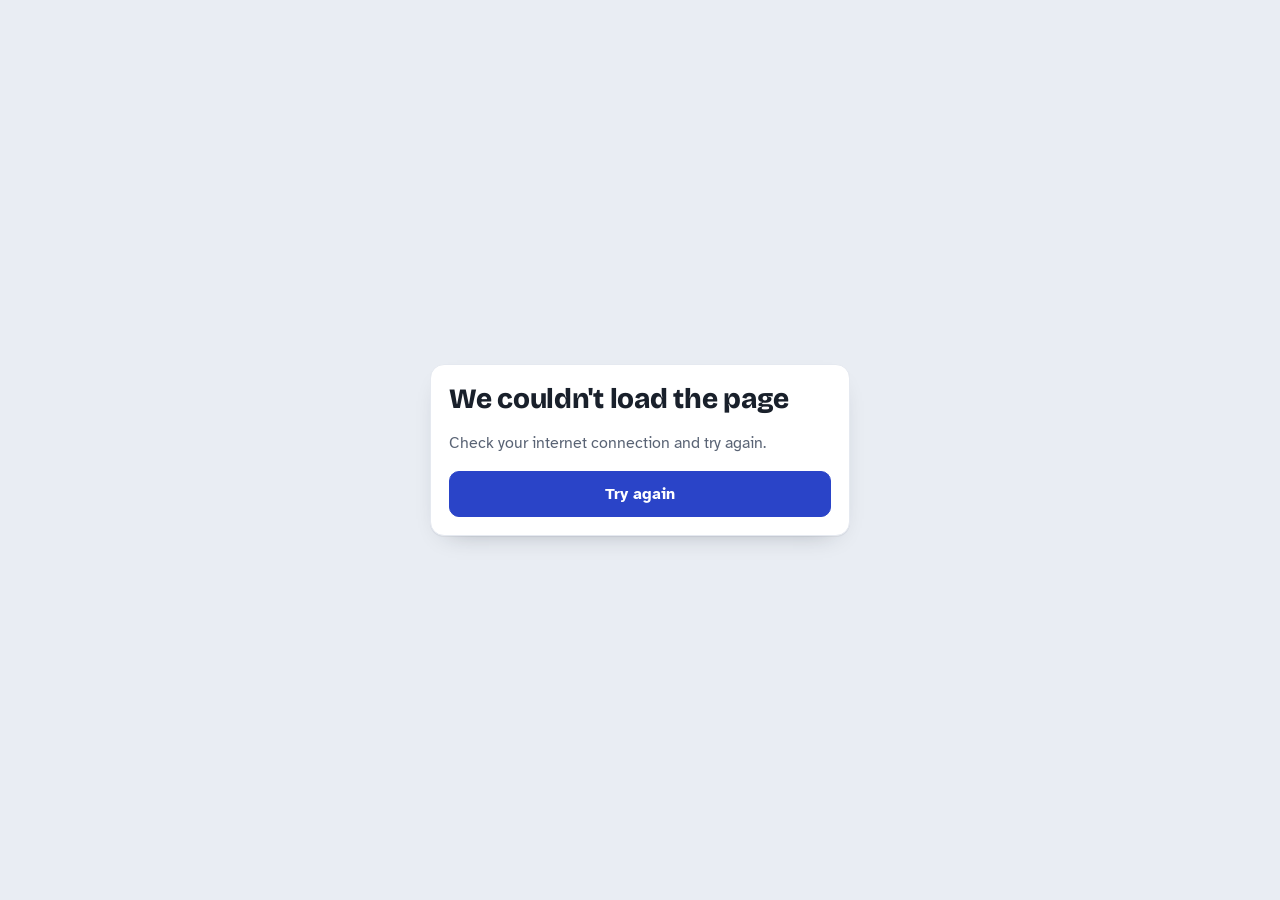
<file: index.html>
<!doctype html>
<html lang="es">
<head>
<meta charset="utf-8">
<meta name="viewport" content="width=device-width, initial-scale=1, viewport-fit=cover">
<meta name="theme-color" content="#E9EDF3">
<title>Tiendo: tu página de pedidos por WhatsApp</title>
<meta name="description" content="Páginas de pedidos para restaurantes y tiendas en Venezuela. Pruébala 15 días gratis: precios en dólares y bolívares, pedidos directo a tu WhatsApp y un panel para cambiar todo desde el teléfono.">
<link rel="icon" href="/img/favicon.svg" type="image/svg+xml">
<link rel="manifest" href="/panel/manifest.webmanifest">
<link rel="apple-touch-icon" href="/img/icono-192.png">
<link rel="preconnect" href="https://fonts.googleapis.com">
<link rel="preconnect" href="https://fonts.gstatic.com" crossorigin>
<link rel="stylesheet" href="https://fonts.googleapis.com/css2?family=Atkinson+Hyperlegible:wght@400;700&family=Bricolage+Grotesque:opsz,wght@12..96,700;12..96,800&display=swap">
<link rel="stylesheet" href="/core/panel.css">
<style>
/* Portada de Tiendo. La idea es la de los paneles: un talonario. Arriba, el ticket del pedido tal
   como llega al WhatsApp; en los planes, boletos con borde troquelado y el sello de lo que te ahorras.
   El resto va callado para que lo que se recuerde sean esos dos papeles. */
html { scroll-behavior: smooth; }
@media (prefers-reduced-motion: reduce) { html { scroll-behavior: auto; } }
.ld { max-width: 1120px; margin: 0 auto; padding: 0 16px; }
.ld-cab { display: flex; align-items: center; justify-content: space-between; gap: 12px; padding: 14px 0; }
.ld-cab nav { display: flex; align-items: center; gap: 4px; }
.ld-cab nav a:not(.btn) { display: none; padding: 8px 10px; border-radius: 8px; color: var(--tinta); font-weight: 700; text-decoration: none; }
.ld-cab nav a:not(.btn):hover { background: var(--papel); }
@media (min-width: 820px) { .ld-cab nav a:not(.btn) { display: inline-block; } }

.ld-hero { display: grid; gap: 30px; padding: 18px 0 46px; align-items: center; }
.ld-hero h1 { font-size: clamp(34px, 7.4vw, 60px); line-height: 1.02; letter-spacing: -.025em; }
.ld-hero .sub { margin-top: 14px; font-size: 18px; color: var(--suave); max-width: 46ch; }
.ld-hero .acciones { margin-top: 22px; }
.ld-nota { margin-top: 12px; font-size: 15px; color: var(--suave); }
.btn-grande { min-height: 52px; padding: 0 22px; font-size: 17px; }
.ticket { position: relative; justify-self: center; width: min(360px, 100%); padding: 30px 22px 74px; background: var(--papel); border-radius: 6px; transform: rotate(1.6deg);
  font: 15px/1.55 ui-monospace, "SF Mono", Menlo, Consolas, monospace;
  -webkit-mask: radial-gradient(circle 7px at 50% 0, transparent 97%, #000) 0 0 / 18px 51% repeat-x, radial-gradient(circle 7px at 50% 100%, transparent 97%, #000) 0 100% / 18px 51% repeat-x;
  mask: radial-gradient(circle 7px at 50% 0, transparent 97%, #000) 0 0 / 18px 51% repeat-x, radial-gradient(circle 7px at 50% 100%, transparent 97%, #000) 0 100% / 18px 51% repeat-x; }
.ticket-sombra { justify-self: center; width: min(360px, 100%); filter: drop-shadow(0 26px 30px rgba(25, 32, 43, .2)); }
.ticket .de { display: flex; align-items: center; gap: 8px; margin-bottom: 12px; font: 700 13px/1.2 var(--cuerpo); color: var(--suave); }
.ticket .de i { width: 10px; height: 10px; border-radius: 50%; background: #25D366; }
.ticket b { font-weight: 800; }
.ticket .linea { display: flex; justify-content: space-between; gap: 10px; }
.ticket hr { border: 0; border-top: 1.5px dashed var(--linea); margin: 10px 0; }
.ticket .total { font-size: 17px; }
.ticket .sello { position: absolute; right: 22px; bottom: 28px; }

.ld-sec { padding: 44px 0; scroll-margin-top: 12px; }
.ld-sec > h2 { font-size: clamp(27px, 4.8vw, 40px); letter-spacing: -.015em; }
.ld-sec > p { color: var(--suave); margin-top: 8px; max-width: 60ch; font-size: 17px; }

/* Mira tu negocio aquí: escribe el nombre y la plantilla aparece con ese nombre dentro del teléfono */
.ld-mira { display: grid; gap: 28px; align-items: center; }
.mira-txt > h2 { font-size: clamp(27px, 4.8vw, 40px); letter-spacing: -.015em; }
.mira-txt > p { color: var(--suave); margin-top: 8px; max-width: 46ch; font-size: 17px; }
.mira-form { margin-top: 20px; display: flex; flex-direction: column; gap: 14px; padding: 18px; background: var(--papel); border: 1px solid var(--linea-2); border-radius: var(--radio); box-shadow: var(--sombra); }
.mira-form label[for] { font-weight: 700; }
.mira-fila { display: flex; gap: 8px; flex-wrap: wrap; }
.mira-fila .entrada { flex: 1 1 220px; min-width: 0; font-size: 17px; min-height: 48px; }
.mira-fila .btn { min-height: 48px; flex: 0 0 auto; }
.mira-pl { border: 0; margin: 0; padding: 0; min-width: 0; }
.mira-pl legend { font-weight: 700; margin-bottom: 8px; padding: 0; }
#mira-plantillas { display: flex; flex-wrap: wrap; gap: 8px; }
.mira-chip { position: relative; }
.mira-chip input { position: absolute; opacity: 0; inset: 0; margin: 0; cursor: pointer; }
.mira-chip span { display: inline-flex; align-items: center; min-height: 40px; padding: 0 14px; border-radius: 999px; border: 1.5px solid var(--linea); background: var(--papel); font-weight: 700; font-size: 15px; }
.mira-chip input:checked + span { background: var(--carbon); border-color: var(--carbon); color: #fff; }
.mira-chip input:focus-visible + span { outline: 3px solid var(--carbon); outline-offset: 2px; }
.mira-acciones { display: flex; flex-wrap: wrap; justify-content: center; gap: 8px; }
.mira-tel { justify-self: center; display: flex; flex-direction: column; align-items: center; gap: 12px; scroll-margin: 16px; }
.mira-tel-titulo { font-weight: 700; color: var(--suave); text-align: center; max-width: 30ch; overflow-wrap: anywhere; }
.mira-marco { width: 300px; height: 600px; border-radius: 42px; border: 11px solid #141821; background: #141821; overflow: hidden; box-shadow: 0 36px 70px -34px rgba(25, 32, 43, .6); }
.mira-pantalla { position: relative; width: 100%; height: 100%; overflow: hidden; border-radius: 31px; background: var(--papel-2); }
.mira-pantalla img { display: block; width: 100%; height: auto; }
.mira-pista { position: absolute; left: 0; right: 0; bottom: 0; padding: 70px 18px 22px; text-align: center; font-weight: 700; color: var(--tinta); background: linear-gradient(to bottom, rgba(246, 248, 251, 0), var(--papel-2) 55%); }
/* La demo se dibuja como en un teléfono de 390 px y se achica para que quepa en el marco */
.mira-pantalla iframe { position: absolute; left: 0; top: 0; width: 390px; height: 811px; border: 0; transform: scale(.71282); transform-origin: 0 0; background: #fff; }
@media (max-width: 360px) { .mira-marco { width: 270px; height: 540px; } .mira-pantalla iframe { transform: scale(.6359); height: 815px; } }
@media (min-width: 900px) { .ld-mira { grid-template-columns: minmax(0, 1.1fr) minmax(0, .9fr); } }

/* Plantillas */
.ld-plantillas { margin-top: 24px; display: grid; gap: 14px; grid-template-columns: minmax(0, 1fr); }
@media (min-width: 680px) { .ld-plantillas { grid-template-columns: repeat(2, minmax(0, 1fr)); } }
@media (min-width: 1000px) { .ld-plantillas { grid-template-columns: repeat(3, minmax(0, 1fr)); } }
.ld-pl { display: grid; grid-template-columns: 96px minmax(0, 1fr); gap: 14px; align-items: start; padding: 12px; background: var(--papel); border: 1px solid var(--linea-2); border-radius: var(--radio); box-shadow: var(--sombra); }
.ld-pl-foto { display: block; border-radius: 10px; overflow: hidden; border: 1px solid var(--linea-2); background: var(--papel-2); }
.ld-pl-foto img { display: block; width: 100%; height: auto; aspect-ratio: 390 / 600; object-fit: cover; object-position: top; }
.ld-pl-txt { display: flex; flex-direction: column; gap: 8px; min-width: 0; height: 100%; }
.ld-pl h3 { font-size: 21px; }
.ld-pl-desc { font-size: 15px; line-height: 1.45; }
.ld-pl-ideal { font-size: 14px; color: var(--suave); }
.ld-pl .plan-puntos li { font-size: 14px; }
/* En el teléfono basta la descripción; la lista completa se ve desde la tableta */
@media (max-width: 679px) { .ld-pl .plan-puntos { display: none; } }
.ld-pl .acciones { margin-top: auto; padding-top: 4px; }
@media (min-width: 1000px) {
  .ld-pl { grid-template-columns: minmax(0, 1fr); padding: 12px 12px 16px; }
  .ld-pl-foto img { aspect-ratio: 390 / 360; }
  .ld-pl-txt { padding: 2px 4px 0; }
}

/* Planes: boletos troquelados */
.ld-ciclo { margin-top: 22px; display: flex; flex-wrap: wrap; align-items: center; gap: 10px 16px; }
.ld-ciclo .segmento { width: min(340px, 100%); background: var(--papel); }
.ld-ciclo p { color: var(--verde); font-weight: 700; font-size: 15px; }
.boletos { margin-top: 22px; display: grid; gap: 22px; grid-template-columns: minmax(0, 1fr); }
@media (min-width: 820px) { .boletos { grid-template-columns: repeat(3, minmax(0, 1fr)); gap: 18px; } }
.boleto-sombra { display: flex; min-width: 0; filter: drop-shadow(0 18px 22px rgba(25, 32, 43, .13)) drop-shadow(0 1px 1px rgba(25, 32, 43, .08)); }
.boleto { --muescas: radial-gradient(circle 7px at 50% 0, transparent 97%, #000) 0 0 / 18px 51% repeat-x, radial-gradient(circle 7px at 50% 100%, transparent 97%, #000) 0 100% / 18px 51% repeat-x;
  position: relative; flex: 1; min-width: 0; display: flex; flex-direction: column; gap: 14px; padding: 30px 22px 28px; background: var(--papel); border-radius: 4px;
  -webkit-mask: var(--muescas); mask: var(--muescas); }
.boleto h3 { font-size: 23px; }
.boleto-para { color: var(--suave); font-size: 15px; margin-top: -8px; min-height: 2.9em; }
.boleto-precio { display: flex; align-items: baseline; flex-wrap: wrap; gap: 4px 8px; font-family: var(--titulos); }
.boleto-precio b { font-size: 54px; line-height: .95; font-weight: 800; letter-spacing: -.03em; font-variant-numeric: tabular-nums; }
.boleto-precio span { font-weight: 700; font-size: 17px; color: var(--suave); }
.boleto-equiv { color: var(--suave); font-size: 14px; min-height: 1.5em; margin-top: -6px; }
.boleto-corte { border: 0; border-top: 2px dashed var(--linea); margin: 2px -22px; }
.boleto .plan-puntos { flex: 1; align-content: start; }
.boleto .btn { width: 100%; }
.boleto .sello { position: absolute; top: 24px; right: 16px; }
.boleto-premium { background: var(--tinta); color: #fff; }
.boleto-premium .boleto-para, .boleto-premium .boleto-precio span, .boleto-premium .boleto-equiv { color: #C2CAD8; }
.boleto-premium .boleto-corte { border-top-color: #3A4555; }
.boleto-premium .sello { --c: #8FE3B3; box-shadow: inset 0 0 0 2px var(--tinta), inset 0 0 0 3.5px var(--c); }
.boleto-premium .btn { background: #fff; color: var(--tinta); border-color: #fff; }
.boleto-premium .btn:hover { background: var(--carbon-suave); border-color: var(--carbon-suave); }
.ld-planes-nota { margin-top: 18px; color: var(--suave); font-size: 15px; max-width: 70ch; }

/* Pasos (sí van en orden) */
.ld-pasos { margin-top: 22px; display: grid; grid-template-columns: repeat(auto-fit, minmax(240px, 1fr)); gap: 14px; counter-reset: paso; list-style: none; padding: 0; }
.ld-pasos li { counter-increment: paso; background: var(--papel); border: 1px solid var(--linea-2); border-radius: var(--radio); padding: 18px; box-shadow: var(--sombra); }
.ld-pasos li::before { content: counter(paso); display: inline-grid; place-items: center; width: 34px; height: 34px; margin-bottom: 10px; border-radius: 50%; background: var(--carbon); color: #fff; font: 800 17px/1 var(--titulos); }
.ld-pasos h3 { font-size: 19px; margin-bottom: 4px; }
.ld-pasos p { color: var(--suave); }

/* Cómo pagas: un recibo */
.ld-pago { margin-top: 22px; display: grid; gap: 22px; align-items: start; grid-template-columns: minmax(0, 1fr); }
@media (min-width: 860px) { .ld-pago { grid-template-columns: minmax(0, 1fr) minmax(0, 400px); gap: 40px; } }
.ld-pago-txt { display: flex; flex-direction: column; gap: 12px; font-size: 17px; }
.ld-pago-txt p { max-width: 52ch; }
.ld-pago-txt .suave { font-size: 15px; }
.recibo-ld { padding: 22px 22px 18px; background: var(--papel); border-radius: 6px; box-shadow: var(--sombra); font: 15px/1.55 ui-monospace, "SF Mono", Menlo, Consolas, monospace; }
.recibo-ld h3 { font: 800 19px/1.2 var(--titulos); margin-bottom: 8px; }
.recibo-ld ul { list-style: none; margin: 0; padding: 0; }
.recibo-ld li { display: flex; justify-content: space-between; gap: 12px; padding: 9px 0; border-bottom: 1.5px dashed var(--linea); }
.recibo-ld li span:last-child { color: var(--verde); font-weight: 700; white-space: nowrap; }
.recibo-ld p { margin-top: 12px; font: 14px/1.5 var(--cuerpo); color: var(--suave); }

/* Instalar la app */
.ld-app { display: grid; gap: 26px; align-items: center; grid-template-columns: minmax(0, 1fr); }
@media (min-width: 760px) { .ld-app { grid-template-columns: minmax(0, 1fr) auto; gap: 48px; } }
.ld-app > div > p { color: var(--suave); margin-top: 8px; max-width: 54ch; font-size: 17px; }
.ld-app .acciones { margin-top: 18px; }
.ld-tel { justify-self: center; width: 232px; padding: 30px 22px 26px; border-radius: 34px; background: var(--tinta); display: grid; grid-template-columns: repeat(4, 1fr); gap: 16px 12px; justify-items: center; box-shadow: 0 24px 40px -26px rgba(25, 32, 43, .7); }
.ld-tel i { display: block; width: 38px; height: 38px; border-radius: 10px; background: rgba(255, 255, 255, .1); }
.ld-tel figure { margin: 0; display: grid; justify-items: center; gap: 4px; grid-column: span 1; }
.ld-tel img { width: 38px; height: 38px; border-radius: 10px; }
.ld-tel figcaption { color: #fff; font-size: 11px; font-weight: 700; white-space: nowrap; }

.ld-lista { margin-top: 18px; display: grid; grid-template-columns: repeat(auto-fit, minmax(240px, 1fr)); gap: 10px 22px; padding: 0; list-style: none; }
.ld-lista li { display: flex; gap: 10px; align-items: flex-start; padding: 10px 0; border-top: 1px dashed var(--linea); }
.ld-lista li::before { content: ""; flex: none; width: 18px; height: 18px; margin-top: 3px; border-radius: 50%; background: var(--verde-suave) url("data:image/svg+xml,%3Csvg xmlns='http://www.w3.org/2000/svg' viewBox='0 0 24 24' fill='none' stroke='%231F7A4D' stroke-width='3.2' stroke-linecap='round' stroke-linejoin='round'%3E%3Cpath d='m6 12 4 4 8-8'/%3E%3C/svg%3E") center / 12px no-repeat; }

/* Preguntas */
.ld-faq { margin-top: 18px; display: grid; gap: 10px; max-width: 780px; }
.ld-faq details { background: var(--papel); border: 1px solid var(--linea-2); border-radius: 12px; padding: 0 18px; }
.ld-faq summary { cursor: pointer; list-style: none; display: flex; align-items: center; justify-content: space-between; gap: 14px; padding: 15px 0; font-weight: 700; font-size: 17px; }
.ld-faq summary::-webkit-details-marker { display: none; }
.ld-faq summary::after { content: "+"; flex: none; font: 800 22px/1 var(--titulos); color: var(--carbon); }
.ld-faq details[open] summary::after { content: "−"; }
.ld-faq details p { padding: 0 0 16px; color: var(--suave); max-width: 66ch; }

.ld-cierre { margin: 14px 0 40px; padding: 28px 22px; border-radius: var(--radio); background: var(--tinta); color: #fff; display: flex; flex-wrap: wrap; align-items: center; justify-content: space-between; gap: 18px; }
.ld-cierre h2 { font-size: 28px; }
.ld-cierre p { color: #C9D1DE; margin-top: 4px; }
.ld-cierre .btn-sec { background: transparent; color: #fff; border-color: #4A5566; }
.ld-cierre .btn-sec:hover { background: rgba(255, 255, 255, .08); border-color: #C9D1DE; }
.ld-pie { padding: 18px 0 30px; color: var(--suave); font-size: 14px; display: flex; flex-wrap: wrap; gap: 8px 18px; justify-content: space-between; }
.btn-wa { background: #1F7A4D; border-color: #1F7A4D; }
.btn-wa:hover { background: #17603c; border-color: #17603c; }
@media (min-width: 880px) {
  .ld-hero { grid-template-columns: minmax(0, 1.15fr) minmax(0, .85fr); padding: 34px 0 66px; }
}
</style>
</head>
<body class="pnl">
<div id="ruta" class="cargando-pantalla" hidden><p><span class="punto-carga"></span>Abriendo la página</p></div>

<div id="portada" hidden>
  <div class="ld">
    <header class="ld-cab">
      <div class="marca-eu"><img src="/img/favicon.svg" alt="">Tiendo</div>
      <nav aria-label="Secciones">
        <a href="#plantillas">Plantillas</a>
        <a href="#planes">Planes</a>
        <a href="#pagar">Cómo pagar</a>
        <a class="btn btn-sec btn-chico" href="/panel/">Entrar a mi panel</a>
      </nav>
    </header>

    <section class="ld-hero">
      <div>
        <h1>Tu menú en línea, con los pedidos directo a tu WhatsApp</h1>
        <p class="sub">Elige una plantilla, ponle tus precios y tus fotos, y compártela. Tus clientes arman el pedido y te llega listo al WhatsApp, con el total en dólares y en bolívares.</p>
        <div class="acciones">
          <a class="btn btn-wa btn-grande" data-cta="registro" href="/registro/"><span>Probar gratis <span data-dias>15</span> días</span></a>
          <a class="btn btn-sec btn-grande" href="#planes">Ver planes y precios</a>
        </div>
        <p class="ld-nota" id="nota-hero">Sin tarjeta y sin contrato. Tu página queda en línea apenas te registras.</p>
      </div>
      <div class="ticket-sombra">
        <figure class="ticket" aria-label="Así te llega un pedido al WhatsApp">
          <div class="de"><i></i>WhatsApp, hace un momento</div>
          <div><b>Nuevo pedido: Arepera Doña Rosa</b></div>
          <div>Cliente: María G.</div>
          <div>Tipo: Delivery</div>
          <hr>
          <div class="linea"><span>2 x Reina pepiada</span><span>$8.00</span></div>
          <div class="linea"><span>1 x Malta</span><span>$1.50</span></div>
          <div class="linea"><span>Delivery</span><span>$2.00</span></div>
          <hr>
          <div class="linea total"><b>Total</b><b>$11.50</b></div>
          <div>Pago: Pago Móvil</div>
          <div>En bolívares: Bs 419,75</div>
          <span class="sello verde grande">Recibido</span>
        </figure>
      </div>
    </section>
  </div>

  <div class="ld">
    <section class="ld-sec ld-mira" id="mira" aria-labelledby="mira-titulo">
      <div class="mira-txt">
        <h2 id="mira-titulo">Mira cómo queda con tu negocio</h2>
        <p>Escribe el nombre de tu negocio y elige una plantilla. Así la verían tus clientes, ahora mismo.</p>
        <form class="mira-form" id="mira-form" autocomplete="off">
          <label for="mira-nombre">El nombre de tu negocio</label>
          <div class="mira-fila">
            <input class="entrada" id="mira-nombre" type="text" maxlength="40" placeholder="Ej: Arepera Doña Rosa" enterkeyhint="go" autocapitalize="words">
            <button class="btn" type="submit">Ver mi página</button>
          </div>
          <fieldset class="mira-pl">
            <legend>Plantilla</legend>
            <div id="mira-plantillas"></div>
          </fieldset>
        </form>
      </div>
      <div class="mira-tel">
        <p class="mira-tel-titulo" id="mira-tel-titulo" aria-live="polite"></p>
        <div class="mira-marco">
          <div class="mira-pantalla">
            <img id="mira-img" alt="" width="390" height="600">
            <p class="mira-pista" id="mira-pista">Escribe tu nombre y toca «Ver mi página»</p>
            <iframe id="mira-frame" title="Vista de tu página" hidden></iframe>
          </div>
        </div>
        <div class="mira-acciones" id="mira-acciones" hidden>
          <a class="btn btn-wa btn-grande" id="mira-crear" href="/registro/">Crear mi página gratis</a>
          <a class="btn btn-sec btn-grande" id="mira-abrir" href="/t/burgers/" target="_blank" rel="noopener">Abrirla completa</a>
        </div>
      </div>
    </section>

    <section class="ld-sec" id="plantillas">
      <h2>Siete plantillas, una para cada negocio</h2>
      <p>Ábrelas y haz un pedido de prueba: así lo vería tu cliente. En la prueba gratis usas la que elijas.</p>
      <div class="ld-plantillas" id="lista-plantillas"></div>
    </section>

    <section class="ld-sec" id="planes">
      <h2>Planes</h2>
      <p>Todos empiezan con <span data-dias>15</span> días gratis. Cuando termina la prueba eliges tu plan desde tu panel: nada se cobra solo.</p>
      <div class="ld-ciclo">
        <div class="segmento" role="group" aria-label="Cómo quieres pagar">
          <button type="button" data-ciclo="mensual" aria-pressed="true">Pago mensual</button>
          <button type="button" data-ciclo="anual" aria-pressed="false">Pago anual</button>
        </div>
        <p id="ahorro-anual"></p>
      </div>
      <div class="boletos" id="boletos" aria-live="polite"></div>
      <p class="ld-planes-nota" id="nota-planes"></p>
    </section>

    <section class="ld-sec">
      <h2>Cómo funciona</h2>
      <ol class="ld-pasos">
        <li><h3>Te registras</h3><p>Eliges la plantilla y pones el nombre de tu negocio y tu WhatsApp. Tu página queda en línea con un menú de muestra.</p></li>
        <li><h3>La pruebas <span data-dias>15</span> días</h3><p>Cambias precios, fotos y la tasa del día desde tu panel, y la compartes con tus clientes.</p></li>
        <li><h3>Eliges tu plan y pagas</h3><p>Básico o Premium, por mes o por año. Reportas el pago en tu panel y lo confirmamos.</p></li>
      </ol>
    </section>

    <section class="ld-sec" id="pagar">
      <h2>Cómo pagas</h2>
      <div class="ld-pago">
        <div class="ld-pago-txt">
          <p>Pagas en dólares o en bolívares a la tasa del día. Los datos para pagar están en tu panel, en <b>Mi suscripción</b>: los copias con un toque, pagas y reportas la referencia o la captura.</p>
          <p>Lo revisamos y tu plan queda al día. Si pagas el año completo, te ahorras dos meses o más.</p>
          <p class="suave">¿Dudas con el pago? Escríbenos al <a data-wa href="#" target="_blank" rel="noopener"><span data-wa-visible>0414-474-1237</span></a>.</p>
        </div>
        <div class="recibo-ld">
          <h3>Formas de pago</h3>
          <ul id="metodos"></ul>
          <p>Los montos en bolívares se calculan con la tasa del día.</p>
        </div>
      </div>
    </section>

    <section class="ld-sec" id="app">
      <div class="ld-app">
        <div>
          <h2 style="font-size:clamp(27px,4.8vw,40px);letter-spacing:-.015em">Tu panel, como app en tu teléfono</h2>
          <p>Instálalo y entras con un toque para cambiar precios, marcar lo que se acabó o ver tus pedidos. No pasa por la tienda de apps y casi no ocupa espacio.</p>
          <div class="acciones">
            <button class="btn btn-grande" type="button" data-instalar>Instalar la app</button>
            <a class="btn btn-sec btn-grande" href="/panel/">Entrar a mi panel</a>
          </div>
        </div>
        <div class="ld-tel" aria-hidden="true">
          <i></i><i></i><i></i><i></i>
          <i></i><figure><img src="/img/icono-192.png" alt=""><figcaption>Mi página</figcaption></figure><i></i><i></i>
          <i></i><i></i><i></i><i></i>
        </div>
      </div>
    </section>

    <section class="ld-sec">
      <h2>Lo que cambias tú mismo</h2>
      <ul class="ld-lista">
        <li>Precios, fotos y descripciones de tus productos</li>
        <li>La tasa del día, para mostrar los precios en bolívares</li>
        <li>Lo que se acabó hoy, con un toque</li>
        <li>Horario, dirección, redes y formas de pago</li>
        <li>Colores, letras y la mascota que baila</li>
        <li>Avisos del día y cintas de promoción</li>
      </ul>
    </section>

    <section class="ld-sec">
      <h2>Preguntas frecuentes</h2>
      <div class="ld-faq">
        <details><summary>¿Necesito tarjeta para la prueba gratis?</summary><p>No. Solo el nombre de tu negocio, tu WhatsApp y una contraseña para tu panel.</p></details>
        <details><summary><span>¿Qué pasa cuando terminan los <span data-dias>15</span> días?</span></summary><p>Tu página se pausa hasta que elijas un plan y reportes el pago. Todo lo que cargaste queda guardado: precios, fotos y colores.</p></details>
        <details><summary>¿Cobran comisión por cada pedido?</summary><p>No. Pagas tu plan y los pedidos llegan directo a tu WhatsApp, sin intermediarios.</p></details>
        <details><summary>¿Puedo cambiar de plantilla?</summary><p>Con Premium, cuando quieras, y el menú de cada plantilla queda guardado por si vuelves a ella. Con Básico usas la que elegiste; si quieres otra, escríbenos.</p></details>
        <details><summary>¿Puedo tener varias páginas?</summary><p>Con Premium tienes <span data-max>2</span> incluidas y puedes sumar más por <span data-extra>$10</span> al mes cada una: una por sucursal, marca o línea de productos, cada una con su enlace y su plantilla.</p></details>
        <details><summary>¿Puedo usar mi propio dominio?</summary><p>Sí. Si tienes o compras un dominio (por ejemplo minegocio.com), escríbenos y tu página se ve ahí.</p></details>
      </div>
    </section>

    <section class="ld-cierre">
      <div><h2>Pruébala con tu menú</h2><p><span data-dias>15</span> días gratis, sin tarjeta. Si te gusta, eliges tu plan.</p></div>
      <div class="acciones">
        <a class="btn btn-wa btn-grande" data-cta="registro" href="/registro/"><span>Probar gratis <span data-dias>15</span> días</span></a>
        <a class="btn btn-sec btn-grande" data-wa href="#" target="_blank" rel="noopener">Escribir por WhatsApp</a>
      </div>
    </section>

    <footer class="ld-pie">
      <span>Tiendo</span>
      <span>WhatsApp <a data-wa href="#" target="_blank" rel="noopener"><span data-wa-visible>0414-474-1237</span></a></span>
      <span><a href="/panel/">Entrar a mi panel</a></span>
    </footer>
  </div>
</div>

<noscript><p style="padding:24px">Esta página necesita JavaScript.</p></noscript>
<script src="/core/idiomas.js"></script>
<script src="/core/idiomas-plataforma.js"></script>
<script src="/core/config.js"></script>
<script src="/core/catalogos.js"></script>
<script src="/t/sushi/datos.js"></script>
<script src="/t/arepera/datos.js"></script>
<script src="/t/pizzeria/datos.js"></script>
<script src="/t/burgers/datos.js"></script>
<script src="/t/delicias/datos.js"></script>
<script src="/t/boutique/datos.js"></script>
<script src="/t/licoreria/datos.js"></script>
<script>
/* Si la dirección trae un negocio (?n=usuario, un subdominio o un dominio propio), se abre su página.
   Si no, se muestra la portada de Tiendo. */
(function () {
  "use strict";
  var C = window.EU_CONFIG;
  var params = new URLSearchParams(location.search);
  function identificar() {
    var n = (params.get("n") || params.get("negocio") || "").trim().toLowerCase();
    if (n) return { slug: n };
    var host = location.hostname.toLowerCase();
    /* Las direcciones gratis de Cloudflare, Vercel y Netlify son de la plataforma, no de un cliente. */
    if (!host || host === "localhost" || host === "127.0.0.1" || /\.((workers|pages)\.dev|vercel\.app|netlify\.app)$/.test(host)) return null;
    if (C.dominioBase) {
      if (host === C.dominioBase || host === "www." + C.dominioBase) return null;
      if (host.slice(-(C.dominioBase.length + 1)) === "." + C.dominioBase) {
        var sub = host.slice(0, -(C.dominioBase.length + 1));
        return sub && sub.indexOf(".") < 0 && ["www", "app", "panel", "admin"].indexOf(sub) < 0 ? { slug: sub } : null;
      }
    }
    return { dominio: host.replace(/^www\./, "") };
  }
  function noDisponible(titulo, texto, reintentar) {
    var r = document.getElementById("ruta");
    r.innerHTML = "";
    var m = document.createElement("main");
    m.className = "eu-pantalla entrada-pantalla";
    var hj = document.createElement("div");
    hj.className = "hoja entrada-hoja";
    var h1 = document.createElement("h1"); h1.textContent = titulo;
    var p = document.createElement("p"); p.className = "suave"; p.textContent = texto;
    hj.append(h1, p);
    if (reintentar) { var b = document.createElement("button"); b.className = "btn"; b.type = "button"; b.textContent = "Intentar de nuevo"; b.onclick = function () { location.reload(); }; hj.append(b); }
    m.append(hj);
    r.replaceWith(m);
    document.title = titulo;
  }
  var id = identificar();
  if (!id) { mostrarPortada(); return; }
  document.getElementById("ruta").hidden = false;
  var base = C.supabaseUrl.replace(/\/+$/, "");
  var filtro = id.slug ? "slug=eq." + encodeURIComponent(id.slug) : "dominio=eq." + encodeURIComponent(id.dominio);
  fetch(base + "/rest/v1/eu_sitios?select=id,slug,nombre,plantilla,contenido,actualizado&estado=eq.activo&limit=1&" + filtro, {
    headers: { apikey: C.supabaseKey, Authorization: "Bearer " + C.supabaseKey }, cache: "no-store",
  }).then(function (r) { if (!r.ok) throw new Error("http " + r.status); return r.json(); }).then(function (filas) {
    var s = filas && filas[0];
    if (!s) { noDisponible("Esta página no está disponible", "Si eres el dueño del negocio, escríbele a Tiendo."); return; }
    try { sessionStorage.setItem("eu:sitio:" + s.slug, JSON.stringify({ t: Date.now(), sitio: s })); } catch (_) { /* sin almacenamiento */ }
    var extra = new URLSearchParams(location.search);
    extra.delete("negocio");
    extra.set("n", s.slug);
    location.replace("/t/" + encodeURIComponent(s.plantilla) + "/?" + extra.toString() + location.hash);
  }).catch(function () { noDisponible("No pudimos cargar la página", "Revisa tu conexión a internet y vuelve a intentar.", true); });

  /* La portada carga aparte lo suyo (planes, instalar la app), para no demorar las páginas de los clientes. */
  function mostrarPortada() {
    document.getElementById("portada").hidden = false;
    ["/core/planes.js", "/core/instalar.js", "/core/portada.js"].forEach(function (src) {
      var s = document.createElement("script");
      s.src = src; s.async = false;
      document.body.append(s);
    });
  }
})();
</script>
</body>
</html>
</file>
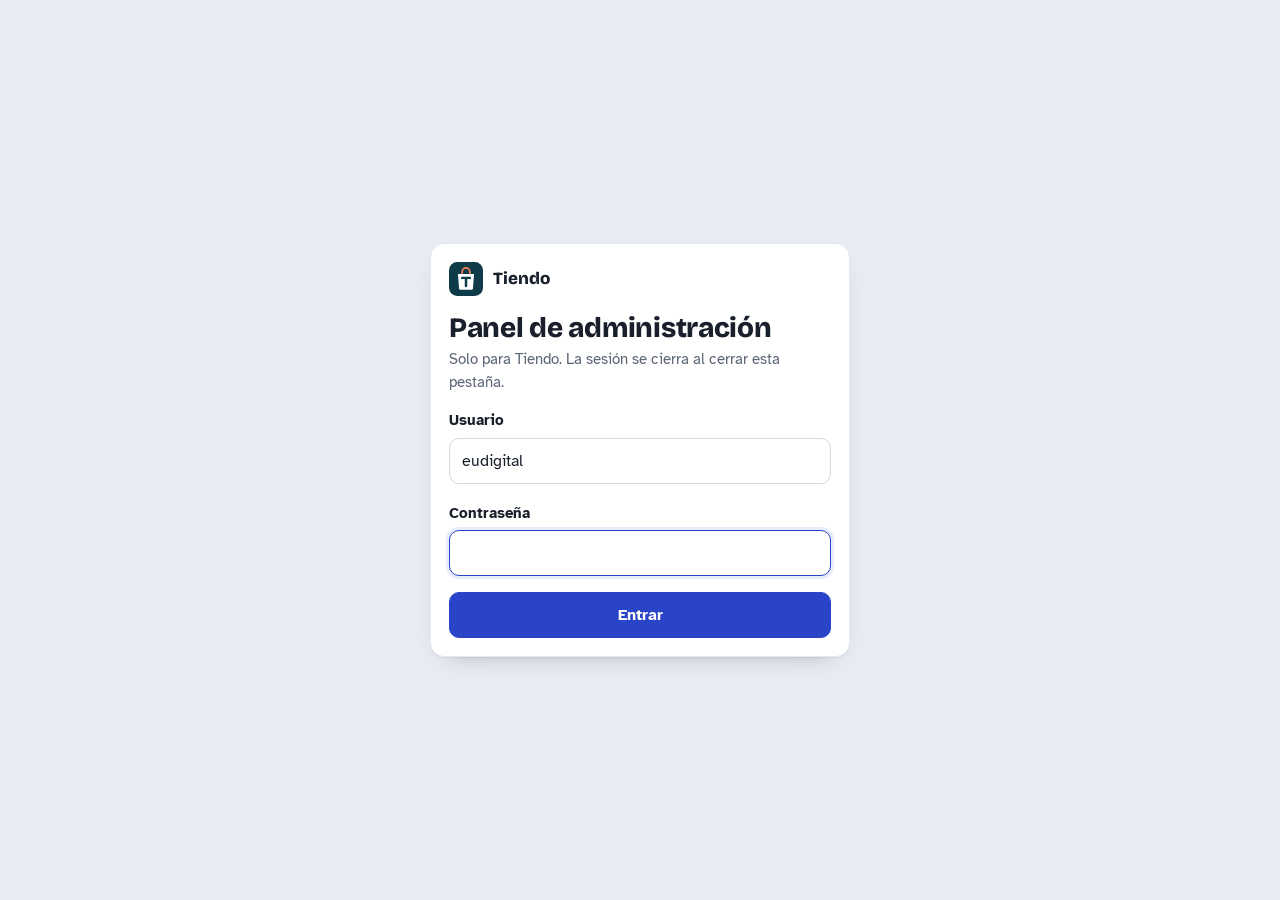
<file: admin/index.html>
<!doctype html>
<html lang="es">
<head>
<meta charset="utf-8">
<meta name="viewport" content="width=device-width, initial-scale=1, viewport-fit=cover">
<meta name="theme-color" content="#19202B">
<meta name="robots" content="noindex">
<title>Tiendo: administración</title>
<link rel="icon" href="/img/favicon.svg" type="image/svg+xml">
<link rel="manifest" href="/admin/manifest.webmanifest">
<link rel="apple-touch-icon" href="/img/icono-192.png">
<meta name="mobile-web-app-capable" content="yes">
<meta name="apple-mobile-web-app-capable" content="yes">
<meta name="apple-mobile-web-app-title" content="Tiendo">
<link rel="preconnect" href="https://fonts.googleapis.com">
<link rel="preconnect" href="https://fonts.gstatic.com" crossorigin>
<link rel="stylesheet" href="https://fonts.googleapis.com/css2?family=Atkinson+Hyperlegible:wght@400;700&family=Bricolage+Grotesque:opsz,wght@12..96,700;12..96,800&display=swap">
<link rel="stylesheet" href="/core/panel.css">
<style>
/* Panel de Tiendo: barra oscura arriba, secciones en pastillas, y las hojas del talonario:
   pagos por revisar como recibos que se sellan, clientes como fichas. */
.adm-arriba { position: sticky; top: 0; z-index: 20; padding-top: env(safe-area-inset-top, 0px); background: var(--tinta); }
.adm-cab, .adm-nav-in, .adm-main { max-width: 1180px; margin: 0 auto; }
.adm-cab { display: flex; align-items: center; justify-content: space-between; gap: 12px; padding: 10px 16px 4px; color: #fff; }
.adm-cab .marca-eu { color: #fff; }
.adm-cab .btn-plano { color: #C9D3FF; }
.adm-cab .btn-plano:hover { background: rgba(255, 255, 255, .1); }
.adm-cab .acciones { flex-wrap: nowrap; flex: none; }
.adm-cab .marca-eu { min-width: 0; white-space: nowrap; overflow: hidden; text-overflow: ellipsis; }
.adm-nav-in { display: flex; gap: 8px; overflow-x: auto; padding: 8px 16px 12px; scrollbar-width: none; }
.adm-nav-in::-webkit-scrollbar { display: none; }
.adm-nav-in button { flex: none; min-height: 40px; padding: 0 15px; border-radius: 999px; border: 1.5px solid rgba(255, 255, 255, .22); background: transparent; color: #E6EAF2; font-weight: 700; }
.adm-nav-in button[aria-current="page"] { background: #fff; color: var(--tinta); border-color: #fff; }
.adm-nav-in .cuenta { display: inline-grid; place-items: center; min-width: 22px; height: 22px; margin-left: 6px; padding: 0 6px; border-radius: 11px; background: #F2B544; color: #2B1C00; font-size: 13px; }
.adm-main { display: flex; flex-direction: column; gap: 14px; padding: 18px 16px calc(40px + env(safe-area-inset-bottom, 0px)); }
.adm-titulo { display: flex; align-items: flex-end; justify-content: space-between; gap: 12px; flex-wrap: wrap; padding: 2px; }
.adm-titulo h1 { font-size: 26px; }
.adm-titulo p { color: var(--suave); }
.cifras { display: grid; grid-template-columns: repeat(auto-fit, minmax(150px, 1fr)); gap: 10px; }
.cifra { display: flex; flex-direction: column; gap: 2px; padding: 14px 16px; border-radius: var(--radio); background: var(--papel); border: 1px solid var(--linea-2); box-shadow: var(--sombra); text-align: left; }
.cifra b { font-family: var(--titulos); font-weight: 800; font-size: 30px; line-height: 1.1; font-variant-numeric: tabular-nums; }
.cifra span { color: var(--suave); font-size: 14px; font-weight: 700; }
.cifra.ambar b { color: var(--ambar); }
.cifra.rojo b { color: var(--rojo); }
.cifra.verde b { color: var(--verde); }
button.cifra { cursor: pointer; font: inherit; color: inherit; }
button.cifra:hover { border-color: var(--carbon); }
.recibos { display: grid; grid-template-columns: repeat(auto-fill, minmax(300px, 1fr)); gap: 12px; }
.recibo-pago { position: relative; display: flex; flex-direction: column; gap: 10px; padding: 26px 18px 16px; border-radius: var(--radio); background: var(--papel); border: 1px solid var(--linea-2); box-shadow: var(--sombra); overflow: hidden; }
.recibo-pago::before { content: ""; position: absolute; left: 16px; right: 16px; top: 12px; border-top: 2px dashed var(--linea); }
.recibo-pago .monto { font-family: var(--titulos); font-weight: 800; font-size: 28px; line-height: 1; font-variant-numeric: tabular-nums; }
.recibo-pago .quien { font-weight: 700; }
.recibo-pago .sello-pos { position: absolute; right: 14px; top: 30px; }
.recibo-pago .nota { background: var(--papel-2); border-radius: 10px; padding: 8px 10px; font-size: 14px; }
.ficha { display: grid; grid-template-columns: minmax(0, 1fr) auto; gap: 6px 12px; align-items: center; width: 100%; padding: 14px 16px; border-radius: var(--radio); background: var(--papel); border: 1px solid var(--linea-2); box-shadow: var(--sombra); text-align: left; font: inherit; color: inherit; cursor: pointer; }
.ficha:hover { border-color: var(--carbon); }
.ficha b { font-family: var(--titulos); font-weight: 800; font-size: 18px; overflow-wrap: anywhere; }
.ficha .suave { font-size: 14px; }
.fichas { display: grid; grid-template-columns: repeat(auto-fill, minmax(290px, 1fr)); gap: 10px; }
.filtros { display: flex; flex-direction: column; gap: 10px; }
.plantillas { display: grid; grid-template-columns: repeat(auto-fill, minmax(200px, 1fr)); gap: 12px; }
.plantilla { display: flex; flex-direction: column; gap: 8px; padding: 10px; border: 1.5px solid var(--linea); border-radius: var(--radio); background: var(--papel); text-align: left; font: inherit; color: inherit; }
.plantilla img { width: 100%; aspect-ratio: 390 / 600; object-fit: cover; object-position: top; border-radius: 10px; background: var(--papel-2); border: 1px solid var(--linea-2); }
.plantilla b { font-family: var(--titulos); font-weight: 800; font-size: 17px; }
.plantilla p { color: var(--suave); font-size: 14px; }
button.plantilla { cursor: pointer; }
button.plantilla[aria-pressed="true"] { border-color: var(--carbon); box-shadow: 0 0 0 3px var(--carbon-suave); }
.credenciales { font-family: ui-monospace, "SF Mono", Menlo, Consolas, monospace; background: var(--papel-2); border: 1.5px dashed var(--linea); border-radius: 12px; padding: 12px 14px; white-space: pre-wrap; overflow-wrap: anywhere; font-size: 15px; }
.comprobante { max-width: 100%; border-radius: 10px; border: 1px solid var(--linea-2); }
.vacio-adm { padding: 26px 16px; text-align: center; color: var(--suave); background: var(--papel); border: 1.5px dashed var(--linea); border-radius: var(--radio); }
</style>
</head>
<body class="pnl">
<div id="app"><div class="cargando-pantalla"><p><span class="punto-carga"></span>Cargando</p></div></div>
<script src="/core/config.js"></script>
<script src="/core/catalogos.js"></script>
<script src="/t/sushi/datos.js"></script>
<script src="/t/arepera/datos.js"></script>
<script src="/t/pizzeria/datos.js"></script>
<script src="/t/burgers/datos.js"></script>
<script src="/t/delicias/datos.js"></script>
<script src="/t/boutique/datos.js"></script>
<script src="/t/licoreria/datos.js"></script>
<script src="/core/util.js"></script>
<script src="/core/api.js"></script>
<script src="/core/planes.js"></script>
<script src="/core/campos.js"></script>
<script src="/admin/admin.js"></script>
</body>
</html>
</file>
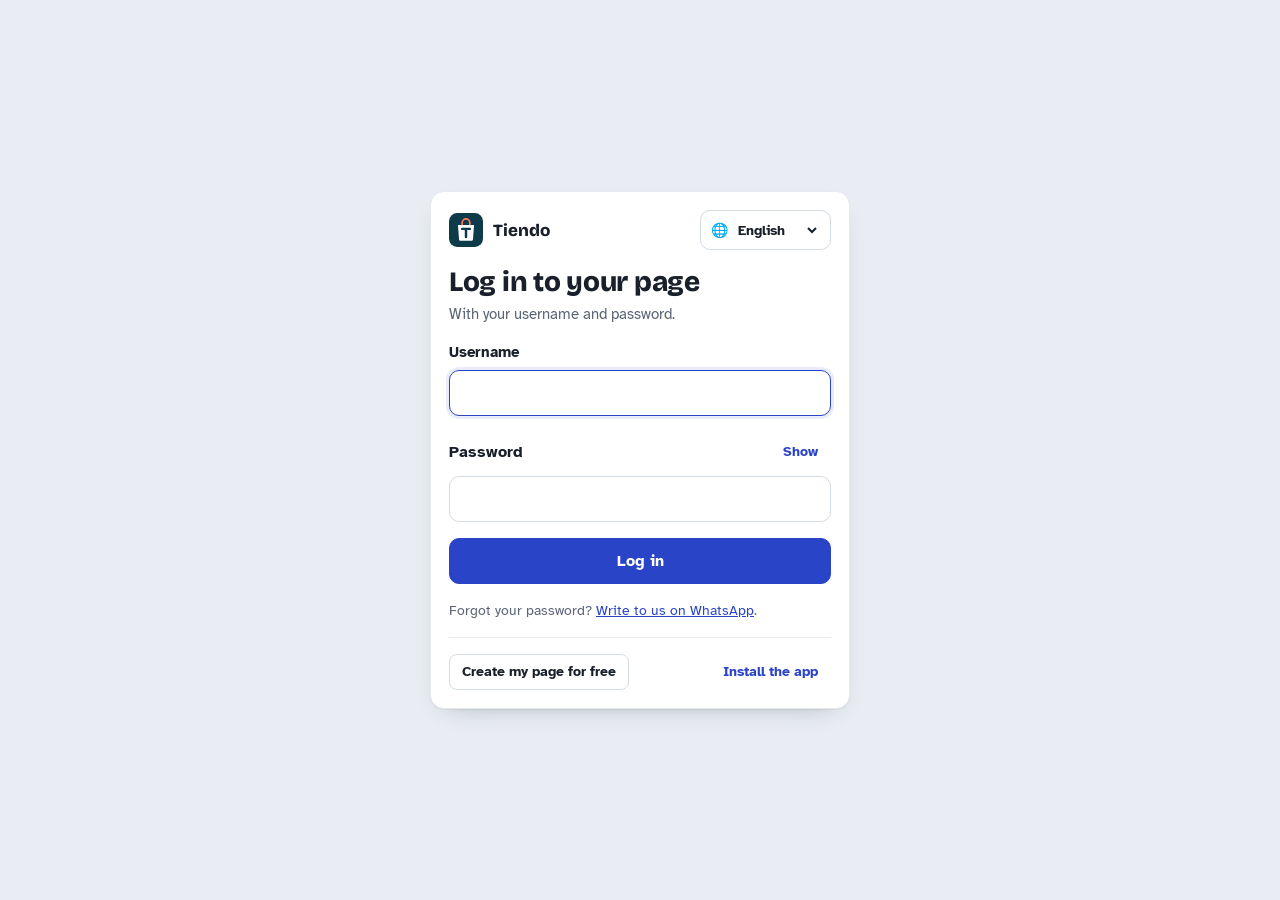
<file: panel/index.html>
<!doctype html>
<html lang="es">
<head>
<meta charset="utf-8">
<meta name="viewport" content="width=device-width, initial-scale=1, viewport-fit=cover">
<meta name="theme-color" content="#E9EDF3">
<meta name="robots" content="noindex">
<title>Panel de mi página</title>
<link rel="icon" href="/img/favicon.svg" type="image/svg+xml">
<link rel="manifest" href="/panel/manifest.webmanifest">
<link rel="apple-touch-icon" href="/img/icono-192.png">
<meta name="mobile-web-app-capable" content="yes">
<meta name="apple-mobile-web-app-capable" content="yes">
<meta name="apple-mobile-web-app-title" content="Mi página">
<link rel="preconnect" href="https://fonts.googleapis.com">
<link rel="preconnect" href="https://fonts.gstatic.com" crossorigin>
<link rel="stylesheet" href="https://fonts.googleapis.com/css2?family=Atkinson+Hyperlegible:wght@400;700&family=Bricolage+Grotesque:opsz,wght@12..96,700;12..96,800&display=swap">
<link rel="stylesheet" href="/core/panel.css">
<link rel="stylesheet" href="/core/mascotas.css">
<style>
/* Panel del cliente: arriba el nombre y las secciones; en el centro las hojas para editar;
   a la derecha (en computadora) un teléfono con la vista previa. Abajo, la barra para guardar. */
.pnl-arriba { position: sticky; top: 0; z-index: 20; background: var(--mesa); padding-top: env(safe-area-inset-top, 0px); }
.pnl-cab { background: var(--papel); border-bottom: 1px solid var(--linea-2); }
.pnl-cab-in, .pnl-nav-in, .pnl-main { max-width: 1320px; margin: 0 auto; }
.pnl-cab-in { display: flex; align-items: center; justify-content: space-between; gap: 12px; padding: 10px 16px; }
.pnl-marca { min-width: 0; display: flex; align-items: center; gap: 10px; }
.pnl-marca .logo { width: 38px; height: 38px; border-radius: 50%; object-fit: cover; flex: none; background: var(--papel-2); border: 1px solid var(--linea-2); }
.pnl-marca div { min-width: 0; display: flex; flex-direction: column; line-height: 1.2; }
.pnl-marca b { font-family: var(--titulos); font-weight: 800; font-size: 18px; white-space: nowrap; overflow: hidden; text-overflow: ellipsis; }
.pnl-marca span { color: var(--suave); font-size: 14px; }
.pnl-nav { border-bottom: 1px solid var(--linea-2); }
.pnl-nav-in { display: flex; gap: 8px; overflow-x: auto; padding: 10px 16px; scrollbar-width: none; }
.pnl-nav-in::-webkit-scrollbar { display: none; }
.pnl-nav button { flex: none; min-height: 40px; padding: 0 15px; border-radius: 999px; border: 1.5px solid var(--linea); background: var(--papel); font-weight: 700; color: var(--tinta); }
.pnl-nav button[aria-current="page"] { background: var(--tinta); border-color: var(--tinta); color: #fff; }
.pnl-nav button .punto { display: inline-block; width: 8px; height: 8px; margin-left: 6px; border-radius: 50%; background: var(--ambar); vertical-align: 1px; }
.pnl-main { display: grid; gap: 20px; padding: 16px 16px calc(110px + env(safe-area-inset-bottom, 0px)); align-items: start; }
.pnl-editor { display: flex; flex-direction: column; gap: 14px; min-width: 0; }
.pnl-titulo { display: flex; flex-direction: column; gap: 4px; padding: 4px 2px 2px; }
.pnl-titulo h1 { font-size: 26px; }
.pnl-titulo p { color: var(--suave); }
.pnl-vista { display: none; }
.pnl-vista .vista-cab { display: none; }
.telefono { position: relative; width: 390px; height: min(844px, calc(100vh - 190px)); border: 10px solid var(--tinta); border-radius: 38px; overflow: hidden; background: #fff; box-shadow: 0 24px 50px -24px rgba(25, 32, 43, .55); }
.telefono iframe { width: 100%; height: 100%; border: 0; display: block; background: #fff; }
.telefono .cubre { position: absolute; inset: 0; display: grid; place-items: center; background: rgba(255, 255, 255, .7); font-weight: 700; color: var(--suave); }
.vista-nota { margin-top: 10px; text-align: center; color: var(--suave); font-size: 14px; max-width: 390px; }
.pnl-guardar { position: fixed; left: 0; right: 0; bottom: 0; z-index: 30; background: var(--papel); border-top: 1px solid var(--linea-2); box-shadow: 0 -8px 24px -18px rgba(25, 32, 43, .4); }
.pnl-guardar-in { max-width: 1320px; margin: 0 auto; display: flex; align-items: center; gap: 10px; padding: 10px 16px calc(10px + env(safe-area-inset-bottom, 0px)); }
.pnl-guardar p { flex: 1; min-width: 0; font-weight: 700; font-size: 15px; line-height: 1.25; }
.pnl-guardar.sucio p { color: var(--ambar); }
.pnl-guardar .estado-ok::before { content: ""; display: inline-block; width: 9px; height: 9px; border-radius: 50%; background: var(--verde); margin-right: 8px; vertical-align: 1px; }
.pnl-guardar.sucio .estado-ok::before { background: var(--ambar); }
.btn-vista { display: inline-flex; }
.recibo { display: grid; grid-template-columns: minmax(0, 1fr) auto; gap: 4px 12px; align-items: center; padding: 12px 0; border-top: 1px dashed var(--linea); }
.recibo:first-child { border-top: 0; }
.recibo b { font-variant-numeric: tabular-nums; }
.recibo .suave { font-size: 14px; }
.recibo .respuesta { grid-column: 1 / -1; color: var(--rojo); font-size: 14px; font-weight: 700; }
.metodo-eu { border: 1.5px solid var(--linea-2); border-radius: 12px; padding: 12px 14px; }
.metodo-eu h3 { font-size: 16px; margin-bottom: 4px; }
.talon-fila { display: flex; align-items: flex-end; justify-content: space-between; gap: 14px; flex-wrap: wrap; }
.talon-monto { font-family: var(--titulos); font-weight: 800; font-size: 34px; line-height: 1; font-variant-numeric: tabular-nums; }
.talon-monto small { font-size: 16px; color: var(--suave); font-weight: 700; }
@media (min-width: 1024px) {
  .pnl-main { grid-template-columns: minmax(0, 1fr) 410px; gap: 28px; }
  .pnl-vista { display: flex; flex-direction: column; align-items: center; position: sticky; top: 132px; }
  .btn-vista { display: none; }
}
@media (max-width: 1023px) {
  .pnl-vista.abierta { display: flex; flex-direction: column; position: fixed; inset: 0; z-index: 60; background: var(--tinta); padding: env(safe-area-inset-top, 0px) 0 0; }
  .pnl-vista.abierta .vista-cab { display: flex; align-items: center; justify-content: space-between; gap: 10px; padding: 8px 12px; color: #fff; }
  .pnl-vista.abierta .vista-cab b { font-family: var(--titulos); font-size: 18px; }
  .pnl-vista.abierta .telefono { width: 100%; height: auto; flex: 1; border: 0; border-radius: 0; box-shadow: none; }
  .pnl-vista.abierta .vista-nota { display: none; }
}
@media (max-width: 1023px) {
  .pnl-guardar-in { flex-wrap: wrap; row-gap: 6px; }
  .pnl-guardar p { flex-basis: 100%; font-size: 14px; }
  .pnl-guardar .btn { flex: 1 1 0; padding: 0 8px; min-width: 0; font-size: 15px; white-space: normal; line-height: 1.15; }
  .pnl-main { padding-bottom: calc(140px + env(safe-area-inset-bottom, 0px)); }
}
.pnl-cab .acciones { flex-wrap: nowrap; flex: none; }

/* Mis pedidos */
.cifras { display: grid; grid-template-columns: repeat(2, minmax(0, 1fr)); gap: 10px; margin-top: 12px; }
.cifras.tres { grid-template-columns: repeat(3, minmax(0, 1fr)); }
.cifra { display: flex; flex-direction: column; gap: 2px; padding: 12px 14px; border: 1.5px solid var(--linea-2); border-radius: 14px; background: var(--papel-2); min-width: 0; }
.cifra > span { font-size: 14px; font-weight: 700; color: var(--suave); }
.cifra > b { font-family: var(--titulos); font-weight: 800; font-size: 34px; line-height: 1.05; font-variant-numeric: tabular-nums; }
.cifra > small { font-size: 14px; color: var(--suave); font-variant-numeric: tabular-nums; }
.cifra em { font-style: normal; font-size: 13px; font-weight: 700; margin-top: 4px; }
.cifra em.sube { color: var(--verde); }
.cifra em.baja { color: var(--rojo); }
@media (max-width: 560px) { .cifras.tres { grid-template-columns: 1fr 1fr; } .cifras.tres .cifra:last-child { grid-column: 1 / -1; } }
.barras { display: grid; grid-template-columns: repeat(14, minmax(0, 1fr)); gap: 6px; align-items: end; height: 170px; margin-top: 8px; }
.barra-dia { display: grid; grid-template-rows: 18px 1fr 18px; height: 100%; align-items: end; justify-items: center; min-width: 0; }
.barra-dia i { display: block; width: 100%; max-width: 28px; border-radius: 6px 6px 3px 3px; background: var(--carbon); opacity: .75; align-self: end; }
.barra-dia.hoy i { opacity: 1; background: var(--verde); }
.barras.visitas .barra-dia i { background: var(--ambar); opacity: .6; }
.barras.visitas .barra-dia.hoy i { background: var(--ambar); opacity: 1; }
.barra-n { font-size: 12px; font-weight: 700; font-variant-numeric: tabular-nums; align-self: end; }
.barra-dia small { font-size: 12px; color: var(--suave); font-variant-numeric: tabular-nums; }
.barra-dia.hoy small { color: var(--tinta); font-weight: 700; }
.top-lista { margin: 4px 0 0; padding: 0; list-style: none; counter-reset: top; }
.top-lista li { counter-increment: top; display: grid; grid-template-columns: 30px minmax(0, 1fr) auto auto; gap: 10px; align-items: center; padding: 10px 0; border-top: 1px dashed var(--linea); }
.top-lista li:first-child { border-top: 0; }
.top-lista li::before { content: counter(top); display: grid; place-items: center; width: 28px; height: 28px; border-radius: 50%; background: var(--papel-2); border: 1.5px solid var(--linea-2); font-weight: 800; font-size: 14px; }
.top-nombre { overflow-wrap: anywhere; font-weight: 700; }
.top-lista b { font-variant-numeric: tabular-nums; }
.lista-pedidos { display: flex; flex-direction: column; }
.pedido-fila { display: grid; grid-template-columns: minmax(0, 1fr) auto; gap: 4px 12px; padding: 11px 0; border-top: 1px dashed var(--linea); }
.pedido-fila:first-child { border-top: 0; }
.pedido-txt { display: flex; flex-direction: column; gap: 2px; min-width: 0; }
.pedido-txt b { font-weight: 700; overflow-wrap: anywhere; display: -webkit-box; -webkit-line-clamp: 2; -webkit-box-orient: vertical; overflow: hidden; }
.pedido-txt .suave { font-size: 14px; }
.pedido-total { font-variant-numeric: tabular-nums; }
.vacio-pedidos h2 { font-size: 21px; margin-bottom: 6px; }
.vacio-pedidos p { margin-bottom: 8px; }

/* Compartir */
.enlace-caja { font-weight: 700; padding: 12px 14px; border-radius: 12px; background: var(--papel-2); border: 1.5px dashed var(--linea); overflow-wrap: anywhere; margin-bottom: 12px; }
.wa-chat { background: #E6DDD4; border-radius: 16px; padding: 16px; }
.wa-burbuja { max-width: 420px; margin-left: auto; background: #D9FDD3; border-radius: 12px 4px 12px 12px; padding: 5px; box-shadow: 0 1px 1px rgba(0, 0, 0, .12); color: #111b21; }
.wa-imagen { border-radius: 8px 8px 0 0; overflow: hidden; background: rgba(0, 0, 0, .06); aspect-ratio: 1200 / 630; display: grid; place-items: center; }
.wa-imagen canvas { width: 100%; height: 100%; display: block; }
.wa-texto { display: flex; flex-direction: column; gap: 2px; background: rgba(0, 0, 0, .05); padding: 8px 10px; border-radius: 0 0 8px 8px; }
.wa-texto b { font-size: 15px; }
.wa-texto span { font-size: 14px; color: #3b4a54; display: -webkit-box; -webkit-line-clamp: 2; -webkit-box-orient: vertical; overflow: hidden; }
.wa-texto small { font-size: 13px; color: #667781; }
.wa-enlace { font-size: 14px; color: #027eb5; padding: 6px 6px 2px; overflow-wrap: anywhere; }
.qr-fila { display: flex; flex-wrap: wrap; gap: 18px; align-items: center; }
.qr-vista { width: 180px; height: 180px; border-radius: 12px; border: 1.5px solid var(--linea-2); image-rendering: pixelated; flex: none; }
.qr-botones { display: flex; flex-direction: column; align-items: stretch; gap: 10px; flex: 1 1 220px; min-width: 0; }

/* Mis páginas, planes y la app */
button.pnl-marca-btn { border: 0; background: none; padding: 0; text-align: left; font: inherit; color: inherit; cursor: pointer; border-radius: 10px; }
button.pnl-marca-btn span { color: var(--carbon); font-weight: 700; }
.talon-precio { margin-top: 4px; font-weight: 700; color: var(--suave); font-variant-numeric: tabular-nums; }
.paginas { display: flex; flex-direction: column; }
.pagina { display: grid; grid-template-columns: 56px minmax(0, 1fr); gap: 10px 14px; align-items: start; padding: 14px 0; border-top: 1px dashed var(--linea); }
.pagina:first-child { border-top: 0; padding-top: 0; }
.pagina:last-child { padding-bottom: 0; }
.pagina > img { width: 56px; height: 74px; object-fit: cover; object-position: top; border-radius: 8px; border: 1px solid var(--linea-2); background: var(--papel-2); }
.pagina-txt { min-width: 0; display: flex; flex-direction: column; gap: 2px; }
.pagina-txt h3 { font-size: 18px; overflow-wrap: anywhere; }
.pagina-enlace { font-size: 14px; overflow-wrap: anywhere; }
.pagina > .acciones { grid-column: 1 / -1; }
.pagina .chip { min-height: 36px; font-size: 14px; border-style: dashed; color: var(--suave); }
.app-invita { display: grid; grid-template-columns: 52px minmax(0, 1fr); gap: 12px 14px; align-items: center; }
.app-invita > img { border-radius: 12px; }
.app-invita > .acciones { grid-column: 1 / -1; }
@media (min-width: 620px) {
  .pagina { grid-template-columns: 56px minmax(0, 1fr) auto; }
  .pagina > .acciones { grid-column: auto; justify-content: flex-end; max-width: 300px; }
  .app-invita { grid-template-columns: 52px minmax(0, 1fr) auto; }
  .app-invita > .acciones { grid-column: auto; }
}
</style>
</head>
<body class="pnl">
<div id="app"><div class="cargando-pantalla"><p><span class="punto-carga"></span>Cargando</p></div></div>
<script src="/core/idiomas.js"></script>
<script src="/core/idiomas-plataforma.js"></script>
<script src="/core/config.js"></script>
<script src="/core/catalogos.js"></script>
<script src="/t/sushi/datos.js"></script>
<script src="/t/arepera/datos.js"></script>
<script src="/t/pizzeria/datos.js"></script>
<script src="/t/burgers/datos.js"></script>
<script src="/t/delicias/datos.js"></script>
<script src="/t/boutique/datos.js"></script>
<script src="/t/licoreria/datos.js"></script>
<script src="/core/util.js"></script>
<script src="/core/api.js"></script>
<script src="/core/planes.js"></script>
<script src="/core/instalar.js"></script>
<script src="/core/mascotas.js"></script>
<script src="/core/campos.js"></script>
<script src="/core/qr.js"></script>
<script src="/core/compartir.js"></script>
<script src="/core/mapa.js"></script>
<script src="/panel/panel.js"></script>
</body>
</html>
</file>
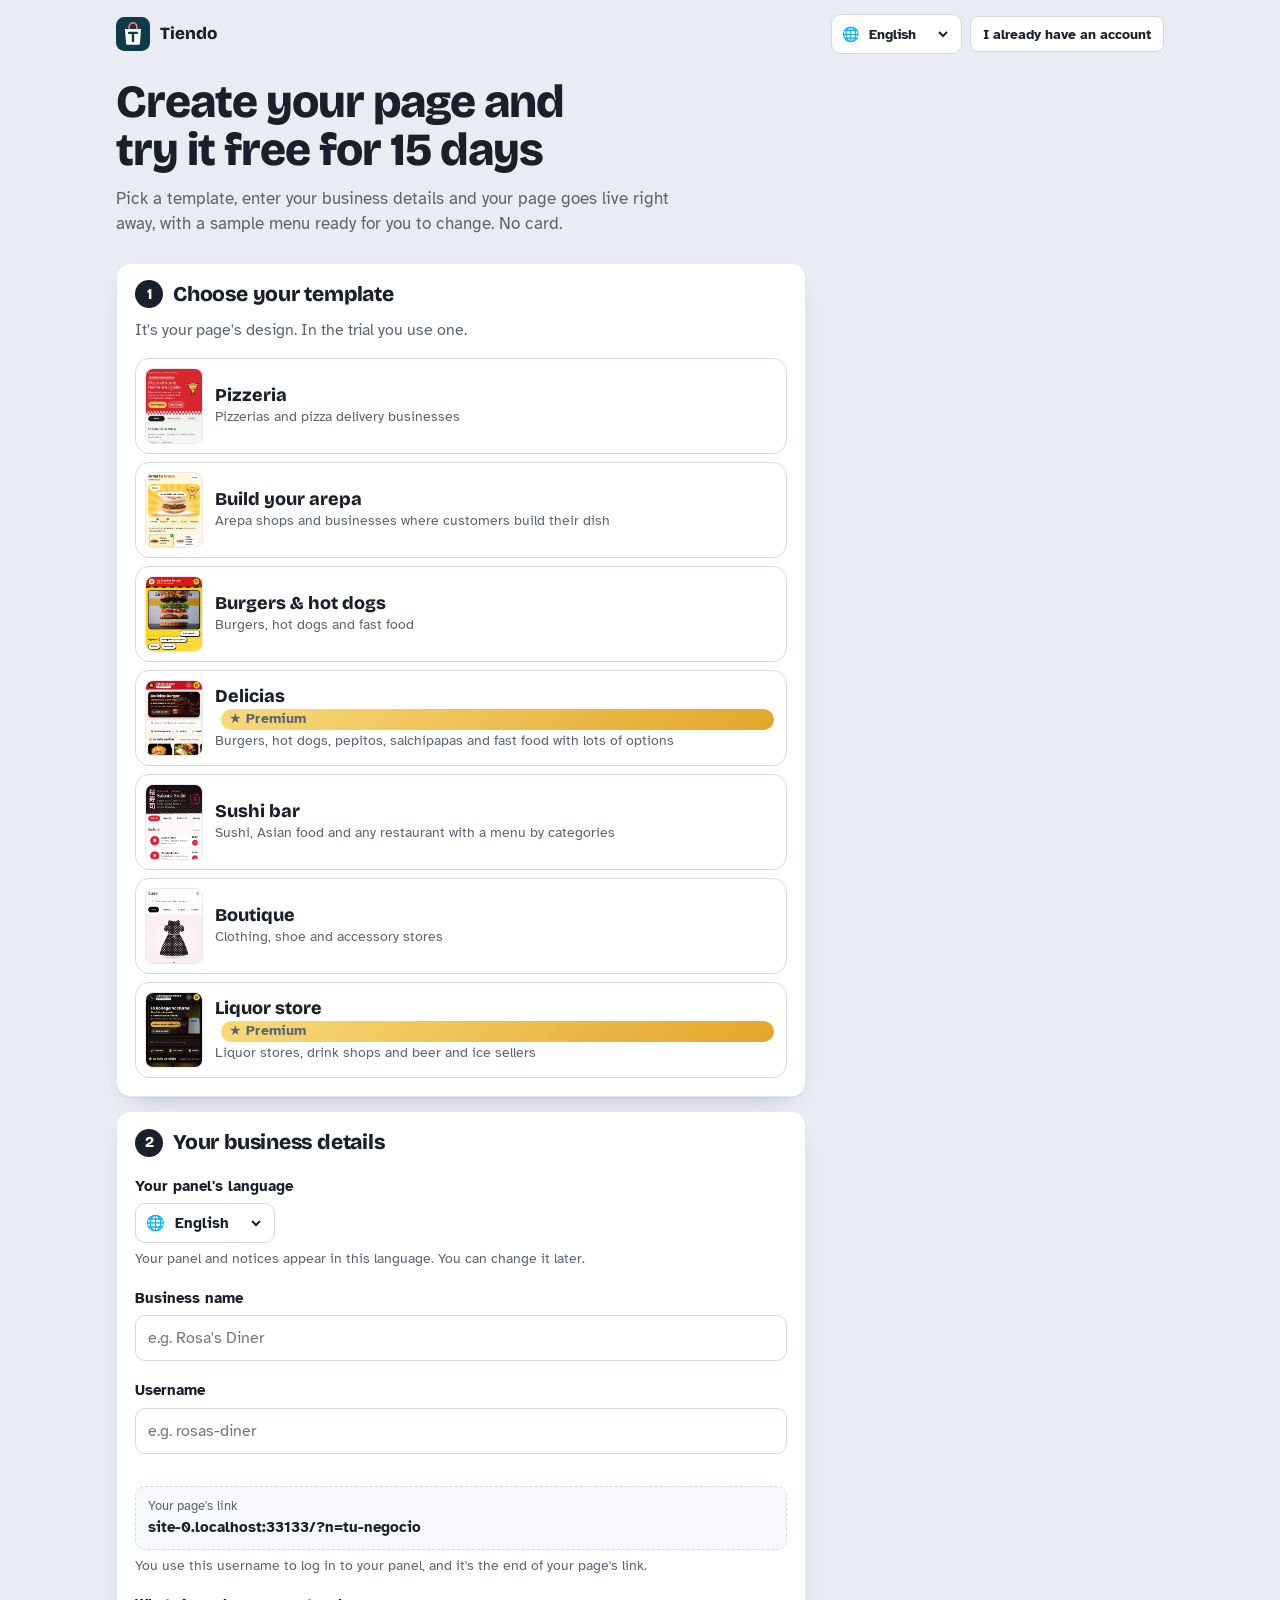
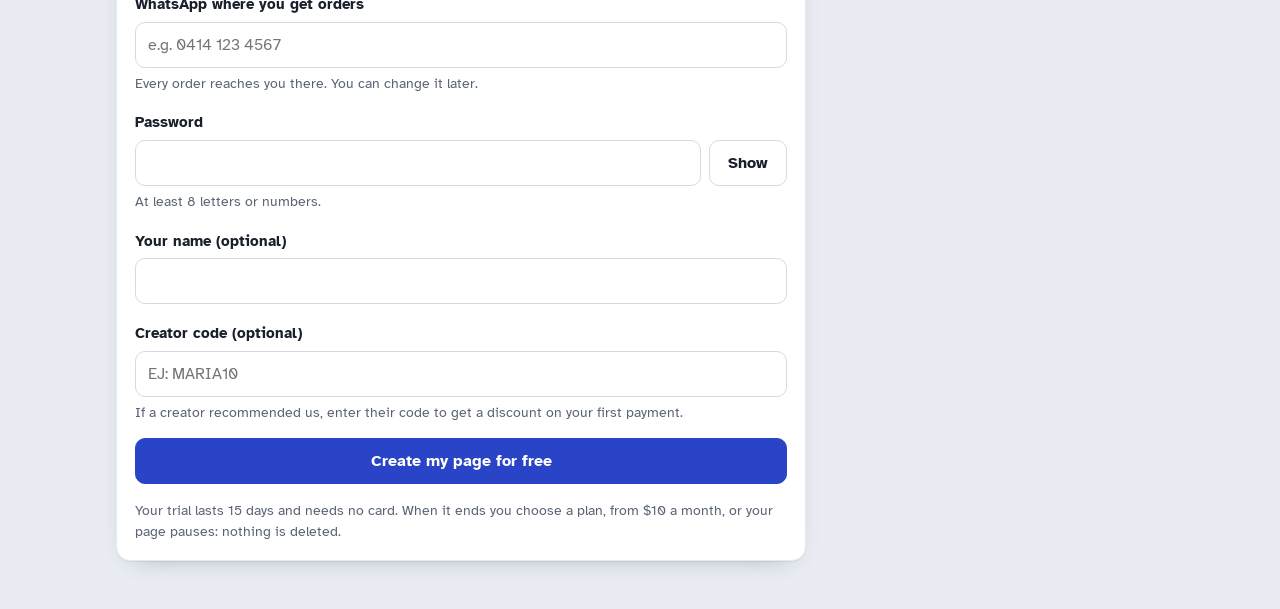
<file: registro/index.html>
<!doctype html>
<html lang="es">
<head>
<meta charset="utf-8">
<meta name="viewport" content="width=device-width, initial-scale=1, viewport-fit=cover">
<meta name="theme-color" content="#E9EDF3">
<title>Crea tu página de pedidos y pruébala gratis · Tiendo</title>
<meta name="description" content="Elige una plantilla, pon los datos de tu negocio y tu página de pedidos por WhatsApp queda en línea de una vez. Pruébala gratis, sin tarjeta.">
<link rel="icon" href="/img/favicon.svg" type="image/svg+xml">
<link rel="manifest" href="/panel/manifest.webmanifest">
<link rel="apple-touch-icon" href="/img/icono-192.png">
<link rel="preconnect" href="https://fonts.googleapis.com">
<link rel="preconnect" href="https://fonts.gstatic.com" crossorigin>
<link rel="stylesheet" href="https://fonts.googleapis.com/css2?family=Atkinson+Hyperlegible:wght@400;700&family=Bricolage+Grotesque:opsz,wght@12..96,700;12..96,800&display=swap">
<link rel="stylesheet" href="/core/panel.css">
<style>
/* Registro: a la izquierda se elige la plantilla y se llenan los datos del negocio; a la derecha
   (en computadora) queda a la vista la plantilla elegida. Es la misma hoja de talonario de los paneles. */
.rg { max-width: 1080px; margin: 0 auto; padding: 0 16px calc(48px + env(safe-area-inset-bottom, 0px)); }
.rg-cab { display: flex; align-items: center; justify-content: space-between; gap: 12px; padding: 14px 0; }
.rg-cab .marca-eu { text-decoration: none; color: inherit; }
.rg-titulo { padding: 10px 0 4px; }
.rg-titulo h1 { font-size: clamp(30px, 6.4vw, 46px); line-height: 1.04; letter-spacing: -.022em; max-width: 18ch; }
.rg-titulo p { margin-top: 12px; color: var(--suave); font-size: 17px; max-width: 54ch; }
.rg-cuerpo { display: grid; gap: 14px; margin-top: 22px; align-items: start; grid-template-columns: minmax(0, 1fr); grid-template-areas: "pl" "vista" "datos"; }
.rg-pl-hoja { grid-area: pl; }
.rg-vista { grid-area: vista; }
.rg-datos { grid-area: datos; }
.rg-paso { display: flex; align-items: baseline; gap: 10px; }
.rg-paso i { flex: none; display: inline-grid; place-items: center; width: 28px; height: 28px; border-radius: 50%; background: var(--tinta); color: #fff; font: 800 15px/1 var(--titulos); font-style: normal; transform: translateY(-2px); }
.rg-paso h2 { font-size: 21px; }
.rg-lista { display: grid; gap: 8px; border: 0; margin: 0; padding: 0; min-width: 0; }
.rg-pl { position: relative; display: grid; grid-template-columns: 58px minmax(0, 1fr); gap: 12px; align-items: center; padding: 9px 12px 9px 9px; border: 1.5px solid var(--linea); border-radius: 14px; background: var(--papel); cursor: pointer; transition: border-color .15s, box-shadow .15s; }
.rg-pl:hover { border-color: var(--suave); }
.rg-pl input { position: absolute; opacity: 0; inset: 0; width: 100%; height: 100%; margin: 0; cursor: pointer; }
.rg-pl img { width: 58px; height: 76px; object-fit: cover; object-position: top; border-radius: 8px; border: 1px solid var(--linea-2); background: var(--papel-2); }
.rg-pl b { display: block; font-family: var(--titulos); font-weight: 800; font-size: 18px; line-height: 1.15; }
.rg-pl span { display: block; margin-top: 2px; color: var(--suave); font-size: 14px; line-height: 1.35; }
.rg-pl.elegida { border-color: var(--carbon); box-shadow: 0 0 0 3px var(--carbon-suave); }
.rg-pl.elegida b::after { content: "Elegida"; display: inline-block; margin-left: 8px; padding: 2px 8px; border-radius: 999px; background: var(--carbon); color: #fff; font: 700 12px/1.4 var(--cuerpo); vertical-align: 2px; }
.rg-pl:focus-within { outline: 3px solid var(--carbon); outline-offset: 2px; }
.rg-vista { display: flex; flex-direction: column; gap: 12px; }
.rg-vista[hidden] { display: none; }
.rg-vista .tel { display: none; }
.rg-vista h3 { font-size: 19px; }
.rg-vista ul { margin: 0; padding: 0; list-style: none; display: grid; gap: 6px; }
.rg-vista li { position: relative; padding-left: 26px; font-size: 15px; }
.rg-vista li::before { content: ""; position: absolute; left: 0; top: 3px; width: 17px; height: 17px; border-radius: 50%; background: var(--verde-suave) url("data:image/svg+xml,%3Csvg xmlns='http://www.w3.org/2000/svg' viewBox='0 0 24 24' fill='none' stroke='%231F7A4D' stroke-width='3.2' stroke-linecap='round' stroke-linejoin='round'%3E%3Cpath d='m6 12 4 4 8-8'/%3E%3C/svg%3E") center / 11px no-repeat; }
.rg-enlace { font-weight: 700; padding: 10px 12px; border-radius: 10px; background: var(--papel-2); border: 1.5px dashed var(--linea); overflow-wrap: anywhere; font-size: 15px; }
.rg-enlace small { display: block; font-weight: 400; color: var(--suave); font-size: 13px; }
.rg-estado { font-size: 14px; font-weight: 700; min-height: 20px; }
.rg-estado.ok { color: var(--verde); }
.rg-estado.mal { color: var(--rojo); }
.rg-clave { display: flex; gap: 8px; }
.rg-clave .entrada { flex: 1; min-width: 0; }
.rg-letra { color: var(--suave); font-size: 14px; }
.rg-fin { text-align: center; padding: 34px 18px; align-items: center; }
.rg-fin h1 { font-size: 26px; }
@media (min-width: 940px) {
  .rg-cuerpo { grid-template-columns: minmax(0, 1fr) 330px; column-gap: 28px; grid-template-areas: "pl vista" "datos vista"; }
  .rg-vista { position: sticky; top: 16px; }
  .rg-vista .tel { display: block; width: 100%; aspect-ratio: 390 / 560; object-fit: cover; object-position: top; border-radius: 12px; border: 1px solid var(--linea-2); background: var(--papel-2); }
}
</style>
</head>
<body class="pnl">
<div id="app"><div class="cargando-pantalla"><p><span class="punto-carga"></span>Cargando</p></div></div>
<noscript><p style="padding:24px">Esta página necesita JavaScript.</p></noscript>
<script src="/core/idiomas.js"></script>
<script src="/core/idiomas-plataforma.js"></script>
<script src="/core/config.js"></script>
<script src="/core/catalogos.js"></script>
<script src="/t/sushi/datos.js"></script>
<script src="/t/arepera/datos.js"></script>
<script src="/t/pizzeria/datos.js"></script>
<script src="/t/burgers/datos.js"></script>
<script src="/t/delicias/datos.js"></script>
<script src="/t/boutique/datos.js"></script>
<script src="/t/licoreria/datos.js"></script>
<script src="/core/util.js"></script>
<script src="/core/api.js"></script>
<script src="/core/planes.js"></script>
<script src="/registro/registro.js"></script>
</body>
</html>
</file>
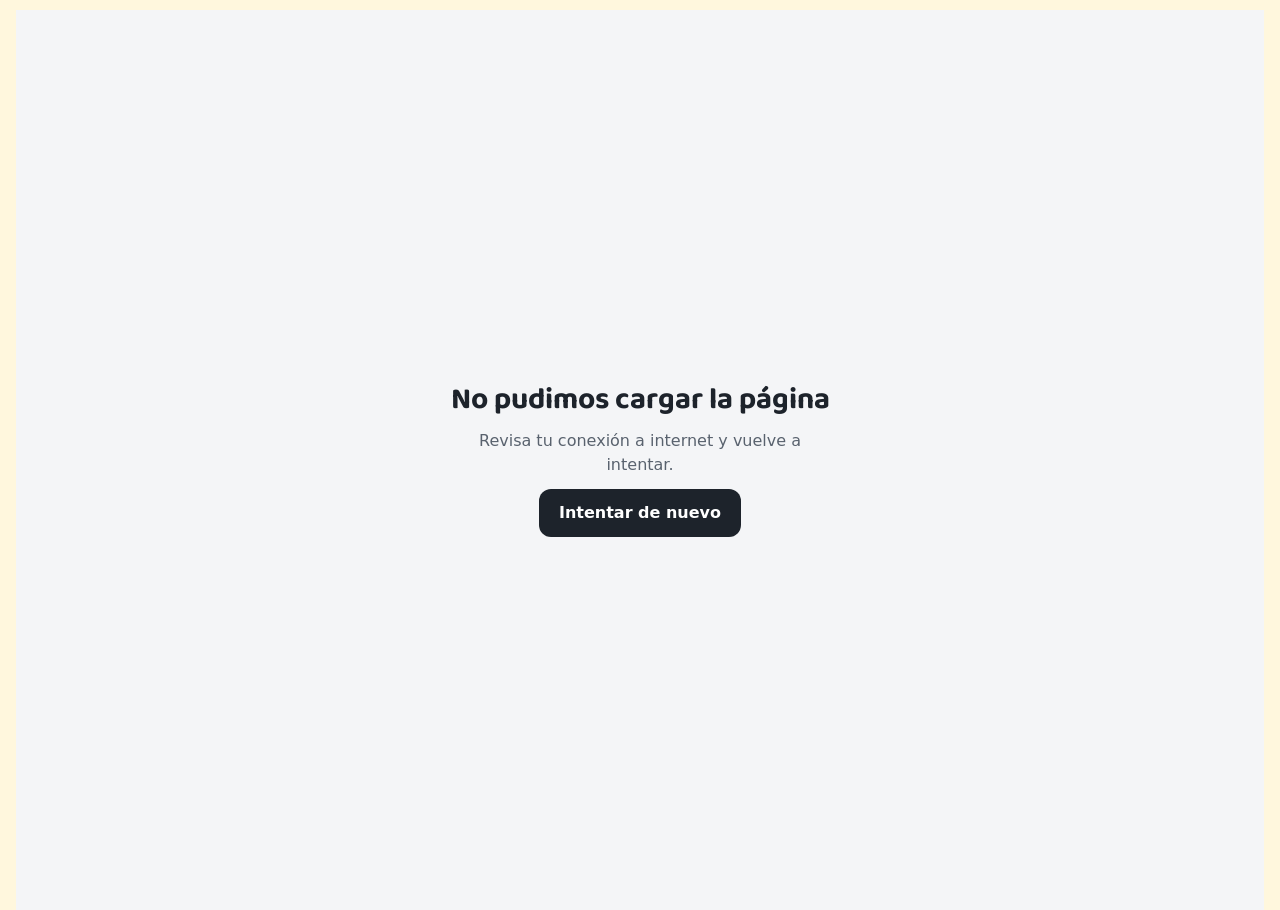
<file: t/arepera/index.html>
<!doctype html>
<html lang="es" data-plantilla="arepera">
<head>
<meta charset="utf-8">
<meta name="viewport" content="width=device-width,initial-scale=1,viewport-fit=cover">
<title>Arma tu Arepa</title>
<meta name="description" content="Arma tu arepa con los rellenos que quieras y envía el pedido por WhatsApp.">
<meta name="theme-color" content="#FFC63F">
<link rel="icon" href="/img/favicon.svg" type="image/svg+xml">
<link rel="preconnect" href="https://fonts.googleapis.com">
<link rel="preconnect" href="https://fonts.gstatic.com" crossorigin>
<link rel="stylesheet" href="https://fonts.googleapis.com/css2?family=Baloo+2:wght@700;800&family=Nunito:wght@600;700;800&display=swap">
<link rel="stylesheet" href="/core/sitio.css">
<link rel="stylesheet" href="/core/mascotas.css">
<style>
/* Layout: app de una pantalla para teléfono — encabezado corto, escenario con la arepa real y la mascota en la esquina, pestañas, lista con scroll propio y barra de pedido abajo */
:root{
  --bg:#FFF7DD;--panel:#FFFFFF;--ink:#3A2414;--muted:#7A5E46;--line:#EEDFB6;--chip:#FFF0C2;
  --ray-a:#FFD862;--ray-b:#FFC63F;--glow:#FFF4C4;--plate:#FFFFFF;--plate-rim:#E7D7B4;
  --bubble:#FFFFFF;--bubble-ink:#3A2414;--toast:#B8732A;--leaf:#2F8F4E;--leaf-deep:#1F6B39;--leaf-ink:#FFFFFF;
  --chili:#D9472B;--chili-ink:#FFFFFF;--scrim:rgba(40,24,10,.5);
  --display:"Baloo 2","Trebuchet MS",system-ui,sans-serif;
  --body:"Nunito","Segoe UI",system-ui,sans-serif;
  --eu-fondo:var(--bg);--eu-tarjeta:var(--panel);--eu-texto:var(--ink);--eu-suave:var(--muted);--eu-linea:var(--line);
  --eu-principal:var(--leaf);--eu-sobre-principal:var(--leaf-ink);--eu-acento:var(--ray-b);--eu-titulos:var(--display);--eu-cuerpo:var(--body);
  color-scheme:light;
  padding-top:env(safe-area-inset-top,0px);padding-bottom:env(safe-area-inset-bottom,0px);
}
@media (prefers-color-scheme:dark){:root:not([data-theme="light"]){
  --bg:#1C130B;--panel:#2A1D12;--ink:#FCEBC8;--muted:#C9AE8C;--line:#47321F;--chip:#3A2918;
  --ray-a:#6A4416;--ray-b:#573711;--glow:#8E5E22;--plate:#F3EBDD;--plate-rim:#C9B793;
  --bubble:#FFF3D6;--bubble-ink:#3A2414;--toast:#E7A257;--leaf:#55C27A;--leaf-deep:#2F8F4E;--leaf-ink:#0E2414;
  --chili:#F27258;--chili-ink:#2A0E06;--scrim:rgba(0,0,0,.62);color-scheme:dark}}
:root[data-theme="dark"]{
  --bg:#1C130B;--panel:#2A1D12;--ink:#FCEBC8;--muted:#C9AE8C;--line:#47321F;--chip:#3A2918;
  --ray-a:#6A4416;--ray-b:#573711;--glow:#8E5E22;--plate:#F3EBDD;--plate-rim:#C9B793;
  --bubble:#FFF3D6;--bubble-ink:#3A2414;--toast:#E7A257;--leaf:#55C27A;--leaf-deep:#2F8F4E;--leaf-ink:#0E2414;
  --chili:#F27258;--chili-ink:#2A0E06;--scrim:rgba(0,0,0,.62);color-scheme:dark}

*{box-sizing:border-box}
[hidden]{display:none!important}
html,body{height:100%}
html{background:var(--bg)}
body{margin:0;background:var(--bg);color:var(--ink);font-family:var(--body);font-size:16px;line-height:1.4;overflow:hidden;
  -webkit-tap-highlight-color:transparent;
  padding-left:max(16px,env(safe-area-inset-left,0px));padding-right:max(16px,env(safe-area-inset-right,0px));padding-block:10px}
h1,h2,h3,p{margin:0}
h1,h2{font-family:var(--display);line-height:1;text-wrap:balance}
button,input,textarea{font:inherit;color:inherit}
button:focus-visible,a:focus-visible,input:focus-visible,textarea:focus-visible{outline:3px solid var(--leaf);outline-offset:3px}

.app{height:100%;max-width:520px;margin:0 auto;display:flex;flex-direction:column;gap:10px}
.app > *{flex:none}
[data-eu-avisos]:empty{display:none}
.app .eu-tiras{gap:6px}
.app .eu-tira{border-radius:14px;padding-block:7px;font-size:13px}

/* ---------- Encabezado ---------- */
.head{display:flex;align-items:center;justify-content:space-between;gap:12px}
.marca{display:flex;align-items:center;gap:10px;min-width:0}
.logo{width:44px;height:44px;border-radius:50%;object-fit:cover;flex:none;background:var(--panel);box-shadow:0 0 0 2px var(--line)}
.marca-txt{min-width:0;display:flex;flex-direction:column;gap:2px}
.head h1{font-size:1.6rem;font-weight:800;overflow-wrap:anywhere}
.head h1 span{color:var(--toast)}
.head small{color:var(--muted);font-weight:800;font-size:.85rem;font-variant-numeric:tabular-nums}
.info-btn{flex:none;min-height:40px;padding:0 14px;border-radius:999px;border:2px solid var(--line);background:var(--panel);font-weight:800;font-size:.85rem;cursor:pointer}
.info-btn .pt{display:inline-block;width:9px;height:9px;border-radius:50%;margin-right:6px;background:#2bb673;vertical-align:1px}
.info-btn .pt.cerrado{background:var(--chili)}

/* ---------- Escenario ---------- */
.stage{position:relative;height:clamp(200px,38vh,350px);border-radius:28px;overflow:hidden;background:var(--ray-b);isolation:isolate}
@supports (height:1dvh){.stage{height:clamp(200px,38dvh,350px)}}
.stage::before{content:"";position:absolute;left:50%;top:72%;width:1000px;height:1000px;transform:translate(-50%,-50%);
  background:repeating-conic-gradient(var(--ray-a) 0 9deg,var(--ray-b) 9deg 18deg);animation:spin 70s linear infinite;z-index:-2}
.stage::after{content:"";position:absolute;inset:0;background:radial-gradient(circle at 50% 74%,var(--glow) 0 16%,transparent 58%);z-index:-1}
.stage > .eu-particulas{z-index:28}
@keyframes spin{to{transform:translate(-50%,-50%) rotate(360deg)}}

.clear{position:absolute;top:12px;left:12px;z-index:30;border:0;border-radius:999px;background:var(--panel);color:var(--ink);
  font-weight:800;font-size:.85rem;padding:7px 14px;cursor:pointer;box-shadow:0 3px 0 rgba(58,36,20,.18);transition:transform .15s}
.clear:active{transform:scale(.94)}

.bubble{position:absolute;top:56px;right:98px;max-width:calc(100% - 120px);z-index:30;background:var(--bubble);color:var(--bubble-ink);
  font:800 .95rem/1.2 var(--display);padding:7px 12px;border-radius:16px;box-shadow:0 3px 0 rgba(58,36,20,.15)}
.bubble::after{content:"";position:absolute;right:-8px;top:10px;border:8px solid transparent;border-left-color:var(--bubble);border-right:0}
.bubble.pop{animation:pop .4s cubic-bezier(.3,1.6,.5,1)}
.eu-sin-mascota .bubble{display:none}
@keyframes pop{0%{transform:scale(.6)}100%{transform:scale(1)}}

.dancer{position:absolute;top:4px;right:4px;width:92px;height:100px;z-index:31;border:0;background:none;padding:0;cursor:pointer}

.plate{position:absolute;left:50%;bottom:12px;width:min(84%,330px);height:34px;transform:translateX(-50%);border-radius:50%;
  background:radial-gradient(ellipse at 50% 42%,var(--plate) 0 56%,var(--plate-rim) 58% 64%,var(--plate) 66%);box-shadow:0 8px 14px rgba(58,36,20,.28)}
.arepa-pos{position:absolute;left:50%;bottom:24px;transform:translateX(-50%);transition:width .3s ease,height .3s ease}
.arepa-pos::before{content:"";position:absolute;left:6%;right:6%;bottom:-6px;height:16px;border-radius:50%;
  background:radial-gradient(closest-side,rgba(58,36,20,.4),transparent)}
.arepa{position:relative;width:100%;height:100%;transform-origin:50% 100%}
.arepa.squish{animation:squish .45s cubic-bezier(.3,1.5,.5,1)}
@keyframes squish{0%{transform:scale(1,1)}35%{transform:scale(1.06,.92)}70%{transform:scale(.98,1.03)}100%{transform:scale(1,1)}}
.piece{position:absolute;display:block;height:auto;max-width:none;pointer-events:none;user-select:none;
  filter:drop-shadow(0 3px 3px rgba(40,20,5,.22));
  transition:bottom .4s cubic-bezier(.3,1.25,.5,1),width .3s ease,left .3s ease,transform .3s ease}
.piece.drop{animation:drop .6s cubic-bezier(.3,1.4,.5,1)}
.piece.out{animation:out .28s ease-in forwards}
.arepa.empty .piece[data-id="tapa-arriba"]{transform:translateY(-14px) rotate(-7deg)}
@keyframes drop{0%{transform:translateY(-260px) rotate(-6deg);opacity:0}45%{opacity:1}100%{transform:translateY(0) rotate(0)}}
@keyframes out{to{transform:translate(170px,-30px) rotate(18deg);opacity:0}}

.mini{position:relative;flex:none}
.mini img{position:absolute;display:block;height:auto;max-width:none}

/* ---------- Pestañas ---------- */
.tabs{display:grid;grid-template-columns:repeat(5,minmax(0,1fr));gap:3px;background:var(--chip);padding:4px;border-radius:999px}
.tab{position:relative;border:0;background:transparent;color:var(--muted);font-weight:800;font-size:.84rem;min-height:42px;padding:0 2px;border-radius:999px;
  display:flex;align-items:center;justify-content:center;cursor:pointer;transition:background-color .2s,color .2s;overflow-wrap:anywhere;line-height:1.1;text-align:center}
.tab[aria-selected="true"]{background:var(--panel);color:var(--ink);box-shadow:0 2px 0 rgba(58,36,20,.12)}
.tab .n{position:absolute;top:-6px;right:-2px;min-width:18px;height:18px;padding:0 5px;border-radius:9px;background:var(--leaf);color:var(--leaf-ink);
  font-size:.68rem;display:grid;place-items:center;box-shadow:0 0 0 2px var(--bg)}

/* ---------- Lista de ingredientes ---------- */
.list{flex:1 1 auto!important;min-height:0;overflow-y:auto;overscroll-behavior:contain;padding:2px 4px 8px}
.hint{color:var(--muted);font-size:.85rem;font-weight:700;margin:0 0 10px}
.grid{display:grid;grid-template-columns:repeat(2,minmax(0,1fr));gap:12px 10px;padding-top:4px}
.ing{position:relative;display:grid;grid-template-columns:60px minmax(0,1fr);align-items:center;gap:8px;min-height:70px;padding:8px 8px 8px 6px;
  border-radius:18px;border:2px solid var(--line);background:var(--panel);text-align:left;cursor:pointer;
  transition:transform .15s,border-color .2s,background-color .2s}
.ing.eu-rev{transition:transform .45s cubic-bezier(.2,.8,.2,1),opacity .45s ease,border-color .2s,background-color .2s}
.ing:active{transform:scale(.96)}
.ing .th{width:60px;height:46px;display:grid;place-items:center}
.ing .th img{width:100%;height:100%;object-fit:contain;filter:drop-shadow(0 2px 2px rgba(40,20,5,.2))}
.ing .th .sin-foto{font-size:1.6rem}
.ing .txt{min-width:0;display:flex;flex-direction:column;gap:2px}
.ing b{font-weight:800;font-size:.9rem;line-height:1.15;hyphens:auto;overflow-wrap:anywhere}
.ing .p{color:var(--muted);font-size:.8rem;font-weight:700;font-variant-numeric:tabular-nums}
.ing .p.inc{color:var(--leaf)}
.ing .ok{position:absolute;top:-7px;right:-5px;width:24px;height:24px;border-radius:50%;background:var(--leaf);color:var(--leaf-ink);
  display:grid;place-items:center;font-weight:800;font-size:.8rem;transform:scale(0);transition:transform .25s cubic-bezier(.3,1.6,.5,1)}
.ing[aria-pressed="true"]{border-color:var(--leaf);background:var(--chip)}
.ing[aria-pressed="true"] .ok{transform:scale(1)}
.ing.out{opacity:.55;cursor:not-allowed;border-style:dashed}
.ing.out:active{transform:none}
.ing.out .th img{filter:grayscale(1)}
.ing.out .p{color:var(--chili)}
.ing.out .add{cursor:not-allowed}
.vacio{color:var(--muted);font-weight:700;text-align:center;padding:24px 8px}

.drink{display:block;padding:0}
.drink .add{width:100%;min-height:74px;display:grid;grid-template-columns:50px minmax(0,1fr);align-items:center;gap:8px;
  padding:8px 8px 8px 6px;border:0;background:none;text-align:left;cursor:pointer;border-radius:16px}
.drink.on{border-color:var(--leaf);background:var(--chip)}
.drink .th{width:50px;height:58px;display:flex;align-items:flex-end;justify-content:center;overflow:visible}
.drink .qty{position:absolute;top:-8px;right:-4px;min-width:26px;height:26px;padding:0 7px;border-radius:13px;background:var(--leaf);color:var(--leaf-ink);
  font-weight:800;font-size:.85rem;display:grid;place-items:center;font-variant-numeric:tabular-nums}
.drink .qty.pop{animation:pop .4s cubic-bezier(.3,1.6,.5,1)}
.drink .minus{position:absolute;bottom:-8px;right:-4px;width:30px;height:30px;border-radius:50%;border:2px solid var(--line);background:var(--panel);
  color:var(--chili);font-weight:800;font-size:1.1rem;line-height:1;display:grid;place-items:center;cursor:pointer}
.dimg{width:100%;height:100%;object-fit:contain;object-position:50% 100%;filter:drop-shadow(0 2px 2px rgba(40,20,5,.2))}
.dimg.sm{transform:scale(.8);transform-origin:50% 100%}
.demoji{font-size:1.9rem;line-height:1}
.group{font:800 1.05rem var(--display);margin:16px 2px 8px}
.hint + .group{margin-top:2px}
.flyer{position:fixed;z-index:60;pointer-events:none;margin:0;display:grid;place-items:center}
.flyer img{width:100%;height:100%;object-fit:contain}
.step{display:flex;align-items:center;justify-content:flex-end;gap:8px;margin-top:6px}
.step button{width:30px;height:30px;border-radius:50%;border:2px solid var(--line);background:var(--panel);font-weight:800;cursor:pointer;line-height:1}
.step b{min-width:1.2em;text-align:center;font-variant-numeric:tabular-nums}

/* ---------- Barra de pedido ---------- */
.bar{display:grid;grid-template-columns:auto minmax(0,1fr);gap:10px;padding-bottom:4px}
.cart{position:relative;width:58px;height:58px;border-radius:50%;border:2px solid var(--line);background:var(--panel);display:grid;place-items:center;cursor:pointer;transition:transform .15s}
.cart:active{transform:scale(.94)}
.cart svg{width:26px;height:26px}
.cart .badge{position:absolute;top:-4px;right:-4px;min-width:22px;height:22px;padding:0 6px;border-radius:11px;background:var(--chili);color:var(--chili-ink);
  font-size:.75rem;font-weight:800;display:grid;place-items:center}
.cart .badge.bump{animation:pop .45s cubic-bezier(.3,1.6,.5,1)}
.cta{height:58px;border:0;border-radius:999px;background:var(--leaf);color:var(--leaf-ink);font-weight:800;font-size:1.02rem;
  display:flex;align-items:center;justify-content:space-between;gap:8px;padding:0 7px 0 20px;cursor:pointer;
  box-shadow:0 5px 0 var(--leaf-deep);transition:transform .12s,box-shadow .12s}
.cta:active{transform:translateY(3px);box-shadow:0 2px 0 var(--leaf-deep)}
.cta b{background:rgba(255,255,255,.24);padding:9px 14px;border-radius:999px;font-variant-numeric:tabular-nums}

/* ---------- Hojas: pedido y datos del local ---------- */
.scrim{position:fixed;inset:0;background:var(--scrim);opacity:0;pointer-events:none;transition:opacity .25s;z-index:40}
.scrim.on{opacity:1;pointer-events:auto}
.sheet{position:fixed;left:0;right:0;bottom:0;margin:0 auto;max-width:520px;max-height:88%;overflow:auto;overscroll-behavior:contain;z-index:41;background:var(--panel);
  border-radius:26px 26px 0 0;display:flex;flex-direction:column;gap:12px;
  padding:10px max(18px,env(safe-area-inset-right,0px)) calc(18px + env(safe-area-inset-bottom,0px)) max(18px,env(safe-area-inset-left,0px));
  transform:translateY(105%);visibility:hidden;transition:transform .35s cubic-bezier(.2,.9,.3,1),visibility 0s .35s}
.sheet.on{transform:none;visibility:visible;transition:transform .35s cubic-bezier(.2,.9,.3,1),visibility 0s}
.sheet > *{flex:none}
.grab{width:44px;height:5px;border-radius:3px;background:var(--line);margin:0 auto}
.sheet-head{display:flex;justify-content:space-between;align-items:center}
.sheet-head h2{font-size:1.5rem}
.x{width:40px;height:40px;border-radius:50%;border:0;background:var(--chip);font-weight:800;cursor:pointer}
.sheet ul{list-style:none;margin:0;padding:0;display:flex;flex-direction:column}
.sheet li{display:grid;grid-template-columns:64px minmax(0,1fr) auto;gap:12px;align-items:center;padding:10px 0;border-bottom:1px solid var(--line)}
.sheet li .pic{width:64px;height:58px;display:flex;align-items:flex-end;justify-content:center}
.sheet li .d{color:var(--muted);font-size:.9rem;min-width:0}
.sheet li .d strong{display:block;color:var(--ink);font-size:1rem}
.sheet li .p{font-weight:800;font-variant-numeric:tabular-nums;text-align:right}
.sheet li .rm{display:block;margin-top:4px;margin-left:auto;border:0;background:none;color:var(--chili);font-weight:800;font-size:.85rem;cursor:pointer;padding:0}
.empty-note{color:var(--muted)}
.total{display:flex;flex-direction:column;gap:2px}
.total strong{font:800 1.6rem var(--display);font-variant-numeric:tabular-nums}
.total small{color:var(--muted);font-weight:800;font-variant-numeric:tabular-nums}
.btn{border:0;border-radius:999px;padding:13px 22px;font-weight:800;cursor:pointer;background:var(--leaf);color:var(--leaf-ink);text-align:center}
.btn:disabled{opacity:.45;cursor:not-allowed}
.btn.soft{background:var(--chip);color:var(--ink)}
.btn.wa{display:flex;align-items:center;justify-content:center;gap:10px;text-decoration:none;font-size:1.05rem;padding:15px 22px;
  box-shadow:0 5px 0 var(--leaf-deep);transition:transform .12s,box-shadow .12s}
.btn.wa:active{transform:translateY(3px);box-shadow:0 2px 0 var(--leaf-deep)}
.btn.wa svg{width:22px;height:22px;flex:none}
.btn.wa.off{opacity:.45;box-shadow:none}
.sheet-actions{display:grid;grid-template-columns:1fr 1fr;gap:10px}
.wa-note{color:var(--muted);font-size:.85rem;text-align:center}
.wa-note .num{font-weight:800;color:var(--ink);user-select:all;font-variant-numeric:tabular-nums;white-space:nowrap}
.toast-msg{color:var(--leaf);font-weight:800;min-height:1.4em;text-align:center}
#copyBox{width:100%;min-height:160px;border-radius:14px;border:2px solid var(--line);background:var(--bg);color:var(--ink);padding:10px;font:600 .9rem var(--body)}

/* Datos del cliente */
.pedido{display:flex;flex-direction:column;gap:12px;padding-top:4px}
.campo{display:flex;flex-direction:column;gap:6px}
.campo > span,.pedido legend{font-weight:800;font-size:.9rem}
.campo input,.campo textarea{width:100%;border:2px solid var(--line);border-radius:14px;background:var(--bg);padding:11px 12px;font-size:16px;font-weight:700}
.campo textarea{resize:vertical;min-height:52px}
.campo small{color:var(--muted);font-weight:700}
.pedido fieldset{border:0;margin:0;padding:0;min-width:0}
.pedido legend{padding:0;margin-bottom:6px}
.seg{display:grid;gap:6px;background:var(--chip);padding:4px;border-radius:16px}
.seg input{position:absolute;opacity:0;pointer-events:none}
.seg label{display:flex;align-items:center;justify-content:center;text-align:center;min-height:42px;border-radius:12px;font-weight:800;font-size:.88rem;cursor:pointer;color:var(--muted)}
.seg input:checked + label{background:var(--panel);color:var(--ink);box-shadow:0 2px 0 rgba(58,36,20,.12)}
.seg input:focus-visible + label{outline:3px solid var(--leaf);outline-offset:2px}
.error{background:#FDE3DE;color:#8C2414;border-radius:12px;padding:10px 12px;font-weight:800}
.cerrado-nota{background:var(--chip);border-radius:12px;padding:10px 12px;font-weight:700}
.info-sheet .eu-info{grid-template-columns:1fr}
.redes-hoja{margin:0 0 14px;color:var(--ink)}
.redes-hoja .eu-red-pill{background:var(--chip);border-color:var(--line);border-width:2px}

/* ---------- Celebración ---------- */
.party{position:fixed;inset:0;z-index:50;display:grid;place-items:center;background:var(--scrim);overflow:hidden;padding:0 max(16px,env(safe-area-inset-right,0px)) 0 max(16px,env(safe-area-inset-left,0px))}
.party-card{background:var(--panel);border-radius:32px;padding:22px 22px 24px;display:flex;flex-direction:column;align-items:center;gap:10px;
  animation:pop .45s cubic-bezier(.3,1.6,.5,1);max-width:100%}
.party-row{display:flex;align-items:flex-end;justify-content:center;gap:4px}
.party-dancer{width:120px;height:130px;flex:none}
.party-card p{font:800 1.6rem var(--display);text-align:center}
.confetti{position:absolute;top:-20px;width:10px;height:16px;border-radius:3px;animation:fall 1.6s ease-in forwards}
@keyframes fall{to{transform:translateY(110vh) rotate(540deg)}}

@media (prefers-reduced-motion:reduce){
  *,*::before,*::after{animation-duration:.01ms!important;animation-iteration-count:1!important;transition-duration:.01ms!important}
}
</style>
</head>
<body>
<div class="app">
  <header class="head">
    <div class="marca">
      <img class="logo" id="logo" alt="" hidden data-eu-logo>
      <div class="marca-txt"><h1 id="titulo"></h1><small id="precioBase"></small></div>
    </div>
    <button class="info-btn" id="openInfo" type="button" aria-haspopup="dialog"><span class="pt" id="puntoEstado"></span>Info</button>
  </header>
  <div data-eu-avisos></div>

  <section class="stage" id="stage" aria-label="Tu arepa" data-eu-portada>
    <button class="clear" id="clear" type="button">Vaciar</button>
    <div class="bubble" id="bubble" aria-live="polite">¡Hola! Rellena tu arepa</div>
    <button class="dancer" id="dancer" type="button" aria-label="Mascota bailarina, tócala para que salte" data-dancer data-eu-mascota></button>
    <div class="plate" aria-hidden="true"></div>
    <div class="arepa-pos" id="arepaPos">
      <div class="arepa" id="arepa" role="img" aria-label="Tu arepa"></div>
    </div>
  </section>

  <nav class="tabs" id="tabs" role="tablist" aria-label="Tipos de ingredientes"></nav>

  <section class="list" id="list" role="tabpanel"></section>

  <div class="bar">
    <button class="cart" id="openOrder" type="button" aria-label="Ver pedido">
      <svg viewBox="0 0 24 24" fill="none" stroke="currentColor" stroke-width="2.2" stroke-linecap="round" stroke-linejoin="round" aria-hidden="true"><path d="M5 8h14l-1.2 11.2a2 2 0 0 1-2 1.8H8.2a2 2 0 0 1-2-1.8z"/><path d="M9 8V6a3 3 0 0 1 6 0v2"/></svg>
      <span class="badge" id="orderCount" hidden>0</span>
    </button>
    <button class="cta" id="add" type="button" data-eu-boton><span id="ctaTxt">Agregar arepa</span><b id="ctaPrice">$0.00</b></button>
  </div>
</div>

<div class="scrim" id="scrim"></div>
<section class="sheet" id="sheet" role="dialog" aria-modal="true" aria-labelledby="sheetTitle" aria-hidden="true">
  <div class="grab" aria-hidden="true"></div>
  <div class="sheet-head"><h2 id="sheetTitle">Tu pedido</h2><button class="x" id="closeOrder" type="button" aria-label="Cerrar pedido">✕</button></div>
  <ul id="orderList"></ul>
  <p class="empty-note" id="orderEmpty">Todavía no hay nada en el pedido.</p>
  <form class="pedido" id="form" novalidate>
    <p class="cerrado-nota" id="cerrado" hidden></p>
    <label class="campo"><span>Tu nombre</span><input id="cliente" autocomplete="name" placeholder="Ej: María González"></label>
    <fieldset><legend>¿Cómo lo quieres?</legend><div class="seg" id="tipos"></div></fieldset>
    <label class="campo" id="campo-dir" hidden><span>Dirección de entrega</span><textarea id="direccion" rows="2" placeholder="Calle, casa o edificio, punto de referencia"></textarea><small id="nota-delivery"></small></label>
    <div id="pago"></div>
    <div id="pago-detalle"></div>
    <label class="campo"><span>Notas (opcional)</span><textarea id="notas" rows="2" placeholder="Ej: sin picante, bien tostada"></textarea></label>
    <p class="error" id="error" role="alert" hidden></p>
  </form>
  <div class="total"><strong id="total">Total $0.00</strong><small id="totalBs"></small></div>
  <a class="btn wa" id="sendWa" href="#" target="_blank" rel="noopener">
    <svg viewBox="0 0 24 24" fill="none" stroke="currentColor" stroke-width="2.2" stroke-linecap="round" stroke-linejoin="round" aria-hidden="true"><path d="M22 2 11 13"/><path d="M22 2 15 22l-4-9-9-4z"/></svg>
    Enviar pedido por WhatsApp
  </a>
  <div class="sheet-actions">
    <button class="btn soft" id="copy" type="button">Copiar pedido</button>
    <button class="btn soft" id="emptyOrder" type="button">Vaciar pedido</button>
  </div>
  <p class="wa-note">Llega al WhatsApp del local: <span class="num" id="waShow"></span></p>
  <p class="toast-msg" id="toast" aria-live="polite"></p>
  <textarea id="copyBox" readonly hidden aria-label="Texto del pedido para copiar"></textarea>
</section>

<section class="sheet info-sheet" id="infoSheet" role="dialog" aria-modal="true" aria-labelledby="infoTitle" aria-hidden="true">
  <div class="grab" aria-hidden="true"></div>
  <div class="sheet-head"><h2 id="infoTitle">El local</h2><button class="x" id="closeInfo" type="button" aria-label="Cerrar">✕</button></div>
  <p class="empty-note" id="infoDesc" hidden></p>
  <div class="eu-redes redes-hoja" data-eu-redes="Síguenos"></div>
  <div id="info"></div>
</section>

<div class="party" id="party" hidden>
  <div class="party-card">
    <div class="party-row"><div id="partyArepa"></div><div class="party-dancer" data-dancer data-eu-mascota></div></div>
    <p id="partyText">¡Arepa al pedido!</p>
  </div>
</div>

<script src="/core/config.js"></script>
<script src="/core/catalogos.js"></script>
<script src="/t/arepera/datos.js"></script>
<script src="/core/mascotas.js"></script>
<script src="/core/idiomas.js"></script>
<script src="/core/mapa.js"></script>
<script src="/core/sitio.js"></script>
<script src="/t/arepera/app.js"></script>
</body>
</html>
</file>
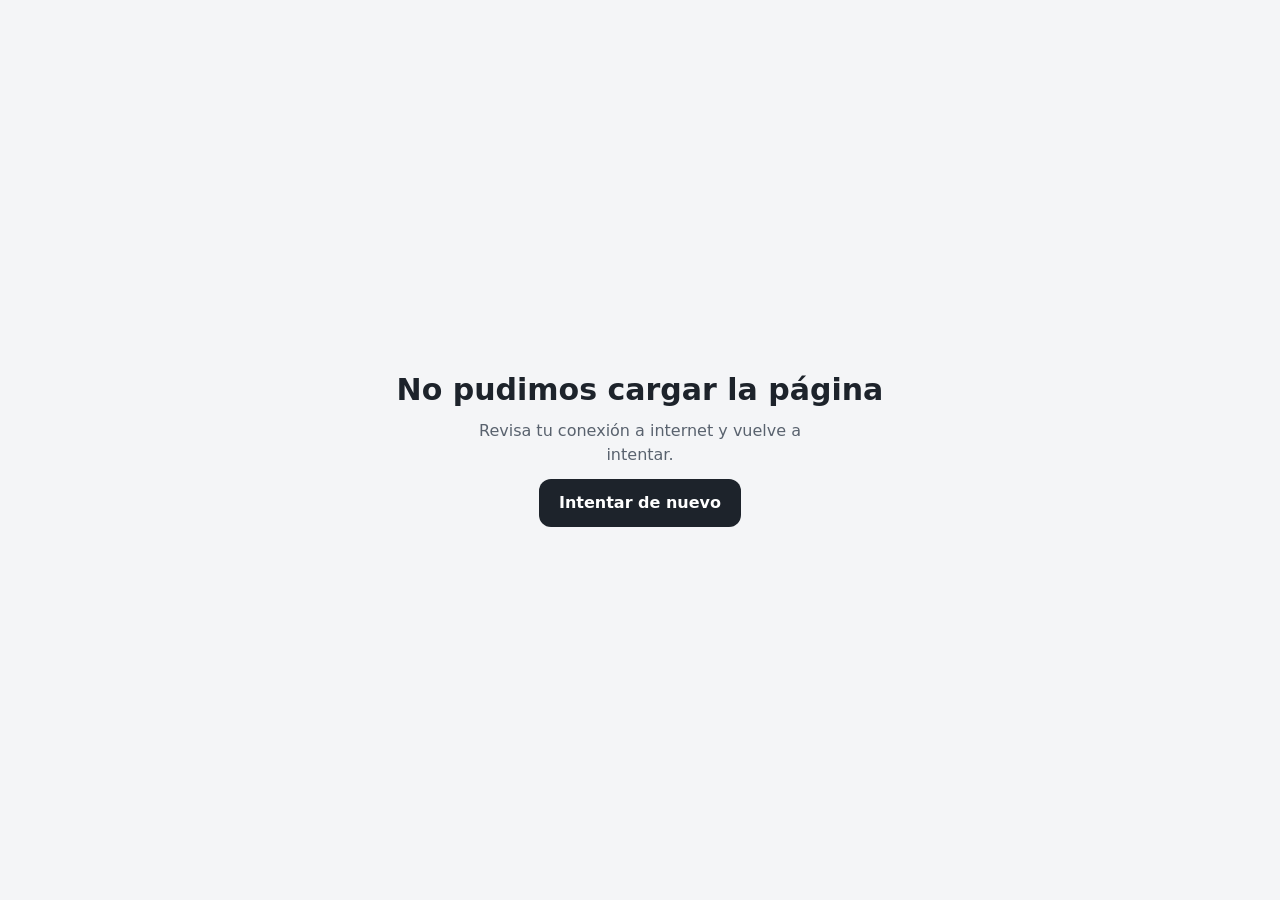
<file: t/boutique/index.html>
<!doctype html>
<html lang="es" data-plantilla="boutique">
<head>
<meta charset="utf-8">
<meta name="viewport" content="width=device-width, initial-scale=1, viewport-fit=cover">
<meta name="theme-color" content="#FFFFFF">
<link rel="icon" href="/img/favicon.svg" type="image/svg+xml">
<title>Boutique</title>
<meta name="description" content="Boutique de ropa para damas: mira cada prenda en 360°, arma tu carrito y envía el pedido por WhatsApp.">
<link rel="preconnect" href="https://fonts.googleapis.com">
<link rel="preconnect" href="https://fonts.gstatic.com" crossorigin>
<link rel="stylesheet" href="https://fonts.googleapis.com/css2?family=Bodoni+Moda:ital,opsz,wght@0,6..96,400..700;1,6..96,400..700&family=Jost:wght@300..600&display=swap">
<link rel="stylesheet" href="/core/sitio.css">
<link rel="stylesheet" href="/core/mascotas.css">
<style>:root{padding-top:env(safe-area-inset-top);padding-bottom:env(safe-area-inset-bottom)}img{max-width:100%}</style>
<style>
/* El probador: cada prenda gira sobre una base rosa, con una cinta métrica que marca
   frente, lado y espalda. Alrededor, blanco y negro ordenados; el rosa queda para el estudio. */
:root {
  --papel: #FFFFFF;
  --tinta: #000000;
  --tinta-2: #6B5862;
  --linea: #EADBE1;
  --chicle: #CC3570;
  --sobre-tinta: #FFFFFF;
  --sobre-chicle: #FFFFFF;
  --velo: rgba(24, 6, 14, 0.45);
  /* El estudio del probador mantiene su luz en los dos temas, como una foto de producto. */
  --estudio: #FBEEF3;
  --estudio-luz: #FFFFFF;
  --palo: #F2C3D3;
  --estudio-tinta: #000000;
  --estudio-tinta-2: #6E5964;
  --display: "Bodoni Moda", "Bodoni 72", Didot, "Bodoni MT", Georgia, serif;
  --texto: "Jost", Futura, "Century Gothic", "Avenir Next", system-ui, sans-serif;
  --barra-alto: 60px;
  --lado-izq: max(16px, env(safe-area-inset-left, 0px));
  --lado-der: max(16px, env(safe-area-inset-right, 0px));
}
@media (prefers-color-scheme: dark) {
  :root:not([data-theme="light"]) {
    --papel: #000000; --tinta: #FFFFFF; --tinta-2: #C9B4BE; --linea: #35272E; --chicle: #FF7AAB;
    --sobre-tinta: #000000; --sobre-chicle: #000000; --velo: rgba(0, 0, 0, 0.62); color-scheme: dark;
  }
}
:root[data-theme="dark"] {
  --papel: #000000; --tinta: #FFFFFF; --tinta-2: #C9B4BE; --linea: #35272E; --chicle: #FF7AAB;
  --sobre-tinta: #000000; --sobre-chicle: #000000; --velo: rgba(0, 0, 0, 0.62); color-scheme: dark;
}
@media (min-width: 720px) {
  :root { --lado-izq: max(32px, env(safe-area-inset-left, 0px)); --lado-der: max(32px, env(safe-area-inset-right, 0px)); }
}

*, *::before, *::after { box-sizing: border-box; }
body {
  margin: 0; background: var(--papel); color: var(--tinta);
  font: 400 16px/1.55 var(--texto); -webkit-font-smoothing: antialiased; text-rendering: optimizeLegibility;
}
body::before { content: ""; position: fixed; inset: 0 0 auto; height: env(safe-area-inset-top, 0px); z-index: 25; background: var(--papel); }
html.bloqueado, html.bloqueado body { overflow: hidden; }
h1, h2, h3, p, dl, dd, figure { margin: 0; }
button, input, textarea, select { font: inherit; color: inherit; }
button { cursor: pointer; -webkit-tap-highlight-color: transparent; }
a { color: inherit; }
:focus-visible { outline: 2px solid var(--chicle); outline-offset: 3px; }
.sr { position: absolute; width: 1px; height: 1px; overflow: hidden; clip: rect(0 0 0 0); white-space: nowrap; }
.envoltura { width: 100%; max-width: 1280px; margin-inline: auto; padding-left: var(--lado-izq); padding-right: var(--lado-der); }
.icono { width: 24px; height: 24px; flex: none; fill: none; stroke: currentColor; stroke-width: 1.6; stroke-linecap: round; stroke-linejoin: round; }

/* ---------- Barra ---------- */
.barra { position: sticky; top: env(safe-area-inset-top, 0px); z-index: 20; background: var(--papel); }
.barra-in { height: var(--barra-alto); display: flex; align-items: center; justify-content: space-between; }
.marca { font-family: var(--display); font-weight: 600; font-size: 30px; line-height: 1; letter-spacing: 0.01em; color: var(--tinta); text-decoration: none; }
.btn-bolsa { position: relative; display: inline-flex; align-items: center; gap: 8px; min-height: 44px; padding: 0 2px 0 10px; border: 0; background: none; font-size: 15px; font-weight: 500; }
.bolsa-texto { display: none; }
.contador {
  min-width: 22px; height: 22px; padding: 0 6px; border-radius: 11px; background: var(--chicle); color: var(--sobre-chicle);
  font-size: 13px; font-weight: 600; line-height: 22px; text-align: center; font-variant-numeric: tabular-nums;
}
.btn-bolsa .contador { position: absolute; top: 2px; right: -6px; }
@media (min-width: 720px) {
  .bolsa-texto { display: inline; }
  .btn-bolsa .contador { position: static; }
}

/* ---------- Búsqueda y categorías ---------- */
.filtros { padding-block: 2px 12px; }
.buscador {
  display: flex; align-items: center; gap: 10px; height: 48px; padding: 0 18px; max-width: 560px;
  border: 1px solid var(--linea); border-radius: 999px; background: var(--papel); cursor: text;
}
.buscador:focus-within { border-color: var(--tinta); }
.buscador .icono { color: var(--tinta-2); width: 20px; height: 20px; }
.buscador input { flex: 1; min-width: 0; height: 100%; border: 0; background: none; outline: none; font-size: 16px; }
.buscador input::placeholder { color: var(--tinta-2); opacity: 1; }
.buscador input::-webkit-search-cancel-button { cursor: pointer; }
.categorias-barra { position: sticky; top: calc(env(safe-area-inset-top, 0px) + var(--barra-alto)); z-index: 19; background: var(--papel); }
.categorias { display: flex; gap: 8px; overflow-x: auto; padding-block: 2px 14px; scrollbar-width: none; }
.categorias::-webkit-scrollbar { display: none; }
.categorias::after { content: ""; flex: 0 0 1px; }
.chip {
  flex: none; height: 40px; padding: 0 18px; border: 1px solid var(--linea); border-radius: 999px;
  background: transparent; font-size: 15px; white-space: nowrap;
}
.chip[aria-pressed="true"] { background: var(--tinta); border-color: var(--tinta); color: var(--sobre-tinta); }
@media (hover: hover) { .chip[aria-pressed="false"]:hover { border-color: var(--tinta); } }

/* ---------- Probador ---------- */
.probador {
  position: relative; display: flex; flex-direction: column; color: var(--estudio-tinta);
  background: radial-gradient(62% 56% at 50% 42%, var(--estudio-luz) 0%, var(--estudio) 72%);
}
.escena {
  position: relative; height: clamp(330px, 54vh, 500px); touch-action: pan-y; cursor: grab;
  -webkit-user-select: none; user-select: none; -webkit-touch-callout: none;
}
.escena:active { cursor: grabbing; }
.escena canvas, .escena .foto360 { position: absolute; inset: 0; width: 100%; height: 100%; display: block; }
.escena .foto360 { object-fit: contain; pointer-events: none; }
.escena[data-estado="cargando"]::before {
  content: ""; position: absolute; left: 50%; bottom: 9%; width: min(62%, 340px); aspect-ratio: 5 / 1;
  transform: translateX(-50%); border-radius: 50%; background: var(--palo); opacity: 0.7;
}
.escena-aviso { position: absolute; left: 24px; right: 24px; top: 42%; text-align: center; color: var(--estudio-tinta-2); font-size: 15px; text-wrap: balance; }
.cinta { position: relative; height: 46px; width: min(100% - 32px, 560px); margin: 8px auto 0; touch-action: pan-y; cursor: ew-resize; outline-offset: 6px; }
.cinta canvas {
  display: block; width: 100%; height: 100%;
  -webkit-mask-image: linear-gradient(90deg, transparent, #000 14%, #000 86%, transparent);
  mask-image: linear-gradient(90deg, transparent, #000 14%, #000 86%, transparent);
}
.muesca { position: absolute; left: 50%; top: -8px; width: 0; height: 0; border-left: 6px solid transparent; border-right: 6px solid transparent; border-top: 8px solid var(--estudio-tinta); transform: translateX(-50%); }
.pista { text-align: center; font-size: 14px; color: var(--estudio-tinta-2); padding: 8px 16px 16px; transition: opacity 0.4s; text-wrap: balance; }
.pista.oculta { opacity: 0; }

/* ---------- Destacado ---------- */
.destacado .probador { margin-left: calc(-1 * var(--lado-izq)); margin-right: calc(-1 * var(--lado-der)); }
.destacado-info { display: grid; gap: 16px; justify-items: start; padding-block: 24px 8px; }
.nombre-grande { font-family: var(--display); font-weight: 500; font-size: clamp(36px, 9vw, 60px); line-height: 1.04; letter-spacing: -0.015em; text-wrap: balance; }
.desc { color: var(--tinta-2); max-width: 44ch; }
.precio { font-variant-numeric: tabular-nums lining-nums; font-weight: 500; }
.precio-grande { font-size: 22px; }
.opcion { display: grid; gap: 12px; }
.opcion-tit { font-weight: 500; }
.opcion-tit span { font-weight: 400; color: var(--tinta-2); }
@media (min-width: 960px) {
  .destacado-in { display: grid; grid-template-columns: minmax(0, 7fr) minmax(0, 5fr); gap: 64px; align-items: center; padding-block: 6px 24px; }
  .destacado .probador { margin: 0; }
  .destacado .escena { height: min(64vh, 620px); }
  .destacado-info { padding: 0; gap: 20px; }
}

/* ---------- Botones y controles ---------- */
.btn {
  display: inline-flex; align-items: center; justify-content: center; gap: 10px; min-height: 52px; padding: 0 30px;
  border-radius: 999px; border: 1px solid transparent; font-size: 16px; font-weight: 500; line-height: 1.2; text-align: center; text-decoration: none;
}
.btn:active { transform: scale(0.985); }
.btn-negro { background: var(--tinta); color: var(--sobre-tinta); }
.btn-borde { background: transparent; border-color: var(--tinta); color: var(--tinta); }
.btn-ancho { width: 100%; }
.btn-redondo {
  position: relative; display: grid; place-items: center; width: 44px; height: 44px; border-radius: 50%; border: 0;
  background: var(--estudio-luz); color: var(--estudio-tinta); box-shadow: 0 1px 0 rgba(0, 0, 0, 0.06);
}
.btn-redondo .contador { position: absolute; top: -2px; right: -4px; }
.btn-redondo-plano { background: transparent; color: var(--tinta); box-shadow: none; }
.enlace { border: 0; background: none; padding: 6px 0; font-size: 15px; text-decoration: underline; text-underline-offset: 3px; text-decoration-thickness: 1px; }
.enlace-chico { font-size: 14px; color: var(--tinta-2); }
.muestras { display: flex; flex-wrap: wrap; gap: 14px; padding: 5px; margin: -5px; }
.muestra { position: relative; width: 40px; height: 40px; padding: 0; border: 0; border-radius: 50%; box-shadow: 0 0 0 1px var(--linea), inset 0 0 0 1px rgba(0, 0, 0, 0.08); }
.muestra[aria-checked="true"]::after { content: ""; position: absolute; inset: -5px; border-radius: 50%; border: 1.5px solid var(--tinta); }
.tallas { display: flex; flex-wrap: wrap; gap: 8px; }
.talla { min-width: 56px; height: 48px; padding: 0 12px; border: 1px solid var(--tinta); background: transparent; font-size: 15px; font-weight: 500; letter-spacing: 0.03em; }
.talla[aria-checked="true"] { background: var(--tinta); color: var(--sobre-tinta); }
.talla:disabled {
  cursor: not-allowed; color: var(--tinta-2); border-color: var(--linea);
  background: linear-gradient(to top right, transparent calc(50% - 0.6px), var(--linea) 50%, transparent calc(50% + 0.6px));
}
.error { color: var(--chicle); font-size: 14px; font-weight: 500; }
.nota-chica { font-size: 14px; color: var(--tinta-2); }

/* ---------- Catálogo ---------- */
.catalogo { padding-block: 40px 64px; }
.catalogo-cab { display: flex; align-items: baseline; justify-content: space-between; gap: 16px; margin-bottom: 20px; }
.catalogo-cab h2 { font-family: var(--display); font-weight: 500; font-size: 28px; line-height: 1.15; min-width: 0; overflow-wrap: anywhere; }
.conteo { color: var(--tinta-2); font-size: 14px; font-variant-numeric: tabular-nums; white-space: nowrap; }
.rejilla { list-style: none; margin: 0; padding: 0; display: grid; grid-template-columns: repeat(2, minmax(0, 1fr)); gap: 32px 12px; }
.tarjeta a { display: grid; gap: 12px; text-decoration: none; }
.foto { position: relative; aspect-ratio: 3 / 4; max-width: 100%; overflow: hidden; background: radial-gradient(72% 62% at 50% 44%, var(--estudio-luz), var(--estudio) 76%); }
.foto img { position: absolute; inset: 0; width: 100%; height: 100%; object-fit: cover; }
.foto img:not([src]) { visibility: hidden; }
.foto.sin-foto::after { content: "Sin vista previa"; position: absolute; inset: auto 0 45%; text-align: center; font-size: 13px; color: var(--estudio-tinta-2); }
.tarjeta-nombre { font-family: var(--display); font-weight: 500; font-size: 19px; line-height: 1.2; }
.tarjeta-pie { display: flex; align-items: center; gap: 10px; margin-top: 4px; }
.nuevo { font-size: 13px; font-weight: 500; color: var(--chicle); }
.puntos { display: flex; gap: 5px; margin-left: auto; }
.punto { width: 12px; height: 12px; border-radius: 50%; box-shadow: 0 0 0 1px var(--linea); }
@media (hover: hover) { .tarjeta a:hover .tarjeta-nombre { text-decoration: underline; text-underline-offset: 4px; text-decoration-thickness: 1px; } }
@media (min-width: 720px) { .rejilla { grid-template-columns: repeat(3, minmax(0, 1fr)); gap: 48px 20px; } }
@media (min-width: 1100px) { .rejilla { grid-template-columns: repeat(4, minmax(0, 1fr)); } }
.vacio { display: grid; gap: 10px; justify-items: start; padding-block: 24px; max-width: 44ch; }
.vacio-tit { font-family: var(--display); font-size: 22px; font-weight: 500; }
.vacio .btn { margin-top: 8px; }

.pie { border-top: 1px solid var(--linea); padding-block: 40px calc(40px + env(safe-area-inset-bottom, 0px)); color: var(--tinta-2); font-size: 15px; }
.pie-rejilla { display: grid; gap: 32px; }
.pie-bloque { display: grid; gap: 6px; align-content: start; justify-items: start; min-width: 0; }
.marca-pie { font-size: 26px; margin-bottom: 4px; }
.pie-tit { font-family: var(--display); font-weight: 500; font-size: 20px; line-height: 1.2; color: var(--tinta); margin-bottom: 4px; }
.pie address { font-style: normal; color: var(--tinta); }
.pie-enlace { margin-top: 4px; color: var(--tinta); }
.pie-redes { margin-top: 6px; color: var(--tinta); }
.pie-redes .eu-red-pill { border-width: 1px; }
.pie-nota { font-size: 13px; margin-top: 36px; max-width: 60ch; }
@media (min-width: 720px) { .pie-rejilla { grid-template-columns: minmax(0, 1.1fr) minmax(0, 1fr) minmax(0, 1fr); gap: 40px; } }
.seleccionable { -webkit-user-select: all; user-select: all; color: var(--tinta); font-variant-numeric: tabular-nums; }

/* ---------- Ficha de la prenda ---------- */
.ficha {
  position: fixed; inset: 0; z-index: 40; background: var(--papel); overflow-y: auto; overscroll-behavior: contain;
  opacity: 0; transform: translateY(18px); transition: opacity 0.24s ease, transform 0.24s ease;
}
.ficha.abierta { opacity: 1; transform: none; }
.ficha-barra {
  position: absolute; z-index: 3; top: env(safe-area-inset-top, 0px); left: 0; right: 0; display: flex; justify-content: space-between;
  padding: 12px max(12px, env(safe-area-inset-right, 0px)) 0 max(12px, env(safe-area-inset-left, 0px)); pointer-events: none;
}
.ficha-barra > * { pointer-events: auto; }
.ficha-cuerpo { padding-top: env(safe-area-inset-top, 0px); }
.ficha .probador { padding-top: 52px; }
.ficha .escena { height: clamp(360px, 56vh, 620px); }
.ficha-info { display: grid; gap: 26px; padding: 26px var(--lado-der) 0 var(--lado-izq); max-width: 640px; }
.ficha-cab { display: grid; gap: 8px; }
.opcion-fila { display: flex; justify-content: space-between; align-items: baseline; gap: 16px; }
.detalles { display: grid; grid-template-columns: auto minmax(0, 1fr); gap: 8px 24px; padding-top: 22px; border-top: 1px solid var(--linea); font-size: 15px; }
.detalles dt { color: var(--tinta-2); }
.ficha-accion {
  position: sticky; bottom: 0; z-index: 2; margin-left: calc(-1 * var(--lado-izq)); margin-right: calc(-1 * var(--lado-der));
  padding: 12px var(--lado-der) calc(12px + env(safe-area-inset-bottom, 0px)) var(--lado-izq);
  background: var(--papel); border-top: 1px solid var(--linea);
}
@media (min-width: 960px) {
  .ficha-cuerpo { display: grid; grid-template-columns: minmax(0, 1.3fr) minmax(0, 1fr); min-height: 100%; }
  .ficha .probador { position: sticky; top: 0; height: 100vh; height: 100dvh; padding-top: 40px; justify-content: center; }
  .ficha .escena { height: auto; flex: 1; }
  .ficha-info { align-content: start; padding: 104px 56px 64px; }
  .ficha-accion { position: static; margin: 0; padding: 4px 0 0; border: 0; background: none; }
}

/* ---------- Carrito ---------- */
.velo { position: fixed; inset: 0; z-index: 50; background: var(--velo); opacity: 0; transition: opacity 0.25s; }
.velo.visible { opacity: 1; }
.carrito {
  position: fixed; z-index: 51; top: 0; right: 0; bottom: 0; width: 100%; max-width: 460px; display: flex; flex-direction: column;
  padding-top: env(safe-area-inset-top, 0px); padding-right: env(safe-area-inset-right, 0px); background: var(--papel);
  transform: translateX(100%); transition: transform 0.3s cubic-bezier(0.2, 0.7, 0.2, 1);
}
.carrito.abierto { transform: none; }
.carrito-cab { display: flex; align-items: center; justify-content: space-between; gap: 12px; padding: 10px 8px 10px 20px; border-bottom: 1px solid var(--linea); }
.carrito-cab h2 { font-family: var(--display); font-weight: 500; font-size: 26px; }
.carrito-cuerpo { flex: 1; min-height: 0; overflow-y: auto; overscroll-behavior: contain; padding: 0 20px 28px; }
.items { list-style: none; margin: 0; padding: 0; }
.item { display: grid; grid-template-columns: 76px minmax(0, 1fr) auto; gap: 14px; padding: 18px 0; border-bottom: 1px solid var(--linea); }
.item-foto { width: 76px; height: auto; aspect-ratio: 3 / 4; object-fit: cover; background: var(--estudio); }
.item-nombre { font-family: var(--display); font-weight: 500; font-size: 17px; line-height: 1.2; }
.item-meta { font-size: 14px; color: var(--tinta-2); margin-top: 3px; }
.item-fin { display: grid; justify-items: end; align-content: space-between; }
.cantidad { display: inline-flex; align-items: center; margin-top: 10px; border: 1px solid var(--linea); border-radius: 999px; }
.cantidad button { width: 38px; height: 38px; border: 0; background: none; font-size: 18px; line-height: 1; border-radius: 50%; }
.cantidad output { min-width: 22px; text-align: center; font-variant-numeric: tabular-nums; font-weight: 500; }
.carrito-vacio { padding-top: 32px; }
.datos { display: grid; gap: 20px; padding-top: 26px; }
.datos h3 { font-family: var(--display); font-weight: 500; font-size: 21px; }
.campo { display: grid; gap: 8px; min-width: 0; margin: 0; padding: 0; border: 0; }
.campo > label, .campo > legend { padding: 0; margin-bottom: 8px; font-weight: 500; font-size: 15px; }
.campo > label { margin-bottom: 0; }
.opcional { font-weight: 400; color: var(--tinta-2); }
.campo input, .campo textarea {
  width: 100%; padding: 12px 14px; border: 1px solid var(--linea); border-radius: 6px; background: var(--papel); font-size: 16px; resize: vertical;
}
.campo input:focus, .campo textarea:focus { border-color: var(--tinta); }
.opciones-entrega { display: grid; gap: 8px; }
.opcion-entrega { display: flex; gap: 12px; align-items: center; padding: 13px 14px; border: 1px solid var(--linea); border-radius: 6px; cursor: pointer; }
.opcion-entrega:has(input:checked) { border-color: var(--tinta); }
.opcion-entrega input { margin: 0; accent-color: var(--tinta); width: 18px; height: 18px; flex: none; }
.entrega-nombre { font-weight: 500; }
.pagos { display: flex; flex-wrap: wrap; gap: 8px; }
.pago { position: relative; }
.pago input { position: absolute; inset: 0; opacity: 0; margin: 0; cursor: pointer; }
.pago span { display: inline-flex; align-items: center; height: 40px; padding: 0 18px; border: 1px solid var(--linea); border-radius: 999px; font-size: 15px; }
.pago input:checked + span { background: var(--tinta); border-color: var(--tinta); color: var(--sobre-tinta); }
.pago input:focus-visible + span { outline: 2px solid var(--chicle); outline-offset: 3px; }
.carrito-pie { display: grid; gap: 10px; padding: 16px 20px calc(16px + env(safe-area-inset-bottom, 0px)); border-top: 1px solid var(--linea); background: var(--papel); }
.total { display: flex; justify-content: space-between; align-items: baseline; font-size: 18px; font-weight: 500; }
.total .precio { font-size: 22px; }
.enviar-hecho { background: transparent; color: var(--tinta); border-color: var(--tinta); }
.enviado { display: grid; gap: 10px; }
.enviado-acciones { display: grid; grid-template-columns: 1fr 1fr; gap: 8px; }
.enviado-acciones .btn { padding: 0 12px; min-height: 48px; font-size: 15px; }

/* ---------- Guía de tallas ---------- */
.guia { width: min(520px, calc(100% - 32px)); padding: 20px 24px 24px; border: 0; border-radius: 8px; background: var(--papel); color: var(--tinta); }
.guia::backdrop { background: rgba(10, 2, 6, 0.5); }
.guia[open] { display: grid; gap: 14px; }
.guia-cab { display: flex; align-items: center; justify-content: space-between; margin-right: -10px; }
.guia h2 { font-family: var(--display); font-weight: 500; font-size: 26px; }
.guia > p:not(.nota-chica) { color: var(--tinta-2); }
.tabla-scroll { overflow-x: auto; }
.guia table { width: 100%; border-collapse: collapse; font-variant-numeric: tabular-nums; }
.guia th, .guia td { padding: 10px 8px; text-align: left; border-bottom: 1px solid var(--linea); white-space: nowrap; }
.guia thead th { font-size: 13px; font-weight: 500; color: var(--tinta-2); }
.guia tbody th { font-weight: 600; }

/* ---------- Aviso ---------- */
.aviso {
  position: fixed; z-index: 60; left: 50%; bottom: calc(20px + env(safe-area-inset-bottom, 0px)); width: max-content; max-width: calc(100% - 32px);
  display: flex; align-items: center; gap: 14px; padding: 8px 8px 8px 20px; border-radius: 999px; background: var(--tinta); color: var(--sobre-tinta);
  font-size: 15px; line-height: 1.3; opacity: 0; transform: translate(-50%, 16px); pointer-events: none; transition: opacity 0.2s, transform 0.2s;
}
.aviso.visible { opacity: 1; transform: translate(-50%, 0); pointer-events: auto; }
.aviso:empty { display: none; }
.aviso-accion { flex: none; height: 38px; padding: 0 16px; border: 0; border-radius: 999px; background: var(--sobre-tinta); color: var(--tinta); font-size: 14px; font-weight: 500; }
@media (max-width: 959px) { html.con-ficha .aviso { bottom: calc(96px + env(safe-area-inset-bottom, 0px)); } }

/* ---------- Bolívares y agotados ---------- */
.precios { display: grid; gap: 2px; }
.precio-bs { font-size: 14px; color: var(--tinta-2); font-variant-numeric: tabular-nums; }
.tarjeta .precio-bs { font-size: 13px; margin-top: 2px; }
.tasa-linea { margin: -8px 0 22px; font-size: 14px; color: var(--tinta-2); }
.agotada-etiqueta { font-size: 13px; font-weight: 500; color: var(--tinta-2); }
.tarjeta-agotada .foto img { opacity: 0.45; }
.btn:disabled { opacity: 0.4; cursor: not-allowed; transform: none; }
.total-bs { margin-top: -6px; font-size: 14px; color: var(--tinta-2); text-align: right; font-variant-numeric: tabular-nums; }

.precios-pendientes .precio, .precios-pendientes .precio-bs, .precios-pendientes .tasa-linea, .precios-pendientes .total-bs { visibility: hidden; }

@media (prefers-reduced-motion: reduce) {
  *, *::before, *::after { transition-duration: 0.01ms !important; animation-duration: 0.01ms !important; scroll-behavior: auto !important; }
}
[hidden] { display: none !important; }

/* ---------- Piezas de la plataforma ---------- */
:root{--eu-fondo:var(--papel);--eu-tarjeta:var(--papel);--eu-texto:var(--tinta);--eu-suave:var(--tinta-2);--eu-linea:var(--linea);
  --eu-principal:var(--chicle);--eu-sobre-principal:var(--sobre-chicle);--eu-acento:var(--palo);--eu-titulos:var(--display);--eu-cuerpo:var(--texto)}
.marca-caja{display:flex;align-items:center;gap:10px;min-width:0}
.marca-mascota{width:46px;height:50px;flex:none;margin:0 6px 0 auto;padding:0;border:0;background:none;cursor:pointer}
.eu-sin-mascota .marca-mascota{display:none}
.marca-logo{width:36px;height:36px;border-radius:50%;object-fit:cover;flex:none}
[data-eu-avisos]:empty{display:none}
.destacado > .eu-particulas{z-index:3}
.pago-detalle:empty{display:none}
.pago-detalle .eu-pago-detalle{margin-top:10px}
.tarjeta.eu-rev{transition:opacity .5s ease,transform .55s cubic-bezier(.2,.8,.2,1)}
.escena:has(.foto360) .escena-aviso{display:none}
</style>
</head>
<body>
<header class="barra" id="barra">
  <div class="envoltura barra-in">
    <div class="marca-caja"><img class="marca-logo" id="marca-logo" alt="" hidden data-eu-logo><a class="marca" href="#" id="ir-inicio">Tienda</a></div>
    <button class="marca-mascota" type="button" aria-label="Mascota bailarina, tócala para que salte" data-eu-mascota></button>
    <button class="btn-bolsa" type="button" id="abrir-carrito" aria-label="Abrir carrito, vacío">
      <svg class="icono" viewBox="0 0 24 24" aria-hidden="true"><path d="M5.5 8.5h13l-1.1 11.5H6.6L5.5 8.5Z"/><path d="M9 8.5V7a3 3 0 0 1 6 0v1.5"/></svg>
      <span class="bolsa-texto">Carrito</span>
      <span class="contador" hidden>0</span>
    </button>
  </div>
</header>
<div data-eu-avisos></div>

<main id="tienda">
  <div class="envoltura filtros">
    <label class="buscador" for="buscar">
      <svg class="icono" viewBox="0 0 24 24" aria-hidden="true"><circle cx="10.5" cy="10.5" r="6"/><path d="m15 15 5 5"/></svg>
      <span class="sr">Buscar prendas</span>
      <input id="buscar" type="search" placeholder="Busca vestidos, lino, lunares…" autocomplete="off" enterkeyhint="search">
    </label>
  </div>
  <nav class="categorias-barra" aria-label="Categorías">
    <div class="envoltura categorias" id="categorias"></div>
  </nav>

  <section class="destacado" id="destacado" aria-labelledby="destacado-nombre" data-eu-portada>
    <div class="envoltura destacado-in">
      <div class="probador" id="probador-destacado">
        <div class="escena" role="img" aria-label="Prenda en 360 grados" data-estado="cargando"></div>
        <div class="cinta" tabindex="0" role="slider" aria-label="Girar la prenda" aria-valuemin="0" aria-valuemax="359" aria-valuenow="0" aria-valuetext="Vista de frente">
          <canvas aria-hidden="true"></canvas>
          <span class="muesca" aria-hidden="true"></span>
        </div>
        <p class="pista">Desliza sobre la prenda para girarla</p>
      </div>
      <div class="destacado-info">
        <h1 class="nombre-grande" id="destacado-nombre"></h1>
        <p class="desc" id="destacado-desc"></p>
        <div class="precios">
          <p class="precio precio-grande" id="destacado-precio"></p>
          <p class="precio-bs" id="destacado-bs" hidden></p>
        </div>
        <div class="opcion">
          <p class="opcion-tit">Color: <span id="destacado-color"></span></p>
          <div class="muestras" id="destacado-muestras" role="radiogroup" aria-label="Color"></div>
        </div>
        <a class="btn btn-negro" id="destacado-ver" href="#" data-eu-boton>Elegir talla</a>
      </div>
    </div>
  </section>

  <section class="catalogo" aria-labelledby="catalogo-titulo">
    <div class="envoltura">
      <div class="catalogo-cab">
        <h2 id="catalogo-titulo">Toda la colección</h2>
        <p class="conteo" id="conteo"></p>
      </div>
      <p class="tasa-linea" id="tasa-linea" hidden></p>
      <ul class="rejilla" id="rejilla"></ul>
      <div class="vacio" id="vacio" hidden>
        <p class="vacio-tit">No hay prendas con esa búsqueda.</p>
        <p>Prueba con otra palabra, como “vestido”, “lino” o “negro”.</p>
        <button class="btn btn-borde" type="button" id="ver-todo">Ver toda la colección</button>
      </div>
    </div>
  </section>

  <footer class="pie" id="la-tienda">
    <div class="envoltura">
      <div class="pie-rejilla">
        <div class="pie-bloque">
          <p class="marca marca-pie">Tienda</p>
          <p id="pie-desc"></p>
        </div>
        <div class="pie-bloque" id="bloque-ubicacion">
          <h2 class="pie-tit">Dónde estamos</h2>
          <address id="pie-direccion"></address>
          <p id="pie-horario"></p>
          <a class="enlace pie-enlace" id="pie-mapa" href="https://www.google.com/maps" target="_blank" rel="noopener">Abrir en Google Maps</a>
        </div>
        <div class="pie-bloque">
          <h2 class="pie-tit">Pedidos y redes</h2>
          <p>WhatsApp: <span class="seleccionable" id="pie-whatsapp"></span></p>
          <div class="eu-redes pie-redes" data-eu-redes></div>
        </div>
      </div>
      <p class="pie-nota" id="pie-nota" hidden>Tienda de muestra: el catálogo, los precios, la dirección y las redes son de ejemplo.</p>
    </div>
  </footer>
</main>

<div class="ficha" id="ficha" role="dialog" aria-modal="true" aria-labelledby="ficha-nombre" hidden>
  <div class="ficha-barra">
    <button class="btn-redondo" type="button" id="cerrar-ficha" aria-label="Volver al catálogo">
      <svg class="icono" viewBox="0 0 24 24" aria-hidden="true"><path d="M14.5 5.5 8 12l6.5 6.5"/></svg>
    </button>
    <button class="btn-redondo" type="button" id="ficha-carrito" aria-label="Abrir carrito, vacío">
      <svg class="icono" viewBox="0 0 24 24" aria-hidden="true"><path d="M5.5 8.5h13l-1.1 11.5H6.6L5.5 8.5Z"/><path d="M9 8.5V7a3 3 0 0 1 6 0v1.5"/></svg>
      <span class="contador" hidden>0</span>
    </button>
  </div>
  <div class="ficha-cuerpo">
    <div class="probador" id="probador-ficha">
      <div class="escena" role="img" aria-label="Prenda en 360 grados" data-estado="cargando"></div>
      <div class="cinta" tabindex="0" role="slider" aria-label="Girar la prenda" aria-valuemin="0" aria-valuemax="359" aria-valuenow="0" aria-valuetext="Vista de frente">
        <canvas aria-hidden="true"></canvas>
        <span class="muesca" aria-hidden="true"></span>
      </div>
      <p class="pista">Desliza sobre la prenda o toca Frente, Lado y Espalda en la cinta</p>
    </div>
    <div class="ficha-info">
      <div class="ficha-cab">
        <h2 class="nombre-grande" id="ficha-nombre"></h2>
        <div class="precios">
          <p class="precio precio-grande" id="ficha-precio"></p>
          <p class="precio-bs" id="ficha-bs" hidden></p>
        </div>
      </div>
      <p class="desc" id="ficha-desc"></p>
      <div class="opcion">
        <p class="opcion-tit">Color: <span id="ficha-color"></span></p>
        <div class="muestras" id="ficha-muestras" role="radiogroup" aria-label="Color"></div>
      </div>
      <div class="opcion">
        <div class="opcion-fila">
          <p class="opcion-tit" id="tallas-tit">Talla</p>
          <button class="enlace" type="button" id="abrir-guia">Guía de tallas</button>
        </div>
        <div class="tallas" id="ficha-tallas" role="radiogroup" aria-labelledby="tallas-tit"></div>
        <p class="nota-chica" id="tallas-nota" hidden></p>
        <p class="error" id="ficha-error" role="alert" hidden></p>
      </div>
      <dl class="detalles" id="ficha-detalles"></dl>
      <div class="ficha-accion">
        <button class="btn btn-negro btn-ancho" type="button" id="agregar">Agregar al carrito</button>
      </div>
    </div>
  </div>
</div>

<div class="velo" id="velo" hidden></div>
<aside class="carrito" id="carrito" role="dialog" aria-modal="true" aria-labelledby="carrito-titulo" hidden>
  <div class="carrito-cab">
    <h2 id="carrito-titulo">Tu carrito</h2>
    <button class="btn-redondo btn-redondo-plano" type="button" id="cerrar-carrito" aria-label="Cerrar carrito">
      <svg class="icono" viewBox="0 0 24 24" aria-hidden="true"><path d="m6.5 6.5 11 11M17.5 6.5l-11 11"/></svg>
    </button>
  </div>
  <div class="carrito-cuerpo">
    <ul class="items" id="items"></ul>
    <div class="vacio carrito-vacio" id="carrito-vacio" hidden>
      <p class="vacio-tit">Tu carrito está vacío.</p>
      <p>Elige una prenda, su color y tu talla. Cuando la agregues, aquí podrás enviar el pedido por WhatsApp.</p>
      <button class="btn btn-borde" type="button" id="seguir-comprando">Ver la colección</button>
    </div>
    <form class="datos" id="datos" novalidate>
      <h3>Datos para el pedido</h3>
      <div class="campo">
        <label for="f-nombre">Tu nombre</label>
        <input id="f-nombre" name="nombre" type="text" autocomplete="name" required>
        <p class="error" id="e-nombre" hidden></p>
      </div>
      <fieldset class="campo">
        <legend>Entrega</legend>
        <div class="opciones-entrega" id="f-entregas"></div>
      </fieldset>
      <div class="campo" id="campo-direccion" hidden>
        <label for="f-direccion" id="l-direccion">Dirección de entrega</label>
        <textarea id="f-direccion" name="direccion" rows="2" autocomplete="street-address"></textarea>
        <p class="error" id="e-direccion" hidden></p>
      </div>
      <fieldset class="campo">
        <legend>Forma de pago</legend>
        <div class="pagos" id="f-pagos"></div>
        <div class="pago-detalle" id="f-pago-detalle"></div>
      </fieldset>
      <div class="campo">
        <label for="f-nota">Nota para la tienda <span class="opcional">(opcional)</span></label>
        <textarea id="f-nota" name="nota" rows="2" placeholder="Por ejemplo: es para regalo"></textarea>
      </div>
    </form>
  </div>
  <div class="carrito-pie" id="carrito-pie">
    <div class="total"><span>Total</span><span class="precio" id="total"></span></div>
    <p class="total-bs" id="total-bs" hidden></p>
    <p class="nota-chica" id="nota-entrega"></p>
    <a class="btn btn-negro btn-ancho" id="enviar" href="https://wa.me/" target="_blank" rel="noopener">
      <svg class="icono" viewBox="0 0 24 24" aria-hidden="true"><path d="M4.5 19.5 6 15.6A7.5 7.5 0 1 1 9 18.6l-4.5.9Z"/></svg>
      Enviar pedido por WhatsApp
    </a>
    <div class="enviado" id="enviado" hidden>
      <p>Cuando envíes el mensaje en WhatsApp, la tienda te confirma el pedido y el pago.</p>
      <p class="nota-chica">¿No se abrió WhatsApp? Escribe al <span class="seleccionable" id="enviado-numero"></span>.</p>
      <div class="enviado-acciones">
        <button class="btn btn-borde" type="button" id="vaciar">Vaciar carrito</button>
        <button class="btn btn-borde" type="button" id="seguir">Seguir comprando</button>
      </div>
    </div>
  </div>
</aside>

<dialog class="guia" id="guia" aria-labelledby="guia-titulo">
  <div class="guia-cab">
    <h2 id="guia-titulo">Guía de tallas</h2>
    <button class="btn-redondo btn-redondo-plano" type="button" id="cerrar-guia" aria-label="Cerrar guía de tallas">
      <svg class="icono" viewBox="0 0 24 24" aria-hidden="true"><path d="m6.5 6.5 11 11M17.5 6.5l-11 11"/></svg>
    </button>
  </div>
  <p>Medidas del cuerpo en centímetros. Si estás entre dos tallas, elige la más grande.</p>
  <div class="tabla-scroll">
    <table>
      <thead><tr><th scope="col">Talla</th><th scope="col">Busto</th><th scope="col">Cintura</th><th scope="col">Cadera</th></tr></thead>
      <tbody id="guia-filas"></tbody>
    </table>
  </div>
  <p class="nota-chica">Mide sobre la ropa interior, con la cinta firme pero sin apretar.</p>
</dialog>

<div class="aviso" id="aviso" role="status" aria-live="polite"></div>
<!-- El motor 3D (three.js 0.169, licencia MIT) va guardado en la propia página, en vendor/, para no depender de otro servicio. -->
<script type="importmap">{"imports":{"three":"/t/boutique/vendor/three-0.169.0.module.min.js","three/addons/":"/t/boutique/vendor/"}}</script>
<script src="/core/config.js"></script>
<script src="/core/catalogos.js"></script>
<script src="/t/boutique/datos.js"></script>
<script src="/core/mascotas.js"></script>
<script src="/core/idiomas.js"></script>
<script src="/core/sitio.js"></script>
<script src="/t/boutique/puente.js"></script>
</body>
</html>
</file>
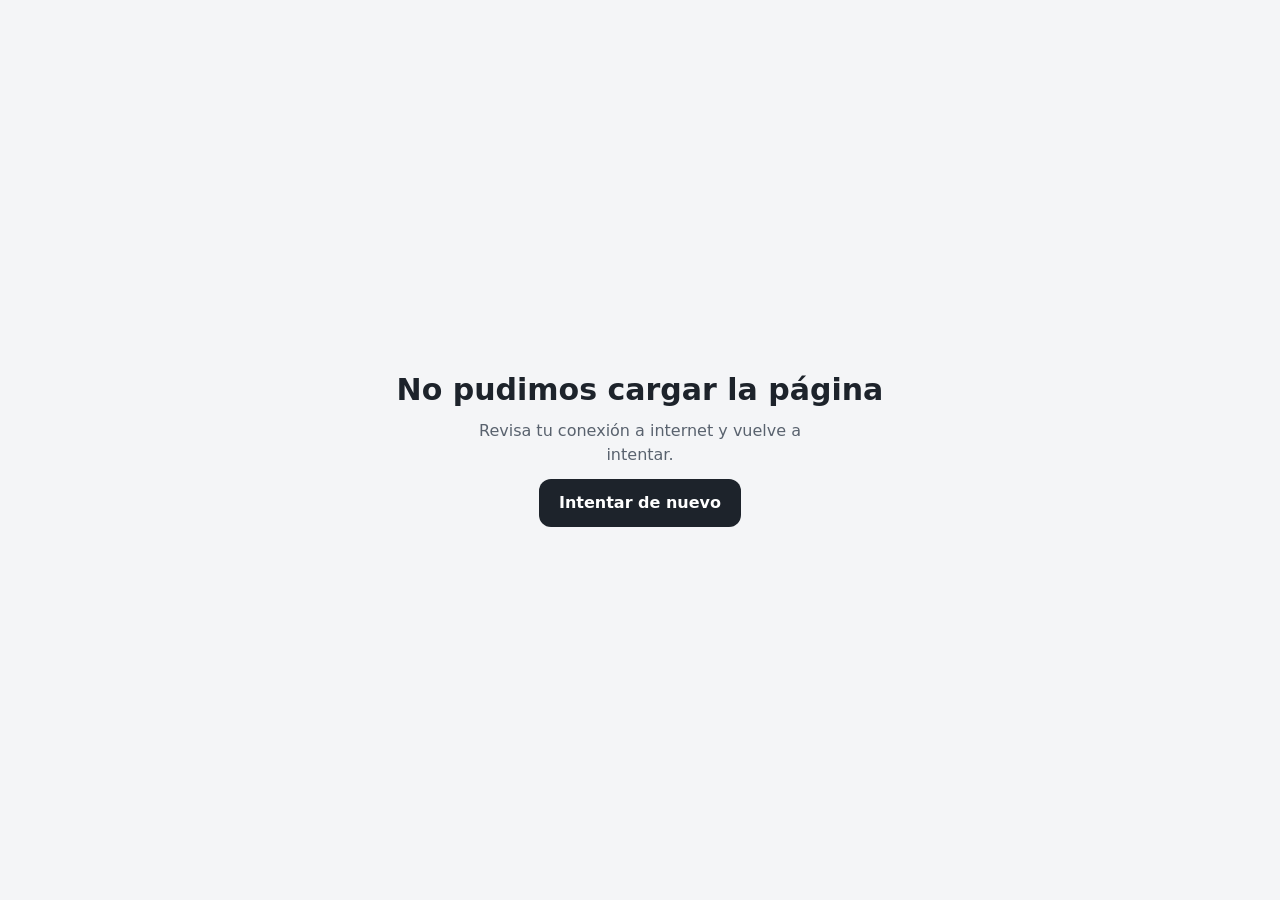
<file: t/burgers/index.html>
<!doctype html>
<html lang="es" data-plantilla="burgers">
<head>
<meta charset="utf-8">
<meta name="viewport" content="width=device-width, initial-scale=1, viewport-fit=cover">
<title>Burgers</title>
<meta name="description" content="Perros, hamburguesas y más. Arma tu pedido y envíalo por WhatsApp.">
<meta name="theme-color" content="#E11413">
<link rel="icon" href="/img/favicon.svg" type="image/svg+xml">
<link rel="preconnect" href="https://fonts.googleapis.com">
<link rel="preconnect" href="https://fonts.gstatic.com" crossorigin>
<link rel="stylesheet" href="https://fonts.googleapis.com/css2?family=Caveat+Brush&family=Lexend:wght@500;700;800&display=swap">
<link rel="stylesheet" href="/core/sitio.css">
<link rel="stylesheet" href="/core/mascotas.css">
<style>
/* Layout: cartel de comida rápida — encabezado rojo con toldo, hamburguesa que se abre al bajar, botones de categoría tipo sticker, cuadrícula de productos y pedido (hoja en móvil, columna fija en escritorio) */
:root{
  --rojo:#E11413;--sobre-rojo:#FFFFFF;--naranja:#E77F0A;--amarillo:#FDD103;--verde:#049804;--negro:#000000;
  --fondo-a:#FDD103;--fondo-b:#FFE98A;--puntos:#E77F0A;--tarjeta:#FFFFFF;--tinta-txt:#000000;--suave:#4A4A4A;--foto-fondo:#FDD103;--campo:#FFFFFF;
  --f-brush:"Caveat Brush","Comic Sans MS",cursive;--f-cuerpo:"Lexend",system-ui,-apple-system,"Segoe UI",sans-serif;
  --eu-fondo:var(--fondo-b);--eu-tarjeta:var(--tarjeta);--eu-texto:var(--tinta-txt);--eu-suave:var(--suave);--eu-linea:rgba(0,0,0,.14);
  --eu-principal:var(--rojo);--eu-sobre-principal:var(--sobre-rojo);--eu-acento:var(--amarillo);--eu-titulos:var(--f-brush);--eu-cuerpo:var(--f-cuerpo);
  color-scheme:light;
}
:root[data-theme="dark"]{color-scheme:dark}
*{box-sizing:border-box}
[hidden]{display:none!important}
html{scroll-behavior:auto}
body{margin:0;min-height:100vh;color:var(--tinta-txt);font-family:var(--f-cuerpo);font-size:16px;line-height:1.45;overflow-x:clip;
  background:radial-gradient(circle,var(--puntos) 1.6px,transparent 2px) 0 0/22px 22px,linear-gradient(160deg,var(--fondo-a) 0%,var(--fondo-b) 50%,var(--fondo-a) 100%);
  background-attachment:scroll;padding-bottom:env(safe-area-inset-bottom,0px)}
.navidad body{background:radial-gradient(circle,rgba(255,255,255,.85) 1.6px,transparent 2px) 0 0/22px 22px,linear-gradient(160deg,var(--fondo-a) 0%,var(--fondo-b) 50%,var(--fondo-a) 100%)}
h1,h2,h3,p{margin:0}
button,input,textarea{font:inherit;color:inherit;touch-action:manipulation;-webkit-tap-highlight-color:transparent}
button{cursor:pointer}
button:focus-visible,input:focus-visible,textarea:focus-visible,a:focus-visible{outline:4px solid var(--verde);outline-offset:2px}
.brush{font-family:var(--f-brush);font-weight:400}
.ic{width:22px;height:22px;flex:none;fill:none;stroke:currentColor;stroke-width:2.2;stroke-linecap:round;stroke-linejoin:round}

/* Estilo sticker del cartel: borde negro y sombra dura; al tocar se hunde */
.sticker{border:2px solid #000;box-shadow:3px 3px 0 #000}
.toca{transition:transform .12s,box-shadow .12s}
.toca:active:not(:disabled){transform:translate(3px,3px);box-shadow:none}

/* ---------- Encabezado ---------- */
.cab{position:sticky;top:0;z-index:30;background:var(--rojo);color:var(--sobre-rojo);padding-top:env(safe-area-inset-top,0px)}
.cab-in{max-width:80rem;margin:0 auto;display:flex;align-items:center;gap:12px;padding:8px max(16px,env(safe-area-inset-right,0px)) 8px max(16px,env(safe-area-inset-left,0px))}
.logo{position:relative;width:46px;height:46px;flex:none;border-radius:50%;border:2px solid #000;background:#fff;display:grid;place-items:center;font-size:24px}
.logo img{position:absolute;inset:0;width:100%;height:100%;border-radius:50%;object-fit:cover;background:#fff}
.gorro{display:none;position:absolute;left:-4px;top:-8px;width:30px;height:26px;transform:rotate(-14deg);z-index:2;pointer-events:none}
.navidad .gorro{display:block}
.nombre{min-width:0;flex:1}
.nombre h1{font-size:1.1rem;font-weight:800;line-height:1.15;white-space:nowrap;overflow:hidden;text-overflow:ellipsis}
.nombre p{font-family:var(--f-brush);font-size:1.15rem;line-height:1;color:var(--amarillo)}
.bolsa{position:relative;width:48px;height:48px;border-radius:50%;background:var(--amarillo);color:#000;display:grid;place-items:center;flex:none}
.bolsa .n{position:absolute;right:-6px;top:-6px;min-width:24px;height:24px;padding:0 4px;border-radius:12px;border:2px solid #000;background:var(--naranja);font-size:12px;font-weight:800;display:grid;place-items:center}
.toldo{height:12px;border-block:2px solid #000;background:repeating-linear-gradient(90deg,var(--rojo) 0 28px,var(--amarillo) 28px 56px)}
.navidad .toldo{background:repeating-linear-gradient(135deg,#E11413 0 10px,#FFFFFF 10px 20px)}
@media (min-width:640px){.logo{width:56px;height:56px;font-size:30px}.nombre h1{font-size:1.25rem}.nombre p{font-size:1.3rem}.cab-in{padding-block:12px}}

[data-eu-avisos]:empty{display:none}

/* ---------- Hamburguesa que se abre al bajar ---------- */
.hb{height:220vh;height:220dvh}
.hb.quieta{height:auto}
.hb-fijo{position:sticky;top:96px;max-width:48rem;margin:0 auto;padding:16px 16px 0}
.hb-marco{overflow:hidden;border-radius:16px;background:#000}
.hb-marco canvas{display:block;width:100%;height:auto}
.hb-marco .hb-foto{display:block;width:100%;aspect-ratio:4/3;object-fit:cover}
.hb-pie{margin-top:12px;display:flex;align-items:center;justify-content:space-between;gap:12px}
.hb-aviso{font-family:var(--f-brush);font-size:1.6rem;line-height:1.1;transition:opacity .3s}
.hb-aviso.fuera{opacity:0}
.boton-blanco{display:inline-flex;align-items:center;gap:4px;border-radius:12px;background:var(--tarjeta);padding:8px 16px;font-size:.9rem;font-weight:700;color:var(--tinta-txt)}
.boton-blanco .ic{width:18px;height:18px}

/* Portada sencilla (cuando la hamburguesa está apagada) */
.portada{max-width:80rem;margin:0 auto;padding:22px 16px 4px;display:flex;align-items:center;gap:16px}
.portada .grande{width:84px;height:84px;font-size:44px}
.portada h2{font-family:var(--f-brush);font-weight:400;font-size:2.4rem;line-height:1}
.portada p{color:var(--suave);font-weight:500;max-width:52ch}

/* ---------- Menú ---------- */
.menu{max-width:80rem;margin:0 auto;padding:0 16px 128px;display:grid;gap:24px;scroll-margin-top:112px}
.menu-col{min-width:0}
.cats{display:grid;grid-template-columns:repeat(auto-fit,minmax(96px,1fr));gap:8px;padding:16px 4px}
.cat{min-width:0;border-radius:12px;background:var(--tarjeta);color:var(--tinta-txt);font-family:var(--f-brush);font-size:1.125rem;line-height:1.1;padding:8px 4px;display:flex;flex-direction:column;align-items:center;justify-content:center;overflow-wrap:anywhere;text-align:center}
.cat span{font-size:1.6rem}
@media (min-width:400px){.cat{font-size:1.25rem}}
.b-txt{display:inline!important}
.cat[aria-pressed="true"]{background:var(--amarillo);color:#000}
.grid{display:grid;grid-template-columns:repeat(2,minmax(0,1fr));gap:12px}
.prod{display:flex;flex-direction:column;overflow:hidden;border-radius:16px;background:var(--tarjeta)}
.prod.eu-rev{transition:opacity .45s ease,transform .5s cubic-bezier(.2,.8,.2,1)}
.foto{position:relative;aspect-ratio:1;display:grid;place-items:center;overflow:hidden;border-bottom:2px solid #000;background:var(--foto-fondo);font-size:3.6rem}
.foto img{position:absolute;inset:0;width:100%;height:100%;object-fit:cover}
.prod.agotado .foto img{filter:grayscale(1);opacity:.6}
.prod-txt{display:flex;flex:1;flex-direction:column;gap:4px;padding:12px}
.prod h3{font-size:1rem;font-weight:700;line-height:1.3}
.prod .desc{font-size:.78rem;line-height:1.35;color:var(--suave)}
.precio{margin-top:auto;padding-top:8px;font-size:1.5rem;font-weight:800;color:var(--rojo);line-height:1.1}
.precio small{display:block;font-size:.75rem;font-weight:700;color:var(--suave)}
.precio.sin{font-size:.9rem;color:var(--suave)}
.prod-acc{padding:0 12px 12px}
.agregar{width:100%;display:flex;align-items:center;justify-content:center;gap:8px;border-radius:12px;background:var(--rojo);color:var(--sobre-rojo);padding:10px 8px;font-size:.9rem;font-weight:700;line-height:1.2}
.agregar:disabled{cursor:not-allowed;background:rgba(0,0,0,.15);color:rgba(0,0,0,.45);box-shadow:none}
.cant{display:flex;align-items:center;justify-content:space-between;gap:8px}
.cant button{width:44px;height:44px;border-radius:50%;background:var(--naranja);color:#000;display:grid;place-items:center}
.cant .ic{width:20px;height:20px}
.cant b{min-width:2rem;text-align:center;font-size:1.25rem;font-weight:800;font-variant-numeric:tabular-nums}
.vacio{padding:24px 8px;text-align:center;color:var(--suave)}
@media (min-width:640px){.grid{gap:16px}.prod .desc{font-size:.85rem}.cats{display:flex;flex-wrap:wrap;gap:12px}.cat{flex-direction:row;gap:8px;padding:8px 20px;font-size:1.8rem}.cat span{font-size:1.8rem}}
@media (min-width:768px){.grid{grid-template-columns:repeat(3,minmax(0,1fr))}}

.local{margin-top:40px;display:flex;flex-direction:column;gap:12px}
.local h2{font-family:var(--f-brush);font-weight:400;font-size:2.2rem;line-height:1}
.local .eu-info-col{border:2px solid #000;box-shadow:3px 3px 0 #000}
.redes-hb{margin:2px 0 14px;color:#000}
.redes-hb .eu-redes-tit{opacity:1;font-weight:800}
.redes-hb .eu-red-pill{background:#fff;border:2px solid #000;box-shadow:3px 3px 0 #000}
.redes-hb a.eu-red-pill:hover{background:#fff6c7}

/* ---------- Pedido ---------- */
.lado{min-width:0}
.pedido{display:flex;flex-direction:column;overflow-y:auto;overscroll-behavior:contain;border-radius:16px;background:var(--tarjeta);width:100%;min-height:0}
.ped-cab{display:flex;align-items:center;justify-content:space-between;gap:8px;border-bottom:2px solid #000;background:var(--amarillo);color:#000;padding:8px 16px;position:sticky;top:0;z-index:2}
.ped-cab h2{font-family:var(--f-brush);font-weight:400;font-size:1.9rem;line-height:1.1}
.redondo{width:44px;height:44px;border-radius:50%;background:#fff;color:#000;display:grid;place-items:center;flex:none}
.ped-lineas{padding:8px 16px}
.ped-lineas ul{list-style:none;margin:0;padding:0}
.ped-lineas li{display:flex;align-items:center;gap:8px;padding:12px 0;border-bottom:2px solid rgba(0,0,0,.1)}
.ped-lineas li:last-child{border-bottom:0}
.ped-lineas .txt{flex:1;min-width:0}
.ped-lineas .txt b{display:block;line-height:1.3}
.ped-lineas .txt span{font-size:.85rem;color:var(--suave)}
.borrar{width:44px;height:44px;border:0;border-radius:50%;background:none;color:var(--rojo);display:grid;place-items:center}
.ped-vacio{padding:24px 0;text-align:center;color:var(--suave)}
.ped-form{display:flex;flex-direction:column;gap:12px;border-top:2px solid #000;padding:16px}
.campo{display:flex;flex-direction:column;gap:4px}
.campo > span,.ped-form legend{font-size:.85rem;font-weight:700}
.campo em{font-style:normal;font-weight:500;color:var(--suave)}
.campo input,.campo textarea{width:100%;border-radius:12px;border:2px solid #000;background:var(--campo);padding:12px 14px;font-size:16px}
.campo textarea{resize:none}
.campo small{font-size:.75rem;color:var(--suave)}
.contador{margin-top:4px;text-align:right;font-size:.75rem;color:var(--suave)}
.ped-form fieldset{border:0;margin:0;padding:0;min-width:0}
.ped-form legend{padding:0;margin-bottom:4px}
.tipos{display:grid;grid-template-columns:repeat(3,minmax(0,1fr));gap:8px}
.tipo{display:flex;flex-direction:column;align-items:center;gap:4px;border-radius:12px;background:#fff;color:#000;padding:12px 4px;font-size:.85rem;font-weight:700;text-align:center;line-height:1.2}
.tipo[aria-pressed="true"]{background:var(--amarillo)}
.ped-form .eu-pago-op span{border:2px solid #000;border-radius:12px;background:#fff;color:#000}
.ped-form .eu-pago-op input:checked + span{background:var(--amarillo);box-shadow:3px 3px 0 #000;border-color:#000}
.ped-form .eu-pago-detalle{border:2px dashed #000;background:var(--campo)}
.ped-total{display:flex;align-items:flex-end;justify-content:space-between;gap:12px;padding-top:4px}
.ped-total > span{font-weight:700}
.ped-total .tot{display:flex;flex-direction:column;align-items:flex-end;line-height:1.1}
.ped-total b{font-size:1.9rem;font-weight:800;color:var(--rojo);font-variant-numeric:tabular-nums}
.ped-total small{font-size:.8rem;font-weight:700;color:var(--suave)}
.enviar{width:100%;display:flex;align-items:center;justify-content:center;gap:8px;border-radius:12px;background:var(--verde);color:#fff;padding:16px 8px;font-size:1.1rem;font-weight:800}
.enviar:disabled{cursor:not-allowed;background:rgba(0,0,0,.15);color:rgba(0,0,0,.45);box-shadow:none}
.falta{text-align:center;font-size:.85rem;font-weight:600;color:var(--rojo)}
.cerrado-nota{border-radius:12px;background:#2b2f36;color:#fff;padding:10px 12px;font-size:.85rem;font-weight:600}

/* Barra de abajo en el teléfono */
.barra{position:fixed;left:16px;right:16px;bottom:calc(16px + env(safe-area-inset-bottom,0px));z-index:30;display:flex;align-items:center;justify-content:space-between;gap:8px;border-radius:16px;background:var(--verde);color:#fff;padding:16px 20px;font-size:1.1rem;font-weight:800}
.barra span{display:flex;align-items:center;gap:8px}
.aviso-flota{position:fixed;left:50%;bottom:96px;transform:translateX(-50%);z-index:50;border-radius:999px;background:#000;color:#fff;padding:10px 18px;font-weight:700;font-size:.9rem;white-space:nowrap}

@media (max-width:1023px){
  .lado{position:fixed;inset:0;z-index:40;display:none;align-items:flex-end;background:rgba(0,0,0,.6);padding:8px}
  .lado.abierto{display:flex}
  .lado .pedido{max-height:92vh;max-height:92dvh}
}
@media (min-width:1024px){
  .menu{grid-template-columns:minmax(0,1fr) 380px;padding-bottom:32px}
  .lado .pedido{position:sticky;top:112px;max-height:calc(100vh - 8rem)}
  .cerrar-pedido,.bolsa,.barra{display:none!important}
  .hb-fijo{top:112px}
}
@media (prefers-reduced-motion:reduce){.toca{transition:none}}
</style>
</head>
<body>
<svg width="0" height="0" style="position:absolute" aria-hidden="true">
  <symbol id="i-bolsa" viewBox="0 0 24 24"><path d="M6 2 3 6v14a2 2 0 0 0 2 2h14a2 2 0 0 0 2-2V6l-3-4Z"/><path d="M3 6h18"/><path d="M16 10a4 4 0 0 1-8 0"/></symbol>
  <symbol id="i-mas" viewBox="0 0 24 24"><path d="M5 12h14"/><path d="M12 5v14"/></symbol>
  <symbol id="i-menos" viewBox="0 0 24 24"><path d="M5 12h14"/></symbol>
  <symbol id="i-basura" viewBox="0 0 24 24"><path d="M3 6h18"/><path d="M19 6v14c0 1-1 2-2 2H7c-1 0-2-1-2-2V6"/><path d="M8 6V4c0-1 1-2 2-2h4c1 0 2 1 2 2v2"/><path d="M10 11v6"/><path d="M14 11v6"/></symbol>
  <symbol id="i-x" viewBox="0 0 24 24"><path d="M18 6 6 18"/><path d="m6 6 12 12"/></symbol>
  <symbol id="i-enviar" viewBox="0 0 24 24"><path d="m22 2-7 20-4-9-9-4Z"/><path d="M22 2 11 13"/></symbol>
  <symbol id="i-cubiertos" viewBox="0 0 24 24"><path d="M3 2v7c0 1.1.9 2 2 2h4a2 2 0 0 0 2-2V2"/><path d="M7 2v20"/><path d="M21 15V2a5 5 0 0 0-5 5v6c0 1.1.9 2 2 2h3Zm0 0v7"/></symbol>
  <symbol id="i-moto" viewBox="0 0 24 24"><circle cx="18.5" cy="17.5" r="3.5"/><circle cx="5.5" cy="17.5" r="3.5"/><circle cx="15" cy="5" r="1"/><path d="M12 17.5V14l-3-3 4-3 2 3h2"/></symbol>
  <symbol id="i-abajo" viewBox="0 0 24 24"><path d="m6 9 6 6 6-6"/></symbol>
</svg>

<header class="cab">
  <div class="cab-in">
    <div class="logo" id="logo" data-eu-logo>
      <span id="logoEmoji" aria-hidden="true">🍔</span>
      <svg class="gorro" viewBox="0 0 40 34" aria-hidden="true"><path d="M5 26 C6 12 15 4 27 6 C31 7 34 10 35 14 C32 12 28 12 25 14 C18 18 14 22 14 27 Z" fill="#E11413" stroke="#000" stroke-width="2" stroke-linejoin="round"/><rect x="3" y="24" width="30" height="8" rx="4" fill="#fff" stroke="#000" stroke-width="2"/><circle cx="35" cy="14" r="4.5" fill="#fff" stroke="#000" stroke-width="2"/></svg>
    </div>
    <div class="nombre"><h1 id="nombre"></h1><p id="lema"></p></div>
    <button class="bolsa sticker toca" id="bolsa" type="button" aria-label="Ver pedido"><svg class="ic"><use href="#i-bolsa"/></svg><span class="n" id="bolsaN" hidden>0</span></button>
  </div>
  <div class="toldo" aria-hidden="true"></div>
</header>
<div data-eu-avisos></div>

<section class="hb" id="hb" aria-label="Hamburguesa que se abre al bajar">
  <div class="hb-fijo" data-eu-portada>
    <div class="hb-marco sticker"><canvas id="lienzo" width="640" height="480" role="img" aria-label="Hamburguesa abriéndose capa por capa"></canvas></div>
    <div class="hb-pie">
      <p class="hb-aviso" id="hbAviso"></p>
      <button class="boton-blanco sticker toca" type="button" data-ir-menu>Ir al menú <svg class="ic"><use href="#i-abajo"/></svg></button>
    </div>
  </div>
</section>
<section class="portada" id="portada" hidden data-eu-portada>
  <div class="logo grande" id="logoGrande" aria-hidden="true">🍔</div>
  <div><h2 id="portadaNombre"></h2><p id="portadaTxt"></p></div>
</section>

<main class="menu" id="menu">
  <section class="menu-col">
    <div class="eu-redes redes-hb" data-eu-redes="Síguenos"></div>
    <nav class="cats" id="cats" aria-label="Categorías del menú"></nav>
    <div class="grid" id="grid"></div>
    <section class="local" aria-labelledby="local-t"><h2 id="local-t">El local</h2><div id="info"></div></section>
  </section>
  <aside class="lado" id="lado">
    <section class="pedido sticker" id="pedido" aria-labelledby="pedido-t">
      <div class="ped-cab"><h2 id="pedido-t">Tu pedido (<span id="cuenta">0</span>)</h2><button class="redondo sticker toca cerrar-pedido" id="cerrar" type="button" aria-label="Cerrar pedido"><svg class="ic"><use href="#i-x"/></svg></button></div>
      <div class="ped-lineas" id="lineas"></div>
      <form class="ped-form" id="form" novalidate>
        <label class="campo"><span>Nombre</span><input id="cliente" autocomplete="name" placeholder="¿A nombre de quién?"></label>
        <fieldset><legend>Tipo de entrega</legend><div class="tipos" id="tipos"></div></fieldset>
        <label class="campo" id="campoDir" hidden><span>Dirección</span><input id="direccion" autocomplete="street-address" placeholder="Calle, casa o edificio, referencia"><small id="notaDelivery"></small></label>
        <div id="pago"></div>
        <div id="pagoDetalle"></div>
        <div><label class="campo"><span>Notas para la cocina <em>(opcional)</em></span><textarea id="notas" rows="2" maxlength="200" placeholder="Ej: sin cebolla, salsas aparte, bien cocido"></textarea></label><p class="contador" id="contador" aria-hidden="true">0/200</p></div>
        <p class="cerrado-nota" id="cerrado" hidden></p>
        <div class="ped-total"><span>Total a pagar</span><span class="tot"><b id="total">$0.00</b><small id="totalBs"></small></span></div>
        <button class="enviar sticker toca" id="enviar" type="submit" data-eu-boton><svg class="ic"><use href="#i-enviar"/></svg> Confirmar y enviar pedido</button>
        <p class="falta" id="falta" role="status" hidden></p>
      </form>
    </section>
  </aside>
</main>

<button class="barra sticker toca" id="barra" type="button" hidden data-eu-boton><span><svg class="ic"><use href="#i-bolsa"/></svg><span class="b-txt">Ver pedido (<b id="barraN">0</b>)</span></span><span id="barraTotal">$0.00</span></button>
<div class="aviso-flota" id="avisoFlota" role="status" hidden></div>

<script src="/core/config.js"></script>
<script src="/core/catalogos.js"></script>
<script src="/t/burgers/datos.js"></script>
<script src="/core/mascotas.js"></script>
<script src="/core/idiomas.js"></script>
<script src="/core/mapa.js"></script>
<script src="/core/sitio.js"></script>
<script src="/t/burgers/app.js"></script>
</body>
</html>
</file>
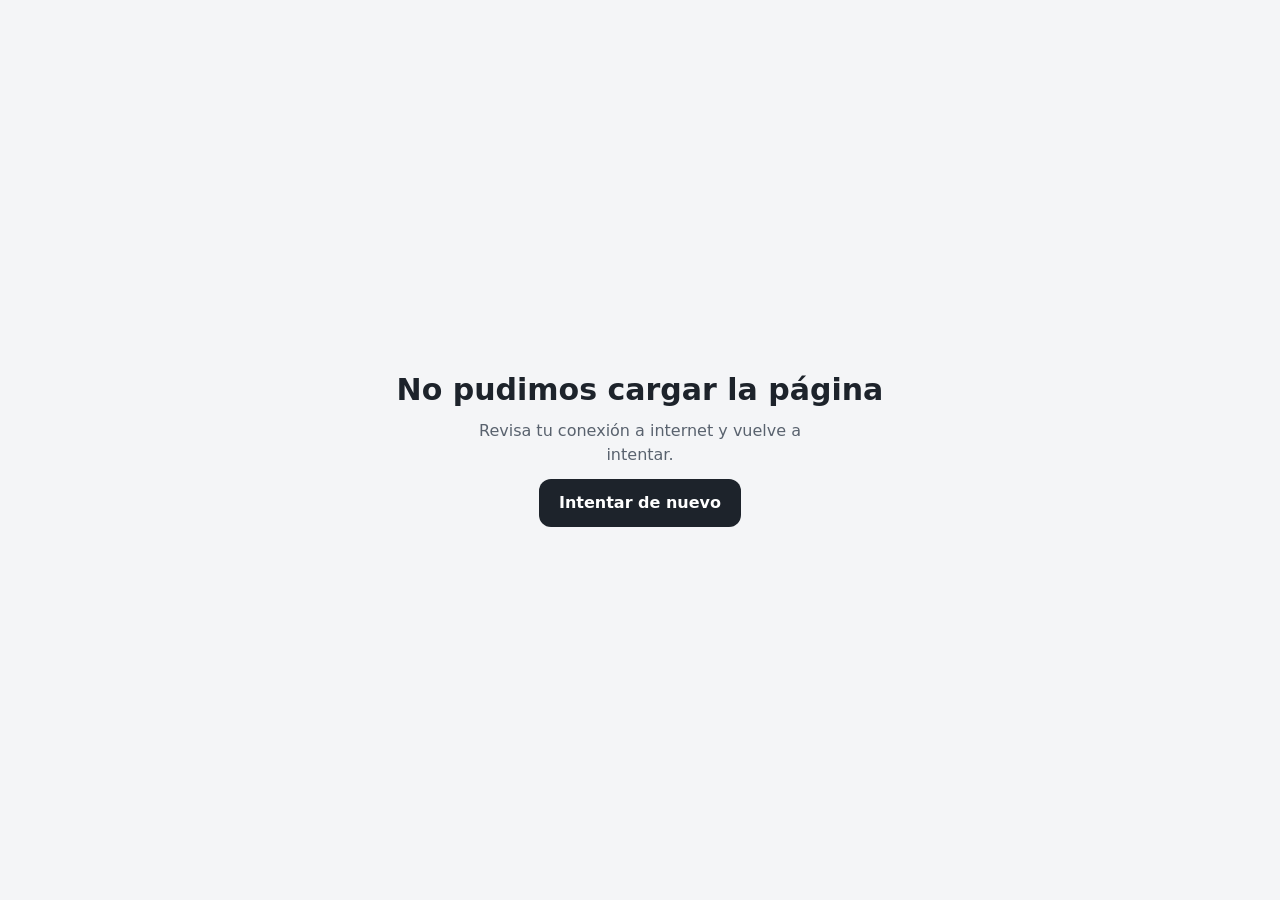
<file: t/delicias/index.html>
<!doctype html>
<html lang="es" data-plantilla="delicias">
<head>
<meta charset="utf-8">
<meta name="viewport" content="width=device-width, initial-scale=1, viewport-fit=cover, interactive-widget=resizes-content">
<title>Delicias</title>
<meta name="description" content="Hamburguesas, perros, pepitos y salchipapas. Arma tu pedido y envíalo por WhatsApp.">
<meta name="theme-color" content="#C8141C">
<link rel="icon" href="/img/favicon.svg" type="image/svg+xml">
<link rel="preload" href="/t/delicias/vendor/poppins-700.woff" as="font" type="font/woff" crossorigin>
<link rel="stylesheet" href="/core/sitio.css">
<link rel="stylesheet" href="/core/mascotas.css">
<style>
/* Layout: comida rápida moderna — cabecera compacta, portada con foto, buscador, categorías fijas,
   «Lo más pedido» en carrusel, franjas con foto por categoría, hoja para elegir opciones y adicionales,
   y el pedido en una hoja (teléfono) o en una columna fija (computadora). */
@font-face{font-family:"Poppins";font-weight:400;font-style:normal;font-display:swap;src:url("/t/delicias/vendor/poppins-400.woff") format("woff")}
@font-face{font-family:"Poppins";font-weight:500;font-style:normal;font-display:swap;src:url("/t/delicias/vendor/poppins-500.woff") format("woff")}
@font-face{font-family:"Poppins";font-weight:700;font-style:normal;font-display:swap;src:url("/t/delicias/vendor/poppins-700.woff") format("woff")}
@font-face{font-family:"Poppins";font-weight:700;font-style:italic;font-display:swap;src:url("/t/delicias/vendor/poppins-700i.woff") format("woff")}
:root{
  --rojo:#C8141C;--rojo-hondo:#9E0F16;--sobre-rojo:#FFFFFF;--mostaza:#FFC20F;--mostaza-suave:#FFE7A3;--sobre-mostaza:#1D0A0B;--llama:#F7931E;
  --vino:#3A0709;--vino-hondo:#230405;--velo:35, 4, 5;--verde:#1FAA52;
  --fondo:#FBF6F1;--tarjeta:#FFFFFF;--tinta:#1D0A0B;--gris:#6F5F5E;--gris-claro:#A39391;--linea-suave:#EFE5DF;--crema:#FFF4E0;--suave-fondo:#F4EDE9;--campo:#FFFFFF;
  --sombra-1:0 1px 2px rgba(var(--velo),.06),0 4px 14px rgba(var(--velo),.08);
  --sombra-2:0 2px 6px rgba(var(--velo),.08),0 14px 34px rgba(var(--velo),.15);
  --sombra-3:0 -8px 40px rgba(var(--velo),.24);
  --radio-t:18px;--resorte:cubic-bezier(.32,.72,0,1);--ancho:1200px;
  --letra:"Poppins","Segoe UI",Roboto,system-ui,sans-serif;--f-titulos:var(--letra);
  --eu-fondo:var(--fondo);--eu-tarjeta:var(--tarjeta);--eu-texto:var(--tinta);--eu-suave:var(--gris);--eu-linea:var(--linea-suave);
  --eu-principal:var(--rojo);--eu-sobre-principal:var(--sobre-rojo);--eu-acento:var(--mostaza);--eu-titulos:var(--f-titulos);--eu-cuerpo:var(--letra);
  color-scheme:light;
}
:root[data-theme="dark"]{color-scheme:dark}
*,*::before,*::after{box-sizing:border-box}
[hidden]{display:none!important}
html{-webkit-text-size-adjust:100%}
body{margin:0;min-height:100vh;font-family:var(--letra);font-size:16px;line-height:1.4;background:var(--fondo);color:var(--tinta);-webkit-tap-highlight-color:transparent;overflow-x:clip}
h1,h2,h3,h4,p{margin:0}
button,input,select,textarea{font:inherit;color:inherit}
button{cursor:pointer;touch-action:manipulation}
img{display:block;max-width:100%}
a{color:inherit}
.num{font-variant-numeric:tabular-nums lining-nums}
.ico{display:inline-grid;place-items:center;flex:none;line-height:0}
.solo-lector{position:absolute!important;width:1px;height:1px;padding:0;margin:-1px;overflow:hidden;clip:rect(0 0 0 0);white-space:nowrap;border:0}
:focus-visible{outline:3px solid var(--llama);outline-offset:2px}
[data-eu-avisos]:empty{display:none}

/* Botones */
.toca{border:0;transition:transform .12s ease,background-color .15s ease,box-shadow .15s ease}
.toca:active:not(:disabled):not([aria-disabled="true"]){transform:scale(.96)}
.toca[aria-disabled="true"],.toca:disabled{cursor:not-allowed;background:var(--suave-fondo)!important;color:var(--gris-claro)!important}
.boton{display:inline-flex;align-items:center;justify-content:center;gap:8px;min-height:48px;padding:10px 16px;border-radius:14px;font-weight:700;font-size:16px;text-decoration:none;background:var(--tarjeta);color:var(--tinta)}
.boton.rojo{background:var(--rojo);color:var(--sobre-rojo)}
.boton.verde{background:var(--verde);color:#fff}
.boton.suave{background:var(--suave-fondo);color:var(--tinta)}
.boton.ancho{width:100%}
.campo{display:block;width:100%;min-height:48px;padding:10px 14px;border:1.5px solid var(--linea-suave);border-radius:14px;background:var(--campo);color:var(--tinta);font-size:16px;transition:border-color .15s ease,box-shadow .15s ease}
.campo:focus{outline:none;border-color:var(--llama);box-shadow:0 0 0 4px rgba(247,147,30,.18)}
textarea.campo{resize:none}
.etiqueta{display:block;margin-bottom:4px;font-size:14px;font-weight:700;color:var(--tinta)}
.ayuda{margin-top:4px;font-size:13px;color:var(--gris)}

/* ---------- Cabecera compacta ---------- */
.cabecera{position:sticky;top:0;z-index:40;padding-top:env(safe-area-inset-top);background:var(--rojo);color:var(--sobre-rojo);transition:box-shadow .2s ease}
.cabecera.con-sombra{box-shadow:0 6px 20px rgba(var(--velo),.25)}
.cabecera-fila{display:flex;align-items:center;gap:10px;max-width:var(--ancho);margin:0 auto;padding:8px 16px;min-height:60px}
.insignia{position:relative;display:grid;place-items:center;width:42px;height:42px;flex:none;border-radius:50%;background:var(--vino-hondo);overflow:hidden;box-shadow:0 0 0 2px rgba(255,255,255,.35);font-size:22px}
.insignia img{position:absolute;inset:0;width:100%;height:100%;object-fit:cover;background:#fff}
.marca{min-width:0;flex:1;display:flex;flex-direction:column;align-items:flex-start;gap:2px}
.marca-nombre{max-width:100%;font-family:var(--f-titulos);font-size:17px;font-weight:700;line-height:1.15;white-space:nowrap;overflow:hidden;text-overflow:ellipsis}
.icono-boton{position:relative;display:grid;place-items:center;width:44px;height:44px;flex:none;padding:0;border:0;border-radius:50%;background:rgba(255,255,255,.16);color:inherit;transition:transform .12s ease,background-color .15s ease}
.icono-boton:active{transform:scale(.92)}
.icono-boton.bolsa{background:var(--mostaza);color:var(--sobre-mostaza)}
.bolsa-cuenta{position:absolute;top:-4px;right:-4px;display:grid;place-items:center;min-width:20px;height:20px;padding:0 5px;border-radius:10px;background:var(--tinta);color:var(--fondo);font-size:11px;font-weight:700;box-shadow:0 0 0 2px var(--rojo)}

/* Estado del horario */
.estado-horario{position:relative;display:inline-flex;align-items:center;gap:6px;padding:4px 11px;border-radius:999px;font-size:13px;font-weight:700;line-height:1.2}
.estado-horario:empty{display:none}
.estado-horario::before{content:"";width:8px;height:8px;flex:none;border-radius:50%;background:currentColor}
.estado-horario.abierto{background:#E5F7EC;color:#11733A}
.estado-horario.abierto::before{background:#1FAA52}
.estado-horario.abierto::after{content:"";position:absolute;left:11px;top:50%;width:8px;height:8px;margin-top:-4px;border-radius:50%;background:#1FAA52;animation:latido 1.8s ease-out infinite}
.estado-horario.chico.abierto::after{left:8px}
.estado-horario.cerrado{background:var(--crema);color:#7A4A00}
.estado-horario.chico{padding:2px 8px;font-size:11px}
.cabecera .estado-horario.abierto{background:rgba(255,255,255,.95)}
.cabecera .estado-horario.cerrado{background:var(--mostaza);color:var(--sobre-mostaza)}
@keyframes latido{0%{transform:scale(1);opacity:.6}70%,100%{transform:scale(2.6);opacity:0}}

/* ---------- Portada con foto ---------- */
.portada{max-width:var(--ancho);margin:0 auto;padding:14px 16px 0}
.portada-tarjeta{position:relative;overflow:hidden;border-radius:22px;background:var(--vino);color:#fff;isolation:isolate;box-shadow:var(--sombra-2)}
.portada-fondo{position:absolute;inset:0;z-index:-2;width:100%;height:100%;object-fit:cover;object-position:75% 50%}
.portada-tarjeta::after{content:"";position:absolute;inset:0;z-index:-1;background:linear-gradient(90deg,rgba(var(--velo),.94) 0%,rgba(var(--velo),.8) 52%,rgba(var(--velo),.3) 100%)}
.portada-contenido{display:grid;grid-template-columns:auto minmax(0,1fr);grid-template-areas:"logo texto" "acciones acciones";align-items:center;gap:12px 14px;padding:16px}
.portada-contenido.sin-logo{grid-template-columns:minmax(0,1fr);grid-template-areas:"texto" "acciones"}
.portada-logo{grid-area:logo;display:grid;place-items:center;width:84px;height:84px;border-radius:50%;overflow:hidden;background:#fff;box-shadow:0 6px 18px rgba(0,0,0,.45),0 0 0 3px rgba(255,255,255,.4)}
.portada-logo img{width:100%;height:100%;object-fit:cover}
.portada-texto{grid-area:texto;min-width:0;display:grid;gap:5px}
.portada-nombre{font-family:var(--f-titulos);font-size:26px;font-weight:700;line-height:1.08;text-wrap:balance;overflow-wrap:anywhere;text-shadow:0 2px 14px rgba(0,0,0,.35)}
.portada-lema{font-size:15px;font-weight:700;font-style:italic;line-height:1.25;color:var(--mostaza);text-wrap:balance}
.portada-lema:empty{display:none}
.estado-portada{display:flex;align-items:center;gap:7px;min-height:18px;font-size:13px;font-weight:600;line-height:1.35;color:#fff}
.estado-portada::before{content:"";width:8px;height:8px;flex:none;border-radius:50%;background:#2BD46B;box-shadow:0 0 0 3px rgba(43,212,107,.25)}
.estado-portada:empty::before{display:none}
.estado-portada.cerrado{color:var(--mostaza-suave)}
.estado-portada.cerrado::before{background:var(--mostaza);box-shadow:0 0 0 3px rgba(255,194,15,.22)}
.horario-semana{display:flex;align-items:center;gap:5px;font-size:12px;font-weight:500;line-height:1.3;color:rgba(255,255,255,.78)}
.portada-acciones{grid-area:acciones;display:flex;align-items:center;flex-wrap:wrap;gap:8px;min-width:0}
.pastilla{display:inline-flex;align-items:center;justify-content:center;gap:6px;min-height:40px;min-width:40px;padding:6px 12px;border-radius:999px;font-size:13px;font-weight:600;white-space:nowrap;text-decoration:none;color:#fff;background:rgba(255,255,255,.15);touch-action:manipulation;transition:background-color .15s ease,transform .12s ease}
.pastilla:active{transform:scale(.96);background:rgba(255,255,255,.25)}
.mascota-caja{position:relative;display:inline-block;flex:none}
.ranura-mascota{display:block;width:54px;height:62px;margin:-14px 0 -10px 2px;padding:0;border:0;border-radius:14px;background:none;color:inherit}
.eu-sin-mascota .mascota-caja{display:none}
.globo{position:absolute;bottom:calc(100% + 4px);right:-6px;z-index:3;transform-origin:85% 100%;padding:5px 10px;border-radius:12px;background:#fff;color:#1D0A0B;font-size:12px;font-weight:700;line-height:1.3;white-space:nowrap;box-shadow:0 4px 14px rgba(0,0,0,.28);opacity:0;transform:translateY(8px) scale(.6);pointer-events:none;transition:opacity .2s ease,transform .3s var(--resorte)}
.globo::after{content:"";position:absolute;top:100%;right:22px;border:5px solid transparent;border-top-color:#fff}
.globo.visto{opacity:1;transform:none}
@media (max-width:374px){.pastilla-texto{display:none}#accion-red{padding:6px}.horario-semana{font-size:11px}}
@media (min-width:720px){
  .portada-contenido{grid-template-areas:"logo texto" "logo acciones";gap:12px 28px;padding:28px 36px}
  .portada-contenido.sin-logo{grid-template-areas:"texto" "acciones"}
  .portada-logo{width:150px;height:150px}
  .portada-texto{align-self:end;gap:8px}
  .portada-acciones{align-self:start}
  .portada-nombre{font-size:38px}
  .portada-lema{font-size:21px}
  .estado-portada,.horario-semana{font-size:14px}
  .ranura-mascota{width:62px;height:72px;margin:-20px 0 -14px 4px}
}

/* ---------- Buscador ---------- */
.buscador{max-width:var(--ancho);margin:0 auto;padding:14px 16px 0}
.buscador-campo{display:flex;align-items:center;gap:10px;min-height:50px;padding:0 8px 0 16px;border-radius:16px;background:var(--tarjeta);color:var(--gris);box-shadow:var(--sombra-1);transition:box-shadow .15s ease}
.buscador-campo:focus-within{box-shadow:0 0 0 2px var(--llama),var(--sombra-1)}
.buscador-campo input{flex:1;min-width:0;height:48px;border:0;background:none;color:var(--tinta);font-size:16px;outline:none}
.buscador-campo input::-webkit-search-cancel-button{display:none}
.buscador-campo input:focus-visible{outline:none}
.buscador-limpiar{display:grid;place-items:center;width:36px;height:36px;border:0;border-radius:50%;background:var(--suave-fondo);color:var(--tinta)}
.resultado-busqueda{margin:6px 2px 12px;font-size:14px;font-weight:500;color:var(--gris)}

/* ---------- Categorías fijas ---------- */
.categorias{position:sticky;top:var(--alto-cabecera,60px);z-index:30;display:flex;gap:8px;min-height:68px;max-width:var(--ancho);margin:0 auto;padding:12px 16px;overflow-x:auto;scroll-snap-type:x proximity;scroll-padding:0 16px;scrollbar-width:none;background:linear-gradient(180deg,var(--fondo) 80%,transparent)}
.categorias::-webkit-scrollbar{display:none}
.categorias:empty{display:none}
.categoria{display:inline-flex;align-items:center;gap:6px;flex:none;min-height:44px;padding:7px 15px;touch-action:manipulation;border-radius:999px;background:var(--tarjeta);color:var(--tinta);font-size:14px;font-weight:600;text-decoration:none;white-space:nowrap;scroll-snap-align:start;box-shadow:var(--sombra-1);transition:background-color .2s ease,color .2s ease,transform .12s ease}
.categoria:active{transform:scale(.95)}
.categoria[aria-current="true"]{background:var(--vino);color:#fff}
.categoria .emo{font-size:17px;line-height:1}

/* ---------- Disposición ---------- */
.disposicion{display:grid;grid-template-columns:minmax(0,1fr);gap:24px;max-width:var(--ancho);margin:0 auto;padding:4px 16px calc(110px + env(safe-area-inset-bottom))}
@media (min-width:1024px){.disposicion{grid-template-columns:minmax(0,1fr) 370px;gap:32px;padding-bottom:48px}}
.seccion{scroll-margin-top:calc(var(--alto-cabecera,60px) + 70px)}
.seccion + .seccion,.destacados + .seccion{margin-top:30px}
.titulo-bloque{display:flex;align-items:baseline;justify-content:space-between;gap:12px;margin:6px 2px 12px}
.titulo-bloque h2{font-family:var(--f-titulos);font-size:20px;font-weight:700;line-height:1.2}
.titulo-bloque span{font-size:13px;font-weight:500;color:var(--gris)}

/* Lo más pedido */
.destacados-carril{display:flex;gap:12px;margin:0 -16px;padding:4px 16px 10px;overflow-x:auto;scroll-snap-type:x mandatory;scroll-padding:0 16px;scrollbar-width:none}
.destacados-carril::-webkit-scrollbar{display:none}
.destacado{position:relative;flex:none;width:168px;padding:0;border:0;border-radius:var(--radio-t);background:var(--tarjeta);color:var(--tinta);text-align:left;scroll-snap-align:start;box-shadow:var(--sombra-1);overflow:hidden;transition:transform .15s ease,box-shadow .15s ease}
.destacado:active{transform:scale(.97)}
.destacado .foto-producto{width:100%;height:124px;border-radius:0}
.destacado-info{display:grid;gap:2px;padding:10px 12px 12px}
.destacado-info b{font-size:14px;font-weight:700;line-height:1.25;display:-webkit-box;-webkit-line-clamp:2;-webkit-box-orient:vertical;overflow:hidden;min-height:35px}
.destacado .mas-flotante{top:88px;bottom:auto;right:10px}
@media (min-width:720px){.destacado{width:200px}.destacado .foto-producto{height:140px}.destacado .mas-flotante{top:104px}}

/* Encabezado de categoría: foto con el título en blanco */
.franja{position:relative;display:flex;flex-direction:column;justify-content:flex-end;gap:4px;min-height:112px;padding:14px 16px;border-radius:var(--radio-t);overflow:hidden;isolation:isolate;background:linear-gradient(120deg,var(--vino),var(--rojo) 60%,var(--llama));box-shadow:var(--sombra-1)}
.franja-foto{position:absolute;inset:0;z-index:-2;width:100%;height:100%;object-fit:cover;object-position:70% 50%;transition:transform .6s ease}
@media (max-width:719px){.franja{aspect-ratio:8/3}.franja-foto{object-position:50% 50%}}
.seccion:hover .franja-foto{transform:scale(1.04)}
.franja::after{content:"";position:absolute;inset:0;z-index:-1;background:linear-gradient(90deg,rgba(var(--velo),.88) 0%,rgba(var(--velo),.5) 50%,rgba(var(--velo),.05) 100%)}
.franja-emoji{position:absolute;right:14px;top:50%;transform:translateY(-50%) rotate(-8deg);font-size:64px;line-height:1}
.franja h2{position:relative;font-family:var(--f-titulos);font-size:24px;font-weight:700;line-height:1.1;color:#fff;text-shadow:0 2px 12px rgba(0,0,0,.45)}
.franja h2::after{content:"";display:block;width:34px;height:4px;margin-top:6px;border-radius:2px;background:var(--mostaza)}
.franja-cuenta{position:relative;font-size:12.5px;font-weight:600;color:var(--mostaza-suave)}
@media (min-width:720px){.franja{min-height:140px;padding:18px 22px}.franja h2{font-size:28px}}
.seccion-nota{margin:10px 2px 0;font-size:13.5px;color:var(--gris)}

/* ---------- Tarjetas de producto ---------- */
.lista{display:grid;grid-template-columns:minmax(0,1fr);gap:10px;margin-top:12px}
@media (min-width:640px){.lista{grid-template-columns:repeat(2,minmax(0,1fr));gap:12px}}
.producto{position:relative;display:flex;align-items:stretch;gap:12px;width:100%;padding:12px;border:0;border-radius:var(--radio-t);background:var(--tarjeta);color:var(--tinta);text-align:left;box-shadow:var(--sombra-1);transition:transform .15s ease,box-shadow .2s ease}
.producto:active{transform:scale(.985)}
.producto.eu-rev{transition:opacity .45s ease,transform .5s cubic-bezier(.2,.8,.2,1),box-shadow .2s ease}
@media (hover:hover){.producto:hover,.destacado:hover{box-shadow:var(--sombra-2);transform:translateY(-2px)}}
.producto-info{display:flex;flex:1;min-width:0;flex-direction:column;gap:4px}
.producto-nombre{font-size:15.5px;font-weight:700;line-height:1.28}
.producto .desc{font-size:13px;line-height:1.42;color:var(--gris);display:-webkit-box;-webkit-line-clamp:2;-webkit-box-orient:vertical;overflow:hidden}
.producto .opciones-texto{font-size:12px;font-weight:600;color:var(--rojo-hondo)}
.producto .precio{margin-top:auto;padding-top:4px}
.precio{font-size:16px;font-weight:700;line-height:1.1;color:var(--rojo)}
.precio small{font-size:12px;font-weight:600;color:var(--gris)}
.precio.sin{font-size:13px;color:var(--gris)}
.producto-media{position:relative;flex:none;width:104px}
.foto-producto{display:block;width:104px;height:104px;border-radius:14px;object-fit:cover;background:var(--crema)}
.foto-vacia{display:grid;place-items:center;font-size:42px;line-height:1;background:radial-gradient(circle at 30% 25%,#FFF8EA,#FFE6B8 70%,#FFD58A)}
.mas-flotante{position:absolute;right:-4px;bottom:-4px;display:grid;place-items:center;width:38px;height:38px;border-radius:50%;background:var(--rojo);color:var(--sobre-rojo);box-shadow:0 0 0 3px var(--tarjeta),0 4px 10px rgba(var(--velo),.35);transition:transform .15s var(--resorte)}
.producto:active .mas-flotante,.destacado:active .mas-flotante{transform:scale(.88)}
.cuenta-tarjeta{position:absolute;top:6px;left:6px;z-index:1;display:grid;place-items:center;min-width:24px;height:24px;padding:0 7px;border-radius:12px;background:var(--mostaza);color:var(--sobre-mostaza);font-size:12px;font-weight:700;box-shadow:0 2px 6px rgba(0,0,0,.18)}
.cuenta-tarjeta.salta,.bolsa-cuenta.salta{animation:salto .45s var(--resorte)}
@keyframes salto{0%{transform:scale(.4)}55%{transform:scale(1.25)}100%{transform:scale(1)}}
.oculto-busqueda{display:none!important}
.producto.agotado{opacity:.62}
.producto.agotado .foto-producto{filter:grayscale(1)}
.etiqueta-agotado{align-self:flex-start;margin-top:auto;padding:3px 10px;border-radius:999px;background:var(--suave-fondo);color:var(--gris);font-size:12.5px;font-weight:700}

/* Estado vacío (búsqueda y pedido) */
.vacio{display:grid;justify-items:center;gap:8px;padding:26px 16px 22px;text-align:center}
.vacio svg{width:112px;height:auto;margin-bottom:4px}
.vacio b{font-size:17px;font-weight:700}
.vacio p{max-width:30ch;font-size:14px;line-height:1.45;color:var(--gris)}
.vacio .boton{margin-top:6px}

/* El local */
.local{margin-top:40px;display:grid;gap:12px}
.local h2{font-family:var(--f-titulos);font-size:20px;font-weight:700}
.local .eu-info-col{border:0;border-radius:var(--radio-t);box-shadow:var(--sombra-1)}
.local .eu-red{background:var(--fondo)}

/* ---------- Barra flotante del pedido (teléfono) ---------- */
.barra-pedido{position:fixed;left:12px;right:12px;bottom:calc(12px + env(safe-area-inset-bottom));z-index:45;display:flex;align-items:center;gap:12px;min-height:62px;padding:8px 10px 8px 12px;border:0;border-radius:20px;background:var(--vino);color:#fff;text-align:left;box-shadow:0 10px 30px rgba(var(--velo),.35);transition:transform .25s var(--resorte),background-color .25s ease}
.barra-pedido:active{transform:scale(.98)}
.barra-pedido.salta{animation:barra-salto .45s var(--resorte)}
@keyframes barra-salto{0%{transform:scale(1)}40%{transform:scale(1.035) translateY(-3px)}100%{transform:scale(1)}}
.barra-icono{position:relative;display:grid;place-items:center;width:44px;height:44px;flex:none;border-radius:14px;background:rgba(255,255,255,.12)}
.barra-icono .bolsa-cuenta{box-shadow:0 0 0 2px var(--vino);background:var(--mostaza);color:var(--sobre-mostaza)}
.barra-textos{flex:1;min-width:0;display:grid}
.barra-textos b{font-size:15.5px;font-weight:700;line-height:1.2}
.barra-textos small{font-size:12.5px;color:rgba(255,255,255,.72)}
.barra-total{display:inline-flex;align-items:center;gap:6px;padding:10px 14px;border-radius:14px;background:var(--rojo);color:var(--sobre-rojo);font-size:16px;font-weight:700;white-space:nowrap}
.barra-pedido.vacia{background:var(--tarjeta);color:var(--tinta);box-shadow:var(--sombra-2)}
.barra-pedido.vacia .barra-icono{background:var(--crema);color:var(--rojo)}
.barra-pedido.vacia .barra-textos small{color:var(--gris)}
@media (min-width:1024px){.barra-pedido{display:none!important}}

/* Aviso corto */
.aviso-flotante{position:fixed;left:50%;bottom:calc(88px + env(safe-area-inset-bottom));z-index:80;transform:translateX(-50%);max-width:calc(100% - 32px);padding:10px 16px;border-radius:14px;background:var(--tinta);color:var(--fondo);font-size:14px;font-weight:500;text-align:center;box-shadow:0 8px 24px rgba(0,0,0,.25);animation:subir-aviso .25s var(--resorte);pointer-events:none}
@keyframes subir-aviso{from{transform:translate(-50%,12px);opacity:0}to{transform:translate(-50%,0);opacity:1}}
@media (min-width:1024px){.aviso-flotante{bottom:28px}}
body.con-hoja .aviso-flotante{top:calc(env(safe-area-inset-top) + 14px);bottom:auto}
.volando{position:fixed;z-index:90;border-radius:14px;object-fit:cover;pointer-events:none;box-shadow:0 10px 24px rgba(0,0,0,.3)}

/* ---------- Hojas (suben desde abajo; centradas en pantallas grandes) ---------- */
.fondo-hoja{position:fixed;left:0;right:0;top:var(--vv-top,0px);height:var(--vv-alto,100%);z-index:60;display:flex;align-items:flex-end;justify-content:center;padding:0;background:rgba(var(--velo),.55);animation:oscurecer .25s ease}
@keyframes oscurecer{from{background-color:rgba(var(--velo),0)}}
.hoja{position:relative;width:100%;max-width:560px;max-height:calc(var(--vv-alto,100dvh) * .94);overflow-y:auto;overscroll-behavior:contain;border-radius:26px 26px 0 0;background:var(--tarjeta);color:var(--tinta);box-shadow:var(--sombra-3);animation:subir-hoja .38s var(--resorte);padding-bottom:env(safe-area-inset-bottom)}
.hoja:focus{outline:none}
@keyframes subir-hoja{from{transform:translateY(100%)}to{transform:none}}
.fondo-hoja.cerrando{pointer-events:none;animation:desvanecer .2s ease-in forwards}
.fondo-hoja.cerrando .hoja{animation:bajar-hoja .2s ease-in forwards}
@keyframes desvanecer{to{background-color:rgba(var(--velo),0)}}
@keyframes bajar-hoja{to{transform:translateY(100%)}}
.hoja.arrastrando{animation:none;transition:none}
.hoja-cabeza{position:sticky;top:0;z-index:3;display:flex;align-items:center;justify-content:space-between;gap:12px;padding:18px 14px 10px 20px;background:var(--tarjeta);border-bottom:1px solid var(--linea-suave);border-radius:26px 26px 0 0}
.hoja-cabeza h2{font-size:19px;font-weight:700;line-height:1.2}
.hoja-cuerpo{padding:16px}
.cerrar-hoja{position:relative;display:grid;place-items:center;width:38px;height:38px;flex:none;padding:0;border:0;border-radius:50%;background:var(--suave-fondo);color:var(--tinta);transition:transform .12s ease}
.cerrar-hoja:active{transform:scale(.9)}
.asa{position:absolute;top:7px;left:50%;z-index:4;width:40px;height:5px;border-radius:3px;background:rgba(127,127,127,.35);transform:translateX(-50%)}
@media (min-width:720px){
  .fondo-hoja{align-items:center;padding:24px}
  .hoja{border-radius:26px;animation:aparecer .28s var(--resorte)}
  .fondo-hoja.cerrando .hoja{animation:bajar-centro .2s ease-in forwards}
  .asa{display:none}
}
@keyframes aparecer{from{transform:translateY(16px) scale(.98);opacity:0}to{transform:none;opacity:1}}
@keyframes bajar-centro{to{transform:translateY(40px);opacity:0}}

/* Elegir opción y adicionales */
.personalizar{display:flex;flex-direction:column;min-height:100%}
.personalizar-foto{position:relative;height:220px;flex:none;background:var(--crema)}
.personalizar-foto img{width:100%;height:100%;object-fit:cover}
.personalizar-foto .cerrar-hoja{position:absolute;top:14px;right:14px;z-index:2;background:rgba(255,255,255,.92);color:#1D0A0B}
.personalizar-foto .asa{background:rgba(255,255,255,.85)}
.sin-foto-cab{position:relative;height:44px}
.sin-foto-cab .cerrar-hoja{position:absolute;top:12px;right:14px}
.personalizar-cuerpo{padding:18px 20px 8px;display:grid;gap:18px}
.personalizar-titulo h2{font-size:21px;font-weight:700;line-height:1.25}
.personalizar-titulo .precio{display:block;margin-top:4px;font-size:18px}
.personalizar-titulo p{margin-top:6px;font-size:14px;line-height:1.45;color:var(--gris)}
.bloque-eleccion{margin:0;padding:0;border:0;min-width:0}
.bloque-eleccion legend{display:flex;align-items:center;justify-content:space-between;width:100%;margin-bottom:10px;padding:0;font-size:15px;font-weight:700}
.etiqueta-estado{padding:3px 9px;border-radius:999px;font-size:11.5px;font-weight:600}
.etiqueta-estado.obligatorio{background:#FDE8E8;color:#9E0F16}
.etiqueta-estado.listo{background:#E5F7EC;color:#11733A}
.etiqueta-estado.opcional{background:var(--suave-fondo);color:var(--gris)}
.chips-opcion{display:flex;flex-wrap:wrap;gap:8px}
.chip-opcion{min-height:44px;padding:8px 18px;border:1.5px solid var(--linea-suave);border-radius:999px;background:var(--tarjeta);color:var(--tinta);font-size:15px;font-weight:600;transition:all .15s ease}
.chip-opcion:active{transform:scale(.95)}
.chip-opcion[aria-pressed="true"]{border-color:var(--vino);background:var(--vino);color:#fff}
.bloque-eleccion.error .chip-opcion{animation:temblor .35s ease;border-color:var(--rojo)}
@keyframes temblor{25%{transform:translateX(-4px)}50%{transform:translateX(4px)}75%{transform:translateX(-2px)}}
.lista-extras{display:grid;gap:8px}
.extra{display:flex;align-items:center;gap:12px;min-height:60px;padding:8px;border:1.5px solid var(--linea-suave);border-radius:16px;background:var(--tarjeta);transition:border-color .15s ease,background-color .15s ease}
.extra.activo{border-color:var(--mostaza);background:var(--crema)}
.extra-foto{width:44px;height:44px;flex:none;border-radius:10px;object-fit:cover;background:var(--crema);display:grid;place-items:center;font-size:22px}
.extra-textos{flex:1;min-width:0;display:grid}
.extra-nombre{font-size:14.5px;font-weight:600;line-height:1.25}
.extra-precio{font-size:13px;font-weight:600;color:var(--rojo-hondo)}
.paso{display:inline-flex;align-items:center;gap:2px;padding:3px;border-radius:999px;background:var(--suave-fondo)}
.paso button{position:relative;display:grid;place-items:center;width:34px;height:34px;padding:0;border:0;border-radius:50%;background:var(--tarjeta);color:var(--tinta);box-shadow:0 1px 3px rgba(0,0,0,.1);transition:transform .12s ease,opacity .15s ease}
.paso button:active{transform:scale(.88)}
.paso button::after,.cerrar-hoja::after{content:"";position:absolute;inset:-5px}
.paso button:disabled{opacity:.35;box-shadow:none;cursor:default}
.paso output{min-width:26px;text-align:center;font-size:15px;font-weight:700}
.paso.grande button{width:40px;height:40px}
.paso.grande output{min-width:32px;font-size:17px}
.extra:not(.activo) .paso .menos{visibility:hidden}
.extra:not(.activo) .paso output{visibility:hidden;width:0;min-width:0}
.extra:not(.activo) .paso{background:none}
.hoja-pie{position:sticky;bottom:0;z-index:3;display:grid;gap:6px;margin-top:auto;padding:12px 16px calc(14px + env(safe-area-inset-bottom));background:var(--tarjeta);border-top:1px solid var(--linea-suave)}
.hoja-pie-fila{display:flex;align-items:center;gap:10px}
.hoja-pie-fila .boton{flex:1;min-height:54px;font-size:16px}
.falta{text-align:center;font-size:13.5px;font-weight:500;color:var(--rojo)}
.falta:empty{display:none}

/* ---------- Pedido (hoja en el teléfono, columna en la computadora) ---------- */
.pedido{display:flex;flex-direction:column;color:var(--tinta);min-height:100%}
.pedido-cabeza{position:sticky;top:0;z-index:3;display:grid;gap:12px;padding:20px 16px 12px 20px;background:var(--tarjeta);border-bottom:1px solid var(--linea-suave)}
.pedido-cabeza-fila{display:flex;align-items:center;justify-content:space-between;gap:12px}
.pedido-cabeza h2{font-size:20px;font-weight:700}
.pedido-cabeza h2 .num{color:var(--gris);font-weight:500;font-size:15px}
.pasos{display:grid;grid-template-columns:1fr 1fr;gap:6px;padding:4px;border-radius:14px;background:var(--suave-fondo)}
.pasos button{display:inline-flex;align-items:center;justify-content:center;gap:6px;min-height:38px;border:0;border-radius:11px;background:none;color:var(--gris);font-size:14px;font-weight:600;transition:background-color .2s ease,color .2s ease}
.pasos button[aria-current="step"]{background:var(--tarjeta);color:var(--tinta);box-shadow:0 1px 4px rgba(0,0,0,.08)}
.pasos .num-paso{display:grid;place-items:center;width:20px;height:20px;border-radius:50%;background:var(--gris-claro);color:#fff;font-size:11px}
.pasos button[aria-current="step"] .num-paso{background:var(--rojo)}
.pedido-paso{padding:8px 20px 16px;animation:entrar-paso .25s var(--resorte)}
@keyframes entrar-paso{from{opacity:0;transform:translateX(14px)}to{opacity:1;transform:none}}
.pedido-lineas{list-style:none;margin:0;padding:0}
.pedido-lineas li{display:flex;align-items:center;gap:12px;padding:12px 0;border-bottom:1px solid var(--linea-suave)}
.pedido-lineas li:last-child{border-bottom:0}
.linea-foto{width:52px;height:52px;flex:none;border-radius:12px;object-fit:cover;background:var(--crema);display:grid;place-items:center;font-size:24px}
.linea-texto{flex:1;min-width:0;display:grid;gap:2px}
.linea-texto b{font-size:14.5px;font-weight:600;line-height:1.3}
.linea-extras{font-size:12.5px;font-weight:500;line-height:1.3;color:#11733A}
.linea-texto .num{font-size:14px;font-weight:700;color:var(--rojo)}
.sugerencias{margin-top:14px}
.sugerencias h3{margin-bottom:8px;font-size:14px;font-weight:700}
.sugerencias-carril{display:flex;gap:8px;overflow-x:auto;scrollbar-width:none;margin:0 -20px;padding:2px 20px 6px}
.sugerencias-carril::-webkit-scrollbar{display:none}
.sugerencia{display:inline-flex;align-items:center;gap:8px;flex:none;min-height:48px;padding:5px 12px 5px 5px;border:1.5px solid var(--linea-suave);border-radius:999px;background:var(--tarjeta);color:var(--tinta);font-size:13.5px;font-weight:600;transition:transform .12s ease,border-color .15s ease}
.sugerencia:active{transform:scale(.95)}
.sugerencia img,.sugerencia .sug-emoji{width:36px;height:36px;border-radius:50%;object-fit:cover;background:var(--crema);display:grid;place-items:center;font-size:18px}
.sugerencia .num{color:var(--rojo)}
.pedido-datos{display:grid;gap:16px}
.pedido-datos fieldset{border:0;padding:0;margin:0;min-width:0}
.tipos{display:grid;grid-template-columns:repeat(3,1fr);gap:8px}
.tipo{display:flex;flex-direction:column;align-items:center;gap:4px;padding:10px 4px;border:1.5px solid var(--linea-suave);border-radius:14px;background:var(--tarjeta);color:var(--tinta);font-size:13px;font-weight:600;text-align:center;transition:all .15s ease}
.tipo:active{transform:scale(.95)}
.tipo[aria-pressed="true"]{border-color:var(--vino);background:var(--vino);color:#fff}
.pagos{display:flex;flex-wrap:wrap;gap:8px}
.pago{display:inline-flex;align-items:center;gap:6px;min-height:44px;padding:8px 14px;border:1.5px solid var(--linea-suave);border-radius:999px;background:var(--tarjeta);color:var(--tinta);font-size:14.5px;font-weight:600;transition:all .15s ease}
.pago:active{transform:scale(.95)}
.pago[aria-pressed="true"]{border-color:var(--vino);background:var(--vino);color:#fff}
.bloque-pagos.error .pago{animation:temblor .35s ease;border-color:var(--rojo)}
.bloque-pagos .eu-pago-detalle{margin-top:10px;background:var(--fondo)}
.aviso-cerrado{padding:10px 12px;border-radius:12px;background:var(--crema);font-size:13.5px;font-weight:500;line-height:1.4;color:#7A4A00}
:root[data-theme="dark"] .aviso-cerrado{color:var(--mostaza-suave)}
.resumen-lineas{display:grid;gap:4px;font-size:14px;color:var(--gris)}
.resumen-lineas div{display:flex;justify-content:space-between;gap:10px}
.resumen-lineas .descuento{color:#11733A;font-weight:600}
.total-fila{display:flex;align-items:baseline;justify-content:space-between;gap:10px}
.total-fila b{font-size:15px}
.total-fila .tot{display:grid;justify-items:end;line-height:1.1}
.total-fila strong{font-size:26px;line-height:1;color:var(--rojo)}
.total-fila small{font-size:12px;font-weight:600;color:var(--gris)}
.pedido .hoja-pie{margin-top:auto}
.volver{display:inline-flex;align-items:center;justify-content:center;width:54px;min-height:54px;flex:none;border:0;border-radius:14px;background:var(--suave-fondo);color:var(--tinta)}
.lateral{display:none}
@media (min-width:1024px){
  .lateral{display:block}
  .lateral-caja{position:sticky;top:calc(var(--alto-cabecera,60px) + 76px);max-height:calc(100vh - var(--alto-cabecera,60px) - 92px);overflow-y:auto;margin-top:12px;border-radius:22px;background:var(--tarjeta);box-shadow:var(--sombra-2)}
  .lateral-caja .pedido-cabeza{border-radius:22px 22px 0 0}
  .lateral-caja .hoja-pie{border-radius:0 0 22px 22px}
}
.eu-recordado{margin-top:6px;font-size:13px;color:var(--gris)}

/* Esqueleto mientras carga */
.esqueleto{display:grid;gap:10px}
.esq{display:block;border-radius:var(--radio-t);background:var(--linea-suave);animation:esq-pulso 1.1s ease-in-out infinite alternate}
.esq-titulo{width:180px;height:24px;margin:8px 2px 4px;border-radius:8px}
.esq-carril{display:flex;gap:12px;overflow:hidden;margin-bottom:20px}
.esq-destacado{flex:none;width:168px;height:196px}
.esq-franja{height:112px}
.esq-tarjeta{height:128px}
@keyframes esq-pulso{from{opacity:1}to{opacity:.45}}

/* Repetir el último pedido */
.repetir{display:flex;align-items:center;gap:12px;margin:4px 0 18px;padding:12px;border-radius:var(--radio-t);background:var(--tarjeta);box-shadow:var(--sombra-1);animation:entrar-paso .3s var(--resorte)}
.repetir-icono{display:grid;place-items:center;width:44px;height:44px;flex:none;border-radius:14px;background:var(--crema);color:var(--rojo)}
.repetir-textos{flex:1;min-width:0;display:grid;gap:1px}
.repetir-textos b{font-size:14.5px;font-weight:700;line-height:1.25}
.repetir-detalle{display:flex;gap:4px;min-width:0;font-size:12.5px;line-height:1.35;color:var(--gris)}
.repetir-nombre{min-width:0;overflow:hidden;text-overflow:ellipsis;white-space:nowrap}
.repetir-detalle .num{flex:none;font-weight:600;color:var(--rojo)}
.repetir .boton{min-height:44px;padding:8px 14px;font-size:14px}
.repetir-cerrar{position:relative;display:grid;place-items:center;width:30px;height:30px;flex:none;margin:-4px -4px -4px -6px;padding:0;border:0;border-radius:50%;background:none;color:var(--gris-claro)}
.repetir-cerrar::after{content:"";position:absolute;inset:-7px}

/* Teléfonos pequeños */
@media (max-width:360px){
  .producto{gap:10px;padding:10px}
  .producto-media{width:88px}
  .producto .foto-producto{width:88px;height:88px}
  .producto-nombre{font-size:15px}
  .destacado{width:150px}
  .destacado .foto-producto{height:110px}
  .destacado .mas-flotante{top:74px}
  .titulo-bloque span{display:none}
  .barra-pedido{gap:10px}
  .barra-textos small{font-size:11.5px}
  .barra-total{padding:10px 11px;font-size:15px}
  .hoja-pie{padding-left:12px;padding-right:12px}
  .hoja-pie-fila{gap:8px}
  .hoja-pie-fila .boton{padding:10px 12px;font-size:15px}
  .paso.grande button{width:36px;height:36px}
  .paso.grande output{min-width:26px}
  .pedido-paso,.personalizar-cuerpo{padding-left:16px;padding-right:16px}
  .linea-foto{display:none!important}
  .repetir .boton{padding:8px 11px}
}
@media (max-width:340px){.hoja-pie-fila .boton .ico{display:none}.barra-icono{width:38px;height:38px}.barra-textos small{display:none}}
@media (max-height:500px) and (orientation:landscape){.personalizar-foto{height:130px}.hoja{max-height:calc(var(--vv-alto,100dvh) - 8px)}}
.portada.pausada *,.portada.pausada *::before,.portada.pausada *::after{animation-play-state:paused!important}
@media (prefers-reduced-motion:reduce){*,*::before,*::after{animation:none!important;transition:none!important;scroll-behavior:auto!important}}
</style>
</head>
<body>
<header class="cabecera" id="cabecera">
  <div class="cabecera-fila">
    <div class="insignia" id="insignia" aria-hidden="true"><span id="insignia-emoji">🍔</span></div>
    <div class="marca">
      <p class="marca-nombre" id="marca-nombre"></p>
      <span class="estado-horario chico" data-horario role="status"></span>
    </div>
    <button class="icono-boton" id="boton-buscar" type="button" aria-label="Buscar en el menú"><span class="ico" data-ico="buscar" data-tam="20"></span></button>
    <button class="icono-boton bolsa" id="boton-bolsa" type="button" aria-label="Ver tu pedido">
      <span class="ico" data-ico="bolsa" data-tam="22"></span>
      <span class="bolsa-cuenta num" id="bolsa-cuenta" hidden>0</span>
    </button>
  </div>
</header>
<div data-eu-avisos></div>

<section class="portada" id="portada" aria-labelledby="portada-nombre" data-eu-portada>
  <div class="portada-tarjeta">
    <img class="portada-fondo" id="portada-fondo" alt="" fetchpriority="high" hidden>
    <div class="portada-contenido sin-logo" id="portada-contenido">
      <div class="portada-logo" id="portada-logo" hidden></div>
      <div class="portada-texto">
        <h1 class="portada-nombre" id="portada-nombre"></h1>
        <p class="portada-lema" id="portada-lema"></p>
        <p class="estado-portada" id="estado-portada"></p>
        <p class="horario-semana" id="horario-semana" hidden><span class="ico" data-ico="reloj" data-tam="14"></span><span id="horario-semana-texto"></span></p>
      </div>
      <div class="portada-acciones">
        <a class="pastilla" id="accion-telefono" hidden><span class="ico" data-ico="telefono" data-tam="16"></span><span id="accion-telefono-texto"></span></a>
        <a class="pastilla" id="accion-red" target="_blank" rel="noopener" hidden><span class="ico" data-ico="instagram" data-tam="16"></span><span class="pastilla-texto" id="accion-red-texto">Instagram</span></a>
        <span class="mascota-caja"><span class="globo" id="globo" aria-hidden="true"></span><button class="ranura-mascota" type="button" aria-label="Mascota bailarina, tócala para que salte" data-eu-mascota></button></span>
      </div>
    </div>
  </div>
</section>

<div class="buscador" id="buscador" role="search">
  <label class="buscador-campo">
    <span class="ico" data-ico="buscar" data-tam="20"></span>
    <span class="solo-lector">Buscar en el menú</span>
    <input id="buscar" type="search" placeholder="Busca hamburguesa, perro, papas…" autocomplete="off" enterkeyhint="search">
    <button class="buscador-limpiar" id="buscar-limpiar" type="button" aria-label="Borrar búsqueda" hidden><span class="ico" data-ico="x" data-tam="18"></span></button>
  </label>
</div>

<nav class="categorias" id="categorias" aria-label="Categorías del menú"></nav>

<div class="disposicion">
  <main id="menu">
    <p class="resultado-busqueda" id="resultado-busqueda" role="status" hidden></p>
    <div class="esqueleto" id="esqueleto" aria-hidden="true">
      <span class="esq esq-titulo"></span>
      <div class="esq-carril"><span class="esq esq-destacado"></span><span class="esq esq-destacado"></span><span class="esq esq-destacado"></span></div>
      <span class="esq esq-franja"></span>
      <span class="esq esq-tarjeta"></span>
      <span class="esq esq-tarjeta"></span>
    </div>
  </main>
  <aside class="lateral" aria-label="Tu pedido"><div class="lateral-caja" id="pedido-lateral"></div></aside>
</div>

<button class="barra-pedido vacia" id="barra-pedido" type="button" aria-label="Tu pedido está vacío" data-eu-boton></button>
<div id="capa"></div>
<div id="aviso" class="solo-lector" role="status" aria-live="polite"></div>

<noscript><p style="padding:16px">Activa JavaScript para ver el menú y hacer tu pedido.</p></noscript>
<script src="/core/config.js"></script>
<script src="/core/catalogos.js"></script>
<script src="/t/delicias/datos.js"></script>
<script src="/core/mascotas.js"></script>
<script src="/core/idiomas.js"></script>
<script src="/core/mapa.js"></script>
<script src="/core/sitio.js"></script>
<script src="/t/delicias/app.js"></script>
</body>
</html>
</file>
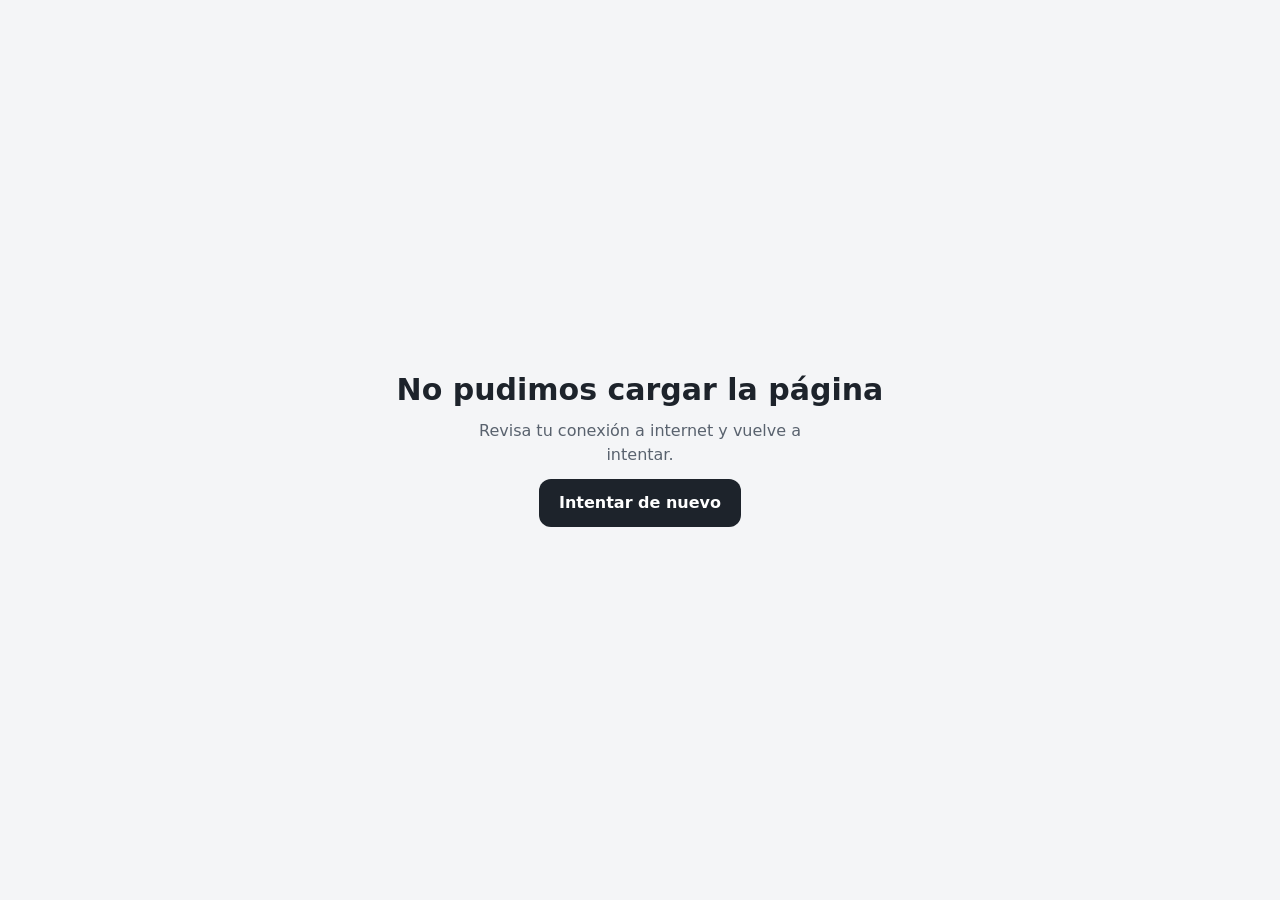
<file: t/licoreria/index.html>
<!doctype html>
<html lang="es" data-plantilla="licoreria">
<head>
<meta charset="utf-8">
<meta name="viewport" content="width=device-width, initial-scale=1, viewport-fit=cover, interactive-widget=resizes-content">
<title>Licorería</title>
<meta name="description" content="Cervezas, rones, whisky, vinos y combos. Arma tu pedido y envíalo por WhatsApp.">
<meta name="theme-color" content="#120D0B">
<link rel="icon" href="/img/favicon.svg" type="image/svg+xml">
<link rel="preload" href="/t/licoreria/vendor/poppins-700.woff" as="font" type="font/woff" crossorigin>
<link rel="stylesheet" href="/core/sitio.css">
<link rel="stylesheet" href="/core/mascotas.css">
<style>
/* Layout: comida rápida moderna — cabecera compacta, portada con foto, buscador, categorías fijas,
   «Lo más pedido» en carrusel, franjas con foto por categoría, hoja para elegir opciones y adicionales,
   y el pedido en una hoja (teléfono) o en una columna fija (computadora). */
@font-face{font-family:"Poppins";font-weight:400;font-style:normal;font-display:swap;src:url("/t/licoreria/vendor/poppins-400.woff") format("woff")}
@font-face{font-family:"Poppins";font-weight:500;font-style:normal;font-display:swap;src:url("/t/licoreria/vendor/poppins-500.woff") format("woff")}
@font-face{font-family:"Poppins";font-weight:700;font-style:normal;font-display:swap;src:url("/t/licoreria/vendor/poppins-700.woff") format("woff")}
@font-face{font-family:"Poppins";font-weight:700;font-style:italic;font-display:swap;src:url("/t/licoreria/vendor/poppins-700i.woff") format("woff")}
:root{
  --rojo:#D9A441;--rojo-hondo:#F0C46A;--sobre-rojo:#1A1209;--mostaza:#F2C14E;--mostaza-suave:#F7DFA3;--sobre-mostaza:#1A1209;--llama:#E8A33D;
  --vino:#4A3517;--vino-hondo:#0B0807;--velo:11, 8, 7;--verde:#1FAA52;--cabecera:#120D0B;
  --fondo:#0F0B09;--tarjeta:#1B1411;--tinta:#F6EBDD;--gris:#B9A898;--gris-claro:#7E6F62;--linea-suave:#33271F;--crema:#2A1F18;--suave-fondo:#251C16;--campo:#140F0C;
  --sombra-1:0 1px 2px rgba(var(--velo),.06),0 4px 14px rgba(var(--velo),.08);
  --sombra-2:0 2px 6px rgba(var(--velo),.08),0 14px 34px rgba(var(--velo),.15);
  --sombra-3:0 -8px 40px rgba(var(--velo),.24);
  --radio-t:18px;--resorte:cubic-bezier(.32,.72,0,1);--ancho:1200px;
  --letra:"Poppins","Segoe UI",Roboto,system-ui,sans-serif;--f-titulos:var(--letra);
  --eu-fondo:var(--fondo);--eu-tarjeta:var(--tarjeta);--eu-texto:var(--tinta);--eu-suave:var(--gris);--eu-linea:var(--linea-suave);
  --eu-principal:var(--rojo);--eu-sobre-principal:var(--sobre-rojo);--eu-acento:var(--mostaza);--eu-titulos:var(--f-titulos);--eu-cuerpo:var(--letra);
  color-scheme:dark;
}
:root[data-theme="light"]{color-scheme:light}
:root[data-theme="dark"]{color-scheme:dark}
*,*::before,*::after{box-sizing:border-box}
[hidden]{display:none!important}
html{-webkit-text-size-adjust:100%}
body{margin:0;min-height:100vh;font-family:var(--letra);font-size:16px;line-height:1.4;background:var(--fondo);color:var(--tinta);-webkit-tap-highlight-color:transparent;overflow-x:clip}
h1,h2,h3,h4,p{margin:0}
button,input,select,textarea{font:inherit;color:inherit}
button{cursor:pointer;touch-action:manipulation}
img{display:block;max-width:100%}
a{color:inherit}
.num{font-variant-numeric:tabular-nums lining-nums}
.ico{display:inline-grid;place-items:center;flex:none;line-height:0}
.solo-lector{position:absolute!important;width:1px;height:1px;padding:0;margin:-1px;overflow:hidden;clip:rect(0 0 0 0);white-space:nowrap;border:0}
:focus-visible{outline:3px solid var(--llama);outline-offset:2px}
[data-eu-avisos]:empty{display:none}

/* Botones */
.toca{border:0;transition:transform .12s ease,background-color .15s ease,box-shadow .15s ease}
.toca:active:not(:disabled):not([aria-disabled="true"]){transform:scale(.96)}
.toca[aria-disabled="true"],.toca:disabled{cursor:not-allowed;background:var(--suave-fondo)!important;color:var(--gris-claro)!important}
.boton{display:inline-flex;align-items:center;justify-content:center;gap:8px;min-height:48px;padding:10px 16px;border-radius:14px;font-weight:700;font-size:16px;text-decoration:none;background:var(--tarjeta);color:var(--tinta)}
.boton.rojo{background:var(--rojo);color:var(--sobre-rojo)}
.boton.verde{background:var(--verde);color:#fff}
.boton.suave{background:var(--suave-fondo);color:var(--tinta)}
.boton.ancho{width:100%}
.campo{display:block;width:100%;min-height:48px;padding:10px 14px;border:1.5px solid var(--linea-suave);border-radius:14px;background:var(--campo);color:var(--tinta);font-size:16px;transition:border-color .15s ease,box-shadow .15s ease}
.campo:focus{outline:none;border-color:var(--llama);box-shadow:0 0 0 4px rgba(247,147,30,.18)}
textarea.campo{resize:none}
.etiqueta{display:block;margin-bottom:4px;font-size:14px;font-weight:700;color:var(--tinta)}
.ayuda{margin-top:4px;font-size:13px;color:var(--gris)}

/* ---------- Cabecera compacta ---------- */
.cabecera{position:sticky;top:0;z-index:40;padding-top:env(safe-area-inset-top);background:var(--cabecera);color:#fff;border-bottom:1px solid rgba(217,164,65,.35);transition:box-shadow .2s ease}
.cabecera.con-sombra{box-shadow:0 6px 20px rgba(var(--velo),.25)}
.cabecera-fila{display:flex;align-items:center;gap:10px;max-width:var(--ancho);margin:0 auto;padding:8px 16px;min-height:60px}
.insignia{position:relative;display:grid;place-items:center;width:42px;height:42px;flex:none;border-radius:50%;background:var(--vino-hondo);overflow:hidden;box-shadow:0 0 0 2px rgba(255,255,255,.35);font-size:22px}
.insignia img{position:absolute;inset:0;width:100%;height:100%;object-fit:cover;background:#fff}
.marca{min-width:0;flex:1;display:flex;flex-direction:column;align-items:flex-start;gap:2px}
.marca-nombre{max-width:100%;font-family:var(--f-titulos);font-size:17px;font-weight:700;line-height:1.15;white-space:nowrap;overflow:hidden;text-overflow:ellipsis}
.icono-boton{position:relative;display:grid;place-items:center;width:44px;height:44px;flex:none;padding:0;border:0;border-radius:50%;background:rgba(255,255,255,.16);color:inherit;transition:transform .12s ease,background-color .15s ease}
.icono-boton:active{transform:scale(.92)}
.icono-boton.bolsa{background:var(--mostaza);color:var(--sobre-mostaza)}
.bolsa-cuenta{position:absolute;top:-4px;right:-4px;display:grid;place-items:center;min-width:20px;height:20px;padding:0 5px;border-radius:10px;background:var(--rojo);color:var(--sobre-rojo);font-size:11px;font-weight:700;box-shadow:0 0 0 2px var(--cabecera)}

/* Estado del horario */
.estado-horario{position:relative;display:inline-flex;align-items:center;gap:6px;padding:4px 11px;border-radius:999px;font-size:13px;font-weight:700;line-height:1.2}
.estado-horario:empty{display:none}
.estado-horario::before{content:"";width:8px;height:8px;flex:none;border-radius:50%;background:currentColor}
.estado-horario.abierto{background:#E5F7EC;color:#11733A}
.estado-horario.abierto::before{background:#1FAA52}
.estado-horario.abierto::after{content:"";position:absolute;left:11px;top:50%;width:8px;height:8px;margin-top:-4px;border-radius:50%;background:#1FAA52;animation:latido 1.8s ease-out infinite}
.estado-horario.chico.abierto::after{left:8px}
.estado-horario.cerrado{background:var(--crema);color:#7A4A00}
.estado-horario.chico{padding:2px 8px;font-size:11px}
.cabecera .estado-horario.abierto{background:rgba(255,255,255,.95)}
.cabecera .estado-horario.cerrado{background:var(--mostaza);color:var(--sobre-mostaza)}
@keyframes latido{0%{transform:scale(1);opacity:.6}70%,100%{transform:scale(2.6);opacity:0}}

/* ---------- Portada con foto ---------- */
.portada{max-width:var(--ancho);margin:0 auto;padding:14px 16px 0}
.portada-tarjeta{position:relative;overflow:hidden;border-radius:22px;background:var(--vino);color:#fff;isolation:isolate;box-shadow:var(--sombra-2)}
.portada-fondo{position:absolute;inset:0;z-index:-2;width:100%;height:100%;object-fit:cover;object-position:75% 50%}
.portada-tarjeta::after{content:"";position:absolute;inset:0;z-index:-1;background:linear-gradient(90deg,rgba(var(--velo),.94) 0%,rgba(var(--velo),.8) 52%,rgba(var(--velo),.3) 100%)}
.portada-contenido{display:grid;grid-template-columns:auto minmax(0,1fr);grid-template-areas:"logo texto" "acciones acciones";align-items:center;gap:12px 14px;padding:16px}
.portada-contenido.sin-logo{grid-template-columns:minmax(0,1fr);grid-template-areas:"texto" "acciones"}
.portada-logo{grid-area:logo;display:grid;place-items:center;width:84px;height:84px;border-radius:50%;overflow:hidden;background:#fff;box-shadow:0 6px 18px rgba(0,0,0,.45),0 0 0 3px rgba(255,255,255,.4)}
.portada-logo img{width:100%;height:100%;object-fit:cover}
.portada-texto{grid-area:texto;min-width:0;display:grid;gap:5px}
.portada-nombre{font-family:var(--f-titulos);font-size:26px;font-weight:700;line-height:1.08;text-wrap:balance;overflow-wrap:anywhere;text-shadow:0 2px 14px rgba(0,0,0,.35)}
.portada-lema{font-size:15px;font-weight:700;font-style:italic;line-height:1.25;color:var(--mostaza);text-wrap:balance}
.portada-lema:empty{display:none}
.estado-portada{display:flex;align-items:center;gap:7px;min-height:18px;font-size:13px;font-weight:600;line-height:1.35;color:#fff}
.estado-portada::before{content:"";width:8px;height:8px;flex:none;border-radius:50%;background:#2BD46B;box-shadow:0 0 0 3px rgba(43,212,107,.25)}
.estado-portada:empty::before{display:none}
.estado-portada.cerrado{color:var(--mostaza-suave)}
.estado-portada.cerrado::before{background:var(--mostaza);box-shadow:0 0 0 3px rgba(255,194,15,.22)}
.horario-semana{display:flex;align-items:center;gap:5px;font-size:12px;font-weight:500;line-height:1.3;color:rgba(255,255,255,.78)}
.portada-acciones{grid-area:acciones;display:flex;align-items:center;flex-wrap:wrap;gap:8px;min-width:0}
.pastilla{display:inline-flex;align-items:center;justify-content:center;gap:6px;min-height:40px;min-width:40px;padding:6px 12px;border-radius:999px;font-size:13px;font-weight:600;white-space:nowrap;text-decoration:none;color:#fff;background:rgba(255,255,255,.15);touch-action:manipulation;transition:background-color .15s ease,transform .12s ease}
.pastilla:active{transform:scale(.96);background:rgba(255,255,255,.25)}
.mascota-caja{position:relative;display:inline-block;flex:none}
.ranura-mascota{display:block;width:54px;height:62px;margin:-14px 0 -10px 2px;padding:0;border:0;border-radius:14px;background:none;color:inherit}
.eu-sin-mascota .mascota-caja{display:none}
.globo{position:absolute;bottom:calc(100% + 4px);right:-6px;z-index:3;transform-origin:85% 100%;padding:5px 10px;border-radius:12px;background:#fff;color:#1D0A0B;font-size:12px;font-weight:700;line-height:1.3;white-space:nowrap;box-shadow:0 4px 14px rgba(0,0,0,.28);opacity:0;transform:translateY(8px) scale(.6);pointer-events:none;transition:opacity .2s ease,transform .3s var(--resorte)}
.globo::after{content:"";position:absolute;top:100%;right:22px;border:5px solid transparent;border-top-color:#fff}
.globo.visto{opacity:1;transform:none}
@media (max-width:374px){.pastilla-texto{display:none}#accion-red{padding:6px}.horario-semana{font-size:11px}}
@media (min-width:720px){
  .portada-contenido{grid-template-areas:"logo texto" "logo acciones";gap:12px 28px;padding:28px 36px}
  .portada-contenido.sin-logo{grid-template-areas:"texto" "acciones"}
  .portada-logo{width:150px;height:150px}
  .portada-texto{align-self:end;gap:8px}
  .portada-acciones{align-self:start}
  .portada-nombre{font-size:38px}
  .portada-lema{font-size:21px}
  .estado-portada,.horario-semana{font-size:14px}
  .ranura-mascota{width:62px;height:72px;margin:-20px 0 -14px 4px}
}

/* ---------- Buscador ---------- */
.buscador{max-width:var(--ancho);margin:0 auto;padding:14px 16px 0}
.buscador-campo{display:flex;align-items:center;gap:10px;min-height:50px;padding:0 8px 0 16px;border-radius:16px;background:var(--tarjeta);color:var(--gris);box-shadow:var(--sombra-1);transition:box-shadow .15s ease}
.buscador-campo:focus-within{box-shadow:0 0 0 2px var(--llama),var(--sombra-1)}
.buscador-campo input{flex:1;min-width:0;height:48px;border:0;background:none;color:var(--tinta);font-size:16px;outline:none}
.buscador-campo input::-webkit-search-cancel-button{display:none}
.buscador-campo input:focus-visible{outline:none}
.buscador-limpiar{display:grid;place-items:center;width:36px;height:36px;border:0;border-radius:50%;background:var(--suave-fondo);color:var(--tinta)}
.resultado-busqueda{margin:6px 2px 12px;font-size:14px;font-weight:500;color:var(--gris)}

/* ---------- Categorías fijas ---------- */
.categorias{position:sticky;top:var(--alto-cabecera,60px);z-index:30;display:flex;gap:8px;min-height:68px;max-width:var(--ancho);margin:0 auto;padding:12px 16px;overflow-x:auto;scroll-snap-type:x proximity;scroll-padding:0 16px;scrollbar-width:none;background:linear-gradient(180deg,var(--fondo) 80%,transparent)}
.categorias::-webkit-scrollbar{display:none}
.categorias:empty{display:none}
.categoria{display:inline-flex;align-items:center;gap:6px;flex:none;min-height:44px;padding:7px 15px;touch-action:manipulation;border-radius:999px;background:var(--tarjeta);color:var(--tinta);font-size:14px;font-weight:600;text-decoration:none;white-space:nowrap;scroll-snap-align:start;box-shadow:var(--sombra-1);transition:background-color .2s ease,color .2s ease,transform .12s ease}
.categoria:active{transform:scale(.95)}
.categoria[aria-current="true"]{background:var(--vino);color:#fff}
.categoria .emo{font-size:17px;line-height:1}

/* ---------- Disposición ---------- */
.disposicion{display:grid;grid-template-columns:minmax(0,1fr);gap:24px;max-width:var(--ancho);margin:0 auto;padding:4px 16px calc(110px + env(safe-area-inset-bottom))}
@media (min-width:1024px){.disposicion{grid-template-columns:minmax(0,1fr) 370px;gap:32px;padding-bottom:48px}}
.seccion{scroll-margin-top:calc(var(--alto-cabecera,60px) + 70px)}
.seccion + .seccion,.destacados + .seccion{margin-top:30px}
.titulo-bloque{display:flex;align-items:baseline;justify-content:space-between;gap:12px;margin:6px 2px 12px}
.titulo-bloque h2{font-family:var(--f-titulos);font-size:20px;font-weight:700;line-height:1.2}
.titulo-bloque span{font-size:13px;font-weight:500;color:var(--gris)}

/* Lo más pedido */
.destacados-carril{display:flex;gap:12px;margin:0 -16px;padding:4px 16px 10px;overflow-x:auto;scroll-snap-type:x mandatory;scroll-padding:0 16px;scrollbar-width:none}
.destacados-carril::-webkit-scrollbar{display:none}
.destacado{position:relative;flex:none;width:168px;padding:0;border:0;border-radius:var(--radio-t);background:var(--tarjeta);color:var(--tinta);text-align:left;scroll-snap-align:start;box-shadow:var(--sombra-1);overflow:hidden;transition:transform .15s ease,box-shadow .15s ease}
.destacado:active{transform:scale(.97)}
.destacado .foto-producto{width:100%;height:124px;border-radius:0}
.destacado-info{display:grid;gap:2px;padding:10px 12px 12px}
.destacado-info b{font-size:14px;font-weight:700;line-height:1.25;display:-webkit-box;-webkit-line-clamp:2;-webkit-box-orient:vertical;overflow:hidden;min-height:35px}
.destacado .mas-flotante{top:88px;bottom:auto;right:10px}
@media (min-width:720px){.destacado{width:200px}.destacado .foto-producto{height:140px}.destacado .mas-flotante{top:104px}}

/* Encabezado de categoría: foto con el título en blanco */
.franja{position:relative;display:flex;flex-direction:column;justify-content:flex-end;gap:4px;min-height:112px;padding:14px 16px;border-radius:var(--radio-t);overflow:hidden;isolation:isolate;background:linear-gradient(120deg,var(--vino),var(--rojo) 60%,var(--llama));box-shadow:var(--sombra-1)}
.franja-foto{position:absolute;inset:0;z-index:-2;width:100%;height:100%;object-fit:cover;object-position:70% 50%;transition:transform .6s ease}
@media (max-width:719px){.franja{aspect-ratio:8/3}.franja-foto{object-position:50% 50%}}
.seccion:hover .franja-foto{transform:scale(1.04)}
.franja::after{content:"";position:absolute;inset:0;z-index:-1;background:linear-gradient(90deg,rgba(var(--velo),.88) 0%,rgba(var(--velo),.5) 50%,rgba(var(--velo),.05) 100%)}
.franja-emoji{position:absolute;right:14px;top:50%;transform:translateY(-50%) rotate(-8deg);font-size:64px;line-height:1}
.franja h2{position:relative;font-family:var(--f-titulos);font-size:24px;font-weight:700;line-height:1.1;color:#fff;text-shadow:0 2px 12px rgba(0,0,0,.45)}
.franja h2::after{content:"";display:block;width:34px;height:4px;margin-top:6px;border-radius:2px;background:var(--mostaza)}
.franja-cuenta{position:relative;font-size:12.5px;font-weight:600;color:var(--mostaza-suave)}
@media (min-width:720px){.franja{min-height:140px;padding:18px 22px}.franja h2{font-size:28px}}
.seccion-nota{margin:10px 2px 0;font-size:13.5px;color:var(--gris)}

/* ---------- Tarjetas de producto ---------- */
.lista{display:grid;grid-template-columns:minmax(0,1fr);gap:10px;margin-top:12px}
@media (min-width:640px){.lista{grid-template-columns:repeat(2,minmax(0,1fr));gap:12px}}
.producto{position:relative;display:flex;align-items:stretch;gap:12px;width:100%;padding:12px;border:0;border-radius:var(--radio-t);background:var(--tarjeta);color:var(--tinta);text-align:left;box-shadow:var(--sombra-1);transition:transform .15s ease,box-shadow .2s ease}
.producto:active{transform:scale(.985)}
.producto.eu-rev{transition:opacity .45s ease,transform .5s cubic-bezier(.2,.8,.2,1),box-shadow .2s ease}
@media (hover:hover){.producto:hover,.destacado:hover{box-shadow:var(--sombra-2);transform:translateY(-2px)}}
.producto-info{display:flex;flex:1;min-width:0;flex-direction:column;gap:4px}
.producto-nombre{font-size:15.5px;font-weight:700;line-height:1.28}
.producto .desc{font-size:13px;line-height:1.42;color:var(--gris);display:-webkit-box;-webkit-line-clamp:2;-webkit-box-orient:vertical;overflow:hidden}
.producto .opciones-texto{font-size:12px;font-weight:600;color:var(--rojo-hondo)}
.producto .precio{margin-top:auto;padding-top:4px}
.precio{font-size:16px;font-weight:700;line-height:1.1;color:var(--rojo)}
.precio small{font-size:12px;font-weight:600;color:var(--gris)}
.precio.sin{font-size:13px;color:var(--gris)}
.producto-media{position:relative;flex:none;width:104px}
.foto-producto{display:block;width:104px;height:104px;border-radius:14px;object-fit:cover;background:var(--crema)}
.foto-vacia{display:grid;place-items:center;font-size:42px;line-height:1;background:radial-gradient(circle at 50% 45%,var(--crema),var(--suave-fondo) 75%)}
.mas-flotante{position:absolute;right:-4px;bottom:-4px;display:grid;place-items:center;width:38px;height:38px;border-radius:50%;background:var(--rojo);color:var(--sobre-rojo);box-shadow:0 0 0 3px var(--tarjeta),0 4px 10px rgba(var(--velo),.35);transition:transform .15s var(--resorte)}
.producto:active .mas-flotante,.destacado:active .mas-flotante{transform:scale(.88)}
.cuenta-tarjeta{position:absolute;top:6px;left:6px;z-index:1;display:grid;place-items:center;min-width:24px;height:24px;padding:0 7px;border-radius:12px;background:var(--mostaza);color:var(--sobre-mostaza);font-size:12px;font-weight:700;box-shadow:0 2px 6px rgba(0,0,0,.18)}
.cuenta-tarjeta.salta,.bolsa-cuenta.salta{animation:salto .45s var(--resorte)}
@keyframes salto{0%{transform:scale(.4)}55%{transform:scale(1.25)}100%{transform:scale(1)}}
.oculto-busqueda{display:none!important}
.producto.agotado{opacity:.62}
.producto.agotado .foto-producto{filter:grayscale(1)}
.etiqueta-agotado{align-self:flex-start;margin-top:auto;padding:3px 10px;border-radius:999px;background:var(--suave-fondo);color:var(--gris);font-size:12.5px;font-weight:700}

/* Estado vacío (búsqueda y pedido) */
.vacio{display:grid;justify-items:center;gap:8px;padding:26px 16px 22px;text-align:center}
.vacio svg{width:112px;height:auto;margin-bottom:4px}
.vacio b{font-size:17px;font-weight:700}
.vacio p{max-width:30ch;font-size:14px;line-height:1.45;color:var(--gris)}
.vacio .boton{margin-top:6px}

/* El local */
.local{margin-top:40px;display:grid;gap:12px}
.local h2{font-family:var(--f-titulos);font-size:20px;font-weight:700}
.local .eu-info-col{border:0;border-radius:var(--radio-t);box-shadow:var(--sombra-1)}
.local .eu-red{background:var(--fondo)}

/* ---------- Barra flotante del pedido (teléfono) ---------- */
.barra-pedido{position:fixed;left:12px;right:12px;bottom:calc(12px + env(safe-area-inset-bottom));z-index:45;display:flex;align-items:center;gap:12px;min-height:62px;padding:8px 10px 8px 12px;border:0;border-radius:20px;background:var(--vino);color:#fff;text-align:left;box-shadow:0 10px 30px rgba(var(--velo),.35);transition:transform .25s var(--resorte),background-color .25s ease}
.barra-pedido:active{transform:scale(.98)}
.barra-pedido.salta{animation:barra-salto .45s var(--resorte)}
@keyframes barra-salto{0%{transform:scale(1)}40%{transform:scale(1.035) translateY(-3px)}100%{transform:scale(1)}}
.barra-icono{position:relative;display:grid;place-items:center;width:44px;height:44px;flex:none;border-radius:14px;background:rgba(255,255,255,.12)}
.barra-icono .bolsa-cuenta{box-shadow:0 0 0 2px var(--vino);background:var(--mostaza);color:var(--sobre-mostaza)}
.barra-textos{flex:1;min-width:0;display:grid}
.barra-textos b{font-size:15.5px;font-weight:700;line-height:1.2}
.barra-textos small{font-size:12.5px;color:rgba(255,255,255,.72)}
.barra-total{display:inline-flex;align-items:center;gap:6px;padding:10px 14px;border-radius:14px;background:var(--rojo);color:var(--sobre-rojo);font-size:16px;font-weight:700;white-space:nowrap}
.barra-pedido.vacia{background:var(--tarjeta);color:var(--tinta);box-shadow:var(--sombra-2)}
.barra-pedido.vacia .barra-icono{background:var(--crema);color:var(--rojo)}
.barra-pedido.vacia .barra-textos small{color:var(--gris)}
@media (min-width:1024px){.barra-pedido{display:none!important}}

/* Aviso corto */
.aviso-flotante{position:fixed;left:50%;bottom:calc(88px + env(safe-area-inset-bottom));z-index:80;transform:translateX(-50%);max-width:calc(100% - 32px);padding:10px 16px;border-radius:14px;background:var(--tinta);color:var(--fondo);font-size:14px;font-weight:500;text-align:center;box-shadow:0 8px 24px rgba(0,0,0,.25);animation:subir-aviso .25s var(--resorte);pointer-events:none}
@keyframes subir-aviso{from{transform:translate(-50%,12px);opacity:0}to{transform:translate(-50%,0);opacity:1}}
@media (min-width:1024px){.aviso-flotante{bottom:28px}}
body.con-hoja .aviso-flotante{top:calc(env(safe-area-inset-top) + 14px);bottom:auto}
.volando{position:fixed;z-index:90;border-radius:14px;object-fit:cover;pointer-events:none;box-shadow:0 10px 24px rgba(0,0,0,.3)}

/* ---------- Hojas (suben desde abajo; centradas en pantallas grandes) ---------- */
.fondo-hoja{position:fixed;left:0;right:0;top:var(--vv-top,0px);height:var(--vv-alto,100%);z-index:60;display:flex;align-items:flex-end;justify-content:center;padding:0;background:rgba(var(--velo),.55);animation:oscurecer .25s ease}
@keyframes oscurecer{from{background-color:rgba(var(--velo),0)}}
.hoja{position:relative;width:100%;max-width:560px;max-height:calc(var(--vv-alto,100dvh) * .94);overflow-y:auto;overscroll-behavior:contain;border-radius:26px 26px 0 0;background:var(--tarjeta);color:var(--tinta);box-shadow:var(--sombra-3);animation:subir-hoja .38s var(--resorte);padding-bottom:env(safe-area-inset-bottom)}
.hoja:focus{outline:none}
@keyframes subir-hoja{from{transform:translateY(100%)}to{transform:none}}
.fondo-hoja.cerrando{pointer-events:none;animation:desvanecer .2s ease-in forwards}
.fondo-hoja.cerrando .hoja{animation:bajar-hoja .2s ease-in forwards}
@keyframes desvanecer{to{background-color:rgba(var(--velo),0)}}
@keyframes bajar-hoja{to{transform:translateY(100%)}}
.hoja.arrastrando{animation:none;transition:none}
.hoja-cabeza{position:sticky;top:0;z-index:3;display:flex;align-items:center;justify-content:space-between;gap:12px;padding:18px 14px 10px 20px;background:var(--tarjeta);border-bottom:1px solid var(--linea-suave);border-radius:26px 26px 0 0}
.hoja-cabeza h2{font-size:19px;font-weight:700;line-height:1.2}
.hoja-cuerpo{padding:16px}
.cerrar-hoja{position:relative;display:grid;place-items:center;width:38px;height:38px;flex:none;padding:0;border:0;border-radius:50%;background:var(--suave-fondo);color:var(--tinta);transition:transform .12s ease}
.cerrar-hoja:active{transform:scale(.9)}
.asa{position:absolute;top:7px;left:50%;z-index:4;width:40px;height:5px;border-radius:3px;background:rgba(127,127,127,.35);transform:translateX(-50%)}
@media (min-width:720px){
  .fondo-hoja{align-items:center;padding:24px}
  .hoja{border-radius:26px;animation:aparecer .28s var(--resorte)}
  .fondo-hoja.cerrando .hoja{animation:bajar-centro .2s ease-in forwards}
  .asa{display:none}
}
@keyframes aparecer{from{transform:translateY(16px) scale(.98);opacity:0}to{transform:none;opacity:1}}
@keyframes bajar-centro{to{transform:translateY(40px);opacity:0}}

/* Elegir opción y adicionales */
.personalizar{display:flex;flex-direction:column;min-height:100%}
.personalizar-foto{position:relative;height:220px;flex:none;background:var(--crema)}
.personalizar-foto img{width:100%;height:100%;object-fit:cover}
.personalizar-foto .cerrar-hoja{position:absolute;top:14px;right:14px;z-index:2;background:rgba(255,255,255,.92);color:#1D0A0B}
.personalizar-foto .asa{background:rgba(255,255,255,.85)}
.sin-foto-cab{position:relative;height:44px}
.sin-foto-cab .cerrar-hoja{position:absolute;top:12px;right:14px}
.personalizar-cuerpo{padding:18px 20px 8px;display:grid;gap:18px}
.personalizar-titulo h2{font-size:21px;font-weight:700;line-height:1.25}
.personalizar-titulo .precio{display:block;margin-top:4px;font-size:18px}
.personalizar-titulo p{margin-top:6px;font-size:14px;line-height:1.45;color:var(--gris)}
.bloque-eleccion{margin:0;padding:0;border:0;min-width:0}
.bloque-eleccion legend{display:flex;align-items:center;justify-content:space-between;width:100%;margin-bottom:10px;padding:0;font-size:15px;font-weight:700}
.etiqueta-estado{padding:3px 9px;border-radius:999px;font-size:11.5px;font-weight:600}
.etiqueta-estado.obligatorio{background:#FDE8E8;color:#9E0F16}
.etiqueta-estado.listo{background:#E5F7EC;color:#11733A}
.etiqueta-estado.opcional{background:var(--suave-fondo);color:var(--gris)}
.chips-opcion{display:flex;flex-wrap:wrap;gap:8px}
.chip-opcion{min-height:44px;padding:8px 18px;border:1.5px solid var(--linea-suave);border-radius:999px;background:var(--tarjeta);color:var(--tinta);font-size:15px;font-weight:600;transition:all .15s ease}
.chip-opcion:active{transform:scale(.95)}
.chip-opcion[aria-pressed="true"]{border-color:var(--vino);background:var(--vino);color:#fff}
.bloque-eleccion.error .chip-opcion{animation:temblor .35s ease;border-color:var(--rojo)}
@keyframes temblor{25%{transform:translateX(-4px)}50%{transform:translateX(4px)}75%{transform:translateX(-2px)}}
.lista-extras{display:grid;gap:8px}
.extra{display:flex;align-items:center;gap:12px;min-height:60px;padding:8px;border:1.5px solid var(--linea-suave);border-radius:16px;background:var(--tarjeta);transition:border-color .15s ease,background-color .15s ease}
.extra.activo{border-color:var(--mostaza);background:var(--crema)}
.extra-foto{width:44px;height:44px;flex:none;border-radius:10px;object-fit:cover;background:var(--crema);display:grid;place-items:center;font-size:22px}
.extra-textos{flex:1;min-width:0;display:grid}
.extra-nombre{font-size:14.5px;font-weight:600;line-height:1.25}
.extra-precio{font-size:13px;font-weight:600;color:var(--rojo-hondo)}
.paso{display:inline-flex;align-items:center;gap:2px;padding:3px;border-radius:999px;background:var(--suave-fondo)}
.paso button{position:relative;display:grid;place-items:center;width:34px;height:34px;padding:0;border:0;border-radius:50%;background:var(--tarjeta);color:var(--tinta);box-shadow:0 1px 3px rgba(0,0,0,.1);transition:transform .12s ease,opacity .15s ease}
.paso button:active{transform:scale(.88)}
.paso button::after,.cerrar-hoja::after{content:"";position:absolute;inset:-5px}
.paso button:disabled{opacity:.35;box-shadow:none;cursor:default}
.paso output{min-width:26px;text-align:center;font-size:15px;font-weight:700}
.paso.grande button{width:40px;height:40px}
.paso.grande output{min-width:32px;font-size:17px}
.extra:not(.activo) .paso .menos{visibility:hidden}
.extra:not(.activo) .paso output{visibility:hidden;width:0;min-width:0}
.extra:not(.activo) .paso{background:none}
.hoja-pie{position:sticky;bottom:0;z-index:3;display:grid;gap:6px;margin-top:auto;padding:12px 16px calc(14px + env(safe-area-inset-bottom));background:var(--tarjeta);border-top:1px solid var(--linea-suave)}
.hoja-pie-fila{display:flex;align-items:center;gap:10px}
.hoja-pie-fila .boton{flex:1;min-height:54px;font-size:16px}
.falta{text-align:center;font-size:13.5px;font-weight:500;color:var(--rojo)}
.falta:empty{display:none}

/* ---------- Pedido (hoja en el teléfono, columna en la computadora) ---------- */
.pedido{display:flex;flex-direction:column;color:var(--tinta);min-height:100%}
.pedido-cabeza{position:sticky;top:0;z-index:3;display:grid;gap:12px;padding:20px 16px 12px 20px;background:var(--tarjeta);border-bottom:1px solid var(--linea-suave)}
.pedido-cabeza-fila{display:flex;align-items:center;justify-content:space-between;gap:12px}
.pedido-cabeza h2{font-size:20px;font-weight:700}
.pedido-cabeza h2 .num{color:var(--gris);font-weight:500;font-size:15px}
.pasos{display:grid;grid-template-columns:1fr 1fr;gap:6px;padding:4px;border-radius:14px;background:var(--suave-fondo)}
.pasos button{display:inline-flex;align-items:center;justify-content:center;gap:6px;min-height:38px;border:0;border-radius:11px;background:none;color:var(--gris);font-size:14px;font-weight:600;transition:background-color .2s ease,color .2s ease}
.pasos button[aria-current="step"]{background:var(--tarjeta);color:var(--tinta);box-shadow:0 1px 4px rgba(0,0,0,.08)}
.pasos .num-paso{display:grid;place-items:center;width:20px;height:20px;border-radius:50%;background:var(--gris-claro);color:#fff;font-size:11px}
.pasos button[aria-current="step"] .num-paso{background:var(--rojo)}
.pedido-paso{padding:8px 20px 16px;animation:entrar-paso .25s var(--resorte)}
@keyframes entrar-paso{from{opacity:0;transform:translateX(14px)}to{opacity:1;transform:none}}
.pedido-lineas{list-style:none;margin:0;padding:0}
.pedido-lineas li{display:flex;align-items:center;gap:12px;padding:12px 0;border-bottom:1px solid var(--linea-suave)}
.pedido-lineas li:last-child{border-bottom:0}
.linea-foto{width:52px;height:52px;flex:none;border-radius:12px;object-fit:cover;background:var(--crema);display:grid;place-items:center;font-size:24px}
.linea-texto{flex:1;min-width:0;display:grid;gap:2px}
.linea-texto b{font-size:14.5px;font-weight:600;line-height:1.3}
.linea-extras{font-size:12.5px;font-weight:500;line-height:1.3;color:#11733A}
.linea-texto .num{font-size:14px;font-weight:700;color:var(--rojo)}
.sugerencias{margin-top:14px}
.sugerencias h3{margin-bottom:8px;font-size:14px;font-weight:700}
.sugerencias-carril{display:flex;gap:8px;overflow-x:auto;scrollbar-width:none;margin:0 -20px;padding:2px 20px 6px}
.sugerencias-carril::-webkit-scrollbar{display:none}
.sugerencia{display:inline-flex;align-items:center;gap:8px;flex:none;min-height:48px;padding:5px 12px 5px 5px;border:1.5px solid var(--linea-suave);border-radius:999px;background:var(--tarjeta);color:var(--tinta);font-size:13.5px;font-weight:600;transition:transform .12s ease,border-color .15s ease}
.sugerencia:active{transform:scale(.95)}
.sugerencia img,.sugerencia .sug-emoji{width:36px;height:36px;border-radius:50%;object-fit:cover;background:var(--crema);display:grid;place-items:center;font-size:18px}
.sugerencia .num{color:var(--rojo)}
.pedido-datos{display:grid;gap:16px}
.pedido-datos fieldset{border:0;padding:0;margin:0;min-width:0}
.tipos{display:grid;grid-template-columns:repeat(3,1fr);gap:8px}
.tipo{display:flex;flex-direction:column;align-items:center;gap:4px;padding:10px 4px;border:1.5px solid var(--linea-suave);border-radius:14px;background:var(--tarjeta);color:var(--tinta);font-size:13px;font-weight:600;text-align:center;transition:all .15s ease}
.tipo:active{transform:scale(.95)}
.tipo[aria-pressed="true"]{border-color:var(--vino);background:var(--vino);color:#fff}
.pagos{display:flex;flex-wrap:wrap;gap:8px}
.pago{display:inline-flex;align-items:center;gap:6px;min-height:44px;padding:8px 14px;border:1.5px solid var(--linea-suave);border-radius:999px;background:var(--tarjeta);color:var(--tinta);font-size:14.5px;font-weight:600;transition:all .15s ease}
.pago:active{transform:scale(.95)}
.pago[aria-pressed="true"]{border-color:var(--vino);background:var(--vino);color:#fff}
.bloque-pagos.error .pago{animation:temblor .35s ease;border-color:var(--rojo)}
.bloque-pagos .eu-pago-detalle{margin-top:10px;background:var(--fondo)}
.aviso-cerrado{padding:10px 12px;border-radius:12px;background:var(--crema);font-size:13.5px;font-weight:500;line-height:1.4;color:#7A4A00}
:root[data-theme="dark"] .aviso-cerrado{color:var(--mostaza-suave)}
.resumen-lineas{display:grid;gap:4px;font-size:14px;color:var(--gris)}
.resumen-lineas div{display:flex;justify-content:space-between;gap:10px}
.resumen-lineas .descuento{color:#11733A;font-weight:600}
.total-fila{display:flex;align-items:baseline;justify-content:space-between;gap:10px}
.total-fila b{font-size:15px}
.total-fila .tot{display:grid;justify-items:end;line-height:1.1}
.total-fila strong{font-size:26px;line-height:1;color:var(--rojo)}
.total-fila small{font-size:12px;font-weight:600;color:var(--gris)}
.pedido .hoja-pie{margin-top:auto}
.volver{display:inline-flex;align-items:center;justify-content:center;width:54px;min-height:54px;flex:none;border:0;border-radius:14px;background:var(--suave-fondo);color:var(--tinta)}
.lateral{display:none}
@media (min-width:1024px){
  .lateral{display:block}
  .lateral-caja{position:sticky;top:calc(var(--alto-cabecera,60px) + 76px);max-height:calc(100vh - var(--alto-cabecera,60px) - 92px);overflow-y:auto;margin-top:12px;border-radius:22px;background:var(--tarjeta);box-shadow:var(--sombra-2)}
  .lateral-caja .pedido-cabeza{border-radius:22px 22px 0 0}
  .lateral-caja .hoja-pie{border-radius:0 0 22px 22px}
}
.eu-recordado{margin-top:6px;font-size:13px;color:var(--gris)}

/* Esqueleto mientras carga */
.esqueleto{display:grid;gap:10px}
.esq{display:block;border-radius:var(--radio-t);background:var(--linea-suave);animation:esq-pulso 1.1s ease-in-out infinite alternate}
.esq-titulo{width:180px;height:24px;margin:8px 2px 4px;border-radius:8px}
.esq-carril{display:flex;gap:12px;overflow:hidden;margin-bottom:20px}
.esq-destacado{flex:none;width:168px;height:196px}
.esq-franja{height:112px}
.esq-tarjeta{height:128px}
@keyframes esq-pulso{from{opacity:1}to{opacity:.45}}

/* Repetir el último pedido */
.repetir{display:flex;align-items:center;gap:12px;margin:4px 0 18px;padding:12px;border-radius:var(--radio-t);background:var(--tarjeta);box-shadow:var(--sombra-1);animation:entrar-paso .3s var(--resorte)}
.repetir-icono{display:grid;place-items:center;width:44px;height:44px;flex:none;border-radius:14px;background:var(--crema);color:var(--rojo)}
.repetir-textos{flex:1;min-width:0;display:grid;gap:1px}
.repetir-textos b{font-size:14.5px;font-weight:700;line-height:1.25}
.repetir-detalle{display:flex;gap:4px;min-width:0;font-size:12.5px;line-height:1.35;color:var(--gris)}
.repetir-nombre{min-width:0;overflow:hidden;text-overflow:ellipsis;white-space:nowrap}
.repetir-detalle .num{flex:none;font-weight:600;color:var(--rojo)}
.repetir .boton{min-height:44px;padding:8px 14px;font-size:14px}
.repetir-cerrar{position:relative;display:grid;place-items:center;width:30px;height:30px;flex:none;margin:-4px -4px -4px -6px;padding:0;border:0;border-radius:50%;background:none;color:var(--gris-claro)}
.repetir-cerrar::after{content:"";position:absolute;inset:-7px}

/* Teléfonos pequeños */
@media (max-width:360px){
  .producto{gap:10px;padding:10px}
  .producto-media{width:88px}
  .producto .foto-producto{width:88px;height:88px}
  .producto-nombre{font-size:15px}
  .destacado{width:150px}
  .destacado .foto-producto{height:110px}
  .destacado .mas-flotante{top:74px}
  .titulo-bloque span{display:none}
  .barra-pedido{gap:10px}
  .barra-textos small{font-size:11.5px}
  .barra-total{padding:10px 11px;font-size:15px}
  .hoja-pie{padding-left:12px;padding-right:12px}
  .hoja-pie-fila{gap:8px}
  .hoja-pie-fila .boton{padding:10px 12px;font-size:15px}
  .paso.grande button{width:36px;height:36px}
  .paso.grande output{min-width:26px}
  .pedido-paso,.personalizar-cuerpo{padding-left:16px;padding-right:16px}
  .linea-foto{display:none!important}
  .repetir .boton{padding:8px 11px}
}
@media (max-width:340px){.hoja-pie-fila .boton .ico{display:none}.barra-icono{width:38px;height:38px}.barra-textos small{display:none}}
@media (max-height:500px) and (orientation:landscape){.personalizar-foto{height:130px}.hoja{max-height:calc(var(--vv-alto,100dvh) - 8px)}}
/* Licorería: detalles dorados, precios por presentación y aviso de edad */
:root:not([data-theme="light"]) .eu-tira-idioma{background:#15100D;color:#D8C9B8}
:root:not([data-theme="light"]) .eu-tira-idioma button[aria-current="true"]{background:var(--tarjeta);color:var(--tinta);box-shadow:0 0 0 1px rgba(217,164,65,.45)}
.portada-tarjeta{border:1px solid rgba(217,164,65,.28)}
.portada-lema{color:var(--rojo-hondo)}
.pastilla.dorada{background:linear-gradient(135deg,#F2C14E,#C98B2B);color:#1A1209;font-weight:700}
.franja h2::after{background:var(--rojo)}
.producto,.destacado,.buscador-campo,.categoria,.repetir,.lateral-caja{border:1px solid var(--linea-suave)}
.categoria[aria-current="true"]{background:var(--rojo);color:var(--sobre-rojo);border-color:var(--rojo)}
.precio .desde{font-size:12px;font-weight:600;color:var(--gris)}
.chip-opcion.con-precio{display:inline-flex;flex-direction:column;align-items:flex-start;gap:0;padding:8px 16px;border-radius:16px;line-height:1.2}
.chip-opcion.con-precio small{font-size:13px;font-weight:700;color:var(--rojo)}
.chip-opcion.con-precio[aria-pressed="true"]{background:var(--rojo);border-color:var(--rojo);color:var(--sobre-rojo)}
.chip-opcion.con-precio[aria-pressed="true"] small{color:var(--sobre-rojo)}
.edad-capa{position:fixed;inset:0;z-index:100;display:grid;place-items:center;padding:20px;background:radial-gradient(circle at 50% 30%,rgba(217,164,65,.18),transparent 60%),rgba(8,6,5,.94);backdrop-filter:blur(6px);transition:opacity .25s ease}
.edad-capa.fuera{opacity:0}
.edad-caja{width:100%;max-width:400px;display:grid;justify-items:center;gap:12px;padding:30px 24px 22px;border-radius:24px;background:var(--tarjeta);color:var(--tinta);border:1px solid rgba(217,164,65,.35);text-align:center;box-shadow:0 30px 80px rgba(0,0,0,.6)}
.edad-icono{font-size:46px;line-height:1}
.edad-caja h2{font-family:var(--f-titulos);font-size:24px;line-height:1.2}
.edad-caja p{color:var(--gris);font-size:15px;line-height:1.45}
.edad-botones{display:grid;gap:10px;width:100%;margin-top:6px}
.edad-caja small{color:var(--gris-claro);font-size:12px;margin-top:4px}
.portada.pausada *,.portada.pausada *::before,.portada.pausada *::after{animation-play-state:paused!important}
@media (prefers-reduced-motion:reduce){*,*::before,*::after{animation:none!important;transition:none!important;scroll-behavior:auto!important}}
</style>
</head>
<body>
<header class="cabecera" id="cabecera">
  <div class="cabecera-fila">
    <div class="insignia" id="insignia" aria-hidden="true"><span id="insignia-emoji">🍾</span></div>
    <div class="marca">
      <p class="marca-nombre" id="marca-nombre"></p>
      <span class="estado-horario chico" data-horario role="status"></span>
    </div>
    <button class="icono-boton" id="boton-buscar" type="button" aria-label="Buscar en el menú"><span class="ico" data-ico="buscar" data-tam="20"></span></button>
    <button class="icono-boton bolsa" id="boton-bolsa" type="button" aria-label="Ver tu pedido">
      <span class="ico" data-ico="bolsa" data-tam="22"></span>
      <span class="bolsa-cuenta num" id="bolsa-cuenta" hidden>0</span>
    </button>
  </div>
</header>
<div data-eu-avisos></div>

<section class="portada" id="portada" aria-labelledby="portada-nombre" data-eu-portada>
  <div class="portada-tarjeta">
    <img class="portada-fondo" id="portada-fondo" alt="" fetchpriority="high" hidden>
    <div class="portada-contenido sin-logo" id="portada-contenido">
      <div class="portada-logo" id="portada-logo" hidden></div>
      <div class="portada-texto">
        <h1 class="portada-nombre" id="portada-nombre"></h1>
        <p class="portada-lema" id="portada-lema"></p>
        <p class="estado-portada" id="estado-portada"></p>
        <p class="horario-semana" id="horario-semana" hidden><span class="ico" data-ico="reloj" data-tam="14"></span><span id="horario-semana-texto"></span></p>
      </div>
      <div class="portada-acciones">
        <a class="pastilla" id="accion-telefono" hidden><span class="ico" data-ico="telefono" data-tam="16"></span><span id="accion-telefono-texto"></span></a>
        <a class="pastilla" id="accion-red" target="_blank" rel="noopener" hidden><span class="ico" data-ico="instagram" data-tam="16"></span><span class="pastilla-texto" id="accion-red-texto">Instagram</span></a>
        <span class="mascota-caja"><span class="globo" id="globo" aria-hidden="true"></span><button class="ranura-mascota" type="button" aria-label="Mascota bailarina, tócala para que salte" data-eu-mascota></button></span>
      </div>
    </div>
  </div>
</section>

<div class="buscador" id="buscador" role="search">
  <label class="buscador-campo">
    <span class="ico" data-ico="buscar" data-tam="20"></span>
    <span class="solo-lector">Buscar en el menú</span>
    <input id="buscar" type="search" placeholder="Busca cerveza, ron, whisky…" autocomplete="off" enterkeyhint="search">
    <button class="buscador-limpiar" id="buscar-limpiar" type="button" aria-label="Borrar búsqueda" hidden><span class="ico" data-ico="x" data-tam="18"></span></button>
  </label>
</div>

<nav class="categorias" id="categorias" aria-label="Categorías del menú"></nav>

<div class="disposicion">
  <main id="menu">
    <p class="resultado-busqueda" id="resultado-busqueda" role="status" hidden></p>
    <div class="esqueleto" id="esqueleto" aria-hidden="true">
      <span class="esq esq-titulo"></span>
      <div class="esq-carril"><span class="esq esq-destacado"></span><span class="esq esq-destacado"></span><span class="esq esq-destacado"></span></div>
      <span class="esq esq-franja"></span>
      <span class="esq esq-tarjeta"></span>
      <span class="esq esq-tarjeta"></span>
    </div>
  </main>
  <aside class="lateral" aria-label="Tu pedido"><div class="lateral-caja" id="pedido-lateral"></div></aside>
</div>

<button class="barra-pedido vacia" id="barra-pedido" type="button" aria-label="Tu pedido está vacío" data-eu-boton></button>
<div id="capa"></div>
<div id="aviso" class="solo-lector" role="status" aria-live="polite"></div>

<noscript><p style="padding:16px">Activa JavaScript para ver el menú y hacer tu pedido.</p></noscript>
<script src="/core/config.js"></script>
<script src="/core/catalogos.js"></script>
<script src="/t/licoreria/datos.js"></script>
<script src="/core/mascotas.js"></script>
<script src="/core/idiomas.js"></script>
<script src="/core/mapa.js"></script>
<script src="/core/sitio.js"></script>
<script src="/t/licoreria/app.js"></script>
</body>
</html>
</file>
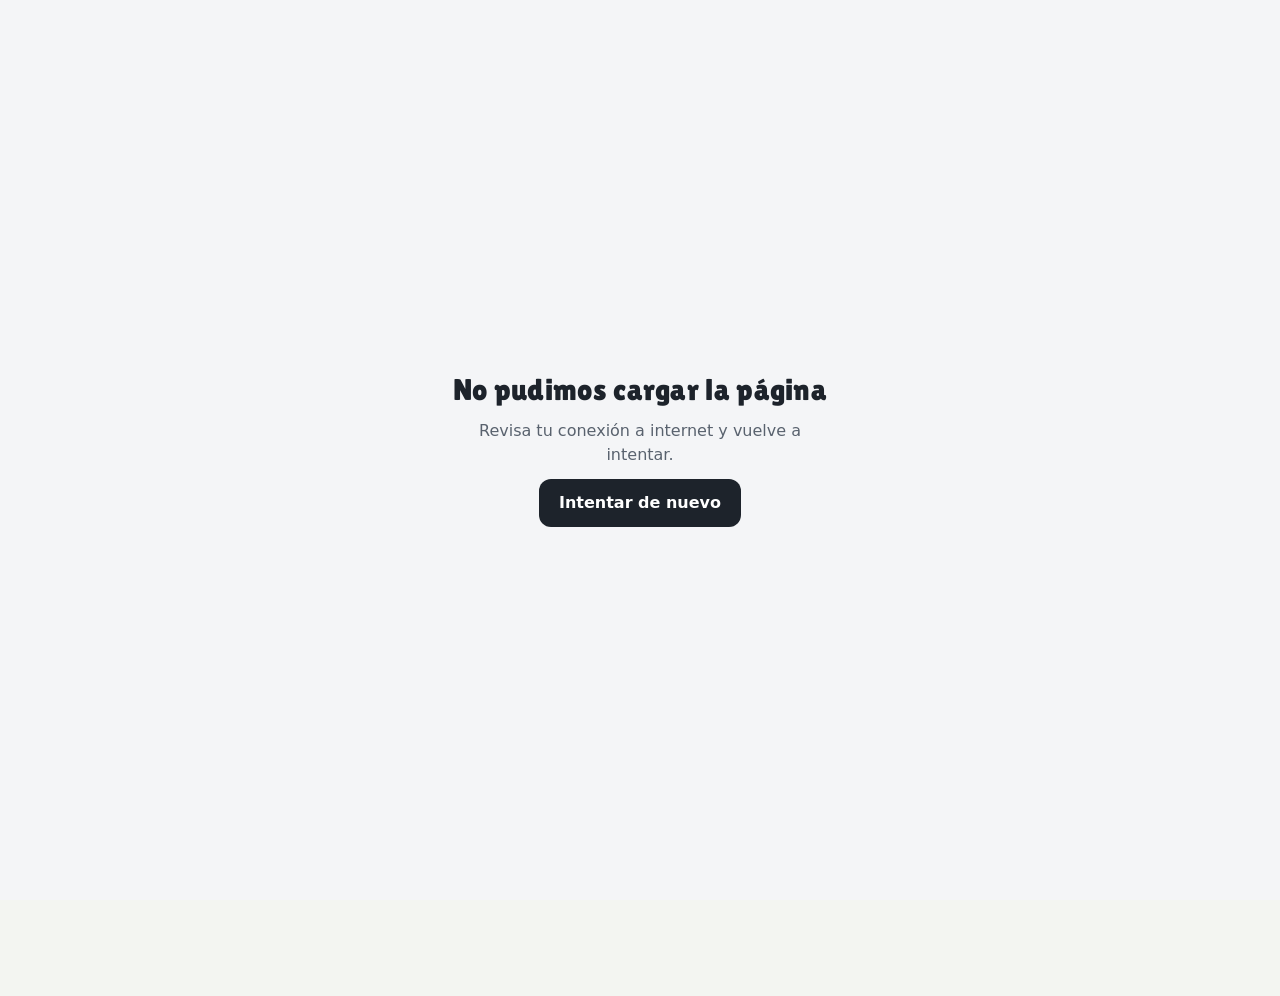
<file: t/pizzeria/index.html>
<!doctype html>
<html lang="es" data-plantilla="pizzeria">
<head>
<meta charset="utf-8">
<meta name="viewport" content="width=device-width, initial-scale=1, viewport-fit=cover">
<title>Pizzería</title>
<meta name="description" content="Pide tu pizza de la casa, mitad y mitad o armada a tu gusto. Pedidos por WhatsApp.">
<meta name="theme-color" content="#d7262b">
<link rel="icon" href="/img/favicon.svg" type="image/svg+xml">
<link rel="preconnect" href="https://fonts.googleapis.com">
<link rel="preconnect" href="https://fonts.gstatic.com" crossorigin>
<link rel="stylesheet" href="https://fonts.googleapis.com/css2?family=Lilita+One&family=Figtree:wght@400;500;600;700;800&display=swap">
<link rel="stylesheet" href="/core/sitio.css">
<link rel="stylesheet" href="/core/mascotas.css">
<link rel="stylesheet" href="/t/pizzeria/estilos.css">
</head>
<body>
<header class="hero" data-eu-portada>
  <div class="wrap">
    <div>
      <div class="brand-row"><img class="hero-logo" id="logo" alt="" hidden data-eu-logo><div class="brand" id="brandName"></div></div>
      <div class="status" id="heroStatus"><i></i><span></span></div>
      <h1 id="titulo"></h1>
      <p id="descripcion"></p>
      <div class="hero-ctas">
        <button class="btn btn-cheese" type="button" data-go="arma" data-eu-boton>Arma tu pizza</button>
        <button class="btn btn-ghost" type="button" data-go="menu">Ver el menú</button>
      </div>
      <div class="eu-redes hero-redes" data-eu-redes="Síguenos"></div>
    </div>
    <svg class="mascot" id="mascotBig" viewBox="0 0 200 220" aria-label="Mascota bailarina" role="img" data-eu-mascota></svg>
  </div>
  <div class="mantel" aria-hidden="true"></div>
</header>
<div data-eu-avisos></div>

<nav class="tabs" aria-label="Secciones">
  <div class="wrap" role="tablist">
    <button class="tab" type="button" role="tab" id="tab-menu" aria-selected="true" data-go="menu">Menú</button>
    <button class="tab" type="button" role="tab" id="tab-arma" aria-selected="false" data-go="arma">Arma tu pizza</button>
    <button class="tab" type="button" role="tab" id="tab-info" aria-selected="false" data-go="info">El local</button>
    <svg class="mini-mascot mascot" id="mascotMini" viewBox="0 0 200 220" aria-hidden="true" data-eu-mascota></svg>
  </div>
</nav>

<main>
  <section class="view wrap" id="view-menu" aria-labelledby="tab-menu">
    <div class="sec-head">
      <h2>Pizzas de la casa</h2>
      <p id="tamanosTxt"></p>
    </div>
    <div class="cats" aria-label="Ir a" id="saltos"><button class="cat" type="button" data-jump="pizzasHead">Pizzas</button><button class="cat" type="button" data-jump="drinksHead">Bebidas</button></div>
    <span id="pizzasHead"></span>
    <button class="mitad-banner" type="button" id="mitadBanner">
      <span class="mb-pic" aria-hidden="true"><img id="mbA" alt=""><img id="mbB" alt=""></span>
      <span class="mb-txt"><b>¿Dos sabores? Pide mitad y mitad</b><small>Elige un sabor para cada mitad de tu pizza.</small></span>
      <span class="mb-go">Armar</span>
    </button>
    <div class="grid" id="menuGrid"></div>
    <div class="sub-head" id="drinksHead"><h2>Bebidas</h2><p id="bebidasTxt"></p></div>
    <div class="drinks" id="drinks"></div>
  </section>

  <section class="view wrap" id="view-arma" aria-labelledby="tab-arma" hidden>
    <div class="sec-head">
      <h2>Arma tu pizza</h2>
      <p>Toca un ingrediente y míralo caer en tu pizza.</p>
    </div>
    <div class="builder">
      <div class="stage">
        <div class="board"><canvas id="builderCanvas" width="400" height="400" aria-label="Vista previa de tu pizza"></canvas>
          <button class="half-pill l" type="button" data-half="0" aria-pressed="false" hidden>Mitad 1</button>
          <button class="half-pill r" type="button" data-half="1" aria-pressed="false" hidden>Mitad 2</button></div>
        <div class="stage-wrap">
          <div class="forma" id="forma" role="group" aria-label="Forma de la pizza"><button class="opt" type="button" data-forma="entera" aria-pressed="true">Entera</button><button class="opt" type="button" data-forma="mitad" aria-pressed="false">Mitad y mitad</button></div>
          <div class="stage-info">
            <div class="sum" id="bSummary"></div>
            <div class="price-wrap" style="align-items:flex-end"><div class="price" id="bPrice">$0</div><div class="bs" id="bBs"></div></div>
          </div>
          <button class="add" type="button" id="bAdd">Agregar al pedido</button>
        </div>
      </div>
      <div class="steps">
        <div class="step"><h3><span class="n">1</span>Tamaño</h3><div class="opts" id="optSize"></div></div>
        <div class="step"><h3><span class="n">2</span>Masa</h3><div class="opts" id="optMasa"></div></div>
        <div class="step"><h3><span class="n">3</span>Salsa<span class="hint half" data-half-tag></span></h3><div class="opts" id="optSalsa"></div></div>
        <div class="step"><h3><span class="n">4</span>Queso<span class="hint half" data-half-tag></span></h3><div class="opts" id="optQueso"></div></div>
        <div class="step"><h3><span class="n">5</span>Ingredientes<span class="hint" id="topHint"></span></h3>
          <div class="flavor-wrap"><div class="flavor-label" id="flavorLabel"></div><div class="flavors" id="flavors"></div></div>
          <div id="optTops"></div>
          <button class="icon-btn" type="button" id="bClear" style="margin-top:12px">Quitar todos</button></div>
      </div>
    </div>
  </section>

  <section class="view wrap info-wrap" id="view-info" aria-labelledby="tab-info" hidden>
    <div class="sec-head"><h2>El local</h2><p>Dónde estamos, cuándo abrimos y cómo pagar.</p></div>
    <div id="info"></div>
  </section>
</main>

<div class="bar" hidden><div class="wrap">
  <button class="cart-btn" type="button" id="cartBtn" disabled><span class="count" id="cartCount">0</span><span>Ver mi pedido</span><span class="tot"><span id="cartTot">$0.00</span><small id="cartBs"></small></span></button>
</div></div>

<div class="scrim" id="scrim" hidden></div>
<div class="sheet" id="sheet" role="dialog" aria-modal="true" aria-labelledby="sheetTitle" hidden>
  <div class="wrap">
    <div class="sheet-head"><h2 id="sheetTitle">Tu pedido</h2><button class="icon-btn" type="button" id="closeSheet">Cerrar</button></div>
    <div id="lines"></div>
    <div class="upsell" id="upsell" hidden><div class="label-sm">¿Algo para tomar?</div><div class="ups" id="ups"></div></div>
    <div id="checkout">
      <form class="steps" style="gap:12px" id="form" novalidate>
        <div class="seg" id="modo"></div>
        <label class="field" for="cName">Nombre<input id="cName" autocomplete="name" placeholder="¿A nombre de quién?"></label>
        <label class="field" for="cAddr" id="addrWrap">Dirección de entrega<input id="cAddr" autocomplete="street-address" placeholder="Calle, casa, punto de referencia"></label>
        <div class="pago-wrap"><div id="payOpts"></div><div id="payInfo"></div></div>
        <label class="field" for="cNote">Notas (opcional)<textarea id="cNote" rows="2" placeholder="Sin cebolla, cortar en 8, etc."></textarea></label>
        <div class="totals"><span>Total</span><span class="price-wrap" style="align-items:flex-end"><span class="price" id="sheetTot">$0.00</span><span class="bs" id="sheetBs"></span></span></div>
        <div class="err" id="formErr" role="alert" hidden></div>
        <p class="closed-note" id="closedNote" hidden></p>
        <a class="wa" id="waBtn" href="#" target="_blank" rel="noopener">Enviar pedido por WhatsApp</a>
        <div class="msg" id="msgPreview" data-no-traducir></div>
        <button class="icon-btn" type="button" id="copyMsg">Copiar mensaje</button>
      </form>
    </div>
  </div>
</div>
<div class="toast" id="toast" role="status" aria-live="polite"></div>

<script src="/core/config.js"></script>
<script src="/core/catalogos.js"></script>
<script src="/t/pizzeria/datos.js"></script>
<script src="/core/mascotas.js"></script>
<script src="/core/idiomas.js"></script>
<script src="/core/mapa.js"></script>
<script src="/core/sitio.js"></script>
<script src="/t/pizzeria/app.js"></script>
</body>
</html>
</file>
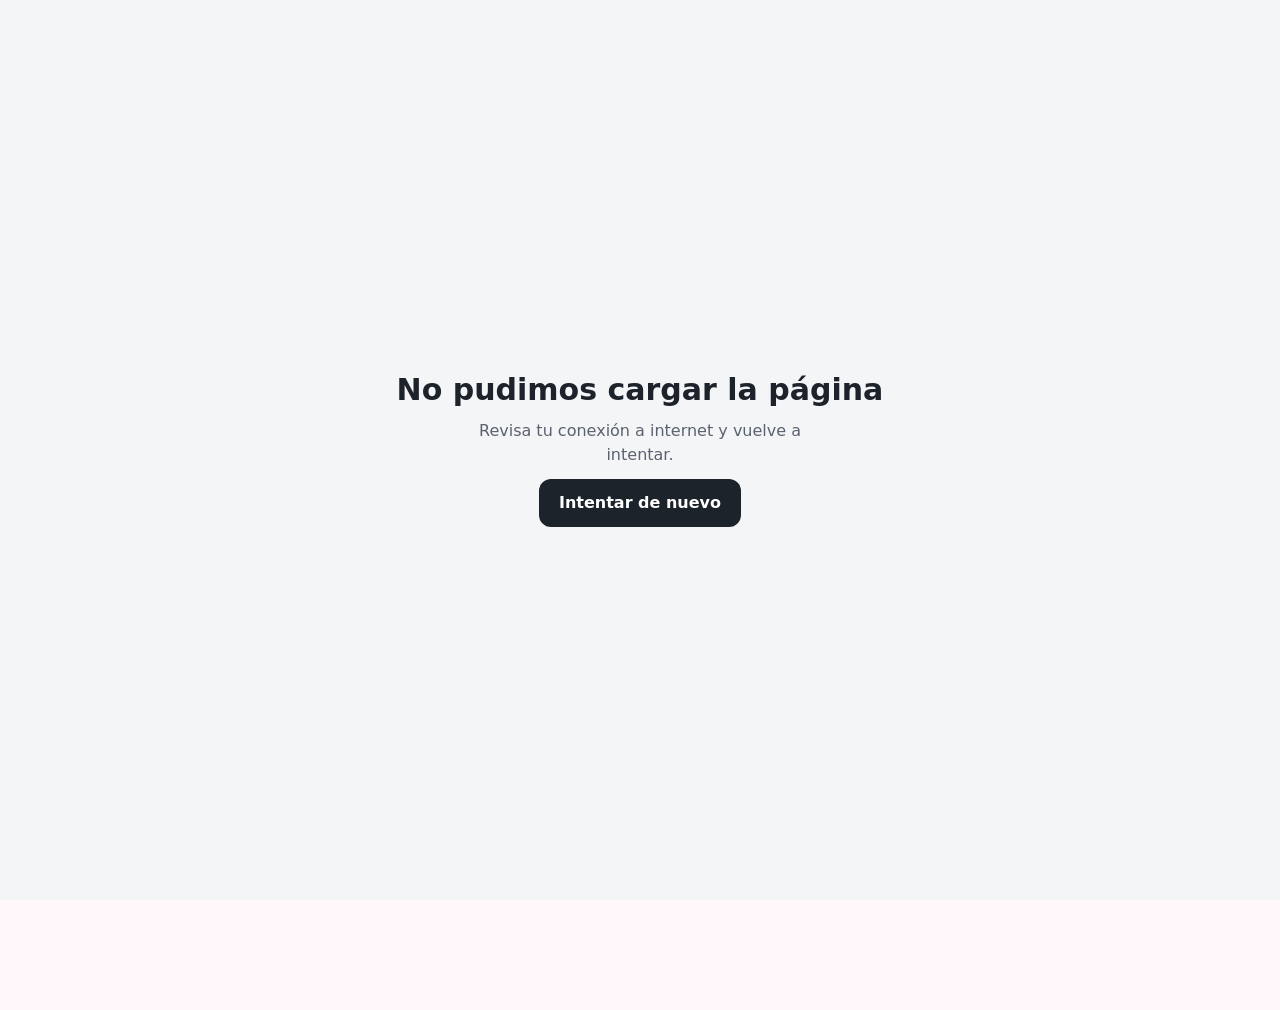
<file: t/sushi/index.html>
<!doctype html>
<html lang="es" data-plantilla="sushi">
<head>
<meta charset="utf-8">
<meta name="viewport" content="width=device-width, initial-scale=1, viewport-fit=cover">
<meta name="theme-color" content="#16100F">
<title>Sushi</title>
<link rel="icon" href="/img/favicon.svg" type="image/svg+xml">
<link rel="preconnect" href="https://fonts.googleapis.com">
<link rel="preconnect" href="https://fonts.gstatic.com" crossorigin>
<link rel="stylesheet" href="https://fonts.googleapis.com/css2?family=Shippori+Mincho+B1:wght@600;800&family=Zen+Kaku+Gothic+New:wght@400;500;700&display=swap">
<link rel="stylesheet" href="/core/sitio.css">
<link rel="stylesheet" href="/core/mascotas.css">
<style>:root{--eu-mascota-abajo:86px;padding-top:env(safe-area-inset-top,0px);padding-bottom:env(safe-area-inset-bottom,0px)}img{max-width:100%}</style>
<style>
/* Layout: banda de cabecera con olas seigaiha + sello hanko, pestañas fijas, lista de platos tipo menú de barra, barra de carrito flotante abajo */
:root{
  --eu-fondo:var(--papel);--eu-tarjeta:var(--tarjeta);--eu-texto:var(--tinta);--eu-suave:var(--tinta-2);--eu-linea:var(--linea);
  --eu-principal:var(--rojo);--eu-sobre-principal:var(--sobre-rojo);--eu-acento:var(--sakura);--eu-titulos:var(--f-display);--eu-cuerpo:var(--f-body);
  --blanco:#FFFFFF;
  --papel:#FFF7F9;
  --sakura:#F9C6D3;
  --sakura-suave:#FDE6EC;
  --salmon:#FF8466;
  --rojo:#E0213A;
  --negro:#16100F;
  --tinta:#16100F;
  --tinta-2:#6B5459;
  --linea:#F1D5DC;
  --tarjeta:#FFFFFF;
  --sobre-rojo:#FFFFFF;
  --f-display:"Shippori Mincho B1","Hiragino Mincho ProN","Yu Mincho",Georgia,serif;
  --f-body:"Zen Kaku Gothic New","Hiragino Sans","Segoe UI",system-ui,sans-serif;
  color-scheme:light;
}
@media (prefers-color-scheme: dark){:root:not([data-theme="light"]){
  --papel:#120C0D;--sakura-suave:#2A1A1E;--tinta:#FFF3F5;--tinta-2:#C9A8B0;--linea:#3A2529;--tarjeta:#1C1315;--sakura:#F6B3C4;--salmon:#FF8F73;--rojo:#FF3B52;color-scheme:dark}}
:root[data-theme="dark"]{--papel:#120C0D;--sakura-suave:#2A1A1E;--tinta:#FFF3F5;--tinta-2:#C9A8B0;--linea:#3A2529;--tarjeta:#1C1315;--sakura:#F6B3C4;--salmon:#FF8F73;--rojo:#FF3B52;color-scheme:dark}

/* Ocultar de verdad todo lo que tenga el atributo hidden (carrito, fondo oscuro, dirección), en cualquier navegador */
[hidden]{display:none!important}
*{box-sizing:border-box}
body{margin:0;background:var(--papel);color:var(--tinta);font-family:var(--f-body);font-size:15px;line-height:1.5;padding-bottom:110px;-webkit-text-size-adjust:100%}
body::before{content:"";position:fixed;inset:0 0 auto;height:env(safe-area-inset-top,0px);z-index:30;background:var(--negro)}
.gutter{padding-left:max(16px,env(safe-area-inset-left,0px));padding-right:max(16px,env(safe-area-inset-right,0px))}
.wrap{max-width:720px;margin:0 auto}
button{-webkit-tap-highlight-color:transparent;touch-action:manipulation}

/* Cabecera */
header.hero{background:var(--negro);color:#fff;position:relative;overflow:hidden}
header.hero::before{content:"";position:absolute;inset:0;opacity:.22;
  background:
   radial-gradient(circle at 50% 100%,transparent 18px,var(--sakura) 19px,var(--sakura) 21px,transparent 22px,transparent 28px,var(--sakura) 29px,var(--sakura) 31px,transparent 32px) 0 0/48px 24px,
   radial-gradient(circle at 50% 100%,transparent 18px,var(--sakura) 19px,var(--sakura) 21px,transparent 22px,transparent 28px,var(--sakura) 29px,var(--sakura) 31px,transparent 32px) 24px 12px/48px 24px;
  -webkit-mask:linear-gradient(to bottom,transparent 30%,#000);mask:linear-gradient(to bottom,transparent 30%,#000)}
.hero-in{position:relative;display:flex;gap:16px;align-items:center;padding-block:28px 26px}
.vert{writing-mode:vertical-rl;font-family:var(--f-display);font-weight:800;font-size:44px;line-height:1;color:var(--sakura);letter-spacing:.08em;flex:none}
.hero-txt{flex:1;min-width:0}
.hero-redes{margin-top:14px;position:relative;z-index:3;color:#fff}
.hero-redes .eu-redes-tit{color:#E9D3D8}
.eyebrow{font-size:11px;letter-spacing:.22em;text-transform:uppercase;color:var(--salmon);font-weight:700}
.hero h1{font-family:var(--f-display);font-weight:800;font-size:clamp(32px,9vw,46px);line-height:1.02;margin:.15em 0 .25em;text-wrap:balance}
.hero h1 span{color:var(--sakura)}
.hero p{margin:0;color:#E9D3D8;font-size:14px;max-width:34ch}
.hanko{flex:none;width:66px;height:66px;border:3px solid var(--rojo);border-radius:10px;color:var(--rojo);display:grid;place-items:center;font-family:var(--f-display);font-weight:800;font-size:15px;line-height:1.05;text-align:center;transform:rotate(-8deg);background:rgba(224,33,58,.08);box-shadow:inset 0 0 0 2px rgba(224,33,58,.25)}
.franja{height:6px;background:linear-gradient(90deg,var(--rojo) 0 25%,var(--salmon) 25% 50%,var(--sakura) 50% 75%,var(--blanco) 75%)}


/* Pestañas */
nav.tabs{position:sticky;top:env(safe-area-inset-top,0px);z-index:20;background:var(--papel);border-bottom:1px solid var(--linea)}
.tabs-in{display:flex;gap:8px;overflow-x:auto;padding-block:10px;scrollbar-width:none}
.tabs-in::-webkit-scrollbar{display:none}
.tab{flex:none;border:1.5px solid var(--linea);background:var(--tarjeta);color:var(--tinta);font:inherit;font-weight:700;font-size:14px;padding:8px 14px;border-radius:999px;cursor:pointer;display:flex;gap:6px;align-items:baseline;min-height:40px}
.tab small{font-family:var(--f-display);color:var(--rojo);font-size:13px}
.tab[aria-pressed="true"]{background:var(--rojo);border-color:var(--rojo);color:var(--sobre-rojo)}
.tab[aria-pressed="true"] small{color:var(--sakura)}
.tab:focus-visible,button:focus-visible,input:focus-visible,textarea:focus-visible,a:focus-visible{outline:3px solid var(--salmon);outline-offset:2px}

/* Secciones */
main{padding-block:8px 24px}
section.cat{padding-top:22px;scroll-margin-top:70px}
.cat-h{display:flex;align-items:baseline;gap:10px;margin:0 0 10px}
.cat-h h2{font-family:var(--f-display);font-weight:800;font-size:24px;margin:0}
.cat-h .kanji{font-family:var(--f-display);color:var(--rojo);font-size:18px}
.cat-h .nota{margin-left:auto;font-size:12px;color:var(--tinta-2)}
.lista{display:flex;flex-direction:column;gap:10px}
.plato{display:grid;grid-template-columns:64px 1fr auto;gap:12px;align-items:center;background:var(--tarjeta);border:1px solid var(--linea);border-radius:14px;padding:12px}
.plato-ico{width:64px;height:64px;border-radius:50%;display:grid;place-items:center;font-family:var(--f-display);font-weight:800;font-size:24px;color:#fff;position:relative;overflow:hidden}
.plato-ico img{width:100%;height:100%;object-fit:cover}
.plato-info{min-width:0}
.plato-info h3{margin:0;font-size:15.5px;font-weight:700;line-height:1.25}
.plato-info p{margin:3px 0 0;font-size:13px;color:var(--tinta-2);line-height:1.4}
.etiq{display:inline-block;font-size:10.5px;font-weight:700;letter-spacing:.08em;text-transform:uppercase;color:var(--rojo);background:var(--sakura-suave);border-radius:4px;padding:1px 6px;margin-left:6px;vertical-align:2px}
.plato-acc{display:flex;flex-direction:column;align-items:flex-end;gap:8px}
.precio{font-weight:700;font-variant-numeric:tabular-nums;font-size:15px}
.add{width:40px;height:40px;border-radius:50%;border:none;background:var(--rojo);color:#fff;font-size:22px;line-height:1;cursor:pointer;display:grid;place-items:center;transition:transform .12s}
.add:active{transform:scale(.92)}
.stepper{display:flex;align-items:center;gap:4px;background:var(--sakura-suave);border-radius:999px;padding:3px}
.stepper button{width:32px;height:32px;border-radius:50%;border:none;background:var(--tarjeta);color:var(--tinta);font-size:18px;cursor:pointer;line-height:1}
.stepper .plus{background:var(--rojo);color:#fff}
.stepper span{min-width:20px;text-align:center;font-weight:700;font-variant-numeric:tabular-nums}

/* Barra carrito */
.barra{position:fixed;left:0;right:0;bottom:0;z-index:25;padding-bottom:calc(12px + env(safe-area-inset-bottom,0px));padding-top:12px;padding-left:max(16px,env(safe-area-inset-left,0px));padding-right:max(16px,env(safe-area-inset-right,0px));background:linear-gradient(to top,var(--papel) 60%,transparent)}
.barra button{width:100%;max-width:720px;margin:0 auto;display:flex;align-items:center;gap:12px;border:none;border-radius:16px;background:var(--negro);color:#fff;font:inherit;padding:14px 18px;cursor:pointer;box-shadow:0 8px 24px rgba(22,16,15,.28)}
:root[data-theme="dark"] .barra button{background:var(--rojo)}
@media (prefers-color-scheme: dark){:root:not([data-theme="light"]) .barra button{background:var(--rojo)}}
.badge{background:var(--sakura);color:var(--negro);font-weight:800;min-width:28px;height:28px;border-radius:999px;display:grid;place-items:center;font-variant-numeric:tabular-nums;padding:0 6px}
.barra .lbl{font-weight:700}
.barra .tot{margin-left:auto;font-weight:800;font-variant-numeric:tabular-nums;font-size:17px}
.barra.vacia button{opacity:.55}

/* Panel carrito */
.velo{position:fixed;inset:0;background:rgba(22,16,15,.55);z-index:40}
.panel{position:fixed;left:0;right:0;bottom:0;z-index:41;max-height:calc(100% - env(safe-area-inset-top,0px) - 80px);display:flex;flex-direction:column;background:var(--papel);border-radius:22px 22px 0 0;max-width:720px;margin:0 auto;box-shadow:0 -10px 40px rgba(0,0,0,.3)}
.panel-h{display:flex;align-items:center;gap:10px;padding:16px max(16px,env(safe-area-inset-right,0px)) 12px max(16px,env(safe-area-inset-left,0px));border-bottom:1px solid var(--linea)}
.panel-h h2{margin:0;font-family:var(--f-display);font-size:22px;font-weight:800}
.panel-h .kanji{color:var(--rojo);font-family:var(--f-display)}
.cerrar{margin-left:auto;display:flex;align-items:center;gap:6px;height:44px;padding:0 14px 0 12px;border-radius:999px;border:1.5px solid var(--linea);background:var(--tarjeta);color:var(--tinta);font:inherit;font-weight:700;font-size:14px;cursor:pointer}
.cerrar b{font-size:22px;line-height:1;font-weight:400;pointer-events:none}
.seguir{width:100%;border:1.5px solid var(--linea);background:var(--tarjeta);color:var(--tinta);font:inherit;font-weight:700;font-size:15px;padding:14px;border-radius:14px;cursor:pointer}
.panel-b{overflow-y:auto;-webkit-overflow-scrolling:touch;overscroll-behavior:contain;padding:14px max(16px,env(safe-area-inset-right,0px)) calc(18px + env(safe-area-inset-bottom,0px)) max(16px,env(safe-area-inset-left,0px));display:flex;flex-direction:column;gap:18px}
.items{display:flex;flex-direction:column;gap:10px}
.item{display:grid;grid-template-columns:1fr auto;gap:6px 12px;align-items:center;padding-bottom:10px;border-bottom:1px dashed var(--linea)}
.item h4{margin:0;font-size:14.5px}
.item .sub{font-size:13px;color:var(--tinta-2);font-variant-numeric:tabular-nums}
.item .der{display:flex;align-items:center;gap:8px}
.quitar{border:none;background:none;color:var(--rojo);font:inherit;font-size:12.5px;font-weight:700;cursor:pointer;padding:4px;text-decoration:underline}
.vacio{text-align:center;color:var(--tinta-2);padding:24px 0}
.vacio b{display:block;font-family:var(--f-display);font-size:34px;color:var(--sakura);margin-bottom:4px}
.form-col{display:flex;flex-direction:column;gap:16px}
fieldset{border:none;margin:0;padding:0;display:flex;flex-direction:column;gap:8px;min-width:0}
legend,label.lb{font-weight:700;font-size:13px;letter-spacing:.04em;margin-bottom:6px;padding:0}
.seg{display:grid;grid-template-columns:repeat(3,1fr);gap:6px}
.seg input{position:absolute;opacity:0;pointer-events:none}
.seg label{border:1.5px solid var(--linea);background:var(--tarjeta);border-radius:12px;padding:10px 6px;text-align:center;font-weight:700;font-size:13.5px;cursor:pointer}
.seg input:checked+label{border-color:var(--rojo);background:var(--sakura-suave);color:var(--rojo)}
.seg input:focus-visible+label{outline:3px solid var(--salmon);outline-offset:2px}
input[type=text],input[type=tel],textarea{width:100%;font:inherit;font-size:16px;padding:12px 14px;border-radius:12px;border:1.5px solid var(--linea);background:var(--tarjeta);color:var(--tinta)}
textarea{resize:vertical;min-height:64px}
.campo{display:flex;flex-direction:column}
.aviso{font-size:11.5px;color:var(--tinta-2);margin-top:5px}
.error{color:var(--rojo);font-size:13px;font-weight:700}
.resumen{display:flex;justify-content:space-between;align-items:baseline;font-variant-numeric:tabular-nums;border-top:2px solid var(--tinta);padding-top:12px}
.resumen span{font-weight:700}
.resumen strong{font-family:var(--f-display);font-size:28px;font-weight:800;color:var(--rojo)}
.enviar{display:flex;align-items:center;justify-content:center;gap:10px;width:100%;border:none;border-radius:14px;background:#1FA855;color:#fff;font:inherit;font-weight:800;font-size:16px;padding:16px;cursor:pointer;text-decoration:none}
.enviar svg{width:22px;height:22px;flex:none;pointer-events:none}
footer{text-align:center;color:var(--tinta-2);font-size:12.5px;padding-block:20px 8px}
footer b{font-family:var(--f-display);color:var(--rojo)}
.toast{position:fixed;left:50%;bottom:calc(92px + env(safe-area-inset-bottom,0px));transform:translateX(-50%);background:var(--negro);color:#fff;padding:9px 16px;border-radius:999px;font-size:13.5px;font-weight:700;z-index:50;white-space:nowrap;pointer-events:none}
@media (max-width:380px){.vert{font-size:34px}.hanko{width:54px;height:54px;font-size:13px}}

/* Tiendo: logo, bolívares, agotados, info del local y pago */
.hero .logo{flex:none;width:68px;height:68px;border-radius:14px;object-fit:cover;background:#fff;box-shadow:0 0 0 3px var(--rojo)}
.precio small{display:block;font-size:11.5px;font-weight:600;color:var(--tinta-2);text-align:right}
.plato.agotado{opacity:.55}
.plato.agotado .plato-ico{filter:grayscale(1)}
.agotado-txt{font-size:12px;font-weight:800;color:var(--rojo);background:var(--sakura-suave);border-radius:999px;padding:4px 10px}
.vacio-menu{padding:30px 0;text-align:center;color:var(--tinta-2)}
.info-wrap{padding-block:12px 4px}
.info-wrap h2{font-family:var(--f-display);font-weight:800;font-size:24px;margin:0 0 12px}
.total-bs{display:block;text-align:right;font-size:13px;color:var(--tinta-2);font-variant-numeric:tabular-nums;margin-top:-10px}
.total-bs:empty{display:none}
.cerrado-nota{margin:0;background:var(--sakura-suave);color:var(--tinta);border-radius:12px;padding:10px 12px;font-size:13px;font-weight:700}
</style>
</head>
<body>
<header class="hero" data-eu-portada>
  <div class="wrap gutter">
    <div class="hero-in">
      <div class="vert" id="vert" aria-hidden="true"></div>
      <div class="hero-txt">
        <div class="eyebrow" id="eslogan"></div>
        <h1 id="nombre-local"></h1>
        <p id="descripcion"></p>
        <div class="eu-redes hero-redes" data-eu-redes="Síguenos"></div>
      </div>
      <div class="hanko" id="hanko" aria-hidden="true" data-eu-logo></div>
    </div>
  </div>
  <div class="franja"></div>
</header>
<div data-eu-avisos></div>

<nav class="tabs" aria-label="Categorías del menú">
  <div class="wrap gutter"><div class="tabs-in" id="tabs"></div></div>
</nav>

<main class="wrap gutter" id="menu"></main>

<section class="wrap gutter info-wrap" aria-labelledby="info-t">
  <h2 id="info-t">El local</h2>
  <div id="info"></div>
</section>

<footer class="gutter" id="pie"></footer>

<div class="barra vacia" id="barra">
  <button type="button" id="abrir" data-abrir aria-label="Ver carrito" data-eu-boton>
    <span class="badge" id="cuenta">0</span>
    <span class="lbl">Ver mi pedido</span>
    <span class="tot" id="total-barra">$0.00</span>
  </button>
</div>

<div class="velo" id="velo" data-cerrar hidden></div>
<div class="panel" id="panel" role="dialog" aria-modal="true" aria-labelledby="panel-t" hidden>
  <div class="panel-h">
    <h2 id="panel-t">Tu pedido</h2><span class="kanji">注文</span>
    <button class="cerrar" id="cerrar" type="button" data-cerrar aria-label="Cerrar carrito"><b aria-hidden="true">×</b>Cerrar</button>
  </div>
  <div class="panel-b">
    <div class="items" id="items"></div>
    <form id="form" novalidate>
      <div class="form-col">
        <p class="cerrado-nota" id="cerrado" hidden></p>
        <div class="campo">
          <label class="lb" for="cliente">Tu nombre</label>
          <input type="text" id="cliente" autocomplete="name" placeholder="Ej: María González">
        </div>
        <fieldset>
          <legend>¿Cómo lo quieres?</legend>
          <div class="seg" id="tipos"></div>
        </fieldset>
        <div class="campo" id="campo-dir" hidden>
          <label class="lb" for="direccion">Dirección de entrega</label>
          <textarea id="direccion" placeholder="Calle, casa o edificio, punto de referencia"></textarea>
          <div class="aviso" id="nota-delivery"></div>
        </div>
        <div id="pago"></div>
        <div id="pago-detalle"></div>
        <div class="campo">
          <label class="lb" for="notas">Notas (opcional)</label>
          <textarea id="notas" placeholder="Ej: sin ajonjolí, salsa de soya extra"></textarea>
        </div>
        <div class="error" id="error" role="alert" hidden></div>
        <div class="resumen"><span>Total</span><strong id="total-panel">$0.00</strong></div>
        <span class="total-bs" id="total-bs"></span>
        <a class="enviar" id="enviar" href="https://wa.me/" target="_blank" rel="noopener">
          <svg viewBox="0 0 24 24" fill="currentColor" aria-hidden="true"><path d="M12 2a10 10 0 0 0-8.6 15.1L2 22l5-1.3A10 10 0 1 0 12 2Zm0 18.2a8.2 8.2 0 0 1-4.2-1.2l-.3-.2-3 .8.8-2.9-.2-.3A8.2 8.2 0 1 1 12 20.2Zm4.5-6.1c-.2-.1-1.5-.7-1.7-.8-.2-.1-.4-.1-.6.1l-.8 1c-.1.2-.3.2-.5.1a6.7 6.7 0 0 1-3.3-2.9c-.3-.4.2-.4.7-1.4.1-.2 0-.3 0-.4l-.8-1.8c-.2-.5-.4-.4-.6-.4h-.5a1 1 0 0 0-.7.3 3 3 0 0 0-.9 2.2 5.2 5.2 0 0 0 1.1 2.7 11.8 11.8 0 0 0 4.5 4c1.7.7 2.3.8 3.2.6a2.7 2.7 0 0 0 1.8-1.3 2.2 2.2 0 0 0 .1-1.3c0-.1-.2-.2-.4-.3Z"/></svg>
          Enviar pedido por WhatsApp
        </a>
        <button class="seguir" type="button" data-cerrar>Seguir pidiendo</button>
      </div>
    </form>
  </div>
</div>

<div class="toast" id="toast" role="status" hidden></div>

<script src="/core/config.js"></script>
<script src="/core/catalogos.js"></script>
<script src="/t/sushi/datos.js"></script>
<script src="/core/mascotas.js"></script>
<script src="/core/idiomas.js"></script>
<script src="/core/mapa.js"></script>
<script src="/core/sitio.js"></script>
<script src="/t/sushi/app.js"></script>
</body>
</html>
</file>
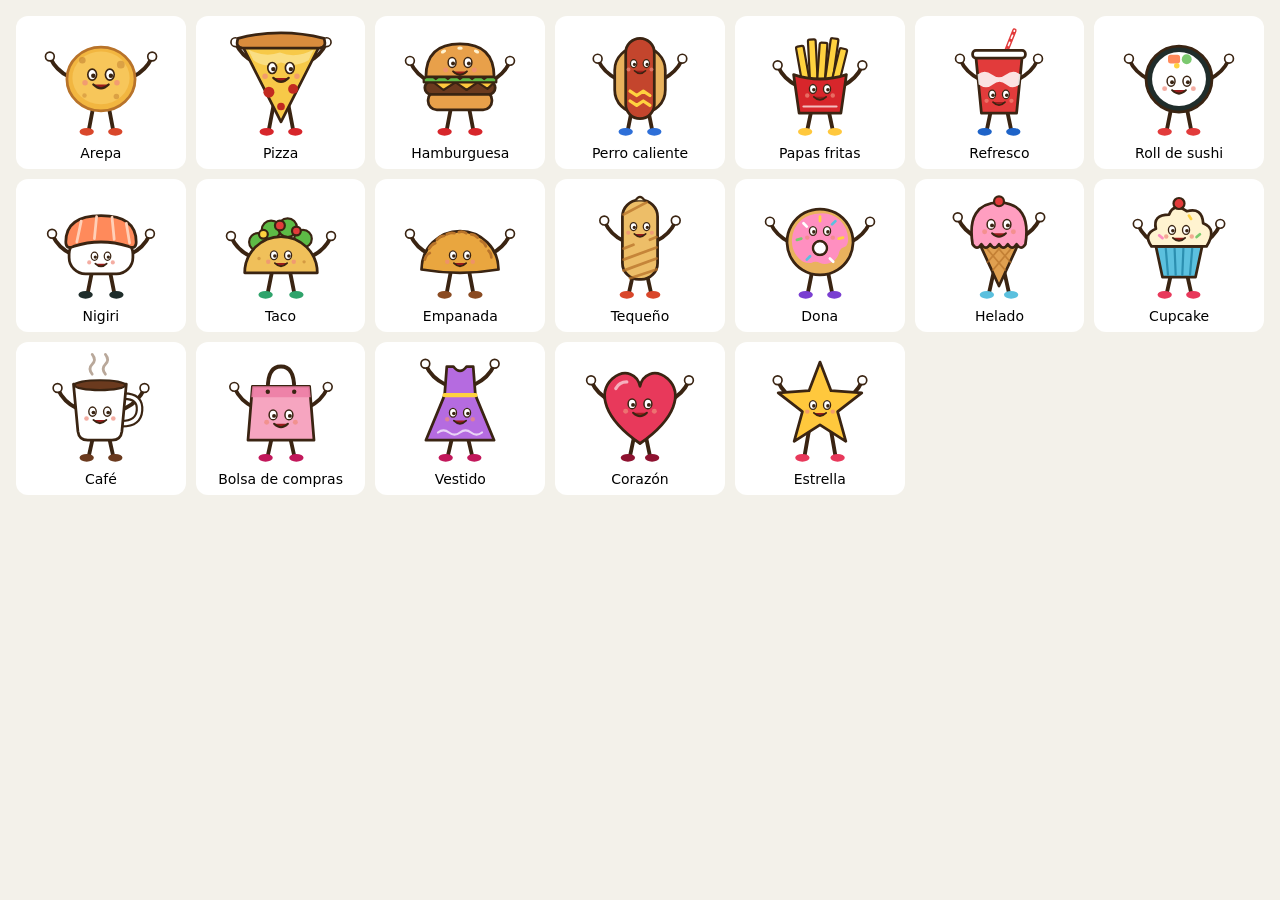
<file: tools/mascotas.html>
<!doctype html><html lang="es"><head><meta charset="utf-8"><title>Mascotas</title>
<link rel="stylesheet" href="/core/mascotas.css">
<style>body{font:14px system-ui;margin:16px;background:#f3f1ea}.g{display:grid;grid-template-columns:repeat(7,1fr);gap:10px}.c{background:#fff;border-radius:12px;padding:8px;text-align:center}.c div{width:110px;height:121px;margin:auto}</style></head>
<body><div class="g" id="g"></div>
<script src="/core/mascotas.js"></script>
<script>
const M = EU_MASCOTAS, q = new URLSearchParams(location.search), b = q.get("b");
const lista = b === "todos" ? M.bailes.map((x) => [q.get("p") || "arepa", x.id, x.nombre]) : M.personajes.map((p) => [p.id, b || "", p.nombre]);
g.innerHTML = lista.map(([p, baile, n]) => `<div class="c"><div class="eu-mascota eu-baile-${baile}">${M.svg(p)}</div>${n}</div>`).join("");
</script></body></html>
</file>
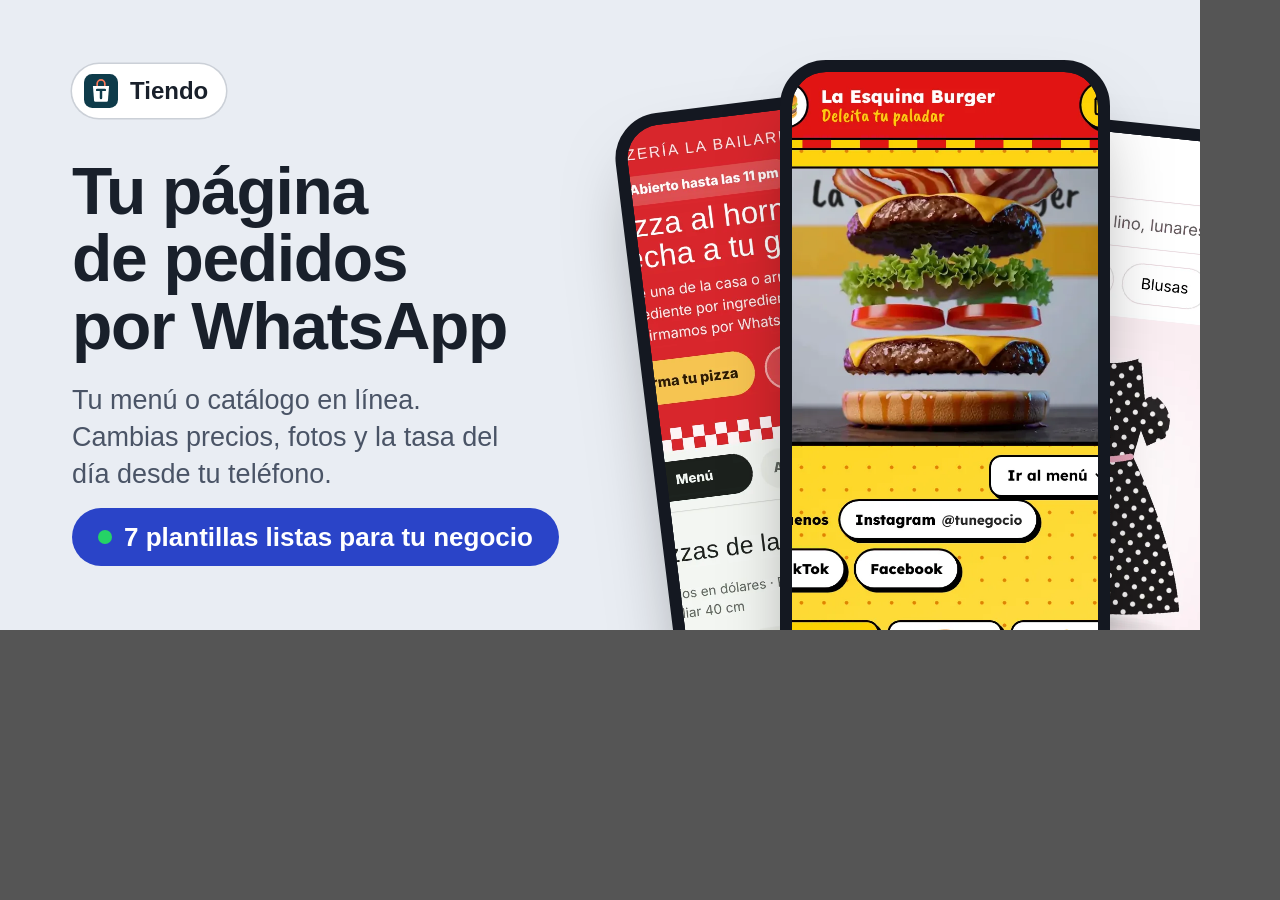
<file: tools/tarjetas.html>
<!doctype html>
<html lang="es">
<head>
<meta charset="utf-8">
<title>Generador de tarjetas para compartir</title>
<!-- Herramienta interna: genera /img/compartir.jpg y /t/<plantilla>/compartir.jpg (1200 x 630).
     Uso: abrir con ?p=portada o ?p=pizzeria y capturar el elemento #tarjeta. No se publica. -->
<style>
* { box-sizing: border-box; margin: 0; padding: 0; }
body { background: #555; }
#tarjeta { position: relative; width: 1200px; height: 630px; overflow: hidden; font-family: "Inter", system-ui, sans-serif; }
.izq { position: absolute; left: 72px; top: 64px; bottom: 64px; width: 560px; display: flex; flex-direction: column; }
.marca { display: inline-flex; align-items: center; gap: 12px; align-self: flex-start; padding: 10px 18px 10px 12px; border-radius: 999px; font: 700 24px/1 "Inter", sans-serif; box-shadow: 0 0 0 1.5px rgba(25, 32, 43, .14); }
.marca img { width: 34px; height: 34px; }
h1 { font: 800 74px/1.02 "Inter Display", "Inter", sans-serif; letter-spacing: -0.02em; margin-top: 40px; text-wrap: balance; }
p { font: 400 29px/1.38 "Inter", sans-serif; margin-top: 22px; max-width: 30ch; }
.pie { margin-top: auto; display: inline-flex; align-self: flex-start; align-items: center; gap: 12px; padding: 16px 26px; border-radius: 999px; font: 700 26px/1 "Inter", sans-serif; }
.pie i { width: 14px; height: 14px; border-radius: 50%; background: #25D366; }
.tel { position: absolute; width: 330px; height: 640px; border-radius: 46px; border: 12px solid #141821; background: #141821; overflow: hidden; box-shadow: 0 40px 80px -30px rgba(0,0,0,.55); }
.tel img { width: 100%; height: 100%; object-fit: cover; object-position: top; border-radius: 34px; display: block; }
</style>
</head>
<body>
<div id="tarjeta"></div>
<script src="/core/config.js"></script>
<script src="/core/catalogos.js"></script>
<script src="/t/sushi/datos.js"></script>
<script src="/t/arepera/datos.js"></script>
<script src="/t/pizzeria/datos.js"></script>
<script src="/t/burgers/datos.js"></script>
<script src="/t/delicias/datos.js"></script>
<script src="/t/boutique/datos.js"></script>
<script src="/t/licoreria/datos.js"></script>
<script>
(function () {
  const P = window.EU_PLANTILLAS, C = window.EU_CONFIG, K = window.EU_CATALOGOS;
  const cual = new URLSearchParams(location.search).get("p") || "portada";
  const t = document.getElementById("tarjeta");
  const TEXTOS = {
    pizzeria: ["Plantilla Pizzería", "El cliente arma su pizza, mitad y mitad incluida, y el pedido te llega por WhatsApp."],
    arepera: ["Plantilla Arepera", "El cliente arma su arepa con lo que tengas hoy y te llega el pedido por WhatsApp."],
    burgers: ["Plantilla Burgers y perros", "Tu menú con fotos, combos y delivery, con pedidos directo a tu WhatsApp."],
    delicias: ["Plantilla Delicias", "Menú moderno con buscador, opciones y adicionales. Plantilla del plan Premium."],
    sushi: ["Plantilla Sushi", "Tu carta de rolls con carrito y pedidos directo a tu WhatsApp."],
    licoreria: ["Plantilla Licorería", "Precios por presentación, combos y aviso de edad. Plantilla del plan Premium."],
    boutique: ["Plantilla Boutique", "Tu catálogo con tallas y colores, y los pedidos directo a tu WhatsApp."],
  };
  if (cual === "portada") {
    t.style.background = "#E9EDF3"; t.style.color = "#19202B";
    t.innerHTML = `<div class="izq">
        <span class="marca" style="background:#fff;color:#19202B"><img src="/img/favicon.svg" alt="">${C.marca}</span>
        <h1 style="font-size:66px">Tu página de pedidos por WhatsApp</h1>
        <p style="color:#4A5466;font-size:27px">Tu menú o catálogo en línea. Cambias precios, fotos y la tasa del día desde tu teléfono.</p>
        <span class="pie" style="background:#2A44C8;color:#fff"><i></i>7 plantillas listas para tu negocio</span>
      </div>
      <div class="tel" style="left:648px;top:96px;transform:rotate(-7deg)"><img src="${P.pizzeria.vistaPrevia}" alt=""></div>
      <div class="tel" style="left:930px;top:120px;transform:rotate(6deg)"><img src="${P.boutique.vistaPrevia}" alt=""></div>
      <div class="tel" style="left:780px;top:60px;z-index:2"><img src="${P.burgers.vistaPrevia}" alt=""></div>`;
    return;
  }
  const pl = P[cual];
  const m = (pl.temas && pl.temas[0] && pl.temas[0].muestra) || ["#19202B", "#F5C451"];
  const fondo = m[0], tinta = K.color.sobre(fondo);
  t.style.background = fondo; t.style.color = tinta;
  const [titulo, texto] = TEXTOS[cual];
  t.innerHTML = `<div class="izq">
      <span class="marca" style="background:#fff;color:#19202B"><img src="/img/favicon.svg" alt="">${C.marca}</span>
      <h1>${titulo}</h1>
      <p style="opacity:.92">${texto}</p>
      <span class="pie" style="background:${tinta};color:${fondo}"><i></i>Mírala funcionando</span>
    </div>
    <div class="tel" style="left:770px;top:62px;transform:rotate(5deg)"><img src="${pl.vistaPrevia}" alt=""></div>`;
})();
</script>
</body>
</html>
</file>
<file: core/panel.css>
/* Paneles de EU Digital: el del cliente (/panel) y el de EU Digital (/admin).
   Idea: un talonario de recibos. Hojas blancas sobre una mesa gris azulada,
   tinta azul de papel carbón y sellos de goma para el estado de los pagos. */
:root {
  --tinta: #19202B;
  --suave: #5A6475;
  --mesa: #E9EDF3;
  --papel: #FFFFFF;
  --papel-2: #F6F8FB;
  --linea: #D3DAE4;
  --linea-2: #E5E9F0;
  --carbon: #2A44C8;
  --carbon-2: #1F35A3;
  --carbon-suave: #E8ECFB;
  --verde: #1F7A4D;
  --verde-suave: #E2F2E9;
  --rojo: #C2362F;
  --rojo-suave: #FBE7E5;
  --ambar: #9A6412;
  --ambar-suave: #FBF0DB;
  --titulos: "Bricolage Grotesque", "Avenir Next", "Segoe UI", system-ui, sans-serif;
  --cuerpo: "Atkinson Hyperlegible", "Segoe UI", system-ui, -apple-system, sans-serif;
  --radio: 14px;
  --sombra: 0 1px 0 rgba(25, 32, 43, .05), 0 10px 26px -18px rgba(25, 32, 43, .45);
  color-scheme: light;
}
* { box-sizing: border-box; }
[hidden] { display: none !important; }
html { -webkit-text-size-adjust: 100%; }
body.pnl {
  margin: 0; min-height: 100vh; background: var(--mesa); color: var(--tinta);
  font: 400 16px/1.5 var(--cuerpo); -webkit-font-smoothing: antialiased;
}
h1, h2, h3, h4, p { margin: 0; }
h1, h2, h3 { font-family: var(--titulos); font-weight: 800; line-height: 1.15; letter-spacing: -.01em; text-wrap: balance; }
button, input, select, textarea { font: inherit; color: inherit; }
button { cursor: pointer; }
a { color: var(--carbon); }
:focus-visible { outline: 3px solid var(--carbon); outline-offset: 2px; }
.sr { position: absolute; width: 1px; height: 1px; overflow: hidden; clip: rect(0 0 0 0); white-space: nowrap; }
.suave { color: var(--suave); }
.chico { font-size: 14px; }
.num { font-variant-numeric: tabular-nums; }

/* ---------- Botones ---------- */
.btn {
  display: inline-flex; align-items: center; justify-content: center; gap: 8px; min-height: 46px; padding: 0 18px;
  border: 1.5px solid var(--carbon); border-radius: 10px; background: var(--carbon); color: #fff;
  font-weight: 700; text-decoration: none; transition: background-color .15s, transform .12s; white-space: nowrap;
}
.btn:hover { background: var(--carbon-2); border-color: var(--carbon-2); }
.btn:active:not(:disabled) { transform: scale(.97); }
.btn:disabled { opacity: .45; cursor: not-allowed; }
.btn-sec { background: var(--papel); color: var(--tinta); border-color: var(--linea); }
.btn-sec:hover { background: var(--papel-2); border-color: var(--suave); }
.btn-peligro { background: var(--papel); color: var(--rojo); border-color: #E7B7B3; }
.btn-peligro:hover { background: var(--rojo-suave); border-color: var(--rojo); }
.btn-peligro.lleno { background: var(--rojo); color: #fff; border-color: var(--rojo); }
.btn-verde { background: var(--verde); border-color: var(--verde); }
.btn-verde:hover { background: #17603c; border-color: #17603c; }
.btn-plano { background: none; border-color: transparent; color: var(--carbon); padding: 0 10px; }
.btn-plano:hover { background: var(--carbon-suave); border-color: transparent; }
.btn-chico { min-height: 36px; padding: 0 12px; font-size: 14px; border-radius: 8px; }
.btn-ancho { width: 100%; }
.acciones { display: flex; flex-wrap: wrap; gap: 8px; align-items: center; }

/* ---------- Hojas ---------- */
.hoja { background: var(--papel); border: 1px solid var(--linea-2); border-radius: var(--radio); box-shadow: var(--sombra); padding: 18px; display: flex; flex-direction: column; gap: 16px; min-width: 0; }
.hoja-cab { display: flex; flex-direction: column; gap: 4px; }
.hoja-cab h2 { font-size: 20px; }
.hoja-cab p { color: var(--suave); font-size: 15px; }
.hoja-fila { display: flex; align-items: center; justify-content: space-between; gap: 12px; flex-wrap: wrap; }
.separa { border: 0; border-top: 1px solid var(--linea-2); margin: 0; }

/* Talón: la hoja de la suscripción, con borde perforado y muescas */
.talon { position: relative; padding-top: 26px; }
.talon::before {
  content: ""; position: absolute; left: 18px; right: 18px; top: 12px; border-top: 2px dashed var(--linea);
}
.talon::after {
  content: ""; position: absolute; inset: 0; pointer-events: none; border-radius: inherit;
  background: radial-gradient(circle at 0 13px, var(--mesa) 0 9px, transparent 10px), radial-gradient(circle at 100% 13px, var(--mesa) 0 9px, transparent 10px);
}

/* ---------- Plantillas del plan Premium ---------- */
.premium-pill { display: inline-flex; align-items: center; gap: 3px; margin-left: 6px; padding: 1px 8px; border-radius: 999px; background: linear-gradient(135deg, #F8DA7A, #E2A52A); color: #3B2600; font: 800 12px/1.5 var(--cuerpo); letter-spacing: .02em; vertical-align: 2px; white-space: nowrap; }

/* ---------- Sellos de goma ---------- */
.sello {
  --c: var(--verde);
  display: inline-flex; align-items: center; justify-content: center; padding: 3px 12px 2px;
  border: 2.5px solid var(--c); border-radius: 6px; color: var(--c);
  box-shadow: inset 0 0 0 2px var(--papel), inset 0 0 0 3.5px var(--c);
  font: 800 13px/1.3 var(--titulos); letter-spacing: .12em; text-transform: uppercase; white-space: nowrap;
  transform: rotate(-4deg); opacity: .93;
  -webkit-mask-image: url("data:image/svg+xml,%3Csvg xmlns='http://www.w3.org/2000/svg' width='160' height='70'%3E%3Cfilter id='t'%3E%3CfeTurbulence type='fractalNoise' baseFrequency='.85' numOctaves='2' seed='7'/%3E%3CfeColorMatrix values='0 0 0 0 0 0 0 0 0 0 0 0 0 0 0 0 0 0 -2.2 1.55'/%3E%3C/filter%3E%3Crect width='160' height='70' filter='url(%23t)'/%3E%3C/svg%3E");
  mask-image: url("data:image/svg+xml,%3Csvg xmlns='http://www.w3.org/2000/svg' width='160' height='70'%3E%3Cfilter id='t'%3E%3CfeTurbulence type='fractalNoise' baseFrequency='.85' numOctaves='2' seed='7'/%3E%3CfeColorMatrix values='0 0 0 0 0 0 0 0 0 0 0 0 0 0 0 0 0 0 -2.2 1.55'/%3E%3C/filter%3E%3Crect width='160' height='70' filter='url(%23t)'/%3E%3C/svg%3E");
}
.sello.verde { --c: var(--verde); }
.sello.rojo { --c: var(--rojo); }
.sello.ambar { --c: var(--ambar); }
.sello.azul { --c: var(--carbon); }
.sello.gris { --c: var(--suave); }
.sello.grande { font-size: 17px; padding: 5px 16px 4px; border-width: 3px; box-shadow: inset 0 0 0 2.5px var(--papel), inset 0 0 0 4.5px var(--c); }
.sello.golpe { animation: golpe .42s cubic-bezier(.2, 1.4, .4, 1) both; }
@keyframes golpe {
  0% { transform: scale(1.9) rotate(-14deg); opacity: 0; }
  60% { opacity: .95; }
  100% { transform: scale(1) rotate(-4deg); opacity: .93; }
}

/* ---------- Campos ---------- */
.campos { display: flex; flex-direction: column; gap: 18px; }
.campo { display: flex; flex-direction: column; gap: 6px; min-width: 0; }
.campo > label, .campo > .etq, .campo legend { font-weight: 700; font-size: 15px; }
.campo > label.interruptor { font-weight: 400; font-size: 16px; }
.fila-agregar { display: flex; gap: 8px; align-items: center; }
.fila-agregar .entrada { flex: 1; min-width: 0; }
.campo fieldset { border: 0; margin: 0; padding: 0; min-width: 0; }
.campo legend { padding: 0; margin-bottom: 6px; }
.ayuda { color: var(--suave); font-size: 14px; line-height: 1.4; }
.error-campo { color: var(--rojo); font-size: 14px; font-weight: 700; }
.entrada, select.entrada, textarea.entrada {
  width: 100%; min-height: 46px; padding: 10px 12px; border: 1.5px solid var(--linea); border-radius: 10px;
  background: var(--papel); font-size: 16px; transition: border-color .15s, box-shadow .15s;
}
textarea.entrada { resize: vertical; min-height: 80px; line-height: 1.45; }
select.entrada { appearance: none; -webkit-appearance: none; padding-right: 38px;
  background: var(--papel) url("data:image/svg+xml,%3Csvg xmlns='http://www.w3.org/2000/svg' viewBox='0 0 24 24' fill='none' stroke='%2319202B' stroke-width='2.2' stroke-linecap='round' stroke-linejoin='round'%3E%3Cpath d='m6 9 6 6 6-6'/%3E%3C/svg%3E") no-repeat right 12px center / 18px; }
.entrada:focus { outline: none; border-color: var(--carbon); box-shadow: 0 0 0 3px var(--carbon-suave); }
.entrada[aria-invalid="true"] { border-color: var(--rojo); }
.con-prefijo { display: flex; align-items: stretch; border: 1.5px solid var(--linea); border-radius: 10px; background: var(--papel); overflow: hidden; }
.con-prefijo:focus-within { border-color: var(--carbon); box-shadow: 0 0 0 3px var(--carbon-suave); }
.con-prefijo span { display: grid; place-items: center; padding: 0 12px; background: var(--papel-2); color: var(--suave); font-weight: 700; border-right: 1.5px solid var(--linea-2); }
.con-prefijo span.der { border-right: 0; border-left: 1.5px solid var(--linea-2); }
.con-prefijo input { flex: 1; min-width: 0; border: 0; min-height: 43px; padding: 8px 12px; background: none; font-size: 16px; font-variant-numeric: tabular-nums; }
.con-prefijo input:focus { outline: none; }
.contador { align-self: flex-end; color: var(--suave); font-size: 13px; font-variant-numeric: tabular-nums; }
.equivale { color: var(--suave); font-size: 14px; font-variant-numeric: tabular-nums; }
.dos-col { display: grid; grid-template-columns: repeat(auto-fit, minmax(200px, 1fr)); gap: 14px; }

/* Interruptor */
.interruptor { display: flex; align-items: flex-start; justify-content: space-between; gap: 14px; cursor: pointer; }
.interruptor .txt { display: flex; flex-direction: column; gap: 2px; min-width: 0; }
.interruptor .txt b { font-weight: 700; }
.interruptor input { appearance: none; -webkit-appearance: none; flex: none; position: relative; width: 50px; height: 30px; margin: 0; border-radius: 999px; background: #C8D0DC; cursor: pointer; transition: background-color .18s; }
.interruptor input::before { content: ""; position: absolute; top: 3px; left: 3px; width: 24px; height: 24px; border-radius: 50%; background: #fff; box-shadow: 0 1px 3px rgba(0, 0, 0, .25); transition: transform .18s; }
.interruptor input:checked { background: var(--verde); }
.interruptor input:checked::before { transform: translateX(20px); }
.interruptor.peligro input:checked { background: var(--rojo); }

/* Segmentos y chips */
.segmento { display: grid; grid-auto-flow: column; grid-auto-columns: 1fr; gap: 4px; padding: 4px; border-radius: 12px; background: var(--papel-2); border: 1.5px solid var(--linea-2); }
.segmento button { min-height: 40px; border: 0; border-radius: 8px; background: none; font-weight: 700; color: var(--suave); padding: 0 8px; }
.segmento button[aria-pressed="true"] { background: var(--papel); color: var(--tinta); box-shadow: 0 1px 4px rgba(25, 32, 43, .14); }
.chips { display: flex; flex-wrap: wrap; gap: 8px; }
.chip { display: inline-flex; align-items: center; gap: 6px; min-height: 40px; padding: 0 14px; border: 1.5px solid var(--linea); border-radius: 999px; background: var(--papel); font-weight: 700; font-size: 15px; }
.chip[aria-pressed="true"] { border-color: var(--carbon); background: var(--carbon-suave); color: var(--carbon-2); }
.chip .x { border: 0; background: none; padding: 0; width: 22px; height: 22px; border-radius: 50%; display: grid; place-items: center; color: var(--suave); font-size: 16px; line-height: 1; }
.chip .x:hover { background: var(--rojo-suave); color: var(--rojo); }

/* Color */
.color-fila { display: flex; align-items: center; gap: 10px; flex-wrap: wrap; }
.color-fila input[type="color"] { width: 52px; height: 46px; padding: 3px; border: 1.5px solid var(--linea); border-radius: 10px; background: var(--papel); cursor: pointer; }
.color-fila .entrada { width: 130px; font-variant-numeric: tabular-nums; text-transform: uppercase; }
.muestra-vacia { width: 52px; height: 46px; border-radius: 10px; border: 1.5px dashed var(--linea); display: grid; place-items: center; color: var(--suave); font-size: 13px; }

/* Fotos */
.foto-fila { display: flex; align-items: center; gap: 14px; flex-wrap: wrap; }
.foto-mini { position: relative; width: 84px; height: 84px; flex: none; border-radius: 12px; overflow: hidden; background: var(--papel-2) repeating-conic-gradient(#EEF1F6 0 25%, #fff 0 50%) 0 0 / 16px 16px; border: 1.5px solid var(--linea-2); display: grid; place-items: center; color: var(--suave); font-size: 13px; text-align: center; }
.foto-mini.redonda { border-radius: 50%; }
.foto-mini img { width: 100%; height: 100%; object-fit: contain; }
.foto-mini.cubre img { object-fit: cover; }
.foto-mini .cargando { position: absolute; inset: 0; display: grid; place-items: center; background: rgba(255, 255, 255, .8); font-weight: 700; color: var(--carbon); }
.fotos-rejilla { display: grid; grid-template-columns: repeat(auto-fill, minmax(84px, 1fr)); gap: 10px; }
.fotos-rejilla .foto-mini { width: auto; height: auto; aspect-ratio: 1; }
.foto-quitar { position: absolute; top: 4px; right: 4px; width: 28px; height: 28px; border: 0; border-radius: 50%; background: rgba(25, 32, 43, .78); color: #fff; font-size: 16px; line-height: 1; display: grid; place-items: center; }
.foto-mover { position: absolute; bottom: 4px; left: 4px; display: flex; gap: 4px; }
.foto-mover button { width: 26px; height: 26px; border: 0; border-radius: 6px; background: rgba(255, 255, 255, .92); font-weight: 800; line-height: 1; }
.galeria { display: grid; grid-template-columns: repeat(auto-fill, minmax(92px, 1fr)); gap: 10px; }
.galeria button { border: 1.5px solid var(--linea-2); border-radius: 12px; background: var(--papel-2); padding: 6px; display: flex; flex-direction: column; gap: 4px; align-items: center; font-size: 12px; color: var(--suave); }
.galeria button img { width: 100%; aspect-ratio: 1; object-fit: contain; }
.galeria button:hover { border-color: var(--carbon); }

/* ---------- Listas editables ---------- */
.lista { display: flex; flex-direction: column; border: 1.5px solid var(--linea-2); border-radius: 12px; overflow: hidden; background: var(--papel); }
.lista-grupo { padding: 10px 14px 6px; background: var(--papel-2); border-top: 1px solid var(--linea-2); display: flex; align-items: center; justify-content: space-between; gap: 8px; font-weight: 700; font-size: 14px; color: var(--suave); }
.lista-grupo:first-child { border-top: 0; }
.fila { display: grid; grid-template-columns: auto minmax(0, 1fr) auto; align-items: center; gap: 12px; width: 100%; padding: 10px 14px; min-height: 60px; border: 0; border-top: 1px solid var(--linea-2); background: none; text-align: left; }
.lista > .fila:first-child { border-top: 0; }
.fila:hover { background: #FAFBFD; }
.fila-mini { width: 44px; height: 44px; border-radius: 10px; overflow: hidden; background: var(--papel-2); display: grid; place-items: center; font-family: var(--titulos); font-weight: 800; color: var(--suave); border: 1px solid var(--linea-2); }
.fila-mini img { width: 100%; height: 100%; object-fit: cover; }
.fila-mini.contiene img { object-fit: contain; }
.fila-txt { min-width: 0; display: flex; flex-direction: column; }
.fila-txt b { font-weight: 700; overflow: hidden; text-overflow: ellipsis; white-space: nowrap; }
.fila-txt span { color: var(--suave); font-size: 14px; overflow: hidden; text-overflow: ellipsis; white-space: nowrap; }
.fila-der { display: flex; align-items: center; gap: 10px; color: var(--suave); }
.fila-der .flecha { width: 18px; height: 18px; }
.etiqueta-agotado { font-size: 12px; font-weight: 700; color: var(--rojo); background: var(--rojo-suave); border-radius: 999px; padding: 2px 9px; }
.lista-vacia { padding: 18px 14px; color: var(--suave); text-align: center; }
.lista-pie { display: flex; gap: 8px; flex-wrap: wrap; }

/* Pares (dato y valor) */
.pares { display: flex; flex-direction: column; gap: 8px; }
.par { display: grid; grid-template-columns: minmax(0, .8fr) minmax(0, 1.2fr) auto; gap: 8px; align-items: center; }
.par .quitar { width: 40px; height: 40px; border: 1.5px solid var(--linea-2); border-radius: 10px; background: var(--papel); color: var(--rojo); font-size: 18px; }

/* Horario */
.horario { display: flex; flex-direction: column; border: 1.5px solid var(--linea-2); border-radius: 12px; overflow: hidden; }
.dia { display: grid; grid-template-columns: 96px auto minmax(0, 1fr); align-items: center; gap: 10px; padding: 8px 12px; border-top: 1px solid var(--linea-2); }
.dia:first-child { border-top: 0; }
.dia b { font-weight: 700; }
.dia .horas { display: flex; align-items: center; gap: 6px; flex-wrap: wrap; }
.dia .horas input { min-height: 40px; padding: 4px 8px; border: 1.5px solid var(--linea); border-radius: 8px; background: var(--papel); font-size: 15px; font-variant-numeric: tabular-nums; }
.dia .cerrado-txt { color: var(--suave); }
.dia .interruptor input { width: 44px; height: 26px; }
.dia .interruptor input::before { width: 20px; height: 20px; }
.dia .interruptor input:checked::before { transform: translateX(18px); }

/* Temas */
.temas { display: grid; grid-template-columns: repeat(auto-fill, minmax(130px, 1fr)); gap: 10px; }
.tema { display: flex; flex-direction: column; gap: 8px; padding: 10px; border: 1.5px solid var(--linea); border-radius: 12px; background: var(--papel); text-align: left; font-weight: 700; }
.tema[aria-pressed="true"] { border-color: var(--carbon); box-shadow: 0 0 0 3px var(--carbon-suave); }
.tema .tiras { display: flex; height: 34px; border-radius: 8px; overflow: hidden; border: 1px solid rgba(0, 0, 0, .08); }
.tema .tiras i { flex: 1; }

/* Datos para copiar */
.dato { display: flex; align-items: center; gap: 10px; padding: 8px 0; border-top: 1px dashed var(--linea); }
.dato:first-child { border-top: 0; }
.dato span { color: var(--suave); min-width: 80px; }
.dato b { flex: 1; min-width: 0; overflow-wrap: anywhere; font-variant-numeric: tabular-nums; }

/* ---------- Ventanas (hojas que suben) ---------- */
dialog.modal { border: 0; padding: 0; margin: auto auto 0; width: 100%; max-width: 100%; max-height: 92vh; max-height: 92dvh; border-radius: 18px 18px 0 0; background: var(--papel); color: var(--tinta); box-shadow: 0 -10px 40px rgba(25, 32, 43, .25); overflow: hidden; }
dialog.modal[open] { display: flex; flex-direction: column; animation: subir .26s cubic-bezier(.2, .9, .3, 1); }
dialog.modal::backdrop { background: rgba(25, 32, 43, .5); }
@keyframes subir { from { transform: translateY(40px); opacity: .4; } to { transform: none; opacity: 1; } }
.modal-cab { display: flex; align-items: center; justify-content: space-between; gap: 12px; padding: 14px 18px; border-bottom: 1px solid var(--linea-2); }
.modal-cab h2 { font-size: 19px; min-width: 0; overflow-wrap: anywhere; }
.modal-cuerpo { flex: 1; overflow-y: auto; overscroll-behavior: contain; padding: 18px; display: flex; flex-direction: column; gap: 18px; }
.modal-pie { display: flex; gap: 10px; justify-content: space-between; align-items: center; flex-wrap: wrap; padding: 12px 18px calc(12px + env(safe-area-inset-bottom, 0px)); border-top: 1px solid var(--linea-2); background: var(--papel); }
.cerrar-x { width: 40px; height: 40px; flex: none; border: 0; border-radius: 50%; background: var(--papel-2); font-size: 20px; line-height: 1; color: var(--tinta); }
@media (min-width: 720px) {
  dialog.modal { margin: auto; width: min(560px, calc(100% - 48px)); max-height: 86vh; border-radius: 18px; }
  dialog.modal.ancho { width: min(760px, calc(100% - 48px)); }
}

/* Confirmación en línea */
.confirmar { display: flex; flex-direction: column; gap: 10px; padding: 12px; border-radius: 12px; background: var(--rojo-suave); }
.confirmar p { font-weight: 700; color: #7E1F19; }

/* ---------- Avisos ---------- */
.aviso-flota { position: fixed; left: 50%; bottom: calc(124px + env(safe-area-inset-bottom, 0px)); transform: translateX(-50%); z-index: 90; max-width: calc(100% - 32px); padding: 11px 18px; border-radius: 12px; background: var(--tinta); color: #fff; font-weight: 700; box-shadow: 0 10px 30px rgba(0, 0, 0, .25); animation: aparece .2s ease; text-align: center; }
.aviso-flota.mal { background: var(--rojo); }
@keyframes aparece { from { opacity: 0; transform: translate(-50%, 8px); } }
.banda { padding: 12px 14px; border-radius: 12px; font-weight: 700; }
.banda.ambar { background: var(--ambar-suave); color: #6B4508; }
.banda.rojo { background: var(--rojo-suave); color: #7E1F19; }
.banda.verde { background: var(--verde-suave); color: #135235; }
.banda.azul { background: var(--carbon-suave); color: var(--carbon-2); }

/* ---------- Entrada (login) ---------- */
.entrada-pantalla { min-height: 100vh; min-height: 100svh; display: grid; place-items: center; padding: 24px 16px; }
.entrada-hoja { width: min(420px, 100%); }
.entrada-hoja h1 { font-size: 28px; }
.marca-eu { display: flex; align-items: center; gap: 10px; font-family: var(--titulos); font-weight: 800; font-size: 17px; }
.marca-eu img { width: 34px; height: 34px; }

/* ---------- Carga ---------- */
.cargando-pantalla { min-height: 60vh; display: grid; place-items: center; color: var(--suave); font-weight: 700; }
.punto-carga { display: inline-block; width: 10px; height: 10px; margin-right: 10px; border-radius: 50%; background: var(--carbon); animation: late 1s ease-in-out infinite; vertical-align: 1px; }
@keyframes late { 50% { transform: scale(.5); opacity: .4; } }

@media (prefers-reduced-motion: reduce) {
  *, *::before, *::after { animation-duration: .01ms !important; animation-iteration-count: 1 !important; transition-duration: .01ms !important; }
}

/* Selector de mascota */
.mascotas { display: grid; grid-template-columns: repeat(auto-fill, minmax(96px, 1fr)); gap: 10px; }
.mascota-op { display: flex; flex-direction: column; align-items: center; gap: 4px; padding: 10px 6px 8px; border: 1.5px solid var(--linea); border-radius: 12px; background: var(--papel); font-weight: 700; font-size: 14px; line-height: 1.2; text-align: center; overflow: hidden; }
.mascota-op[aria-pressed="true"] { border-color: var(--carbon); box-shadow: 0 0 0 3px var(--carbon-suave); }
.mascota-op .eu-mascota, .mascota-op .mascota-nada { display: block; width: 64px; height: 70px; }
.mascota-op .mascota-nada { border-radius: 50%; height: 64px; margin: 3px 0; border: 2px dashed var(--linea); background: linear-gradient(to top right, transparent calc(50% - 1.5px), var(--linea) calc(50% - 1.5px), var(--linea) calc(50% + 1.5px), transparent calc(50% + 1.5px)); }
/* En la lista solo baila la elegida, para no marear */
.mascota-op:not([aria-pressed="true"]):not(:hover) .eu-mascota * { animation-play-state: paused; }

/* ---------- Planes ---------- */
.planes { display: grid; grid-template-columns: repeat(auto-fit, minmax(230px, 1fr)); gap: 12px; }
.plan { display: flex; flex-direction: column; gap: 10px; padding: 16px; border: 1.5px solid var(--linea); border-radius: 14px; background: var(--papel); min-width: 0; }
.plan-premium { border-color: var(--tinta); }
.plan-cab { display: flex; align-items: center; justify-content: space-between; gap: 10px; min-height: 30px; }
.plan-cab h3 { font-size: 20px; }
.plan-precio { font-family: var(--titulos); font-weight: 800; font-size: 40px; line-height: 1; letter-spacing: -.02em; font-variant-numeric: tabular-nums; }
.plan-precio small { font-size: 16px; font-weight: 700; letter-spacing: 0; color: var(--suave); }
.plan-nota { color: var(--suave); font-size: 14px; line-height: 1.4; min-height: 2.8em; }
.plan-puntos { margin: 0; padding: 0; list-style: none; display: grid; gap: 7px; }
.plan-puntos li { position: relative; padding-left: 26px; font-size: 15px; line-height: 1.4; }
.plan-puntos li::before { content: ""; position: absolute; left: 0; top: 2px; width: 17px; height: 17px; border-radius: 50%; background: var(--verde-suave) url("data:image/svg+xml,%3Csvg xmlns='http://www.w3.org/2000/svg' viewBox='0 0 24 24' fill='none' stroke='%231F7A4D' stroke-width='3.2' stroke-linecap='round' stroke-linejoin='round'%3E%3Cpath d='m6 12 4 4 8-8'/%3E%3C/svg%3E") center / 11px no-repeat; }
.plan > .btn { margin-top: auto; }

/* ---------- Elegir plantilla ---------- */
.plantillas-op { display: grid; grid-template-columns: repeat(auto-fill, minmax(168px, 1fr)); gap: 8px; }
.plantilla-op { display: grid; grid-template-columns: 44px minmax(0, 1fr); gap: 10px; align-items: center; padding: 8px 10px 8px 8px; border: 1.5px solid var(--linea); border-radius: 12px; background: var(--papel); text-align: left; }
.plantilla-op:hover { border-color: var(--suave); }
.plantilla-op img { width: 44px; height: 58px; object-fit: cover; object-position: top; border-radius: 6px; border: 1px solid var(--linea-2); background: var(--papel-2); }
.plantilla-op b { display: block; font-family: var(--titulos); font-weight: 800; font-size: 16px; line-height: 1.15; }
.plantilla-op small { display: block; margin-top: 2px; color: var(--suave); font-size: 13px; line-height: 1.3; }
.plantilla-op[aria-pressed="true"] { border-color: var(--carbon); box-shadow: 0 0 0 3px var(--carbon-suave); }
.plantilla-detalle { display: flex; flex-direction: column; gap: 10px; margin-top: 10px; padding: 12px 14px; border-radius: 12px; background: var(--papel-2); }

/* ---------- Pasos numerados (instalar la app, primeros pasos) ---------- */
.pasos-app { margin: 0; padding: 0; list-style: none; counter-reset: paso; display: grid; gap: 10px; }
.pasos-app li { counter-increment: paso; position: relative; padding-left: 38px; min-height: 28px; }
.pasos-app li::before { content: counter(paso); position: absolute; left: 0; top: -1px; display: grid; place-items: center; width: 28px; height: 28px; border-radius: 50%; background: var(--tinta); color: #fff; font: 800 14px/1 var(--titulos); }

/* ---------- Plan de cada cuenta (panel de EU Digital) ---------- */
.chip-plan { display: inline-flex; align-items: center; padding: 1px 9px; border-radius: 999px; font: 700 13px/1.5 var(--cuerpo); color: var(--tinta); background: var(--papel-2); border: 1px solid var(--linea); white-space: nowrap; }
.chip-plan.chip-prueba { color: var(--carbon-2); background: var(--carbon-suave); border-color: transparent; }
.chip-plan.chip-premium { color: #fff; background: var(--tinta); border-color: var(--tinta); }
.linea-plan { display: flex; flex-wrap: wrap; align-items: center; gap: 8px; margin: 4px 0 2px; font-weight: 700; }
.paginas-adm { display: grid; gap: 10px; }
.pagina-adm { display: flex; flex-direction: column; gap: 10px; padding: 12px 14px; border: 1px solid var(--linea); border-radius: 12px; background: var(--papel); }
.pagina-adm-cab { display: flex; align-items: flex-start; justify-content: space-between; gap: 10px; }
.pagina-adm-cab > div { min-width: 0; }

/* Parte plegable de un formulario (ej.: "En otros idiomas") */
.plegable { border: 1px dashed var(--linea); border-radius: 12px; padding: 10px 14px; }
.plegable > summary { cursor: pointer; font-weight: 700; min-height: 32px; display: flex; align-items: center; }
.plegable[open] > summary { margin-bottom: 6px; }
.plegable > .campos { margin-top: 8px; }

/* Selector de idioma de la plataforma (portada, registro y panel) */
.eu-idioma-sel { display: inline-flex; align-items: center; gap: 6px; min-height: 40px; padding: 0 10px; border: 1px solid var(--linea); border-radius: 10px; background: var(--papel); color: var(--tinta); font-weight: 700; font-size: 14px; }
.eu-idioma-sel select { border: 0; background: transparent; color: inherit; font: inherit; min-height: 38px; cursor: pointer; }
.eu-idioma-sel:focus-within { outline: 3px solid var(--carbon); outline-offset: 2px; }
.eu-idioma-sel select:focus { outline: none; }
.campo > .eu-idioma-sel { align-self: flex-start; }
</file>
<file: core/mascotas.css>
/* Mascotas bailarinas. El esqueleto (em-*) lo arma core/mascotas.js; aquí están los bailes.
   La clase eu-baile-<id> va en el elemento que contiene la mascota. */
.eu-mascota svg, svg.eu-mascota { overflow: visible; display: block; }
.eu-mascota > svg { width: 100%; height: 100%; }
.em-salto, .em-todo, .em-cuerpo { transform-origin: 100px 200px; }
.em-brazo-i, .em-brazo-d, .em-pie-i, .em-pie-d, .em-todo, .em-cuerpo, .em-salto { transform-box: view-box; }

@keyframes em-rot { from { transform: rotate(var(--a, 0deg)); } to { transform: rotate(var(--b, 0deg)); } }
@keyframes em-sube { from { transform: translateY(0); } to { transform: translateY(var(--y, -6px)); } }
@keyframes em-lado { from { transform: translateX(calc(var(--x, 8px) * -1)) rotate(calc(var(--r, 4deg) * -1)); } to { transform: translateX(var(--x, 8px)) rotate(var(--r, 4deg)); } }
@keyframes em-brinco { 0%, 100% { transform: translateY(0) scale(1.08, .9); } 45% { transform: translateY(-30px) scale(.95, 1.06); } 75% { transform: translateY(0) scale(1.06, .93); } }
@keyframes em-vuelta { 0%, 55%, 100% { transform: scaleX(1) translateY(0); } 65% { transform: scaleX(.05) translateY(-10px); } 75% { transform: scaleX(-1) translateY(-14px); } 85% { transform: scaleX(.05) translateY(-10px); } }
@keyframes em-robot { 0% { transform: rotate(-8deg); } 25% { transform: rotate(0deg) translateY(-4px); } 50% { transform: rotate(8deg); } 75% { transform: rotate(0deg) translateY(-4px); } }
@keyframes em-robot-i { 0% { transform: rotate(70deg); } 25% { transform: rotate(0deg); } 50% { transform: rotate(-30deg); } 75% { transform: rotate(40deg); } }
@keyframes em-robot-d { 0% { transform: rotate(30deg); } 25% { transform: rotate(-40deg); } 50% { transform: rotate(-70deg); } 75% { transform: rotate(0deg); } }
@keyframes em-cabeceo { 0%, 100% { transform: rotate(-5deg); } 50% { transform: rotate(12deg) translateY(4px); } }
@keyframes em-respira { from { transform: scale(1, 1); } to { transform: scale(1.035, .965); } }
@keyframes em-fiesta { 0%, 100% { transform: translateY(0) rotate(0); } 30% { transform: translateY(-28px) rotate(-12deg); } 60% { transform: translateY(-10px) rotate(14deg); } }

.em-todo, .em-cuerpo, .em-brazo-i, .em-brazo-d, .em-pie-i, .em-pie-d { animation: 0s ease-in-out infinite alternate both; }

/* Meneo clásico: se mece, saluda con los dos brazos y patea */
.eu-baile-meneo .em-todo { animation-name: em-sube; animation-duration: .275s; --y: -6px; }
.eu-baile-meneo .em-cuerpo { animation-name: em-rot; animation-duration: .55s; --a: -7deg; --b: 7deg; }
.eu-baile-meneo .em-brazo-i { animation-name: em-rot; animation-duration: .55s; --a: 20deg; --b: -35deg; }
.eu-baile-meneo .em-brazo-d { animation-name: em-rot; animation-duration: .55s; --a: -20deg; --b: 35deg; }
.eu-baile-meneo .em-pie-i { animation-name: em-rot; animation-duration: .55s; --a: 0deg; --b: 22deg; }
.eu-baile-meneo .em-pie-d { animation-name: em-rot; animation-duration: .55s; animation-delay: -.55s; --a: 0deg; --b: -22deg; }

/* Brincos: salta aplastándose al caer, con los brazos arriba */
.eu-baile-brincos .em-todo { animation: em-brinco .7s ease-in-out infinite; }
.eu-baile-brincos .em-brazo-i { animation-name: em-rot; animation-duration: .35s; --a: 0deg; --b: 45deg; }
.eu-baile-brincos .em-brazo-d { animation-name: em-rot; animation-duration: .35s; --a: 0deg; --b: -45deg; }
.eu-baile-brincos .em-pie-i { animation-name: em-rot; animation-duration: .35s; --a: 10deg; --b: -12deg; }
.eu-baile-brincos .em-pie-d { animation-name: em-rot; animation-duration: .35s; --a: -10deg; --b: 12deg; }

/* Twist: gira la cintura rápido y los pies van juntos */
.eu-baile-twist .em-cuerpo { animation-name: em-rot; animation-duration: .3s; --a: -13deg; --b: 13deg; }
.eu-baile-twist .em-pie-i, .eu-baile-twist .em-pie-d { animation-name: em-rot; animation-duration: .3s; --a: 20deg; --b: -20deg; }
.eu-baile-twist .em-brazo-i { animation-name: em-rot; animation-duration: .3s; --a: -70deg; --b: -30deg; }
.eu-baile-twist .em-brazo-d { animation-name: em-rot; animation-duration: .3s; --a: 30deg; --b: 70deg; }
.eu-baile-twist .em-todo { animation-name: em-sube; animation-duration: .6s; --y: 5px; }

/* Salsa: paso de lado a lado con los brazos alternados */
.eu-baile-salsa .em-todo { animation-name: em-lado; animation-duration: .5s; --x: 13px; --r: 5deg; }
.eu-baile-salsa .em-brazo-i { animation-name: em-rot; animation-duration: .5s; --a: -60deg; --b: 30deg; }
.eu-baile-salsa .em-brazo-d { animation-name: em-rot; animation-duration: .5s; --a: -30deg; --b: 60deg; }
.eu-baile-salsa .em-pie-i { animation-name: em-rot; animation-duration: .5s; --a: 0deg; --b: 24deg; }
.eu-baile-salsa .em-pie-d { animation-name: em-rot; animation-duration: .5s; --a: -24deg; --b: 0deg; }

/* La ola: los brazos suben uno después del otro */
.eu-baile-ola .em-brazo-i { animation-name: em-rot; animation-duration: .8s; --a: -80deg; --b: 40deg; }
.eu-baile-ola .em-brazo-d { animation-name: em-rot; animation-duration: .8s; animation-delay: -.4s; --a: 80deg; --b: -40deg; }
.eu-baile-ola .em-cuerpo { animation-name: em-lado; animation-duration: .8s; --x: 4px; --r: 5deg; }
.eu-baile-ola .em-todo { animation-name: em-sube; animation-duration: .4s; --y: -5px; }

/* Vueltas: baila y cada tanto da una vuelta completa */
.eu-baile-giro .em-todo { animation: em-vuelta 2.4s ease-in-out infinite; }
.eu-baile-giro .em-cuerpo { animation-name: em-rot; animation-duration: .4s; --a: -6deg; --b: 6deg; }
.eu-baile-giro .em-brazo-i { animation-name: em-rot; animation-duration: .4s; --a: 10deg; --b: 40deg; }
.eu-baile-giro .em-brazo-d { animation-name: em-rot; animation-duration: .4s; --a: -10deg; --b: -40deg; }
.eu-baile-giro .em-pie-i { animation-name: em-rot; animation-duration: .4s; --a: 0deg; --b: 16deg; }
.eu-baile-giro .em-pie-d { animation-name: em-rot; animation-duration: .4s; animation-delay: -.4s; --a: 0deg; --b: -16deg; }

/* Robot: movimientos secos, por pasos */
.eu-baile-robot .em-todo { animation: em-robot 1.6s steps(1, end) infinite; }
.eu-baile-robot .em-brazo-i { animation: em-robot-i 1.6s steps(1, end) infinite; }
.eu-baile-robot .em-brazo-d { animation: em-robot-d 1.6s steps(1, end) infinite; }
.eu-baile-robot .em-pie-i { animation: em-rot .8s steps(1, end) infinite alternate; --a: 0deg; --b: 18deg; }
.eu-baile-robot .em-pie-d { animation: em-rot .8s steps(1, end) infinite alternate; animation-delay: -.8s; --a: 0deg; --b: -18deg; }

/* Rockero: cabecea con un brazo arriba y marca el ritmo con el pie */
.eu-baile-rock .em-cuerpo { animation: em-cabeceo .42s ease-in-out infinite; }
.eu-baile-rock .em-brazo-d { animation-name: em-rot; animation-duration: .21s; --a: -42deg; --b: -58deg; }
.eu-baile-rock .em-brazo-i { animation-name: em-rot; animation-duration: .42s; --a: -75deg; --b: -55deg; }
.eu-baile-rock .em-pie-i { animation-name: em-rot; animation-duration: .21s; --a: 0deg; --b: 16deg; }

/* Tembleque: tiembla de la emoción */
.eu-baile-tembleque .em-cuerpo { animation-name: em-lado; animation-duration: .1s; animation-timing-function: linear; --x: 3px; --r: 3deg; }
.eu-baile-tembleque .em-brazo-i { animation-name: em-rot; animation-duration: .1s; --a: 30deg; --b: 44deg; }
.eu-baile-tembleque .em-brazo-d { animation-name: em-rot; animation-duration: .1s; --a: -30deg; --b: -44deg; }
.eu-baile-tembleque .em-todo { animation-name: em-sube; animation-duration: .3s; --y: -4px; }
.eu-baile-tembleque .em-pie-i, .eu-baile-tembleque .em-pie-d { animation-name: em-rot; animation-duration: .1s; --a: -6deg; --b: 6deg; }

/* Tranquilo: respira y saluda despacio */
.eu-baile-tranquilo .em-todo { animation-name: em-respira; animation-duration: 1.5s; }
.eu-baile-tranquilo .em-brazo-d { animation-name: em-rot; animation-duration: .75s; --a: 5deg; --b: 40deg; }
.eu-baile-tranquilo .em-brazo-i { animation-name: em-rot; animation-duration: 1.5s; --a: -75deg; --b: -65deg; }

/* Cuando el cliente agrega algo o la toca: tres saltos de fiesta */
.eu-m-brinca .em-salto { animation: em-fiesta .5s ease-in-out 3; }

/* Mascota flotante (plantillas sin un lugar propio para ella) */
.eu-mascota-flota {
  position: fixed; left: 8px; bottom: calc(var(--eu-mascota-abajo, 12px) + env(safe-area-inset-bottom, 0px)); z-index: 12;
  width: 76px; height: 84px; padding: 0; border: 0; background: none; cursor: pointer; -webkit-tap-highlight-color: transparent;
  filter: drop-shadow(0 6px 6px rgba(0, 0, 0, .28));
}
.eu-mascota-flota:focus-visible { outline: 3px solid var(--eu-acento, #fc0); outline-offset: 2px; border-radius: 16px; }
@media (min-width: 900px) { .eu-mascota-flota { width: 104px; height: 114px; left: 18px; } }
.eu-sin-mascota .eu-mascota-flota { display: none; }

@media (prefers-reduced-motion: reduce) {
  .em-salto, .em-todo, .em-cuerpo, .em-brazo-i, .em-brazo-d, .em-pie-i, .em-pie-d { animation: none !important; }
}
</file>
<file: core/sitio.css>
/* Piezas compartidas por todas las plantillas. Cada plantilla define sus colores en
   --eu-fondo, --eu-tarjeta, --eu-texto, --eu-suave, --eu-linea, --eu-principal,
   --eu-sobre-principal, --eu-acento, --eu-titulos y --eu-cuerpo. */

.eu-sin-pagina body { margin: 0; }
.eu-pantalla {
  min-height: 100vh; min-height: 100svh; display: grid; place-content: center; gap: 12px; text-align: center;
  padding: 24px max(20px, env(safe-area-inset-left, 0px)); font: 16px/1.5 system-ui, -apple-system, "Segoe UI", sans-serif;
  background: #f4f5f7; color: #1d232b;
}
.eu-pantalla h1 { margin: 0; font-size: clamp(22px, 6vw, 30px); line-height: 1.15; text-wrap: balance; }
.eu-pantalla p { margin: 0; color: #59626e; max-width: 34ch; justify-self: center; }
.eu-pantalla button { justify-self: center; border: 0; border-radius: 12px; padding: 12px 20px; font: inherit; font-weight: 700; background: #1d232b; color: #fff; cursor: pointer; }

/* ---------- Avisos arriba ---------- */
.eu-tiras { display: flex; flex-direction: column; }
.eu-tira { padding: 9px max(16px, env(safe-area-inset-left, 0px)); font: 600 14px/1.35 var(--eu-cuerpo, system-ui, sans-serif); text-align: center; text-wrap: balance; }
.eu-tira b { font-weight: 800; }
.eu-tira-cerrado { background: #2b2f36; color: #fff; }
.eu-tira-aviso { background: #ffd65a; color: #2b2100; }
.eu-tira-promo { background: var(--eu-principal, #c62828); color: var(--eu-sobre-principal, #fff); font-weight: 800; }
.eu-tira-demo { background: #19202b; color: #fff; font-weight: 600; }
.eu-tira-demo a { color: #9fb4ff; font-weight: 800; white-space: nowrap; }
/* Selector de idioma: delgado, para no quitarle espacio a la comida */
.eu-tira-idioma { display: flex; flex-wrap: wrap; align-items: center; justify-content: center; gap: 2px 4px; padding-block: 2px; background: #f1f3f6; color: #2b3340; font-weight: 600; font-size: 13px; }
.eu-tira-idioma button { min-height: 32px; padding: 0 9px; border: 0; border-radius: 999px; background: transparent; color: inherit; font: inherit; cursor: pointer; }
.eu-tira-idioma button[aria-current="true"] { background: #fff; font-weight: 800; box-shadow: 0 0 0 1px #d3dae4; }
.eu-tira-idioma button:focus-visible { outline: 3px solid #2a44c8; outline-offset: 1px; }
/* "¿Lo mismo de la otra vez?" y la nota de los datos guardados */
.eu-tira-repetir { background: #e9f7ef; color: #123d27; display: flex; flex-wrap: wrap; align-items: center; justify-content: center; gap: 6px 12px; }
.eu-repetir-txt { min-width: 0; overflow-wrap: anywhere; }
.eu-repetir-acc { display: inline-flex; align-items: center; gap: 6px; }
.eu-repetir-si { min-height: 36px; padding: 0 14px; border: 0; border-radius: 999px; background: #1f7a4d; color: #fff; font: 800 14px/1 var(--eu-cuerpo, system-ui, sans-serif); cursor: pointer; }
.eu-repetir-no { width: 36px; height: 36px; border: 0; border-radius: 50%; background: transparent; color: inherit; font: 400 22px/1 system-ui, sans-serif; cursor: pointer; }
.eu-repetir-si:focus-visible, .eu-repetir-no:focus-visible, .eu-recordado button:focus-visible { outline: 3px solid #1f7a4d; outline-offset: 2px; }
.eu-recordado { margin: 6px 0 0; font-size: 13px; line-height: 1.35; opacity: .85; }
.eu-envio[hidden], .eu-cupon[hidden] { display: none !important; }
/* Ubicación para el delivery */
.eu-envio { display: flex; flex-direction: column; gap: 8px; margin-top: 8px; padding: 12px; border-radius: 12px; border: 1.5px dashed var(--eu-linea, #ccc); font-family: var(--eu-cuerpo, inherit); }
.eu-envio-txt { margin: 0; font-size: 14px; line-height: 1.4; }
.eu-envio-txt b { font-weight: 800; }
.eu-envio-acc { display: flex; flex-wrap: wrap; gap: 8px; }
.eu-envio-acc button { min-height: 40px; padding: 0 14px; border-radius: 999px; border: 1.5px solid var(--eu-linea, #ccc); background: var(--eu-tarjeta, #fff); color: inherit; font: inherit; font-size: 14px; font-weight: 800; cursor: pointer; }
.eu-envio-acc .eu-envio-si { background: var(--eu-principal, #222); border-color: var(--eu-principal, #222); color: var(--eu-sobre-principal, #fff); }
.eu-envio-acc button:disabled { opacity: .6; cursor: default; }
.eu-envio-acc button:focus-visible { outline: 3px solid var(--eu-acento, #1f7a4d); outline-offset: 2px; }
.eu-envio-error { margin: 0; color: #c2362f; font-size: 13px; font-weight: 700; }

/* Casilla del cupón: toma los colores de la plantilla */
.eu-cupon { display: flex; flex-direction: column; gap: 6px; font-family: var(--eu-cuerpo, inherit); }
.eu-cupon label { font-weight: 800; font-size: 13px; }
.eu-cupon-abrir, .eu-cupon-quitar { align-self: flex-start; padding: 4px 0; border: 0; background: none; color: inherit; font: inherit; font-weight: 800; font-size: 14px; text-decoration: underline; cursor: pointer; min-height: 32px; }
.eu-cupon-fila { display: flex; gap: 8px; }
.eu-cupon-fila input { flex: 1; min-width: 0; min-height: 44px; padding: 0 12px; border: 1.5px solid var(--eu-linea, #ccc); border-radius: 12px; background: var(--eu-tarjeta, #fff); color: inherit; font: inherit; font-size: 16px; text-transform: uppercase; }
.eu-cupon-fila input[aria-invalid="true"] { border-color: #c2362f; }
.eu-cupon-fila button { min-height: 44px; padding: 0 16px; border: 0; border-radius: 12px; background: var(--eu-principal, #222); color: var(--eu-sobre-principal, #fff); font: inherit; font-weight: 800; cursor: pointer; }
.eu-cupon-ok { margin: 0; padding: 10px 12px; border-radius: 12px; background: #e9f7ef; color: #123d27; font-size: 14px; }
.eu-cupon-ok .eu-cupon-quitar { padding: 0; min-height: 0; font-size: 13px; color: inherit; }
.eu-cupon-error { margin: 0; color: #c2362f; font-size: 13px; font-weight: 700; }
.eu-cupon-abrir:focus-visible, .eu-cupon-quitar:focus-visible, .eu-cupon-fila button:focus-visible, .eu-cupon-fila input:focus-visible { outline: 3px solid var(--eu-acento, #1f7a4d); outline-offset: 2px; }
.eu-recordado button { padding: 0; border: 0; background: none; color: inherit; font: inherit; font-weight: 800; text-decoration: underline; cursor: pointer; }
.eu-parpadea { animation: eu-atencion 2.4s ease-in-out infinite; }
@keyframes eu-atencion { 0%, 100% { filter: none; } 50% { filter: brightness(1.25) saturate(1.2); } }
.eu-desliza { overflow: hidden; padding-inline: 0; white-space: nowrap; }
.eu-desliza-pista { display: inline-flex; animation: eu-desliza 22s linear infinite; }
.eu-desliza-pista span { padding-inline: 28px; }
@keyframes eu-desliza { to { transform: translateX(-50%); } }

/* ---------- Partículas de la portada y de temporada ---------- */
.eu-con-particulas { position: relative; }
.eu-particulas { position: absolute; inset: 0; overflow: hidden; pointer-events: none; z-index: 2; }
.eu-temporada { position: fixed; inset: 0; pointer-events: none; z-index: 60; overflow: hidden; }
.eu-temporada .eu-particulas { position: absolute; }
.eu-p { position: absolute; top: -24px; display: block; will-change: transform; animation: eu-cae var(--d, 9s) linear var(--r, 0s) infinite; }
@keyframes eu-cae {
  from { transform: translate3d(0, 0, 0) rotate(0) scale(var(--s, 1)); }
  to { transform: translate3d(var(--x, 20px), calc(100vh + 40px), 0) rotate(300deg) scale(var(--s, 1)); }
}
.eu-con-particulas > .eu-particulas .eu-p { animation-name: eu-cae-corto; }
@keyframes eu-cae-corto {
  from { transform: translate3d(0, 0, 0) rotate(0) scale(var(--s, 1)); opacity: 1; }
  85% { opacity: .9; }
  to { transform: translate3d(var(--x, 20px), 420px, 0) rotate(300deg) scale(var(--s, 1)); opacity: 0; }
}
.eu-p.petalo { width: 11px; height: 13px; background: #f7b7c8; border-radius: 80% 0 80% 0; opacity: .9; }
.eu-p.confeti { width: 8px; height: 12px; border-radius: 2px; }
.eu-p.copo { width: 7px; height: 7px; border-radius: 50%; background: #fff; box-shadow: 0 0 0 1px rgba(0, 0, 0, .08); }
.eu-p.corazon, .eu-p.emoji { font-size: 20px; line-height: 1; }
.eu-p.corazon { color: #ff4d79; }
.eu-p.burbuja { top: auto; bottom: -24px; width: 14px; height: 14px; border-radius: 50%; border: 2px solid rgba(255, 255, 255, .8); background: rgba(255, 255, 255, .18); animation-name: eu-sube; }
@keyframes eu-sube { from { transform: translate3d(0, 0, 0) scale(var(--s, 1)); opacity: .9; } to { transform: translate3d(var(--x, 10px), -460px, 0) scale(var(--s, 1)); opacity: 0; } }
.eu-p.estrella { font-size: 16px; color: #ffe27a; animation: eu-brilla var(--d, 3s) ease-in-out var(--r, 0s) infinite; }
@keyframes eu-brilla { 0%, 100% { opacity: .15; transform: scale(.6); } 50% { opacity: 1; transform: scale(1.1); } }
.eu-t-anonuevo .eu-p.confeti:nth-child(odd) { background: #f6c945 !important; }
.eu-particulas .eu-p.burbuja { animation-name: eu-sube; }
.eu-particulas .eu-p.estrella { animation-name: eu-brilla; animation-timing-function: ease-in-out; }

/* ---------- Logo, botón y productos ---------- */
.eu-logo-latido [data-eu-logo] { animation: eu-latido 2.2s ease-in-out infinite; }
.eu-logo-rebote [data-eu-logo] { animation: eu-rebote 2.4s ease-in-out infinite; }
.eu-logo-giro [data-eu-logo] { animation: eu-giro 9s linear infinite; }
.eu-logo-brillo [data-eu-logo], .eu-boton-brillo [data-eu-boton] { position: relative; overflow: hidden; }
.eu-logo-brillo [data-eu-logo]::after, .eu-boton-brillo [data-eu-boton]::after {
  content: ""; position: absolute; inset: -40% auto -40% -60%; width: 40%; pointer-events: none;
  background: linear-gradient(100deg, transparent, rgba(255, 255, 255, .65), transparent);
  transform: skewX(-18deg); animation: eu-destello 3.2s ease-in-out infinite;
}
.eu-boton-latido [data-eu-boton] { animation: eu-latido 1.8s ease-in-out infinite; }
.eu-boton-rebote [data-eu-boton] { animation: eu-rebote 2s ease-in-out infinite; }
@keyframes eu-latido { 0%, 100% { transform: scale(1); } 14% { transform: scale(1.07); } 28% { transform: scale(1); } 42% { transform: scale(1.05); } }
@keyframes eu-rebote { 0%, 60%, 100% { transform: translateY(0); } 30% { transform: translateY(-7px); } 45% { transform: translateY(1px); } }
@keyframes eu-giro { to { transform: rotate(360deg); } }
@keyframes eu-destello { 0%, 55% { left: -60%; } 85%, 100% { left: 130%; } }
.eu-sin-mascota [data-eu-mascota] { display: none !important; }

.eu-rev { transition: opacity .5s ease, transform .55s cubic-bezier(.2, .8, .2, 1); }
.eu-rev:not(.eu-visto) { opacity: 0; }
.eu-rev-subir:not(.eu-visto) { transform: translateY(26px); }
.eu-rev-zoom:not(.eu-visto) { transform: scale(.88); }
.eu-rev-girar:not(.eu-visto) { transform: rotate(-4deg) translateY(14px); }

/* ---------- Bloque "El local" ---------- */
.eu-info {
  display: grid; grid-template-columns: repeat(auto-fit, minmax(230px, 1fr)); gap: 14px;
  color: var(--eu-texto, #1d1d1d); font-family: var(--eu-cuerpo, system-ui, sans-serif);
}
.eu-info-col { background: var(--eu-tarjeta, #fff); border: 1px solid var(--eu-linea, #e3e3e3); border-radius: 16px; padding: 16px; display: flex; flex-direction: column; gap: 8px; min-width: 0; }
.eu-info h3 { margin: 0; font-family: var(--eu-titulos, inherit); font-size: 19px; line-height: 1.2; }
.eu-info p { margin: 0; }
.eu-suave { color: var(--eu-suave, #666); font-size: 14px; }
.eu-estado { align-self: flex-start; font-size: 13px; font-weight: 800; padding: 3px 11px; border-radius: 999px; }
.eu-estado.abierto { background: #dcf3e3; color: #17663a; }
.eu-estado.cerrado { background: #fbe1df; color: #a3271d; }
.eu-horario { display: flex; flex-direction: column; font-size: 14px; }
.eu-horario div { display: flex; justify-content: space-between; gap: 10px; padding: 5px 8px; border-radius: 8px; font-variant-numeric: tabular-nums; }
.eu-horario .eu-hoy { background: var(--eu-linea, #eee); font-weight: 800; }
.eu-chips { display: flex; flex-wrap: wrap; gap: 6px; }
.eu-chip { font-size: 13px; font-weight: 700; padding: 5px 11px; border-radius: 999px; background: var(--eu-linea, #eee); }
.eu-red { display: flex; justify-content: space-between; gap: 10px; align-items: center; text-decoration: none; color: inherit; padding: 10px 12px; border-radius: 12px; background: var(--eu-fondo, #f5f5f5); border: 1px solid var(--eu-linea, #e3e3e3); min-height: 46px; }
.eu-red span { color: var(--eu-suave, #666); font-size: 14px; overflow-wrap: anywhere; text-align: right; }
.eu-boton-sec { display: inline-flex; align-self: flex-start; align-items: center; min-height: 44px; padding: 0 16px; border-radius: 12px; text-decoration: none; font-weight: 800; background: var(--eu-principal, #222); color: var(--eu-sobre-principal, #fff); }

/* ---------- Fila de redes sociales: toma el color del texto de donde la pongan ---------- */
.eu-redes { display: flex; flex-wrap: wrap; align-items: center; gap: 8px; font-family: var(--eu-cuerpo, system-ui, sans-serif); }
.eu-redes:empty { display: none; }
.eu-redes-tit { font-size: 14px; font-weight: 700; opacity: .85; margin-right: 2px; }
.eu-red-pill {
  display: inline-flex; align-items: center; gap: 6px; min-height: 40px; padding: 0 14px; border-radius: 999px;
  border: 1.5px solid currentColor; color: inherit; text-decoration: none; font-size: 14px; line-height: 1;
  transition: transform .15s ease, background-color .15s ease;
}
.eu-red-pill b { font-weight: 800; }
.eu-red-pill small { font-size: 13px; font-weight: 600; opacity: .85; }
a.eu-red-pill:hover { background-color: color-mix(in srgb, currentColor 12%, transparent); }
a.eu-red-pill:active { transform: scale(.96); }
a.eu-red-pill:focus-visible { outline: 3px solid var(--eu-acento, #fc0); outline-offset: 2px; }

/* ---------- Forma de pago en el pedido ---------- */
.eu-pago { border: 0; margin: 0; padding: 0; display: flex; flex-direction: column; gap: 8px; min-width: 0; }
.eu-pago legend { font-weight: 800; font-size: 13px; padding: 0; margin-bottom: 6px; }
.eu-pago-opciones { display: grid; grid-template-columns: repeat(auto-fill, minmax(118px, 1fr)); gap: 8px; }
.eu-pago-op { position: relative; display: block; }
.eu-pago-op input { position: absolute; opacity: 0; pointer-events: none; }
.eu-pago-op span {
  display: flex; align-items: center; justify-content: center; min-height: 46px; padding: 6px 8px; text-align: center;
  border: 1.5px solid var(--eu-linea, #ddd); border-radius: 12px; background: var(--eu-tarjeta, #fff); font-weight: 700; font-size: 14px; cursor: pointer;
}
.eu-pago-op input:checked + span { border-color: var(--eu-principal, #222); box-shadow: inset 0 0 0 1.5px var(--eu-principal, #222); }
.eu-pago-op input:focus-visible + span { outline: 3px solid var(--eu-acento, #fc0); outline-offset: 2px; }
.eu-pago-detalle { background: var(--eu-fondo, #f5f5f5); border: 1px dashed var(--eu-linea, #ccc); border-radius: 12px; padding: 12px; display: flex; flex-direction: column; gap: 6px; font-size: 14px; }
.eu-pago-detalle p { margin: 0; color: var(--eu-suave, #666); }
.eu-pago-fila { display: flex; align-items: center; gap: 8px; }
.eu-pago-fila span { color: var(--eu-suave, #666); min-width: 70px; }
.eu-pago-fila code { flex: 1; font: inherit; font-weight: 800; text-align: right; overflow-wrap: anywhere; }
.eu-pago-fila button { border: 0; border-radius: 8px; padding: 7px 10px; font: inherit; font-size: 12px; font-weight: 800; background: var(--eu-linea, #e5e5e5); color: inherit; cursor: pointer; min-height: 34px; }

@media (prefers-reduced-motion: reduce) {
  .eu-p, .eu-parpadea, .eu-desliza-pista, [data-eu-logo], [data-eu-boton] { animation: none !important; }
  .eu-rev, .eu-rev:not(.eu-visto) { opacity: 1 !important; transform: none !important; transition: none !important; }
}
</file>
<file: t/pizzeria/estilos.css>
:root{color-scheme:light;padding-top:env(safe-area-inset-top,0px);padding-bottom:env(safe-area-inset-bottom,0px)}
body{margin:0;font:14px/1.4 system-ui,-apple-system,"Segoe UI",sans-serif}
img{max-width:100%}
[hidden]{display:none!important}
/* Layout: banda roja con mantel a cuadros → pestañas fijas (Menú / Arma tu pizza) → barra inferior del pedido */
:root{
  --bg:#f3f5f1; --surface:#ffffff; --surface-2:#e9ede6; --fg:#1d221d; --muted:#5d665c; --line:#d8ded4;
  --tomato:#d7262b; --tomato-ink:#ffffff; --tomato-soft:#fbe3e2; --basil:#1f7a3d; --basil-soft:#dcefe1; --cheese:#f5c451;
  --shadow:0 10px 30px -14px rgba(40,30,20,.35); --photo-tile:#ffffff;
  --display:"Lilita One","Arial Rounded MT Bold","Trebuchet MS",sans-serif;
  --body:"Figtree",system-ui,-apple-system,"Segoe UI",sans-serif;
  --eu-fondo:var(--bg);--eu-tarjeta:var(--surface);--eu-texto:var(--fg);--eu-suave:var(--muted);--eu-linea:var(--line);
  --eu-principal:var(--tomato);--eu-sobre-principal:var(--tomato-ink);--eu-acento:var(--cheese);--eu-titulos:var(--display);--eu-cuerpo:var(--body);
}
@media (prefers-color-scheme:dark){:root:not([data-theme="light"]){
  --bg:#141814; --surface:#1d231e; --surface-2:#262e27; --fg:#eef1ec; --muted:#a3ada1; --line:#323b33;
  --tomato:#ec3a3f; --tomato-ink:#ffffff; --tomato-soft:#3a1d1d; --basil:#5cc07c; --basil-soft:#1f3326; --cheese:#f5c451;
  --shadow:0 10px 30px -14px rgba(0,0,0,.7); color-scheme:dark}}
:root[data-theme="dark"]{
  --bg:#141814; --surface:#1d231e; --surface-2:#262e27; --fg:#eef1ec; --muted:#a3ada1; --line:#323b33;
  --tomato:#ec3a3f; --tomato-ink:#ffffff; --tomato-soft:#3a1d1d; --basil:#5cc07c; --basil-soft:#1f3326; --cheese:#f5c451;
  --shadow:0 10px 30px -14px rgba(0,0,0,.7); color-scheme:dark}
*{box-sizing:border-box}
body{background:var(--bg);color:var(--fg);font-family:var(--body);font-size:15px;line-height:1.5;padding-bottom:96px}
body::before{content:"";position:fixed;inset:0 0 auto;height:env(safe-area-inset-top,0px);z-index:30;background:var(--tomato)}
.wrap{max-width:1080px;margin:0 auto;padding-left:max(16px,env(safe-area-inset-left,0px));padding-right:max(16px,env(safe-area-inset-right,0px))}
button{font:inherit;color:inherit;cursor:pointer}
button:focus-visible,a:focus-visible,input:focus-visible,textarea:focus-visible{outline:3px solid var(--cheese);outline-offset:2px}
h1,h2,h3{font-family:var(--display);font-weight:400;letter-spacing:.01em;text-wrap:balance;margin:0}

/* Hero */
.hero{background:var(--tomato);color:#fff;position:relative}
.hero .wrap{display:grid;grid-template-columns:1fr auto;gap:12px;align-items:center;padding-block:22px 34px}
.brand{font-family:var(--display);font-size:15px;letter-spacing:.12em;text-transform:uppercase;opacity:.9}
.hero h1{font-size:clamp(30px,7vw,52px);line-height:1.02;margin-top:6px}
.hero p{margin:10px 0 16px;max-width:36ch;opacity:.95}
.hero-ctas{display:flex;gap:10px;flex-wrap:wrap}
.hero-redes{margin-top:16px;position:relative;z-index:3}
.btn{border:0;border-radius:999px;padding:12px 20px;font-weight:800;transition:transform .15s ease,background-color .2s}
.btn:active{transform:scale(.96)}
.btn-cheese{background:var(--cheese);color:#2a1b06}
.btn-ghost{background:rgba(255,255,255,.16);color:#fff;box-shadow:inset 0 0 0 2px rgba(255,255,255,.55)}
.mantel{height:22px;background:repeating-conic-gradient(#fff 0 25%,var(--tomato) 0 50%) 0 0/22px 22px;opacity:.95}
.mascot{width:clamp(120px,26vw,200px);height:auto;overflow:visible}


/* Tabs */
.tabs{position:sticky;top:env(safe-area-inset-top,0px);z-index:20;background:var(--bg);border-bottom:1px solid var(--line)}
.tabs .wrap{display:flex;gap:8px;align-items:center;padding-block:10px}
.tab{flex:1;max-width:220px;border:0;border-radius:999px;padding:11px 14px;background:var(--surface-2);font-weight:800;color:var(--muted);transition:background-color .2s,color .2s}
.tab[aria-selected="true"]{background:var(--fg);color:var(--bg)}
.mini-mascot{width:40px;height:40px;margin-left:auto}

section.view{padding-block:22px 10px}
.sec-head{display:flex;align-items:end;justify-content:space-between;gap:12px;margin-bottom:14px;flex-wrap:wrap}
.sec-head h2{font-size:clamp(24px,5vw,32px)}
.sec-head p{margin:0;color:var(--muted)}

/* Menu */
.grid{display:grid;grid-template-columns:repeat(auto-fill,minmax(230px,1fr));gap:16px}
.card{background:var(--surface);border-radius:20px;padding:14px;display:flex;flex-direction:column;gap:10px;box-shadow:var(--shadow)}
.card .pic{position:relative;aspect-ratio:1;max-width:100%;border-radius:14px;background:radial-gradient(circle at 50% 45%,var(--surface-2),var(--surface) 72%);display:grid;place-items:center;overflow:hidden}
.card .pic img{width:92%;height:92%;object-fit:contain;filter:drop-shadow(0 10px 14px rgba(40,20,0,.35));transition:transform .6s cubic-bezier(.2,.8,.2,1)}
@media (hover:hover){.card:hover .pic img{transform:rotate(25deg) scale(1.03)}}
.tag{position:absolute;top:10px;left:10px;font-size:12px;font-weight:800;padding:3px 10px;border-radius:999px;background:var(--cheese);color:#2a1b06}
.card h3{font-size:22px}
.card .desc{color:var(--muted);font-size:14px;margin:0;min-height:42px}
.sizes{display:flex;gap:6px}
.size{flex:1;border:1.5px solid var(--line);background:transparent;border-radius:10px;padding:6px 4px;font-size:13px;font-weight:700;line-height:1.2}
.size small{display:block;font-weight:500;color:var(--muted);font-size:11px}
.size[aria-pressed="true"]{border-color:var(--tomato);background:var(--tomato-soft);color:var(--tomato)}
.card-foot{display:flex;align-items:center;gap:8px;margin-top:auto}
.price{font-family:var(--display);font-size:24px;font-variant-numeric:tabular-nums}
.card-foot .price-wrap{margin-right:auto}
.icon-btn{border:0;background:var(--surface-2);border-radius:12px;padding:10px 12px;font-weight:700;font-size:13px}
.add{border:0;background:var(--tomato);color:var(--tomato-ink);border-radius:12px;padding:10px 14px;font-weight:800;transition:transform .15s}
.add:active{transform:scale(.94)}

/* Builder */
.builder{display:grid;grid-template-columns:minmax(0,1fr) minmax(0,1.05fr);gap:22px;align-items:start}
.stage{position:sticky;top:calc(env(safe-area-inset-top,0px) + 70px);background:var(--surface);border-radius:24px;padding:16px;box-shadow:var(--shadow);display:flex;flex-direction:column;gap:12px;align-items:center}
.board{width:100%;max-width:420px;aspect-ratio:1;border-radius:50%;background:radial-gradient(circle,#b98a5a 0 60%,#9c6f43 61% 63%,#b98a5a 64% 100%);display:grid;place-items:center;box-shadow:inset 0 0 0 10px rgba(0,0,0,.06)}
#builderCanvas{width:94%;height:94%}
.stage-info{width:100%;display:flex;align-items:center;gap:10px;flex-wrap:wrap}
.stage-info .sum{flex:1;min-width:0;color:var(--muted);font-size:13px}
.stage-info .price{font-size:30px}
.stage .add{width:100%;padding:14px;font-size:16px}
.steps{display:flex;flex-direction:column;gap:14px}
.step{background:var(--surface);border-radius:18px;padding:16px;box-shadow:var(--shadow)}
.step h3{font-size:19px;display:flex;align-items:center;gap:10px;margin-bottom:10px}
.step h3 .n{display:inline-grid;place-items:center;width:28px;height:28px;border-radius:50%;background:var(--tomato);color:#fff;font-size:15px}
.step h3 .hint{margin-left:auto;font-family:var(--body);font-size:12px;color:var(--muted);font-weight:600}
.opts{display:grid;grid-template-columns:repeat(3,minmax(0,1fr));gap:8px}
.opt{border:1.5px solid var(--line);background:transparent;border-radius:12px;padding:9px 6px;font-weight:700;font-size:14px;line-height:1.2;transition:border-color .2s,background-color .2s,transform .15s}
.opt small{display:block;font-weight:500;color:var(--muted);font-size:11px;margin-top:2px}
.opt:active{transform:scale(.96)}
.opt[aria-pressed="true"]{border-color:var(--tomato);background:var(--tomato-soft);color:var(--tomato)}
.group-label{grid-column:1/-1;font-size:12px;font-weight:800;letter-spacing:.08em;text-transform:uppercase;color:var(--muted);margin-top:6px}
.group-label:first-child{margin-top:0}
.tops{display:grid;grid-template-columns:repeat(auto-fill,minmax(96px,1fr));gap:8px}
.top{border:1.5px solid var(--line);background:transparent;border-radius:14px;padding:8px 4px 7px;display:flex;flex-direction:column;align-items:center;gap:2px;font-size:13px;font-weight:700;position:relative;transition:border-color .2s,background-color .2s,transform .15s}
.top canvas{width:40px;height:40px}
.top small{font-weight:500;color:var(--muted);font-size:11px}
.top[aria-pressed="true"]{border-color:var(--basil);background:var(--basil-soft)}
.top[aria-pressed="true"]::after{content:"✓";position:absolute;top:4px;right:6px;width:18px;height:18px;border-radius:50%;background:var(--basil);color:#fff;font-size:11px;display:grid;place-items:center}
.top:active{transform:scale(.94)}

/* Bottom bar */
.bar{position:fixed;left:0;right:0;bottom:0;z-index:25;padding-bottom:calc(10px + env(safe-area-inset-bottom,0px));padding-top:10px;background:linear-gradient(to top,var(--bg) 70%,transparent)}
.bar .wrap{display:flex}
.cart-btn{flex:1;max-width:560px;margin:0 auto;border:0;border-radius:18px;background:var(--fg);color:var(--bg);padding:14px 18px;display:flex;align-items:center;gap:12px;font-weight:800;box-shadow:var(--shadow);transition:transform .2s}
.cart-btn .count{min-width:28px;height:28px;border-radius:999px;background:var(--tomato);color:#fff;display:grid;place-items:center;font-size:14px;padding:0 6px}
.cart-btn .tot{margin-left:auto;font-family:var(--display);font-size:20px;font-weight:400;font-variant-numeric:tabular-nums}
.cart-btn.bump{animation:bump .45s ease}
@keyframes bump{30%{transform:scale(1.06)}60%{transform:scale(.97)}}
.cart-btn:disabled{opacity:.55;cursor:default}

/* Sheet */
.scrim{position:fixed;inset:0;background:rgba(10,12,10,.45);z-index:40;opacity:0;transition:opacity .25s}
.scrim.open{opacity:1}
.sheet{position:fixed;left:0;right:0;bottom:0;z-index:41;max-height:88%;overflow:auto;background:var(--surface);border-radius:24px 24px 0 0;transform:translateY(100%);transition:transform .32s cubic-bezier(.2,.8,.2,1);padding-bottom:calc(16px + env(safe-area-inset-bottom,0px))}
.sheet.open{transform:none}
.sheet .wrap{max-width:620px;display:flex;flex-direction:column;gap:14px;padding-block:18px 8px}
.sheet-head{display:flex;align-items:center;gap:10px}
.sheet-head h2{font-size:26px;margin-right:auto}
.line{display:grid;grid-template-columns:54px minmax(0,1fr) auto;gap:10px;align-items:center;padding-block:8px;border-bottom:1px solid var(--line)}
.line canvas,.line img{width:54px;height:54px;object-fit:contain}
.line b{display:block}
.line .meta{font-size:12px;color:var(--muted)}
.qty{display:flex;align-items:center;gap:6px}
.qty button{width:30px;height:30px;border-radius:50%;border:1.5px solid var(--line);background:transparent;font-weight:800}
.qty span{min-width:18px;text-align:center;font-variant-numeric:tabular-nums;font-weight:700}
.line .lp{grid-column:3;text-align:right;font-weight:800;font-variant-numeric:tabular-nums}
.field{display:flex;flex-direction:column;gap:4px;font-size:13px;font-weight:700}
.field input,.field textarea{font:inherit;font-size:16px;font-weight:500;border:1.5px solid var(--line);background:var(--bg);color:var(--fg);border-radius:12px;padding:10px 12px}
.seg{display:flex;gap:8px}
.seg .opt{flex:1}
.totals{display:flex;justify-content:space-between;font-weight:800;font-size:18px}
.totals .price{font-size:26px}
.wa{display:flex;align-items:center;justify-content:center;gap:8px;text-decoration:none;background:#1faa55;color:#fff;border-radius:14px;padding:14px;font-weight:800}
.msg{font-size:12px;color:var(--muted);background:var(--bg);border-radius:12px;padding:10px;white-space:pre-wrap;max-height:140px;overflow:auto}
.empty{text-align:center;color:var(--muted);padding:20px 0}
.err{color:var(--tomato);font-size:13px;font-weight:700}

.toast{z-index:80!important;position:fixed;left:50%;bottom:calc(86px + env(safe-area-inset-bottom,0px));transform:translate(-50%,20px);background:var(--basil);color:#fff;font-weight:800;padding:10px 18px;border-radius:999px;opacity:0;transition:opacity .25s,transform .25s;z-index:50;pointer-events:none;white-space:nowrap}
.toast.show{opacity:1;transform:translate(-50%,0)}
.flyer{position:fixed;z-index:60;pointer-events:none;border-radius:50%}

@media (max-width:760px){
  .builder{grid-template-columns:minmax(0,1fr);gap:12px}
  .steps{min-width:0}
  .tab{font-size:14px;white-space:nowrap;padding:10px 12px}
  .stage{position:static;padding:12px;gap:10px;border-radius:22px}
  .board{width:min(60vw,250px)}
  .stage-wrap{width:100%;display:flex;flex-direction:column;gap:10px}
  .stage-info{flex-wrap:nowrap}
  .stage-info .sum{white-space:nowrap;overflow:hidden;text-overflow:ellipsis}
  .stage-info .price{font-size:26px}
  .stage .add{padding:14px;font-size:16px}
  #view-arma .sec-head p{display:none}
  #view-arma .sec-head{margin-bottom:10px}
  .builder .stepbar{display:flex}
  .step{display:none;padding:14px}
  .step.active{display:block;animation:stepIn .25s ease}
  .step .next{display:block}
  .step h3{font-size:17px;margin-bottom:8px}
  .opt{min-height:52px}
  .tops{grid-auto-flow:column;grid-template-columns:none;grid-template-rows:repeat(2,auto);grid-auto-columns:86px;overflow-x:auto;scroll-snap-type:x proximity;padding-bottom:6px;margin-inline:-4px;padding-inline:4px;scrollbar-width:none}
  .tops::-webkit-scrollbar{display:none}
  .top{scroll-snap-align:start}
  .top canvas{width:46px;height:46px}
  .group-label{display:none}
  .hero .wrap{padding-block:16px 24px;grid-template-columns:minmax(0,1fr) auto;gap:8px}
  .hero p{font-size:14px;margin:8px 0 14px}
  .hero-ctas{flex-wrap:nowrap}
  .hero .btn{padding:11px 16px;font-size:14px;white-space:nowrap}
  .mascot#mascotBig{width:96px}
}
@keyframes stepIn{from{opacity:0;transform:translateX(14px)}to{opacity:1;transform:none}}
.stepbar{display:none;gap:6px;overflow-x:auto;scrollbar-width:none;margin-bottom:-2px}
.stepbar::-webkit-scrollbar{display:none}
.stepbar button{flex:1 0 auto;border:0;border-radius:12px;background:var(--surface-2);padding:7px 10px;font-size:12px;font-weight:800;color:var(--muted);line-height:1.15;text-align:left;min-height:44px}
.stepbar button small{display:block;font-weight:600;font-size:11px;color:var(--fg);opacity:.8;max-width:11ch;overflow:hidden;text-overflow:ellipsis;white-space:nowrap}
.stepbar button[aria-current="step"]{background:var(--tomato);color:#fff}
.stepbar button[aria-current="step"] small{color:#fff}
.next{display:none;width:100%;margin-top:12px;border:0;border-radius:12px;padding:13px;font-weight:800;background:var(--fg);color:var(--bg)}
@media (max-width:600px){
  .grid{grid-template-columns:1fr;gap:12px}
  .card{display:grid;grid-template-columns:108px minmax(0,1fr);grid-template-rows:auto 1fr;gap:2px 12px;padding:12px;border-radius:18px}
  .card .pic{grid-row:1/3;width:108px;background:none;align-self:start}
  .card .pic img{width:100%;height:100%}
  .tag{top:0;left:0;font-size:10px;padding:2px 7px}
  .card h3{font-size:19px;align-self:end}
  .card .desc{min-height:0;font-size:13px;line-height:1.35}
  .sizes,.card-foot{grid-column:1/-1}
  .sizes{margin-top:8px}
  .size{min-height:44px}
  .card-foot{margin-top:4px}
  .card-foot .add,.card-foot .icon-btn{min-height:44px}
  .sec-head p{font-size:13px}
}
@media (min-width:761px){.stage-wrap{width:100%;display:flex;flex-direction:column;gap:12px}}
@media (max-width:420px){.opts{grid-template-columns:repeat(3,minmax(0,1fr))}.opt{font-size:13px}.mascot{width:110px}}

/* Local / info */
.status{display:inline-flex;align-items:center;gap:7px;font-size:13px;font-weight:800;padding:5px 12px;border-radius:999px;background:rgba(255,255,255,.18);margin-top:8px}
.status i{width:9px;height:9px;border-radius:50%;background:#7CF29A;box-shadow:0 0 0 3px rgba(124,242,154,.3)}
.status.closed i{background:#ffd27a;box-shadow:0 0 0 3px rgba(255,210,122,.3)}
.info-grid{display:grid;grid-template-columns:repeat(auto-fit,minmax(280px,1fr));gap:16px}
.info-card{background:var(--surface);border-radius:20px;padding:18px;box-shadow:var(--shadow);display:flex;flex-direction:column;gap:12px;min-width:0}
.info-card h3{font-size:21px}
.info-card p{margin:0}
.muted{color:var(--muted)}
.pill{display:inline-flex;align-items:center;gap:6px;font-size:13px;font-weight:800;padding:4px 12px;border-radius:999px;align-self:flex-start}
.pill.open{background:var(--basil-soft);color:var(--basil)}
.pill.closed{background:var(--tomato-soft);color:var(--tomato)}
.hours{display:flex;flex-direction:column}
.hours div{display:flex;justify-content:space-between;gap:12px;padding:8px 10px;border-radius:10px;font-variant-numeric:tabular-nums}
.hours div.today{background:var(--surface-2);font-weight:800}
.hours div span:last-child{color:var(--muted)}
.hours div.today span:last-child{color:var(--fg)}
.link-btn{display:flex;align-items:center;justify-content:center;gap:8px;text-decoration:none;border-radius:12px;padding:12px;font-weight:800;min-height:46px;background:var(--fg);color:var(--bg)}
.link-btn.alt{background:var(--surface-2);color:var(--fg)}
.socials{display:flex;flex-direction:column;gap:8px}
.social{display:flex;align-items:center;gap:12px;text-decoration:none;color:var(--fg);padding:10px 12px;border-radius:14px;background:var(--surface-2);min-height:52px}
.social .ic{width:34px;height:34px;border-radius:10px;display:grid;place-items:center;background:var(--tomato);color:#fff;font-weight:800;font-size:15px;flex:none}
.social b{display:block;line-height:1.2}
.social small{color:var(--muted)}
.paygroup h4{margin:0 0 8px;font-size:12px;font-weight:800;letter-spacing:.08em;text-transform:uppercase;color:var(--muted)}
.chips{display:flex;flex-wrap:wrap;gap:6px}
.chip{font-size:13px;font-weight:700;padding:6px 12px;border-radius:999px;background:var(--surface-2)}
.paybox{background:var(--bg);border-radius:12px;padding:12px;font-size:14px;display:flex;flex-direction:column;gap:6px}
.paybox b{font-size:13px}
.paybox .row{display:flex;justify-content:space-between;gap:10px;align-items:center}
.paybox code{font-family:inherit;font-weight:700;overflow-wrap:anywhere;flex:1;text-align:right}
.paybox button{border:0;background:var(--surface-2);border-radius:8px;padding:6px 10px;font-size:12px;font-weight:800;flex:none}
.payopts{display:grid;grid-template-columns:repeat(3,minmax(0,1fr));gap:8px}
.label-sm{font-size:13px;font-weight:700}
@media (max-width:420px){ .mini-mascot{display:none} .tab{font-size:13px;padding:10px 8px} }

/* Bolívares */
.price-wrap{display:flex;flex-direction:column;line-height:1.1;min-width:0}
.bs{font-size:12px;font-weight:700;color:var(--muted);font-variant-numeric:tabular-nums;white-space:nowrap}
.bs:empty{display:none}
.cart-btn .tot{display:flex;flex-direction:column;align-items:flex-end;line-height:1.05}
.cart-btn .tot small{font-family:var(--body);font-size:11px;font-weight:700;opacity:.75}
.cart-btn .tot small:empty{display:none}
/* Agotados */
.card.soldout .pic img{filter:grayscale(1);opacity:.5}
.tag.sold{background:var(--fg);color:var(--bg)}
.falta{display:block;color:var(--tomato);font-size:13px;margin-top:2px}
.card button:disabled{opacity:.4;cursor:not-allowed}
.top:disabled{opacity:.42;cursor:not-allowed}
.top:disabled small{color:var(--tomato);font-weight:700}
.closed-note{margin:0;background:var(--tomato-soft);color:var(--tomato);border-radius:12px;padding:10px 12px;font-size:13px;font-weight:700}
/* Mitad y mitad */
.board{position:relative}
.half-pill{position:absolute;bottom:1%;border:0;border-radius:999px;padding:7px 13px;font-size:13px;font-weight:800;background:var(--surface);color:var(--fg);box-shadow:0 6px 14px -6px rgba(0,0,0,.45);min-height:36px;transition:background-color .2s,color .2s,transform .15s}
.half-pill.l{left:0}
.half-pill.r{right:0}
.half-pill[aria-pressed="true"]{background:var(--tomato);color:#fff}
.half-pill:active{transform:scale(.95)}
.forma{display:grid;grid-template-columns:1fr 1fr;gap:8px;width:100%}
.forma .opt{min-height:46px}
.step h3 .hint.half{color:var(--tomato);font-weight:800}
.flavor-wrap{margin-bottom:12px;min-width:0}
.flavor-label{font-size:12px;font-weight:800;letter-spacing:.08em;text-transform:uppercase;color:var(--muted);margin-bottom:6px}
.flavors{display:flex;gap:8px;overflow-x:auto;scrollbar-width:none;padding-bottom:2px}
.flavors::-webkit-scrollbar{display:none}
.flavor{display:flex;align-items:center;gap:8px;flex:none;border:1.5px solid var(--line);background:transparent;border-radius:999px;padding:4px 14px 4px 4px;font-weight:700;font-size:13px;white-space:nowrap;min-height:44px;transition:border-color .2s,background-color .2s,transform .15s}
.flavor img{width:34px;height:34px;border-radius:50%}
.flavor[aria-pressed="true"]{border-color:var(--tomato);background:var(--tomato-soft);color:var(--tomato)}
.flavor:disabled{opacity:.4;cursor:not-allowed}
.flavor:active{transform:scale(.96)}
.mitad-banner{display:flex;align-items:center;gap:14px;width:100%;border:0;text-align:left;background:var(--surface);border-radius:20px;padding:12px 14px;box-shadow:var(--shadow);margin-bottom:16px;color:var(--fg);transition:transform .15s}
.mitad-banner:active{transform:scale(.98)}
.mb-pic{position:relative;width:66px;height:66px;flex:none}
.mb-pic img{position:absolute;inset:0;width:100%;height:100%}
.mb-pic img:first-child{clip-path:inset(0 50% 0 0)}
.mb-pic img:last-child{clip-path:inset(0 0 0 50%)}
.mb-pic::after{content:"";position:absolute;left:50%;top:5%;bottom:5%;width:2px;margin-left:-1px;background:rgba(66,32,8,.55);border-radius:2px}
.mb-txt{flex:1;min-width:0;display:flex;flex-direction:column;gap:2px}
.mb-txt b{font-family:var(--display);font-weight:400;font-size:19px;line-height:1.15}
.mb-txt small{color:var(--muted);font-size:13px;line-height:1.35}
.mb-go{background:var(--tomato);color:#fff;font-weight:800;border-radius:12px;padding:10px 14px;flex:none}

/* Bebidas */
.cats{display:flex;gap:8px;margin:-2px 0 14px}
.cat{border:0;border-radius:999px;padding:8px 16px;font-weight:800;background:var(--surface-2);color:var(--fg);min-height:40px}
#mitadBanner,#drinksHead{scroll-margin-top:calc(env(safe-area-inset-top,0px) + 76px)}
.sub-head{margin:30px 0 12px;display:flex;align-items:end;justify-content:space-between;gap:12px;flex-wrap:wrap}
.sub-head h2{font-size:clamp(24px,5vw,32px)}
.sub-head p{margin:0;color:var(--muted)}
.drinks{display:grid;grid-template-columns:repeat(auto-fill,minmax(150px,1fr));gap:12px}
.drink{background:var(--surface);border-radius:18px;padding:10px;display:flex;flex-direction:column;gap:8px;box-shadow:var(--shadow);min-width:0}
.drink-pic{position:relative;background:var(--photo-tile);border-radius:12px;aspect-ratio:4/5;max-width:100%;display:grid;place-items:center;overflow:hidden}
.drink-pic img{height:94%;width:auto;object-fit:contain;transition:transform .3s ease}
@media (hover:hover){.drink:hover .drink-pic img{transform:translateY(-4px) rotate(-3deg)}}
.drink h3{font-size:17px;line-height:1.15}
.dsizes{display:grid;grid-template-columns:1fr 1fr;gap:6px}
.dsizes .size{min-height:40px;padding:6px 4px}
.drink-foot{display:flex;align-items:center;gap:8px;margin-top:auto}
.drink-foot .price-wrap{margin-right:auto}
.drink-foot .price{font-size:20px}
.add.round{width:44px;height:44px;border-radius:50%;padding:0;font-size:24px;line-height:1;display:grid;place-items:center;flex:none}
.drink.soldout .drink-pic img{filter:grayscale(1);opacity:.5}
.drink button:disabled{opacity:.4;cursor:not-allowed}
.line img.dthumb{object-fit:contain;background:var(--photo-tile);border-radius:10px;padding:2px}
.upsell{display:flex;flex-direction:column;gap:8px;padding-top:6px}
.ups{display:flex;gap:8px;overflow-x:auto;scrollbar-width:none;padding-bottom:2px}
.ups::-webkit-scrollbar{display:none}
.up{flex:none;display:flex;align-items:center;gap:8px;border:1.5px solid var(--line);border-radius:14px;padding:6px 10px 6px 6px;background:transparent;min-height:58px;text-align:left}
.up img{width:36px;height:50px;object-fit:contain;background:var(--photo-tile);border-radius:8px}
.up b{display:block;font-size:13px;line-height:1.2}
.up small{color:var(--muted);font-size:12px}
.up .plus{width:28px;height:28px;border-radius:50%;background:var(--tomato);color:#fff;display:grid;place-items:center;font-weight:800;margin-left:4px;flex:none}
@media (prefers-reduced-motion:reduce){*{animation:none!important;transition:none!important}}

/* Piezas de la plataforma */
.brand-row{display:flex;align-items:center;gap:10px}
.hero-logo{width:46px;height:46px;border-radius:50%;object-fit:cover;background:#fff;box-shadow:0 0 0 3px rgba(255,255,255,.55);flex:none}
.hero > .eu-particulas{z-index:1}
.hero .wrap{position:relative;z-index:2}
.card .pic img.dibujo{filter:drop-shadow(0 8px 12px rgba(40,20,0,.3))}
.vacio{color:var(--muted);text-align:center;padding:26px 8px}
.info-wrap{display:flex;flex-direction:column;gap:16px}
.info-desc{margin:0;color:var(--muted);max-width:60ch}
.pago-wrap{display:flex;flex-direction:column;gap:8px}
.card.eu-rev{transition:opacity .5s ease,transform .55s cubic-bezier(.2,.8,.2,1)}
.card .pic .tag,.drink-pic .tag{z-index:2}
</file>
